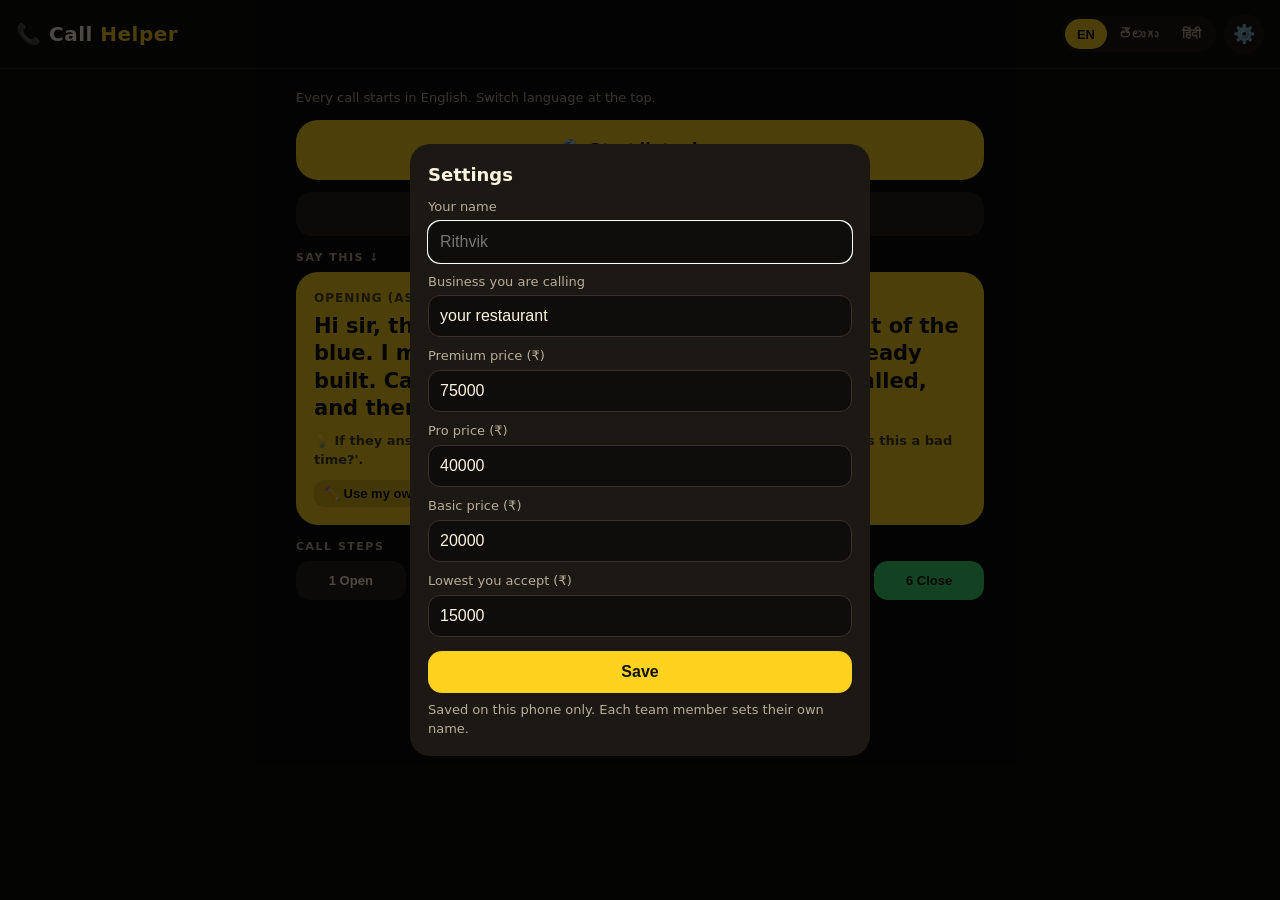
<file: call-helper/index.html>
<!doctype html>
<html lang="en">
<head>
<meta charset="utf-8">
<meta name="viewport" content="width=device-width,initial-scale=1,viewport-fit=cover">
<meta name="robots" content="noindex,nofollow">
<meta name="theme-color" content="#0f0d0b">
<title>Call Helper</title>
<link rel="manifest" href="manifest.webmanifest">
<link rel="icon" href="icon-192.png">
<link rel="apple-touch-icon" href="icon-192.png">
<style>
:root{--bg:#0f0d0b;--card:#1c1814;--ink:#fff4de;--mute:#b9ad98;--y:#ffd21f;--r:#e2231a;--g:#3ddc6f}
*{box-sizing:border-box;margin:0;padding:0;-webkit-tap-highlight-color:transparent}
body{background:var(--bg);color:var(--ink);font:16px/1.45 system-ui,-apple-system,Segoe UI,Roboto,sans-serif;min-height:100vh;padding:env(safe-area-inset-top) 0 env(safe-area-inset-bottom)}
header{display:flex;align-items:center;justify-content:space-between;padding:14px 16px;position:sticky;top:0;background:var(--bg);z-index:5;border-bottom:1px solid #2a241e}
h1{font-size:20px;letter-spacing:.5px}h1 b{color:var(--y)}
.wrap{padding:14px 16px 120px;max-width:720px;margin:0 auto}
.row{display:flex;gap:8px;flex-wrap:wrap;align-items:center}
.seg{display:flex;background:var(--card);border-radius:999px;padding:3px}
.seg button{border:0;background:none;color:var(--mute);font-weight:700;padding:7px 12px;border-radius:999px;font-size:13px}
.seg button.on{background:var(--y);color:#111}
.icon{border:0;background:var(--card);color:var(--ink);border-radius:999px;width:40px;height:40px;font-size:18px}
#mic{width:100%;border:0;border-radius:22px;padding:18px;font-size:20px;font-weight:800;background:var(--y);color:#111;margin:12px 0;display:flex;align-items:center;justify-content:center;gap:10px}
#mic.live{background:var(--r);color:#fff;animation:pulse 1.4s infinite}
@keyframes pulse{0%{box-shadow:0 0 0 0 rgba(226,35,26,.6)}70%{box-shadow:0 0 0 16px rgba(226,35,26,0)}100%{box-shadow:0 0 0 0 rgba(226,35,26,0)}}
.label{font-size:11px;font-weight:800;letter-spacing:1.5px;text-transform:uppercase;color:var(--mute);margin:14px 0 6px}
#heard{background:var(--card);border-radius:16px;padding:12px 14px;min-height:56px;color:var(--mute);font-size:15px}
#heard .fin{color:var(--ink)}
#reply{background:var(--y);color:#111;border-radius:22px;padding:18px;margin-top:6px;transition:transform .2s}
#reply.pop{transform:scale(1.02)}
#reply .tag{font-size:12px;font-weight:800;letter-spacing:1px;text-transform:uppercase;opacity:.7}
#reply .say{font-size:23px;font-weight:800;line-height:1.3;margin-top:6px}
#reply .te{font-size:20px;font-weight:700;line-height:1.35;margin-top:10px;padding-top:10px;border-top:2px dashed rgba(0,0,0,.2)}
#reply .sig{font-size:14px;font-weight:800;margin-top:8px;background:rgba(0,0,0,.12);border-radius:10px;padding:6px 10px;display:inline-block}
#reply .alt{font-size:15px;font-weight:600;margin-top:10px;opacity:.8}
#reply .alt:before{content:"ALTERNATIVE: ";font-weight:900;font-size:11px;letter-spacing:1px}
#own{border:0;background:rgba(0,0,0,.12);border-radius:10px;padding:6px 10px;font-weight:800;font-size:13px;margin-top:10px;color:#111}
#reply .tip{font-size:13px;margin-top:10px;font-weight:600;opacity:.75}
.chips{display:flex;gap:8px;flex-wrap:wrap}
.chip{border:1px solid #3a322a;background:var(--card);color:var(--ink);border-radius:999px;padding:9px 13px;font-size:14px;font-weight:600}
.chip.alt{border-color:var(--y);color:var(--y)}
.steps{display:grid;grid-template-columns:repeat(4,1fr);gap:6px}
.steps button{border:0;border-radius:14px;padding:12px 4px;font-weight:800;font-size:13px;background:#2a241e;color:var(--ink)}
.steps button.close{background:var(--g);color:#06210f}
dialog{border:0;border-radius:20px;background:var(--card);color:var(--ink);padding:18px;width:min(92vw,460px);margin:auto}
dialog::backdrop{background:rgba(0,0,0,.7)}
#endDlg label{display:block;font-size:13px;color:var(--mute);margin-top:12px}
#endDlg input{width:100%;padding:11px;border-radius:12px;border:1px solid #3a322a;background:var(--bg);color:var(--ink);font-size:16px;margin-top:4px}
dialog label{display:block;font-size:13px;color:var(--mute);margin-top:10px}
dialog input{width:100%;padding:11px;border-radius:12px;border:1px solid #3a322a;background:var(--bg);color:var(--ink);font-size:16px;margin-top:4px}
.btn{border:0;border-radius:14px;padding:12px 16px;font-weight:800;background:var(--y);color:#111;margin-top:14px;width:100%;font-size:16px}
.note{font-size:13px;color:var(--mute);margin-top:8px}
.warn{background:#3a1512;color:#ffb4ad;border-radius:14px;padding:10px 12px;font-size:14px;margin-top:10px;display:none}
body.simple .extra{display:none!important}
#more{border:0;background:none;color:var(--mute);font-weight:700;font-size:14px;width:100%;padding:14px;margin-top:10px;text-decoration:underline}
body.simple #reply .say{font-size:21px}body.simple #reply .te{font-size:18px}
.callbar{display:flex;gap:8px;margin-top:10px}
.callbar button{flex:1;border:0;border-radius:16px;padding:13px;font-weight:800;font-size:15px}
#endCall{background:var(--g);color:#06210f;display:none}
#statsBtn{background:#2a241e;color:var(--ink)}
.out{display:grid;grid-template-columns:repeat(3,1fr);gap:8px;margin-top:12px}
.out button{border:0;border-radius:16px;padding:16px 6px;font-weight:800;font-size:15px}
.score{font-size:54px;font-weight:900;color:var(--y);line-height:1}
.tipline{background:var(--bg);border-radius:12px;padding:10px 12px;margin-top:8px;font-size:14px}
.good{border-left:4px solid var(--g)}.bad{border-left:4px solid var(--r)}
.grid2{display:grid;grid-template-columns:1fr 1fr;gap:8px;margin-top:10px}
.stat{background:var(--bg);border-radius:14px;padding:12px}.stat b{display:block;font-size:26px;color:var(--y)}
dialog{max-height:88vh;overflow:auto}
#hist .h{background:var(--card);border-radius:12px;padding:8px 12px;margin-top:6px;font-size:14px;color:var(--mute)}
</style>
</head>
<body class="simple">
<header>
  <h1>📞 Call <b>Helper</b></h1>
  <div class="row">
    <div class="seg" id="lang"><button data-l="en-IN" class="on">EN</button><button data-l="te-IN">తెలుగు</button><button data-l="hi-IN">हिंदी</button></div>
    <button class="icon" id="setBtn" aria-label="Settings">⚙️</button>
  </div>
</header>

<div class="wrap">
  <div class="warn" id="warn"></div>
  <button id="langHint" style="display:none;width:100%;border:0;border-radius:16px;padding:14px;margin-top:10px;font-weight:800;font-size:16px;background:var(--g);color:#06210f"></button>
  <p class="note" style="margin-top:6px">Every call starts in English. Switch language at the top.</p>
  <button id="mic">🎙️ Start listening</button>
  <div class="callbar"><button id="endCall">✅ End call &amp; review</button><button id="statsBtn">📊 My calls</button></div>
  <p class="note extra">Call on <b>speaker</b> on your phone. Open this app on a <b>second phone or laptop</b> next to it. Choose EN or తెలుగు to match what the owner speaks.</p>

  <div class="label extra">They said</div>
  <div id="heard" class="extra">…waiting</div>

  <div class="label">Say this ↓</div>
  <div id="reply">
    <div class="tag" id="rTag">Start of call</div>
    <div class="sig" id="rSig"></div>
    <div class="say" id="rEn"></div>
    <div class="te" id="rTe"></div>
    <div class="alt" id="rAlt"></div>
    <div class="tip" id="rTip"></div>
    <button id="own">✏️ Use my own words</button>
  </div>

  <div class="label extra">Or maybe</div>
  <div class="chips extra" id="alts"></div>

  <div class="label">Call steps</div>
  <div class="steps" style="grid-template-columns:repeat(6,1fr)">
    <button data-i="open">1 Open</button>
    <button data-i="ask">2 Ask</button>
    <button data-i="hook">3 Money</button>
    <button data-i="packages">4 Prices</button>
    <button data-i="meeting">5 Visit</button>
    <button data-i="yes" class="close">6 Close</button>
  </div>

  <div class="label extra">Tap what they said (if the mic missed it)</div>
  <div class="chips extra" id="manual"></div>

  <div class="label extra">This call</div>
  <div id="hist" class="extra"></div>
  <button id="more">Show more ▾</button>
</div>

<dialog id="endDlg">
  <h2 style="font-size:18px">How did the call go?</h2>
  <div class="out">
    <button data-o="deal" style="background:var(--g);color:#06210f">✅ Deal</button>
    <button data-o="callback" style="background:var(--y);color:#111">📅 Callback</button>
    <button data-o="no" style="background:var(--r);color:#fff">❌ No</button>
  </div>
  <label>Note (optional)<input id="endNote" placeholder="e.g. wants to see it in person"></label>
</dialog>
<dialog id="revDlg"><div id="revBody"></div><button class="btn" data-close>Got it</button></dialog>
<dialog id="statsDlg"><div id="statsBody"></div><button class="btn" id="exportBtn" style="background:#2a241e;color:var(--ink)">⬇️ Download calls as text</button><button class="btn" data-close>Close</button></dialog>
<dialog id="settings">
  <h2 style="font-size:18px">Settings</h2>
  <label>Your name<input id="sName" placeholder="Rithvik"></label>
  <label>Business you are calling<input id="sBiz" placeholder="e.g. Moyaaah"></label>
  <label>Premium price (₹)<input id="sP3" inputmode="numeric"></label>
  <label>Pro price (₹)<input id="sP2" inputmode="numeric"></label>
  <label>Basic price (₹)<input id="sP1" inputmode="numeric"></label>
  <label>Lowest you accept (₹)<input id="sMin" inputmode="numeric"></label>
  <button class="btn" id="save">Save</button>
  <p class="note">Saved on this phone only. Each team member sets their own name.</p>
</dialog>

<script>
const $ = (s) => document.querySelector(s);
const DEF = { name: "", biz: "your restaurant", p3: 75000, p2: 40000, p1: 20000, min: 15000 };
let S = DEF;
try { S = { ...DEF, ...JSON.parse(localStorage.getItem("ch-set") || "{}") }; } catch (e) {}
const inr = (n) => "₹" + Number(n).toLocaleString("en-IN");
const fill = (t) => t.replace(/\{name\}/g, S.name || "[your name]").replace(/\{biz\}/g, S.biz).replace(/\{p3\}/g, inr(S.p3)).replace(/\{p2\}/g, inr(S.p2)).replace(/\{p1\}/g, inr(S.p1)).replace(/\{min\}/g, inr(S.min));

/* ---------- replies: English + Telugu (as spoken in Hyderabad) ---------- */
const R = {
  open: { tag: "Opening (ask permission)", en: "Hi sir, this is {name}. I know I'm calling out of the blue. I made a website for {biz}, already built. Can I take 30 seconds to tell you why I called, and then you decide?", te: "Namaskaram sir, nenu {name}. Suddenga call chestunnanu, sorry. {biz} kosam oka website already ready chesanu. Endhuku call chesano 30 seconds lo cheppana? Tarvatha meere decide cheyandi.", tip: "Never ask 'is this a bad time?'. It is the worst opener. Call between 3 and 5 PM." },
  ask: { tag: "Ask questions (let him talk)", en: "Quick question sir: roughly how many orders a day come from Zomato and Swiggy? And do people book tables by phone or on Zomato?", te: "Chinna question sir: roju dadapu entha orders Zomato Swiggy nunchi vastayi? Table booking phone lo na, Zomato lo na?", tip: "Write down his number. Use it in the money step: his orders x ₹110 commission x 30 days." },
  hook: { tag: "Money hook", en: "Sir, Zomato and Swiggy take around 20 to 30 percent on every order. With your own website people order directly on WhatsApp, zero commission. Just 3 orders a day saves you about ten thousand a month.", te: "Sir, Zomato Swiggy prathi order meeda 20-30 percent teeskuntaru. Mee own website tho direct WhatsApp lo order vastundi, commission zero. Roju 3 orders vachina, nelaki dadapu padi velu save avtundi.", tip: "Pause after 'ten thousand a month'. Let it sink in." },
  packages: { tag: "Prices (big first)", en: "We have three options. Premium is {p3} with a full year of updates. Most people take Pro at {p2}. Basic is {p1}. And you can pay in parts.", te: "Moodu options unnayi sir. Premium {p3}, full year updates tho. Ekkuva mandi Pro teeskuntaru, {p2}. Basic {p1}. Installments lo kuda pay cheyochu.", tip: "Always say Premium first. Then stop talking." },
  yes: { tag: "Close the deal", en: "Great sir! Let's lock it now. I'll put it live on your own domain this week. Fifty percent now and the rest on launch day. Shall I send the details on WhatsApp?", te: "Super sir! Ee week lone mee own domain lo live chestanu. Ippudu 50 percent, migathadi launch roju. Details WhatsApp lo pampana?", tip: "Confirm everything in one WhatsApp message after the call." },
  price_high: { tag: "Too expensive", en: "Fair question sir, compared to what? If it's the commission you pay Zomato every month, this pays for itself. And I can do Basic at {p1}, or split Pro into small monthly payments.", te: "Artham ayyindi sir. Commission save ayyedi tho idi mee daggara nunchi kharchu kaadu, adhe recover avtundi. Basic {p1} ki chestanu, leda Pro ni chinna monthly payments lo cheyochu.", tip: "Never drop the price without removing something." },
  lowball: { tag: "Very low offer", en: "Sir, the domain and setup alone cost more than that. My lowest is {min}, and only if you post one Instagram reel tagging me.", te: "Sir, domain inka setup ke anthakante ekkuva avtundi. Na lowest {min}, adi kuda meeru Instagram lo okka reel lo nannu tag chesthe.", tip: "Then stay quiet. Let him answer first." },
  have_apps: { tag: "Already on Zomato / Instagram", en: "That's great sir, keep them. But those are rented. Zomato takes a cut on every order. A website is yours, no cut, and people find you on Google.", te: "Manchidhe sir, avi alage unchandi. Kani avi rent laantivi, Zomato prathi order ki cut teeskuntundi. Website mee sontham, cut ledu, Google lo kuda kanipistaru.", tip: "" },
  think: { tag: "Let me think", en: "Of course sir. I'll send the link now so you can try it. I can hold this price till Sunday, after that it goes back to normal.", te: "Sare sir, thappakunda. Ippude link pampistanu, try cheyandi. Ee price Sunday varaku hold chestanu, tarvatha normal price.", tip: "Ask: 'Shall I call you Saturday at 4?'" },
  not_interested: { tag: "Not interested", en: "Totally fine sir. Can I ask, is that because you get enough orders already, or because a website never worked for you before? Just one look, it's already built for {biz}, it takes two minutes. If you don't like it, I won't disturb you again.", te: "Parledu sir. Okkasari chudandi chalu, {biz} kosam already ready ga undi, rendu nimishalu. Nachakapothe malli disturb cheyanu.", tip: "If he says no twice, thank him and end politely." },
  busy: { tag: "Busy now", en: "Sorry sir, I'll be quick. Can I send the link on WhatsApp and call you back at a better time, maybe 4 PM?", te: "Sorry sir, short ga chepta. WhatsApp lo link pampi, meeku free unnappudu call cheyana? Saayantram 4 ki okay na?", tip: "3 to 5 PM is the best time for restaurants." },
  relative: { tag: "Someone else can make it", en: "Sure sir. But can they make this? Open the link and try the burger builder and the slot machine. This is a custom build, not a template.", te: "Sare sir. Kani idi cheyagalara? Link open chesi burger builder, slot machine try cheyandi. Idi custom ga chesindi, template kaadu.", tip: "Show, don't argue." },
  who: { tag: "Who are you?", en: "Sir, I'm {name}, I build websites for restaurants in Hyderabad. I liked your reels on Instagram, so I made a demo site for {biz} first.", te: "Sir, nenu {name}, Hyderabad lo restaurants ki websites chestanu. Mee Instagram reels nachayi, anduke mundu {biz} kosam demo website chesanu.", tip: "" },
  why_website: { tag: "Why do I need a website?", en: "Three reasons sir: direct orders with no commission, people find you on Google when they search best burger in Banjara Hills, and table bookings come straight to you.", te: "Moodu reasons sir: commission lekunda direct orders, Google lo 'best burger Banjara Hills' ani search chesthe meeru kanipistaru, inka table bookings direct ga meeke vastayi.", tip: "" },
  send_details: { tag: "Send details", en: "Sure sir, sending it on WhatsApp now. One thing so I send the right info: what matters more to you, more direct orders or more table bookings? I'll call you tomorrow at 4 to hear what you think, okay?", te: "Sare sir, ippude WhatsApp lo pampistanu. Correct info pampataniki okka question: meeku ekkuva important edi, direct orders aa leka table bookings aa? Repu 4 ki call chesi mee opinion adugutanu, okay na?", tip: "Send the demo on WhatsApp right after the call." },
  payment: { tag: "Payment / advance", en: "Very simple sir: fifty percent to start, the rest only when it's live on your domain. Or pay in small monthly parts.", te: "Chala simple sir: start cheyadaniki 50 percent, migathadi mee domain lo live ayyaka matrame. Leda chinna monthly installments lo.", tip: "" },
  trust: { tag: "Is this real / trust", en: "Totally fair sir. You've already seen the site, it's live. You pay the rest only after it's live on your own domain. No risk.", te: "Correct ga adigaru sir. Site already live lo chusaru. Mee domain lo live ayyake migathadi pay cheyandi. Risk emi ledu.", tip: "" },
  updates: { tag: "Changes later?", en: "Yes sir, prices and new burgers can be changed anytime. Pro includes three months of updates, Premium a full year.", te: "Avunu sir, prices, kotha burgers eppudaina marchochu. Pro lo moodu nelalu updates, Premium lo full year.", tip: "" },
  how_much: { tag: "Asking price early", en: "It depends on what you need sir. First see the site I made for {biz}. Then I'll give you three options, starting small. Shall I send the link now?", te: "Meeku em kavalo daani meeda depend avtundi sir. Mundu {biz} kosam chesina site chudandi. Tarvatha moodu options chepta, chinna dhaani nunchi. Ippude link pampana?", tip: "Do not say a number before he has seen the site." },
  time: { tag: "How long?", en: "Very fast sir. The site is already built. Your own domain can be live in two to three days.", te: "Chala fast sir. Site already ready. Mee own domain lo rendu moodu rojullo live chestanu.", tip: "" },
};

Object.assign(R, {
  gatekeeper: { tag: "Owner not there (staff answered)",
    en: "No problem at all. Who looks after the website and online orders there? What's his name, and when is the best time to catch him? I'll send the demo I made for {biz} on WhatsApp so he can see it first.",
    te: "Parledu andi. Akkada website, online orders evaru chustaru? Vaari peru enti, eppudu call chesthe dorukutaru? {biz} kosam chesina demo WhatsApp lo pampistanu, mundu chustaru.",
    tip: "Be honest and short. Write down the owner's name and the time. Next call, ask for him by name." },
  have_website: { tag: "We already have a website",
    en: "That's great sir. Quick question: does it take orders on WhatsApp, and does it show up when people search best burger near Banjara Hills? Let me show you the difference in two minutes.",
    te: "Chala manchidi sir. Okka question: adi WhatsApp lo orders teesukuntunda, 'best burger Banjara Hills' ani search chesthe kanipistunda? Rendu nimishallo difference chupistanu.",
    tip: "Don't attack his old site. Ask, then show the demo." },
  bad_experience: { tag: "Tried before, didn't work",
    en: "I'm sorry that happened sir. That's exactly why the site is already built: you see it first. And you pay the rest only after it's live and you're happy. No risk.",
    te: "Ala jarigindante sorry sir. Anduke site mundu ready chesanu, meeru mundu chudandi. Live ayyi meeku nachaka matrame migathadi pay cheyandi. Risk ledu.",
    tip: "Ask what went wrong last time, then promise the opposite." },
  meeting: { tag: "Interested → book a visit",
    en: "Great sir. Does it make sense for me to come and show you on my phone, ten minutes? Tomorrow at 4 PM or Saturday at 11 AM, which is better?",
    te: "Super sir. Naa phone lo chupinchadaniki padi nimishalu vasthanu, okay na? Repu saayantram 4 ki aa, leka Saturday podduna 11 ki aa, edi better?",
    tip: "Give two times, never 'when are you free'. Lock it before you hang up." },
});
Object.assign(R, {
  what_do: { tag: "What exactly do you do?", en: "Simple sir: I build websites for restaurants that bring direct orders on WhatsApp, with no Zomato commission. I already made one for {biz}. Can I show you?", te: "Simple sir: restaurants ki websites chestanu, Zomato commission lekunda WhatsApp lo direct orders vastayi. {biz} kosam already okati chesanu. Chupinchana?" },
  partner: { tag: "Need to ask my partner", en: "Of course sir, it should be both of you. Shall I come show you both together, tomorrow at 4 or Saturday at 11?", te: "Thappakunda sir, iddaru kalisi chudali. Iddariki kalipi chupistanu, repu 4 ki aa Saturday 11 ki aa?" },
  internal: { tag: "We do it ourselves", en: "That's smart sir, keeping control. Quick question: does what you have now take direct WhatsApp orders and show up on Google? If yes, I won't waste your time.", te: "Manchidi sir, control meedagge undali. Okka question: ippudu unnadi WhatsApp lo direct orders teesukuntunda, Google lo kanipistunda? Ayithe mee time waste cheyanu." },
  exit: { tag: "Clear no: exit politely", en: "No problem at all sir, thanks for your time. If you ever want direct orders without commission, just call me. Have a great day.", te: "Parledu sir, mee time ki thanks. Eppudaina commission lekunda direct orders kavali ante call cheyandi. Have a nice day." },
});
const HI_EXTRA = {
  what_do: "Simple sir: restaurants ke liye website banata hoon jisse WhatsApp pe direct order aate hain, Zomato commission ke bina. {biz} ke liye ek bana diya hai. Dikhaun?",
  partner: "Bilkul sir, dono milke dekhiye. Kal 4 baje ya Saturday 11 baje dono ko saath dikha doon?",
  internal: "Smart hai sir, control aapke paas. Ek sawaal: abhi wala WhatsApp pe direct order leta hai aur Google pe dikhta hai? Agar haan, toh aapka time waste nahi karunga.",
  exit: "Koi baat nahi sir, time dene ke liye shukriya. Kabhi bina commission direct orders chahiye ho toh call kariye. Aapka din achha ho.",
};
/* what the prospect really means + a second option (Acknowledge → Reframe → Ask) */
const SIG = {
  price_high: ["🟠 Price worry: he isn't sure it pays back", "Totally fair sir. If it brought just three direct orders a day, would it be worth it?"],
  lowball: ["🟠 Testing you: he wants a win, not ₹5k", "Sir, I can't do that price, but I can make it easy: small monthly payments. Would that help?"],
  have_apps: ["🟡 Comfort with what he has", "Keep Zomato sir. This just adds orders where you keep 100%. How many orders a day do you get there now?"],
  think: ["🟡 Not sure yet: needs proof", "Of course sir. What would you need to see to feel sure?"],
  not_interested: ["🔴 Brush-off: hasn't seen the value", "Fair enough sir. Just curious, is that because orders are already enough?"],
  busy: ["🟡 Bad moment, not a no", "No problem sir. Tomorrow 4 PM or Saturday 11 AM, which is easier?"],
  relative: ["🟡 Wants to save money", "Great sir. Can I just show you what's possible so you can compare? Two minutes."],
  who: ["🟡 Suspicious: wants to know you're real", "Sir, I'm local, from Hyderabad. I liked your Instagram, so I built a demo first. Can I show you?"],
  why_website: ["🟢 Curious: open to hearing more", "Mainly one reason sir: orders without commission. How much do you pay Zomato in a month, roughly?"],
  send_details: ["email", "e-mail", "mail me", "🟡 Soft no or real interest", "Sure sir. So I send the right thing: more orders or more table bookings, which matters more?"],
  payment: ["🟢 Buying signal: thinking about paying", "Very easy sir: half to start, rest after launch. Shall we start this week?"],
  trust: ["🟠 Fear of being cheated", "Fair sir. You pay the rest only after it's live and you're happy. What else would make you comfortable?"],
  updates: ["🟢 Buying signal: imagining using it", "Yes sir, anytime. What would you change first, prices or new burgers?"],
  time: ["🟢 Buying signal: planning ahead", "Two or three days sir. Shall I block this week for you?"],
  how_much: ["🟢 Buying signal: price question", "Sir, first let me show you, then I'll give three options. Tomorrow 4 or Saturday 11?"],
  gatekeeper: ["⚪ Not the decision maker", "Who decides on things like this, and what's the best time to reach them?"],
  have_website: ["🟡 Has an alternative: compare, don't attack", "Nice sir. When was it last updated? Does it take WhatsApp orders?"],
  bad_experience: ["🟠 Burned before: needs no-risk", "Sorry to hear that sir. What went wrong last time?"],
  meeting: ["🟢 Buying signal: interested", "Shall I come tomorrow at 4? Ten minutes only."],
  yes: ["🟢 Ready: close now", "Super sir. Fifty percent now, rest on launch. Shall I send the details on WhatsApp now?"],
  what_do: ["🟢 Curious: give a one-line answer", "In short sir: more orders, zero commission. Can I show you?"],
  partner: ["🟡 Shared decision", "What do you think your partner will ask? Let's answer it together."],
  internal: ["🟡 Already has a way: find the gap", "How do people order directly from you today?"],
  exit: ["🔴 Clear no: respect it", "Thank you sir. Have a great day."],
};
const BUY = ["payment", "updates", "time", "how_much", "meeting", "yes", "why_website", "what_do"];
const HI = {
  gatekeeper: "Koi baat nahi ji. Wahan website aur online orders kaun dekhte hain? Unka naam kya hai, aur kab call karun toh milenge? {biz} ke liye bana demo WhatsApp pe bhej deta hoon, pehle dekh lenge.",
  have_website: "Bahut achha sir. Ek sawaal: kya woh WhatsApp pe order leti hai, aur 'best burger Banjara Hills' search karne pe dikhti hai? Do minute mein farak dikhata hoon.",
  bad_experience: "Sorry sir, aisa hua. Isiliye site pehle se bana di hai, aap pehle dekhiye. Live hone aur pasand aane ke baad hi baaki paisa dijiye. Koi risk nahi.",
  meeting: "Badhiya sir. Das minute ke liye aake apne phone pe dikha doon? Kal shaam 4 baje ya Saturday subah 11 baje, kaunsa theek rahega?",
  open: "Namaste sir, main {name} bol raha hoon. Pata hai achanak call kiya hai. Maine {biz} ke liye ek website already bana di hai. 30 second mein bataun kyun call kiya, phir aap decide kariye?",
  ask: "Ek chhota sa sawaal sir: roz lagbhag kitne orders Zomato aur Swiggy se aate hain? Table booking phone pe hoti hai ya Zomato pe?",
  hook: "Sir, Zomato Swiggy har order pe 20-30 percent lete hain. Apni website se log seedha WhatsApp pe order karenge, commission zero. Roz sirf 3 order bhi aaye toh mahine ke lagbhag das hazaar bachenge.",
  packages: "Teen options hain sir. Premium {p3}, poore saal ke updates ke saath. Zyada log Pro lete hain, {p2}. Basic {p1}. Aur installments mein bhi de sakte hain.",
  yes: "Badhiya sir! Isi hafte aapke apne domain pe live kar dunga. Abhi 50 percent, baaki launch ke din. Details WhatsApp pe bhej doon?",
  price_high: "Sahi sawaal sir, kis ke mukable? Jo commission aap har mahine Zomato ko dete ho, usi se yeh wapas aa jayega. Basic {p1} mein kar dunga, ya Pro ko chhoti monthly kishton mein.",
  lowball: "Sir, domain aur setup hi usse zyada ka padta hai. Mera sabse kam {min} hai, woh bhi agar aap ek Instagram reel mein mujhe tag karein.",
  have_apps: "Bahut achha sir, woh rakhiye. Par woh kiraye jaise hain, Zomato har order pe cut leta hai. Website aapki apni hai, koi cut nahi, aur Google pe bhi dikhenge.",
  think: "Bilkul sir. Abhi link bhejta hoon, try kariye. Yeh price Sunday tak hold karta hoon, uske baad normal price.",
  not_interested: "Koi baat nahi sir. Ek baat poochhun, orders already kaafi aate hain ya pehle website se fayda nahi hua? Bas ek baar dekh lijiye, {biz} ke liye ready hai, do minute lagenge.",
  busy: "Sorry sir, jaldi bolta hoon. WhatsApp pe link bhej ke baad mein call karun? Shaam 4 baje theek rahega?",
  relative: "Zaroor sir. Par kya woh yeh bana sakte hain? Link kholke burger builder aur slot machine try kariye. Yeh custom bana hai, template nahi.",
  who: "Sir, main {name}, Hyderabad mein restaurants ki websites banata hoon. Aapke Instagram reels achhe lage, isliye pehle {biz} ke liye demo bana diya.",
  why_website: "Teen wajah sir: bina commission ke direct orders, Google pe 'best burger Banjara Hills' search karne pe aap dikhenge, aur table booking seedha aapko.",
  send_details: "Haan sir, abhi WhatsApp pe bhejta hoon. Sahi info bhejne ke liye ek sawaal: aapke liye zyada zaroori kya hai, direct orders ya table bookings? Kal 4 baje call karke aapki raay poochhunga, theek hai?",
  payment: "Bahut simple sir: shuru karne ke liye 50 percent, baaki tab jab aapke domain pe live ho jaye. Ya chhoti monthly kishton mein.",
  trust: "Bilkul sahi sawaal sir. Site aapne live dekh li hai. Aapke domain pe live hone ke baad hi baaki paisa dijiye. Koi risk nahi.",
  updates: "Haan sir, price aur naye burger kabhi bhi badal sakte hain. Pro mein teen mahine updates, Premium mein poora saal.",
  time: "Bahut jaldi sir. Site already ready hai. Aapke apne domain pe do teen din mein live.",
  how_much: "Aapko kya chahiye uspe depend karta hai sir. Pehle {biz} ke liye bani site dekhiye. Phir teen options bataunga, chhote se shuru. Abhi link bhejoon?",
};
Object.assign(HI, HI_EXTRA);
for (const k in HI) if (R[k]) R[k].hi = HI[k];
R.ask.tip = "One or two questions only. On cold calls you earn questions; sell the next step. Note his order number for the money step.";
R.hook.tip = "Pause after the saving. Successful cold calls: you talk a little more than him (about 55%).";
R.open.tip = "If they answer in Telugu or Hindi, tap తెలుగు or हिंदी at the top. Never ask 'is this a bad time?'.";

/* words that point to each situation (English, Telugu script, and Telugu typed in English) */
const K = {
  price_high: ["mehenga", "mahanga", "bahut zyada", "महंगा", "ज़्यादा", "ज्यादा", "कम करो", "कम कीजिए", "expensive", "costly", "too much", "high", "budget", "discount", "reduce", "less", "cheap", "ekkuva", "ekuva", "thaggi", "taggi", "ఎక్కువ", "ధర", "రేటు", "తగ్గించ", "తగ్గి", "డిస్కౌంట్", "బడ్జెట్"],
  have_apps: ["pehle se hai", "पहले से", "ज़ोमैटो", "जोमैटो", "स्विगी", "zomato", "swiggy", "instagram", "already on", "facebook", "జొమాటో", "స్విగ్గీ", "ఇన్‌స్టాగ్రామ్", "ఇన్స్టాగ్రామ్", "ఉంది కదా"],
  think: ["soch ke", "sochta", "baad mein", "कल", "सोच", "बाद में", "बताऊंगा", "बताता हूं", "think", "later", "tomorrow", "next week", "consider", "decide", "alochis", "aalochis", "chepta", "ఆలోచి", "తర్వాత", "రేపు", "చెప్తా", "చూద్దాం"],
  not_interested: ["nahi chahiye", "zaroorat nahi", "नहीं चाहिए", "ज़रूरत नहीं", "जरूरत नहीं", "not interested", "no need", "don't need", "dont need", "not required", "no thanks", "vaddu", "avasaram ledu", "వద్దు", "అవసరం లేదు", "ఇంట్రెస్ట్ లేదు"],
  busy: ["don't have time", "dont have time", "no time", "time ledu", "టైం లేదు", "time nahi", "टाइम नहीं", "call me later", "call later", "later call", "abhi nahi", "अभी नहीं", "व्यस्त", "busy", "call later", "meeting", "driving", "not now", "ippudu kaadu", "బిజీ", "ఇప్పుడు కాదు", "తర్వాత కాల్"],
  relative: ["nephew", "son", "friend", "cousin", "brother", "my guy", "someone", "myself", "free website", "తమ్ముడు", "అబ్బాయి", "ఫ్రెండ్", "మా వాడు", "కొడుకు"],
  who: ["kaun", "कौन", "कहां से", "who are you", "who is this", "which company", "how did you get", "number", "evaru", "ఎవరు", "ఏ కంపెనీ", "నంబర్"],
  why_website: ["kyun", "क्यों", "फायदा", "फ़ायदा", "why", "what use", "benefit", "need a website", "why website", "use enti", "enduku", "ఎందుకు", "ఉపయోగం", "లాభం"],
  send_details: ["bhejo", "bhej do", "भेजो", "भेज दो", "भेजिए", "send", "whatsapp", "details", "share", "link", "pampu", "పంపు", "పంపండి", "వాట్సాప్", "డీటెయిల్స్"],
  payment: ["advance", "payment", "pay", "installment", "emi", "upfront", "money first", "పేమెంట్", "అడ్వాన్స్", "డబ్బులు"],
  trust: ["dhokha", "bharosa", "धोखा", "भरोसा", "fake", "scam", "fraud", "trust", "guarantee", "real", "sure", "నమ్మకం", "గ్యారెంటీ", "మోసం"],
  updates: ["change", "update", "edit", "menu", "add burger", "new burger", "new item", "modify", "maintenance", "మార్చ", "అప్డేట్", "మార్పు"],
  gatekeeper: ["not here", "not available", "he is out", "owner is not", "sir is not", "manager", "boss", "i'm staff", "call the owner", "owner ledu", "sir ledu", "bayataki", "బయటకి", "లేరు", "ఓనర్ లేరు", "సార్ లేరు", "sir nahi hai", "malik nahi", "मालिक नहीं", "सर नहीं हैं", "बाहर गए"],
  have_website: ["provider", "agency", "someone does our", "already have someone", "vendor", "have a website", "already have website", "our website", "website undi", "website hai", "వెబ్‌సైట్ ఉంది", "వెబ్సైట్ ఉంది", "वेबसाइट है"],
  bad_experience: ["tried before", "didn't work", "did not work", "waste", "no use", "useless", "cheated", "last time", "mundu chesam", "pehle banaya", "pehle bhi", "ఉపయోగం లేదు", "వేస్ట్", "पहले बनाया", "कोई फायदा नहीं"],
  meeting: ["sounds good", "interesting", "nice", "looks good", "show me", "come and show", "bagundi", "chala bagundi", "accha hai", "achha hai", "dikhao", "బాగుంది", "చూపించండి", "अच्छा है", "दिखाओ", "दिखाइए"],
  what_do: ["what do you do", "what exactly", "what is this about", "what are you selling", "em chestaru", "enti idi", "ఏం చేస్తారు", "kya karte ho", "kya bechte", "क्या करते"],
  partner: ["partner", "my brother", "ask my", "discuss with", "family", "bhagaswamy", "భాగస్వామి", "అన్నయ్య", "partner se", "bhai se", "पार्टनर"],
  internal: ["ourselves", "internally", "in house", "in-house", "our own team", "we do it", "memu chesukuntam", "మేమే", "khud karte", "hum khud", "खुद"],
  how_much: ["kitna", "kitne ka", "कितना", "कितने का", "how much", "what is the price", "what's the price", "your price", "price enti", "charges", "what is the cost", "what's the cost", "cost enta", "entha avutundi", "price enta", "rate enta", "ఎంత", "ఖర్చు ఎంత", "రేటు ఎంత"],
  time: ["kitne din", "कितने दिन", "कब तक", "how long", "how many days", "when", "time", "ready", "enni rojulu", "ఎన్ని రోజులు", "ఎప్పుడు", "టైం"],
  yes: ["theek hai", "chalo", "ठीक है", "चलो", "हाँ करो", "कर दो", "okay", "ok", "deal", "done", "let's do", "lets do", "go ahead", "interested", "fine", "sare", "సరే", "ఓకే", "చేయండి", "చెయ్యండి"],
};
const LABEL = { price_high: "Too expensive", lowball: "Very low offer", have_apps: "Have Zomato/Insta", think: "Let me think", not_interested: "Not interested", busy: "Busy", relative: "Someone else will make", who: "Who are you", why_website: "Why website", send_details: "Send details", payment: "Payment", trust: "Trust", updates: "Changes later", time: "How long", yes: "Yes / OK", how_much: "How much?", gatekeeper: "Owner not there", what_do: "What do you do?", partner: "Ask my partner", internal: "We do it ourselves", have_website: "Have a website", bad_experience: "Tried before", meeting: "Sounds good" };

/* a low number like 5k / 5000 / ఐదు వేలు means a lowball offer */
function lowNumber(t) {
  const m = t.replace(/,/g, "").match(/(\d+(?:\.\d+)?)\s*(k|thousand|వేల|వేలు)?/g) || [];
  for (const s of m) {
    let n = parseFloat(s);
    if (/k|thousand|వేల/.test(s)) n *= 1000;
    if (n >= 1000 && n < S.min) return true;
  }
  return /(ఐదు|పది|five|ten|paanch|panch|das|पांच|पाँच|दस|aidu|padi)\s*(వేల|thousand|k|hazaar|hazar|हज़ार|हजार|velu|vela)/.test(t);
}

function classify(text) {
  const t = text.toLowerCase();
  const scores = [];
  if (lowNumber(t)) scores.push(["lowball", 5]);
  for (const [k, words] of Object.entries(K)) {
    let s = 0;
    for (const w of words) {
      // short English words must match whole words ("ok" should not match "book")
      const hit = /^[a-z' ]{1,5}$/.test(w) ? new RegExp("(^|[^a-z])" + w + "([^a-z]|$)").test(t) : t.includes(w);
      if (hit) s += w.length > 4 ? 2 : 1;
    }
    if (s) scores.push([k, s]);
  }
  scores.sort((a, b) => b[1] - a[1]);
  return scores.map((x) => x[0]);
}

function show(id, from) {
  const r = R[id];
  if (!r) return;
  if (CALL) CALL.ev.push({ t: Date.now() - CALL.start, id, heard: !!from, lang });
  $("#rTag").textContent = r.tag + (from ? " · heard" : "");
  CUR = id;
  const L = lang === "te-IN" ? "te" : lang === "hi-IN" ? "hi" : "en";
  const main = fill(r[L] || r.en);
  const own = OWN[id + "_" + L];
  $("#rEn").textContent = own || main;
  const sg = SIG[id];
  $("#rSig").textContent = sg ? sg[0] : "";
  $("#rSig").style.display = sg ? "inline-block" : "none";
  $("#rAlt").textContent = own ? main : sg ? sg[1] : "";
  $("#rAlt").style.display = (own || sg) ? "block" : "none";
  $("#rTe").textContent = L === "en" ? "" : fill(r.en);
  $("#rTe").style.display = L === "en" ? "none" : "block";
  $("#rTip").textContent = r.tip ? "💡 " + fill(r.tip) : "";
  const el = $("#reply");
  el.classList.add("pop");
  setTimeout(() => el.classList.remove("pop"), 200);
  if (navigator.vibrate) navigator.vibrate(40);
}

function setAlts(list) {
  const box = $("#alts");
  box.innerHTML = "";
  list.slice(0, 3).forEach((id) => {
    const b = document.createElement("button");
    b.className = "chip alt";
    b.textContent = LABEL[id] || R[id].tag;
    b.onclick = () => show(id);
    box.appendChild(b);
  });
}

function addHist(text, id) {
  const h = document.createElement("div");
  h.className = "h";
  h.textContent = "“" + text.slice(0, 90) + "” → " + (id ? (LABEL[id] || R[id].tag) : "no match");
  $("#hist").prepend(h);
}

/* ---------- live listening (free speech recognition built into Chrome) ---------- */
const SR = window.SpeechRecognition || window.webkitSpeechRecognition;
let rec = null, listening = false, lang = "en-IN", wake = null, CUR = "open";

function warn(msg) { const w = $("#warn"); w.textContent = msg; w.style.display = msg ? "block" : "none"; }

function start() {
  if (!SR) return warn("This browser can't listen. Open this link in Google Chrome (Android or laptop). iPhone Safari is not supported yet.");
  rec = new SR();
  rec.lang = lang;
  rec.continuous = true;
  rec.interimResults = true;
  rec.onresult = (e) => {
    let fin = "", interim = "";
    for (let i = e.resultIndex; i < e.results.length; i++) {
      const tx = e.results[i][0].transcript;
      if (e.results[i].isFinal) fin += tx; else interim += tx;
    }
    $("#heard").innerHTML = (fin ? '<span class="fin">' + fin.replace(/</g, "") + "</span> " : "") + interim.replace(/</g, "");
    const now = fin || interim;
    if (lang === "en-IN") {
      const t = " " + now.toLowerCase() + " ";
      const te = /[\u0C00-\u0C7F]| (ledu|ledhu|cheppandi|chepandi|enti|avunu|kaadu|kavali|undi|emiti|meeru|nenu|sare|andi) /.test(t);
      const hi = /[\u0900-\u097F]| (haan|nahi|nahin|kya|kitna|kitne|bhai|accha|achha|theek|bolo|boliye|hai|chahiye|aap) /.test(t);
      if (te || hi) setHint(te ? "te-IN" : "hi-IN");
    }
    const hits = classify(now);
    if (hits.length) {
      let top = hits[0];
      if (fin && CALL) { CALL.seen = CALL.seen || {}; CALL.seen[top] = (CALL.seen[top] || 0) + 1;
        if (top === "not_interested" && CALL.seen[top] >= 2) top = "exit"; }
      if (top !== CUR) show(top, true);
      setAlts(hits.slice(1));
    }
    if (fin) { addHist(fin, hits[0]); if (CALL) CALL.lines.push({ t: Date.now() - CALL.start, text: fin.slice(0, 200).trim() }); }
  };
  rec.onerror = (e) => {
    if (e.error === "not-allowed") { warn("Microphone blocked. Allow the mic for this site in Chrome settings."); stop(); }
    else if (e.error === "network") warn("Needs internet to listen.");
  };
  rec.onend = () => { if (listening) try { rec.start(); } catch (e) {} };
  try { rec.start(); } catch (e) {}
  listening = true;
  warn("");
  $("#mic").classList.add("live");
  $("#mic").textContent = "⏹️ Listening… tap to stop";
  if ("wakeLock" in navigator) navigator.wakeLock.request("screen").then((w) => (wake = w)).catch(() => {});
}
function setHint(code) {
  const h = $("#langHint");
  h.dataset.l = code;
  h.textContent = code === "te-IN" ? "🗣️ Speaking Telugu? Tap to switch to తెలుగు" : "🗣️ Speaking Hindi? Tap to switch to हिंदी";
  h.style.display = "block";
}
function setLang(code) {
  lang = code;
  document.querySelectorAll("#lang button").forEach((x) => x.classList.toggle("on", x.dataset.l === code));
  $("#langHint").style.display = "none";
  if (listening) { stop(); start(); }
  show(CUR);
}
function stop() {
  listening = false;
  if (rec) try { rec.stop(); } catch (e) {}
  $("#mic").classList.remove("live");
  $("#mic").textContent = "🎙️ Start listening";
  if (wake) { wake.release(); wake = null; }
}
$("#mic").onclick = () => { if (!listening) beginCall(); listening ? stop() : start(); };
document.querySelectorAll("[data-close]").forEach((b) => (b.onclick = () => b.closest("dialog").close()));

let OWN = {};
try { OWN = JSON.parse(localStorage.getItem("ch-own") || "{}"); } catch (e) {}
$("#own").onclick = () => {
  const L = lang === "te-IN" ? "te" : lang === "hi-IN" ? "hi" : "en";
  const key = CUR + "_" + L;
  const t = prompt("Type how YOU would say it (leave empty to go back to the app's line):", OWN[key] || "");
  if (t === null) return;
  if (t.trim()) OWN[key] = t.trim(); else delete OWN[key];
  try { localStorage.setItem("ch-own", JSON.stringify(OWN)); } catch (e) {}
  show(CUR);
};

/* ================= call memory, review and learning ================= */
let CALL = null;
const loadCalls = () => { try { return JSON.parse(localStorage.getItem("ch-calls") || "[]"); } catch (e) { return []; } };
const saveCalls = (c) => { try { localStorage.setItem("ch-calls", JSON.stringify(c.slice(-300))); } catch (e) {} };
const esc = (t) => String(t).replace(/[<>&]/g, "");
function beginCall() {
  if (CALL) return;
  if (lang !== "en-IN") setLang("en-IN");
  CALL = { start: Date.now(), ev: [], lines: [], lang: "en-IN" };
  $("#endCall").style.display = "block";
  $("#hist").innerHTML = "";
}
const OBJ = ["gatekeeper", "have_website", "bad_experience", "price_high", "lowball", "have_apps", "think", "not_interested", "busy", "relative", "who", "why_website", "how_much", "trust", "payment", "send_details", "updates", "time"];

// score a call against what research says works
function review(c, past) {
  const ids = c.ev.map((e) => e.id);
  const first = (id) => ids.indexOf(id);
  const objs = [...new Set(c.ev.filter((e) => OBJ.includes(e.id)).map((e) => e.id))];
  const good = [], bad = [];
  let score = 40;
  if (ids[0] === "open") { score += 10; good.push("You opened with the permission opener."); }
  else bad.push("Start with step 1 (Open): name, reason, ask for 30 seconds. Saying your reason doubles success.");
  if (first("ask") >= 0) { score += 12; good.push("You asked a question first. That earns you the right to pitch."); }
  else bad.push("You skipped step 2 (Ask). Ask how many orders come from Zomato/Swiggy, then use his number.");
  if (first("ask") >= 0 && first("hook") > first("ask")) { score += 8; good.push("You asked before pitching the money."); }
  if (first("packages") >= 0 && (first("hook") < 0 || first("packages") < first("hook"))) {
    score -= 10; bad.push("You gave prices before showing the money he saves. Do step 3 (Money) before step 4 (Prices).");
  } else if (first("packages") >= 0) score += 5;
  if (objs.length) {
    score += Math.min(10, objs.length * 3);
    good.push("You handled " + objs.length + " objection" + (objs.length > 1 ? "s" : "") + ": " + objs.map((o) => LABEL[o]).join(", ") + ".");
  }
  const mins = c.dur / 60000;
  if (c.outcome === "deal") { score += 25; good.push("Deal closed! Send the WhatsApp confirmation (what, price, dates) today."); }
  else if (c.outcome === "callback") { score += 12; bad.push("Callback: save the exact day and time in your phone now, and send the demo link on WhatsApp."); }
  else {
    if (mins < 1) bad.push("Call ended in under a minute. Keep the opener shorter and ask permission early.");
    if (objs.includes("not_interested")) bad.push("For 'not interested', ask why (enough orders? bad experience?) before giving up. After two noes, end politely.");
    if (objs.includes("price_high") || objs.includes("lowball")) bad.push("Lost on price. Do the money maths with HIS order numbers before any price, and offer pay-in-parts.");
    if (!ids.includes("yes")) bad.push("You never asked for the deal. Use step 5 (Close) even if unsure.");
  }
  // research: successful cold calls run ~6 min vs ~3 min; talking under 25s halves your chances
  if (mins >= 4) { score += 6; good.push("Good call length (" + mins.toFixed(1) + " min). Successful cold calls run about 6 minutes."); }
  else if (c.outcome !== "deal" && mins >= 1 && mins < 2.5) bad.push("Short call (" + mins.toFixed(1) + " min). Calls that book a visit run about twice as long: keep it going with one good question.");
  if (c.outcome === "callback" && !ids.includes("meeting") && !ids.includes("yes")) bad.push("No fixed time. Before hanging up, offer two exact times (tomorrow 4 PM or Saturday 11 AM).");
  if (ids.includes("meeting")) { score += 6; good.push("You asked for a visit with exact times. That's how top callers close."); }
  if (objs.includes("gatekeeper")) good.push("Staff answered. Did you get the owner's name and best time? Call back and ask for him by name.");
  const steps = ["open", "ask", "hook", "packages", "yes"].filter((x) => ids.includes(x)).length;
  if (steps >= 4) good.push("You followed the steps. Top performers win by doing the same process every call.");
  if (c.lines.length === 0) bad.push("The mic heard nothing. Put the call on speaker and keep the helper phone close.");
  score = Math.max(0, Math.min(100, Math.round(score)));
  const prev = past.slice(-5).map((p) => p.score);
  const avg = prev.length ? Math.round(prev.reduce((a, b) => a + b, 0) / prev.length) : null;
  return { score, good, bad, objs, avg };
}

function endCall(outcome) {
  if (!CALL) return;
  stop();
  CALL.dur = Date.now() - CALL.start;
  CALL.outcome = outcome;
  CALL.note = $("#endNote").value.trim();
  CALL.biz = S.biz;
  const past = loadCalls();
  const r = review(CALL, past);
  CALL.score = r.score;
  CALL.objs = r.objs;
  past.push(CALL);
  saveCalls(past);
  CALL = null;
  $("#endCall").style.display = "none";
  $("#endNote").value = "";
  $("#endDlg").close();
  const vs = r.avg === null ? "First call saved. Keep going!"
    : r.score > r.avg ? "⬆️ Better than your last calls (avg " + r.avg + ")"
    : r.score < r.avg ? "⬇️ Below your last calls (avg " + r.avg + ")" : "Same as your average (" + r.avg + ")";
  $("#revBody").innerHTML =
    '<p class="label" style="margin-top:0">Call review</p><div class="score">' + r.score + '<span style="font-size:20px">/100</span></div>' +
    '<p style="margin-top:6px;font-weight:700">' + vs + "</p>" +
    r.good.map((g) => '<div class="tipline good">✅ ' + esc(g) + "</div>").join("") +
    r.bad.map((b) => '<div class="tipline bad">👉 ' + esc(b) + "</div>").join("");
  $("#revDlg").showModal();
}
$("#endCall").onclick = () => $("#endDlg").showModal();
document.querySelectorAll("#endDlg .out button").forEach((b) => (b.onclick = () => endCall(b.dataset.o)));

// learning across every call saved on this phone
function stats() {
  const c = loadCalls();
  if (!c.length) return '<h2 style="font-size:18px">My calls</h2><p class="note">No calls yet. Tap Start listening on your next call, then End call &amp; review.</p>';
  const n = c.length, deals = c.filter((x) => x.outcome === "deal").length, cbs = c.filter((x) => x.outcome === "callback").length;
  const sc = c.map((x) => x.score || 0), last5 = sc.slice(-5), prev5 = sc.slice(-10, -5);
  const av = (a) => (a.length ? Math.round(a.reduce((p, q) => p + q, 0) / a.length) : 0);
  const trend = prev5.length ? (av(last5) > av(prev5) ? "⬆️ improving" : av(last5) < av(prev5) ? "⬇️ dropping" : "➡️ steady") : "trend shows after 10 calls";
  const per = {};
  c.forEach((x) => (x.objs || []).forEach((o) => { per[o] = per[o] || { n: 0, win: 0 }; per[o].n++; if (x.outcome !== "no") per[o].win++; }));
  const rows = Object.entries(per).sort((a, b) => b[1].n - a[1].n).slice(0, 6)
    .map(([o, v]) => '<div class="tipline ' + (v.win / v.n >= 0.5 ? "good" : "bad") + '">' + LABEL[o] + ": heard " + v.n + "×, kept alive " + Math.round((v.win / v.n) * 100) + "%</div>").join("");
  const worst = Object.entries(per).filter(([, v]) => v.n >= 2).sort((a, b) => a[1].win / a[1].n - b[1].win / b[1].n)[0];
  const focus = worst ? '<div class="tipline bad">🎯 Practise most: <b>' + LABEL[worst[0]] + "</b>. You lose the most calls there.</div>" : "";
  const icon = { deal: "✅", callback: "📅", no: "❌" };
  const list = c.slice(-8).reverse().map((x) => '<div class="tipline">' + new Date(x.start).toLocaleDateString() + " · " + esc(x.biz || "") + " · " + (icon[x.outcome] || "") + " · score " + x.score +
    (x.note ? '<br><span style="color:var(--mute)">' + esc(x.note) + "</span>" : "") + "</div>").join("");
  return '<h2 style="font-size:18px">My calls</h2><div class="grid2"><div class="stat"><b>' + n + '</b>calls</div><div class="stat"><b>' + deals + '</b>deals</div><div class="stat"><b>' + cbs +
    '</b>callbacks</div><div class="stat"><b>' + Math.round(((deals + cbs) / n) * 100) + "%</b>kept alive</div></div>" +
    '<p style="margin-top:12px;font-weight:700">Average score ' + av(sc) + " · " + trend + "</p>" + focus +
    (rows ? '<p class="label">Objections</p>' + rows : "") + '<p class="label">Recent calls</p>' + list;
}
$("#statsBtn").onclick = () => { $("#statsBody").innerHTML = stats(); $("#statsDlg").showModal(); };
function callAsText(c, i) {
  const res = { deal: "Deal", callback: "Callback", no: "No" }[c.outcome] || "-";
  const when = new Date(c.start).toLocaleString("en-IN", { dateStyle: "medium", timeStyle: "short" });
  const head = "CALL " + i + "  |  " + (c.biz || "") + "  |  " + when + "  |  Result: " + res + "  |  Score: " + (c.score ?? "-") + "/100";
  const rows = [];
  (c.lines || []).forEach((l, k) => rows.push(typeof l === "string" ? { t: k * 1000, who: "Owner", text: l } : { t: l.t, who: "Owner", text: l.text }));
  (c.ev || []).forEach((e) => {
    const r = R[e.id];
    if (!r) return;
    const L = e.lang === "te-IN" ? "te" : e.lang === "hi-IN" ? "hi" : "en";
    rows.push({ t: e.t + 1, who: "Caller", text: fill(r[L] || r.en) });
  });
  rows.sort((a, b) => a.t - b.t);
  const out = [];
  rows.forEach((r) => { const last = out[out.length - 1]; if (!(last && last.who === r.who && last.text === r.text)) out.push(r); });
  const talk = out.map((r) => (r.who === "Caller" ? "Caller: " : "Owner:  ") + r.text).join("\n");
  return head + "\n" + "-".repeat(60) + "\n" + (talk || "(nothing recorded)") + (c.note ? "\n\nNote: " + c.note : "") + "\n";
}
$("#exportBtn").onclick = () => {
  const calls = loadCalls();
  const text = "Calls by " + (S.name || "me") + "\n" + "Owner = what the mic heard. Caller = the reply the app suggested.\n\n" +
    (calls.length ? calls.map((c, i) => callAsText(c, i + 1)).join("\n\n") : "No calls yet.");
  const blob = new Blob([text], { type: "text/plain;charset=utf-8" });
  const a = document.createElement("a");
  a.href = URL.createObjectURL(blob);
  a.download = "calls-" + (S.name || "me").replace(/\W+/g, "_") + ".txt";
  a.click();
};


document.querySelectorAll("#lang button").forEach((b) => (b.onclick = () => setLang(b.dataset.l)));
$("#langHint").onclick = () => setLang($("#langHint").dataset.l);

document.querySelectorAll(".steps button").forEach((b) => (b.onclick = () => show(b.dataset.i)));
const man = $("#manual");
Object.keys(LABEL).filter((k) => k !== "yes").forEach((id) => {
  const b = document.createElement("button");
  b.className = "chip";
  b.textContent = LABEL[id];
  b.onclick = () => show(id);
  man.appendChild(b);
});

/* ---------- settings ---------- */
const F = { name: "#sName", biz: "#sBiz", p3: "#sP3", p2: "#sP2", p1: "#sP1", min: "#sMin" };
$("#setBtn").onclick = () => { for (const k in F) $(F[k]).value = S[k]; $("#settings").showModal(); };
$("#save").onclick = () => {
  for (const k in F) S[k] = /^p|min/.test(k) ? Number($(F[k]).value) || DEF[k] : $(F[k]).value.trim() || DEF[k];
  try { localStorage.setItem("ch-set", JSON.stringify(S)); } catch (e) {}
  $("#settings").close();
  show("open");
};

/* simple mode: only mic, reply and steps (remembered per phone) */
function setSimple(on) {
  document.body.classList.toggle("simple", on);
  $("#more").textContent = on ? "Show more ▾" : "Show less ▴";
  try { localStorage.setItem("ch-simple", on ? "1" : "0"); } catch (e) {}
}
let simple = true;
try { simple = localStorage.getItem("ch-simple") !== "0"; } catch (e) {}
setSimple(simple);
$("#more").onclick = () => setSimple(!document.body.classList.contains("simple"));

show("open");
if (!S.name) setTimeout(() => $("#setBtn").click(), 400);
if ("serviceWorker" in navigator) navigator.serviceWorker.register("sw.js").catch(() => {});
</script>
</body>
</html>
</file>
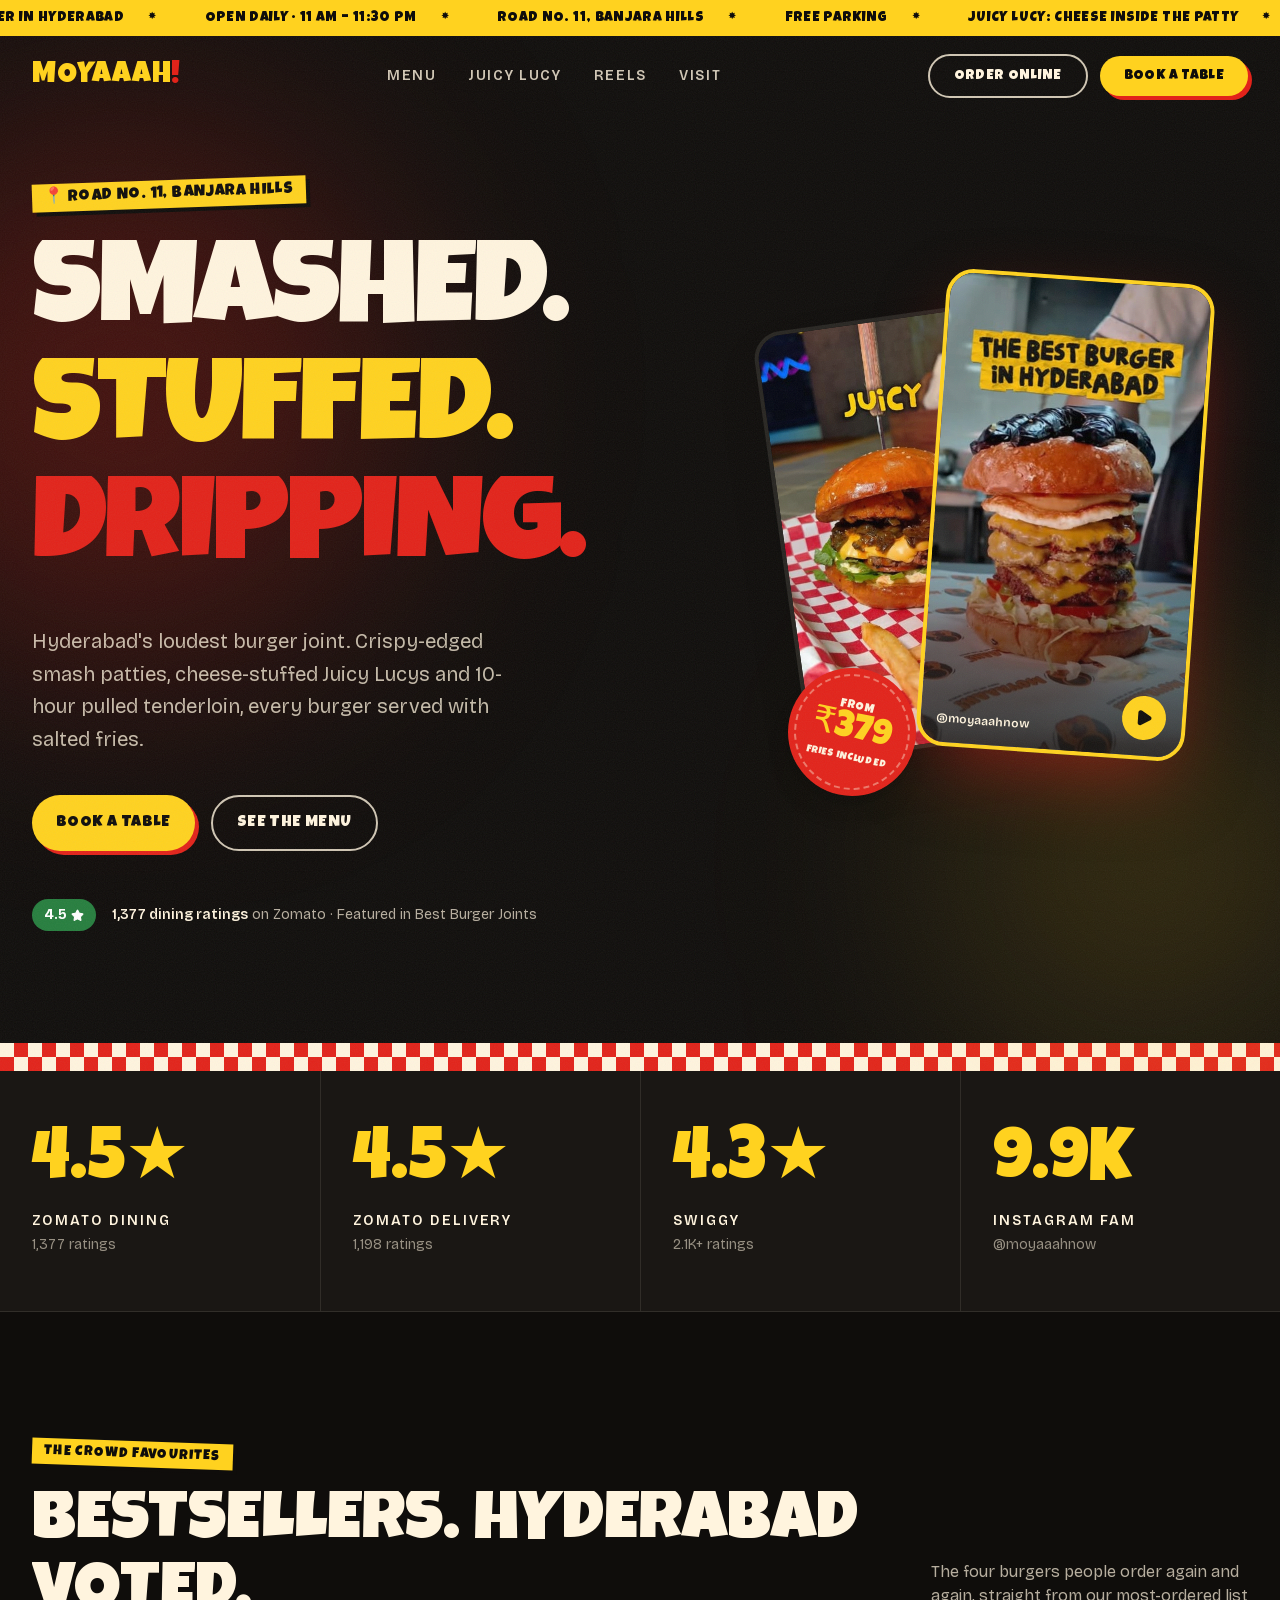
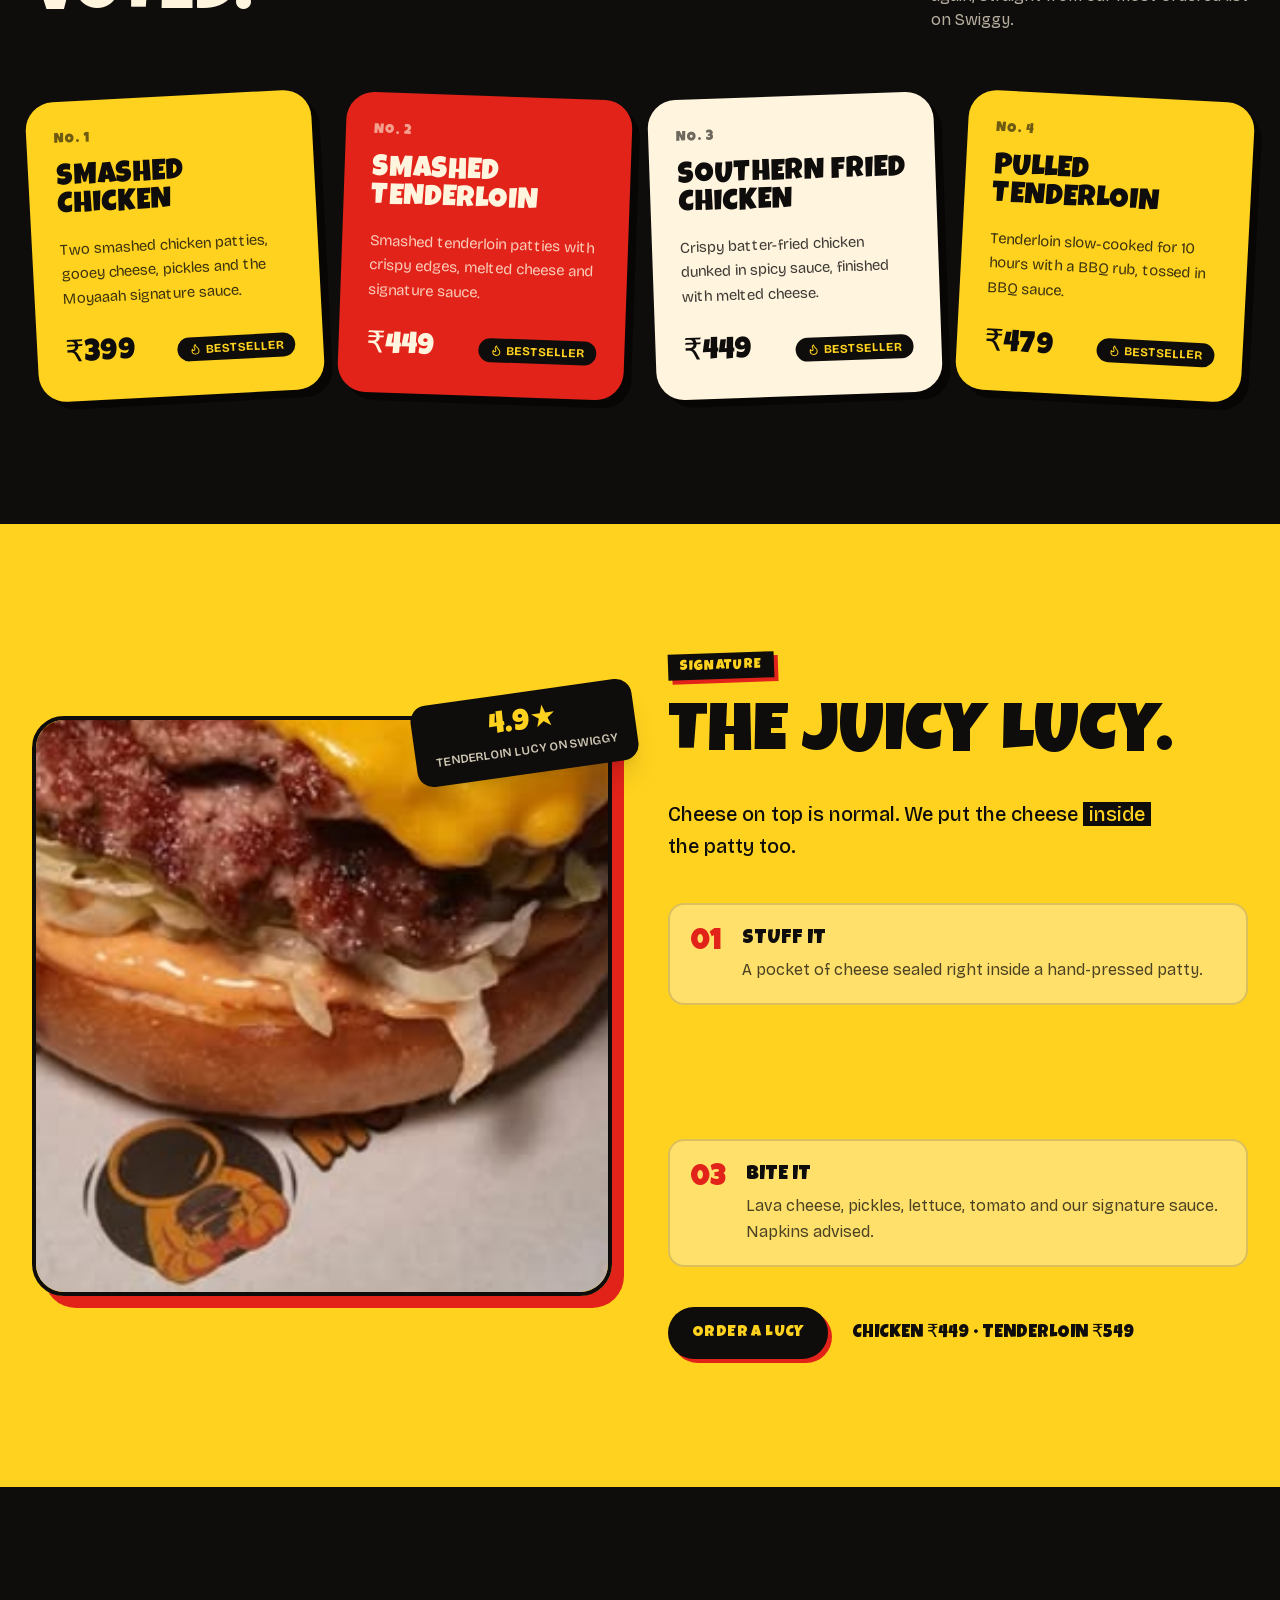
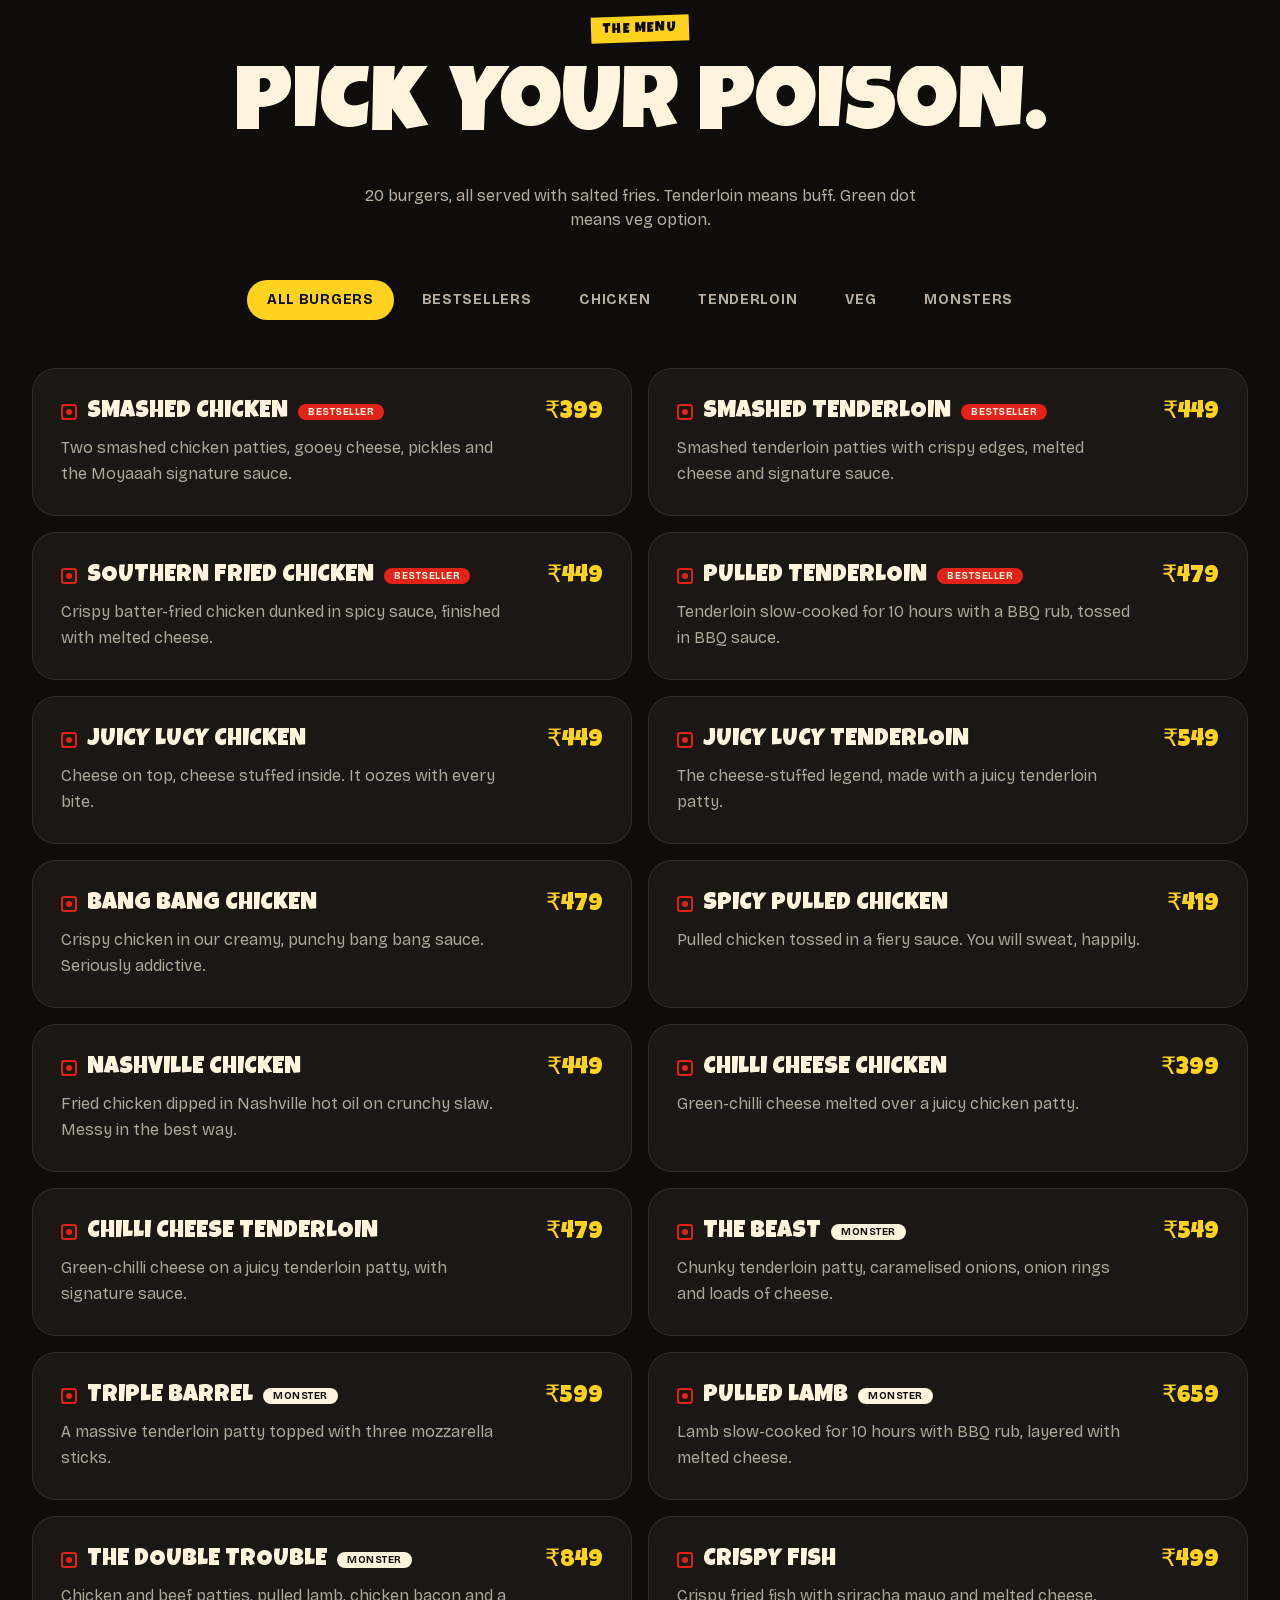
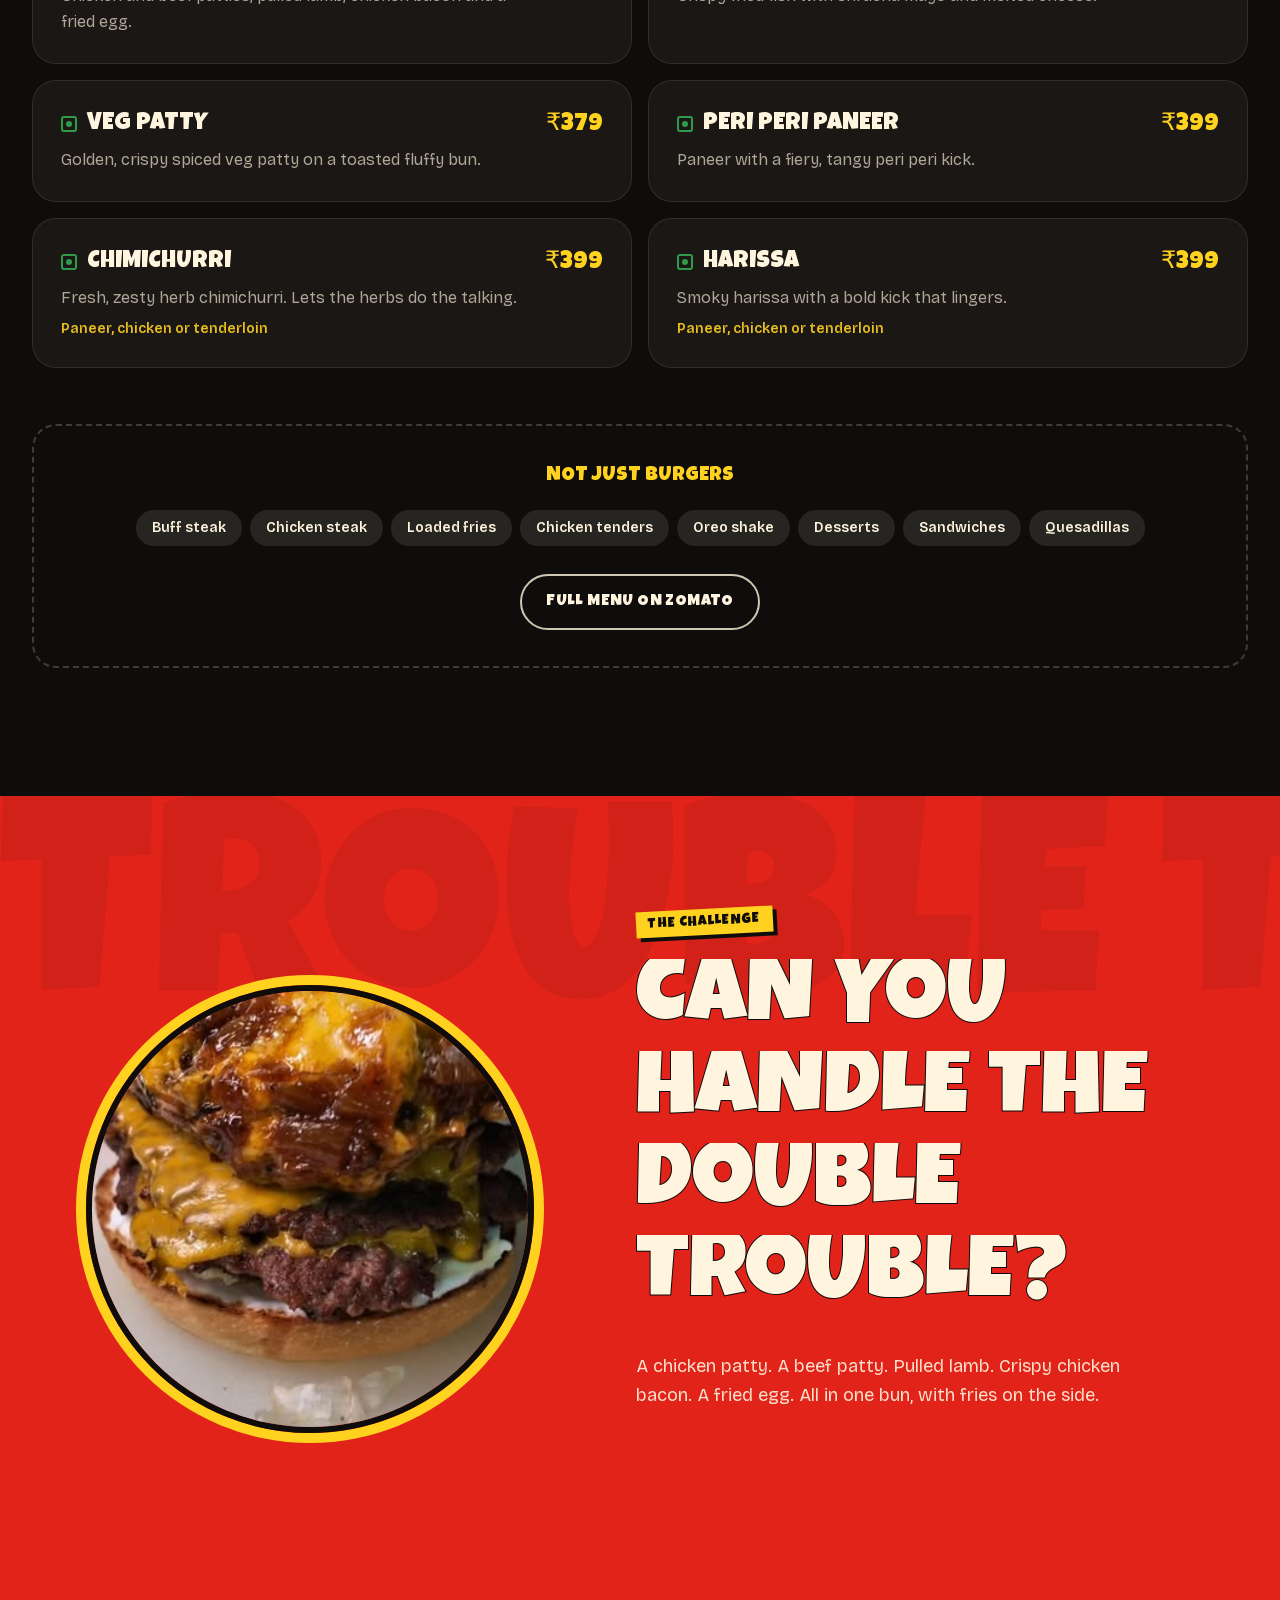
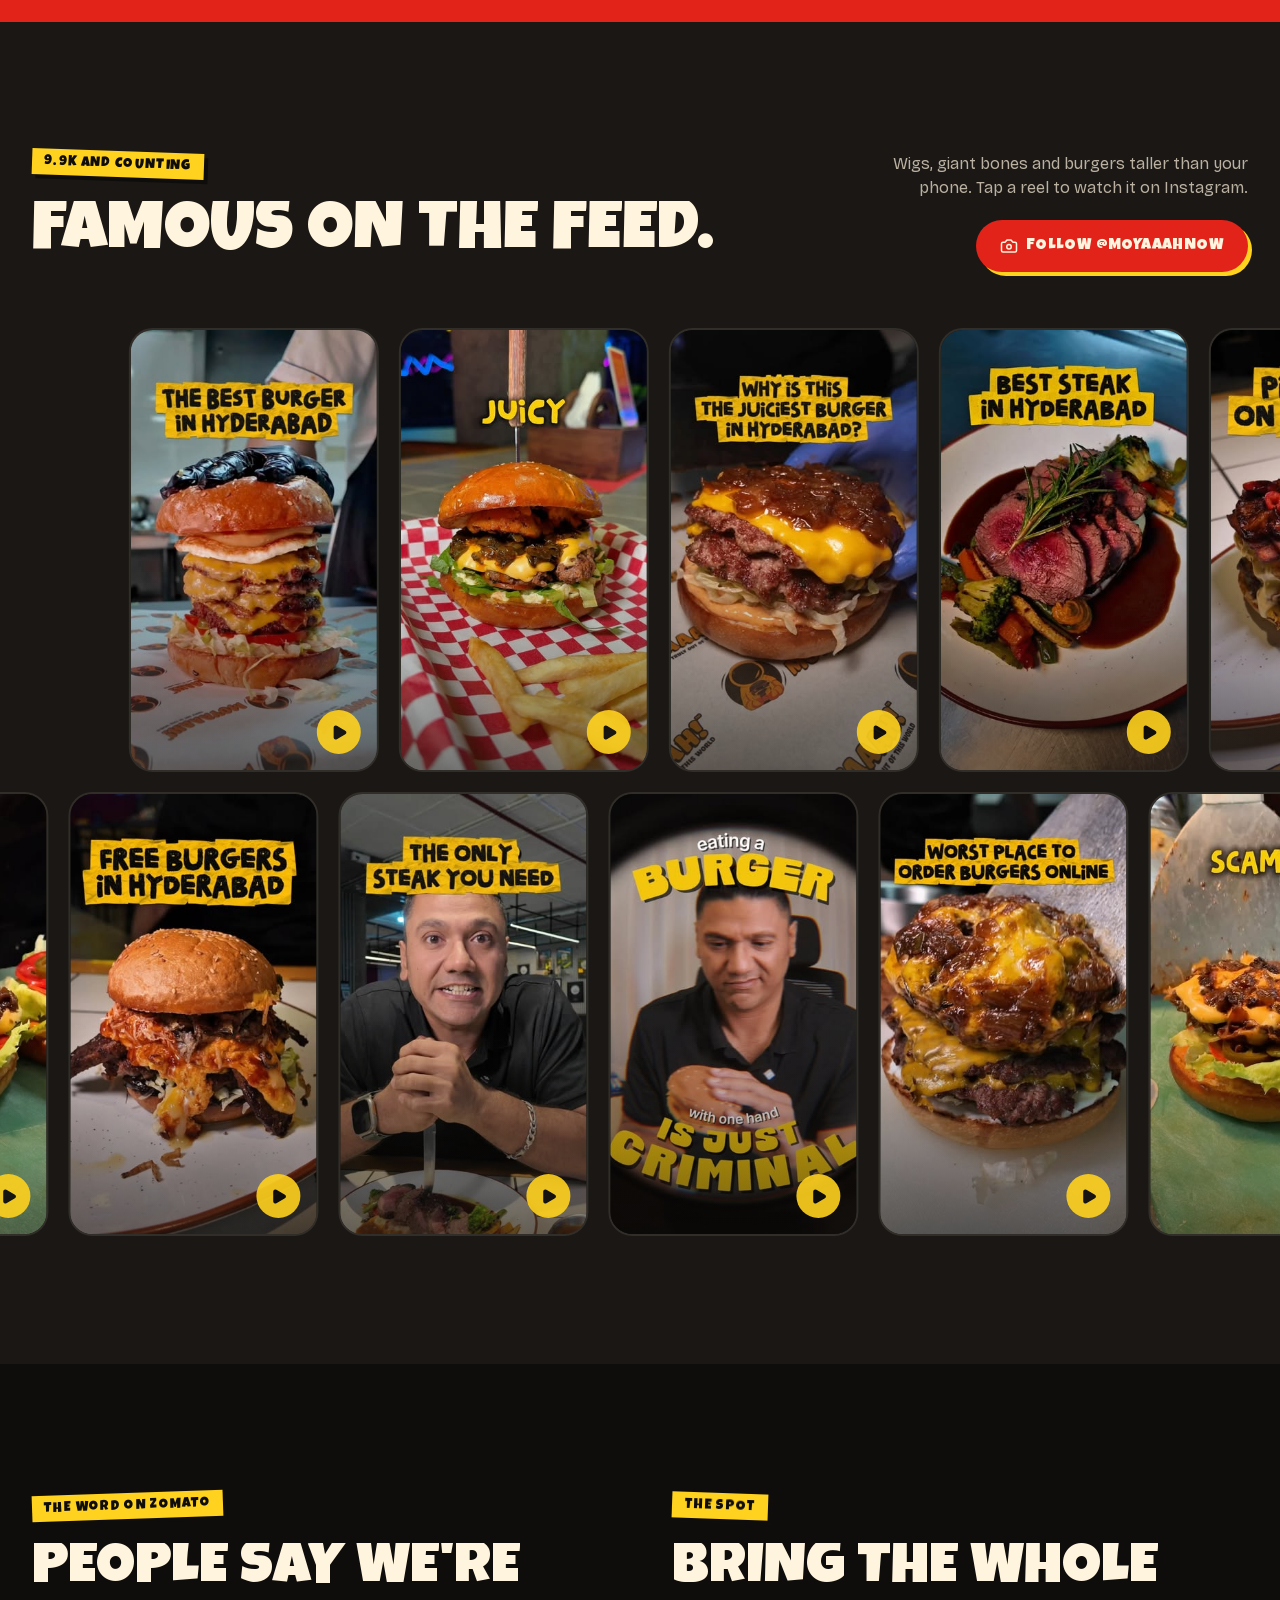
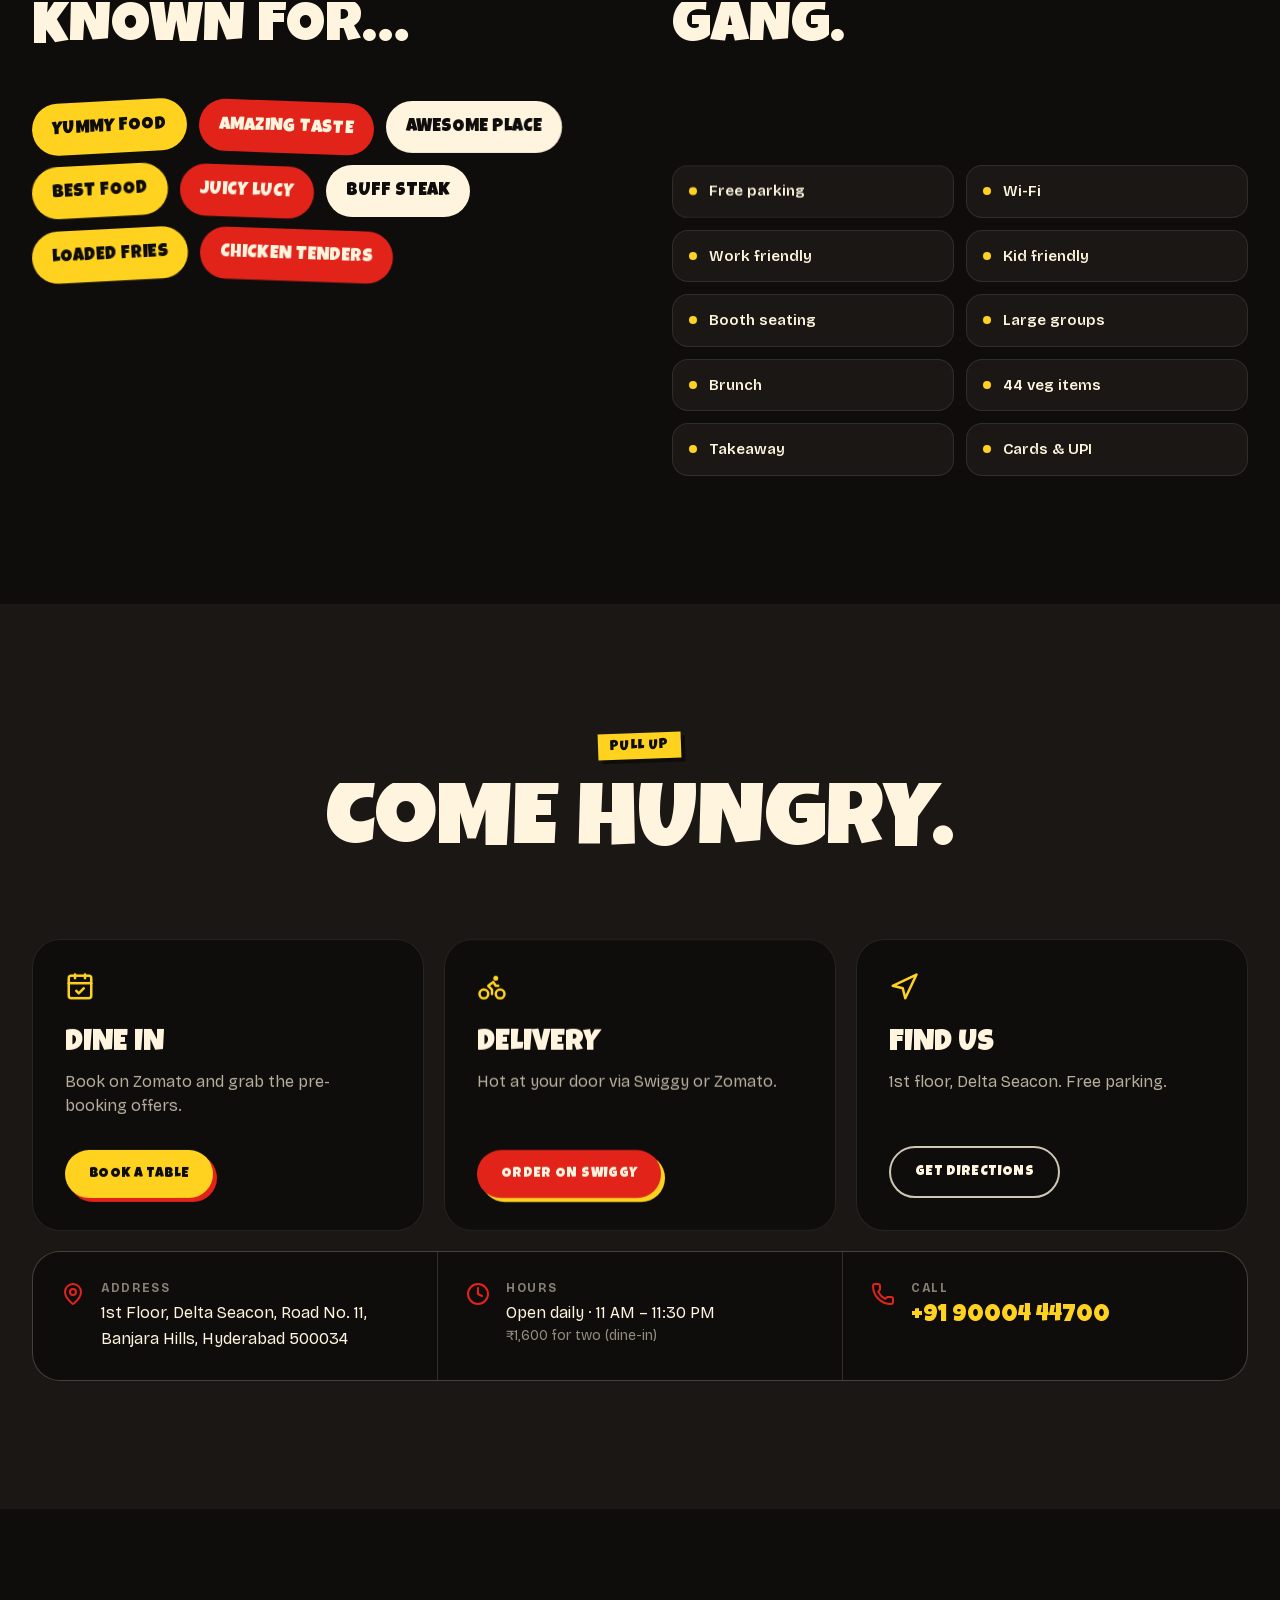
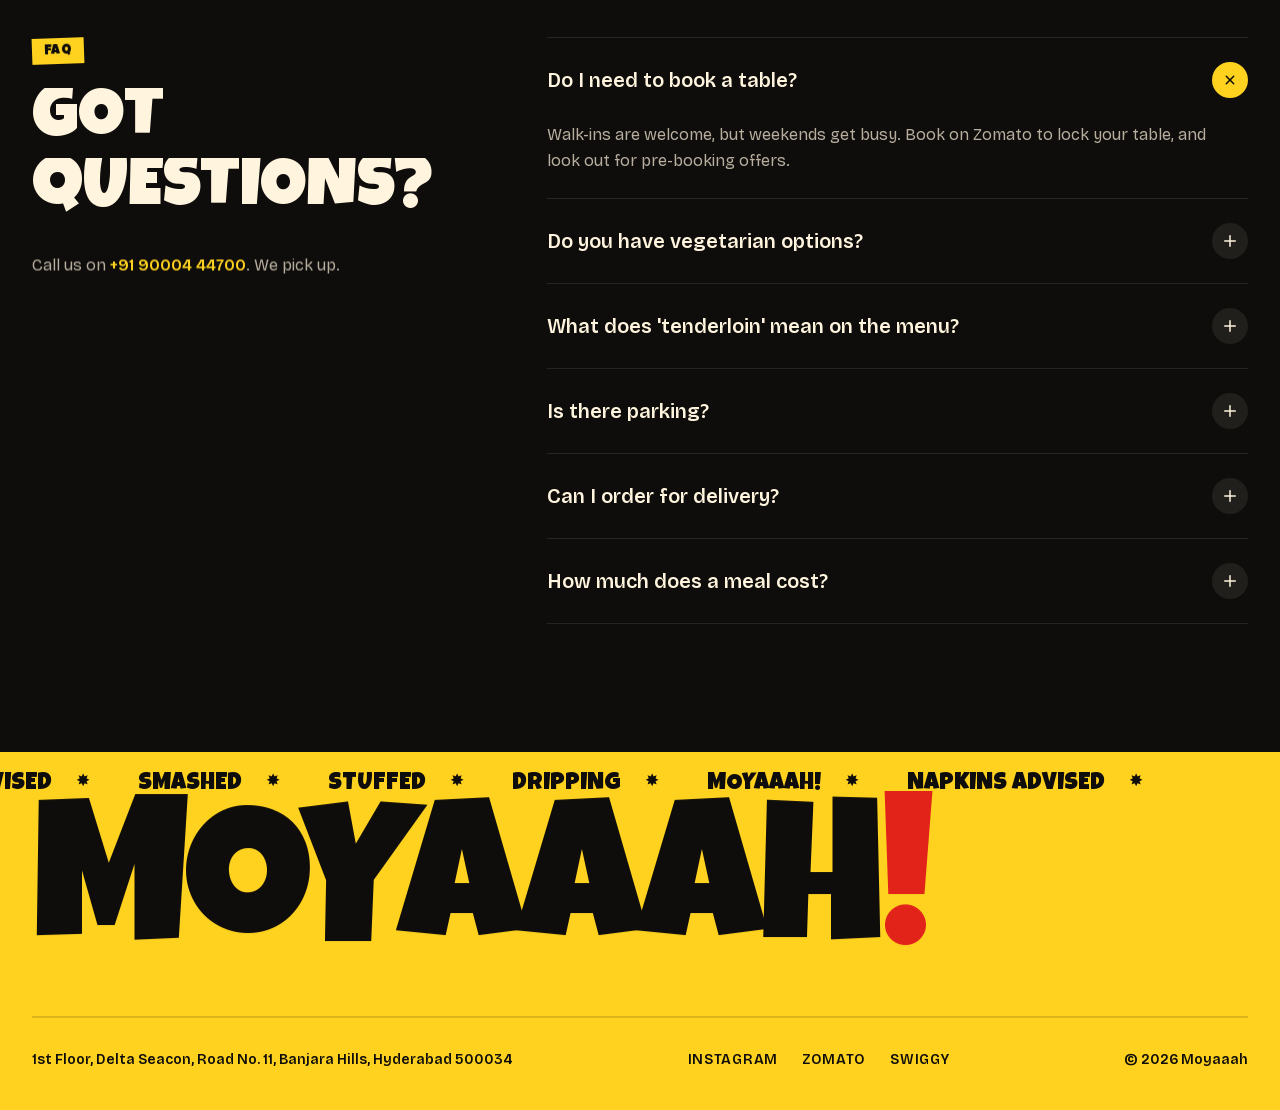
<file: moyaaah-demo/index.html>
<!doctype html><html lang="en"><head><meta charset="utf-8"><meta name="robots" content="noindex,nofollow"><meta http-equiv="refresh" content="0;url=./moyaaah/"><title>MOYAAAH!</title><script>location.replace("./moyaaah/")</script></head><body style="background:#0f0d0b"></body></html>
</file>
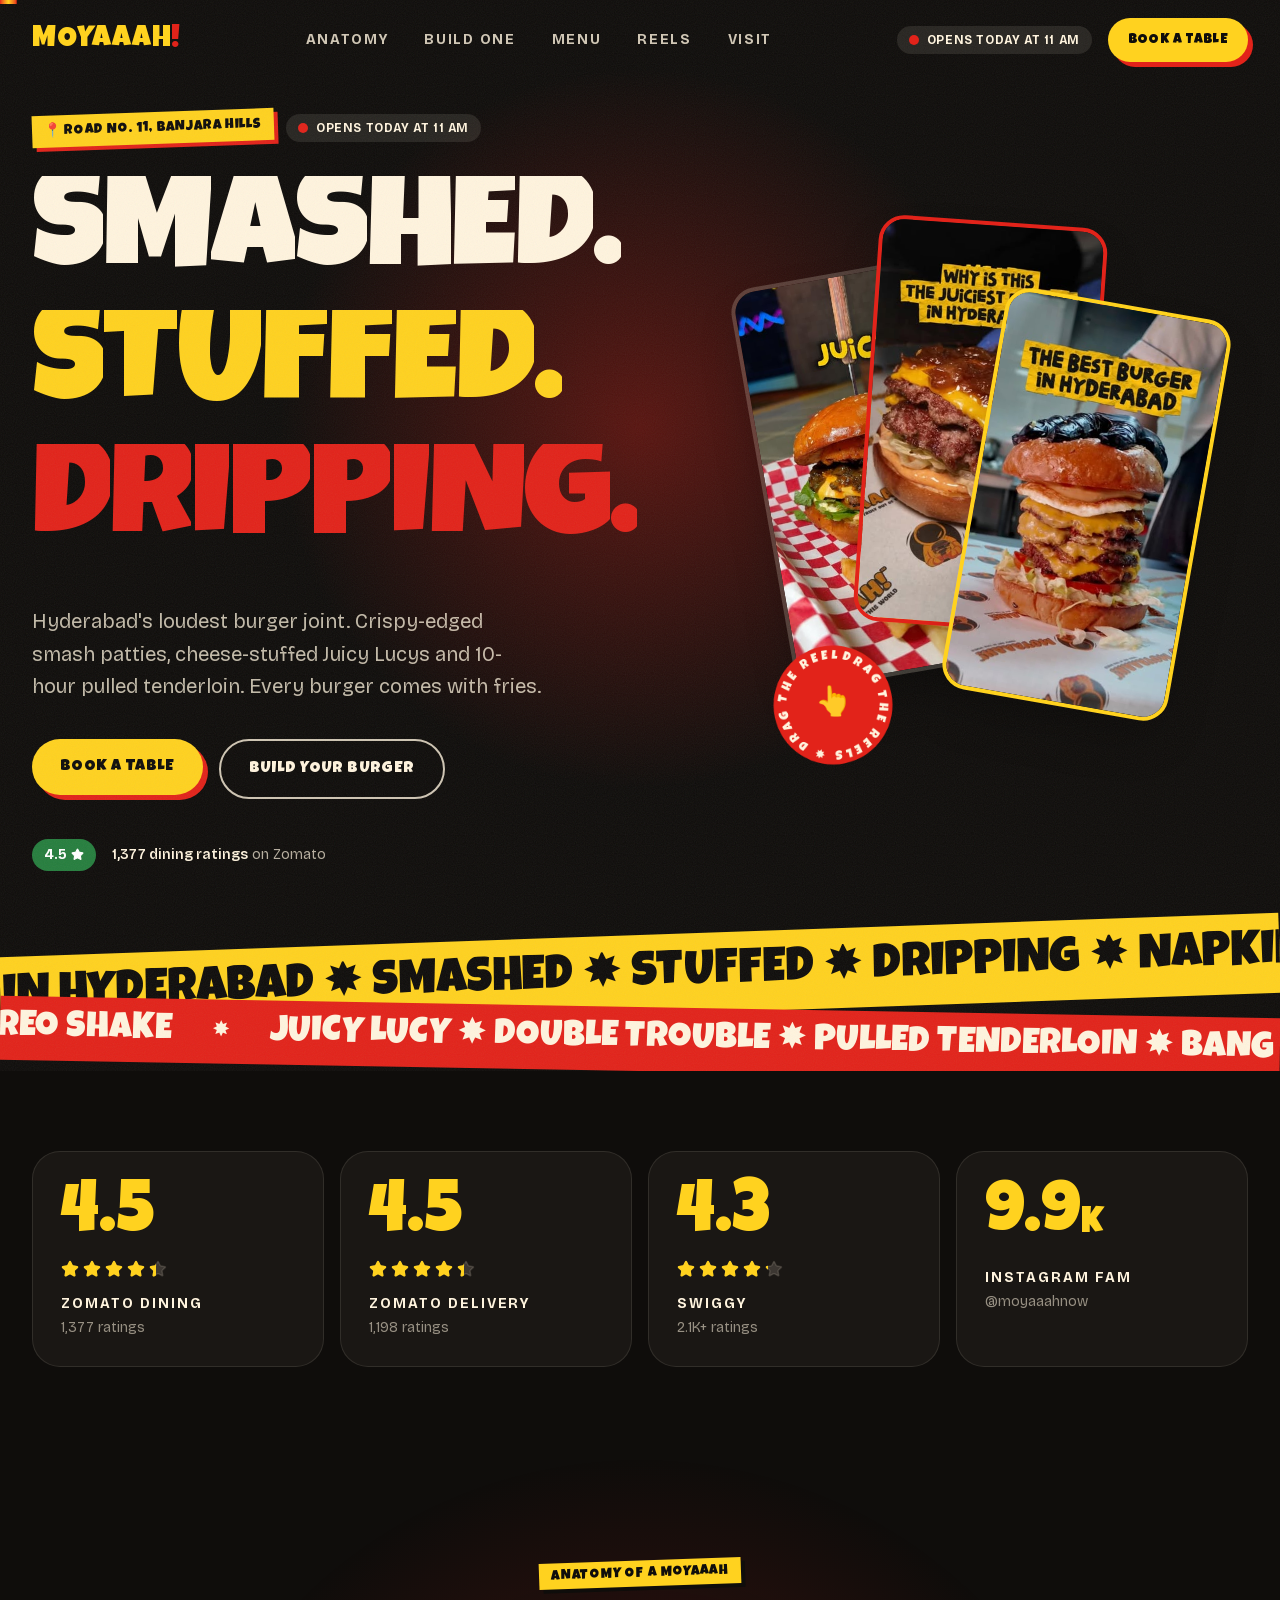
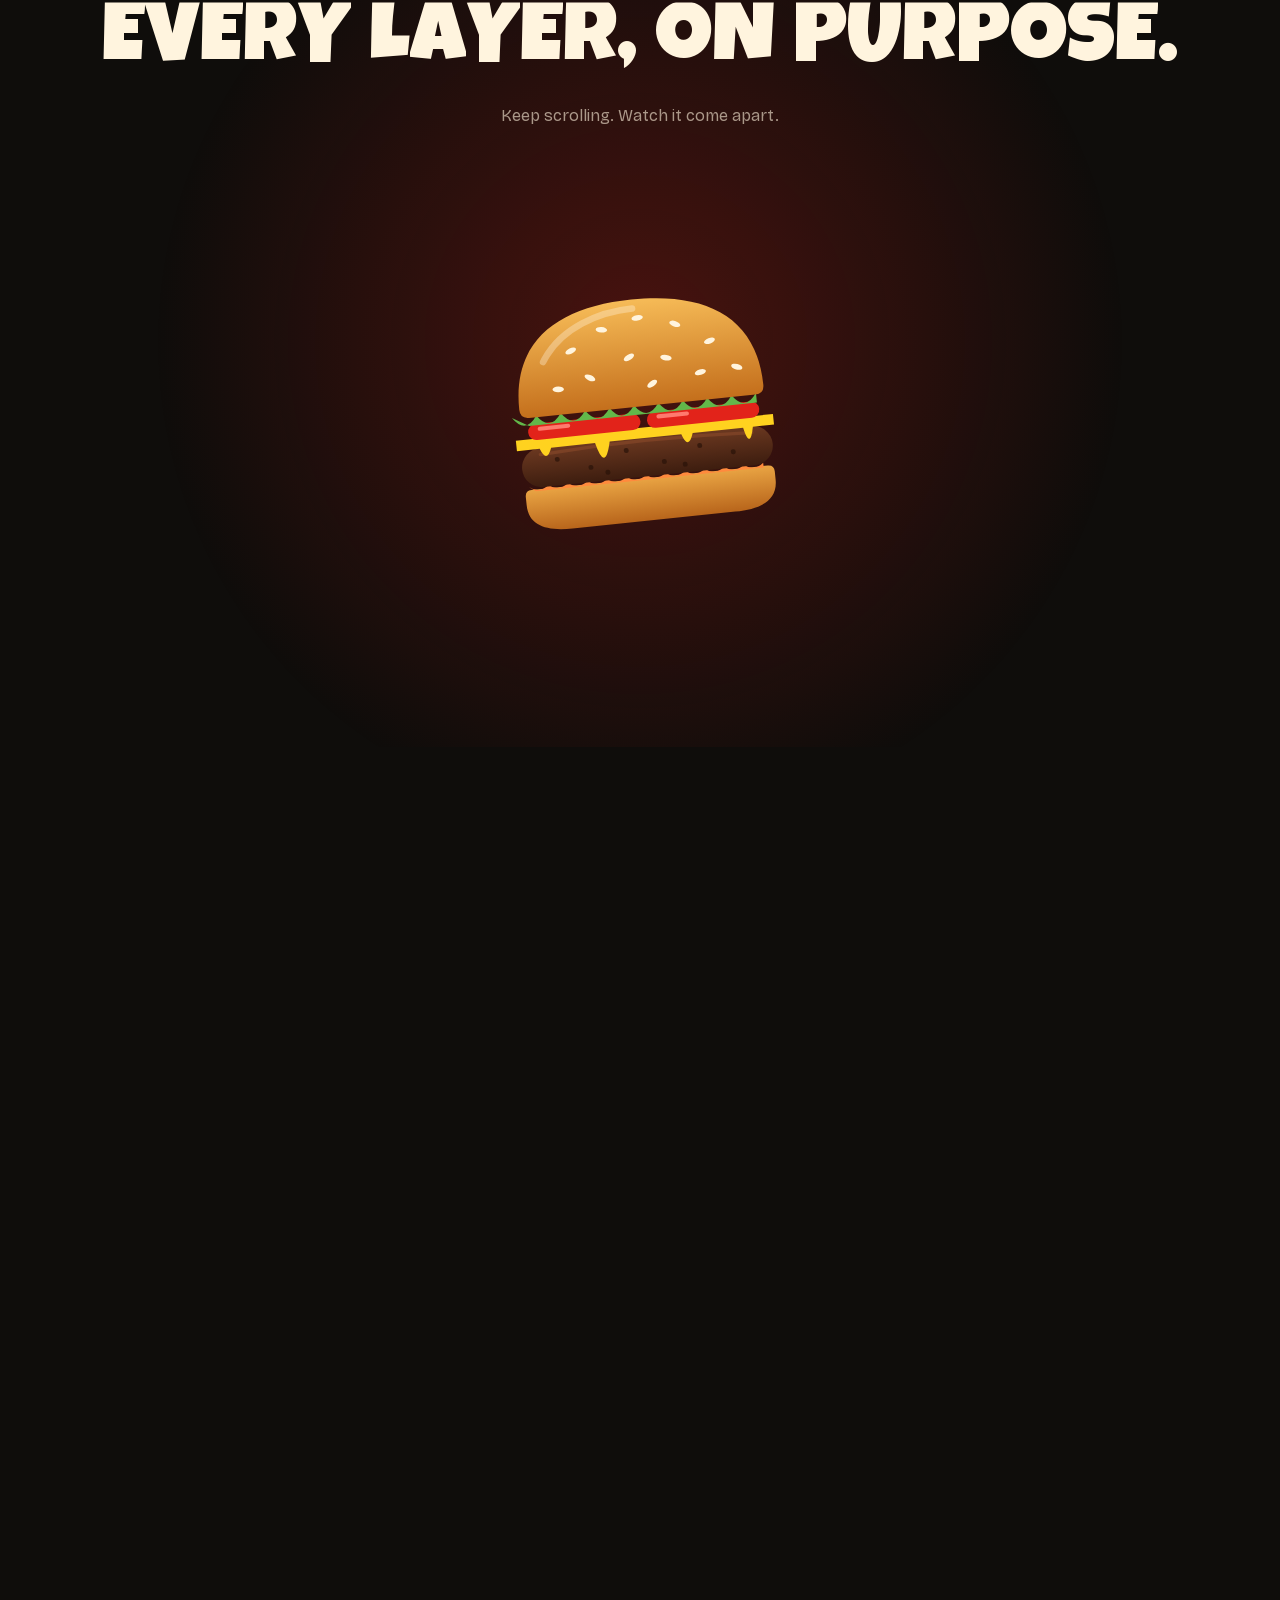
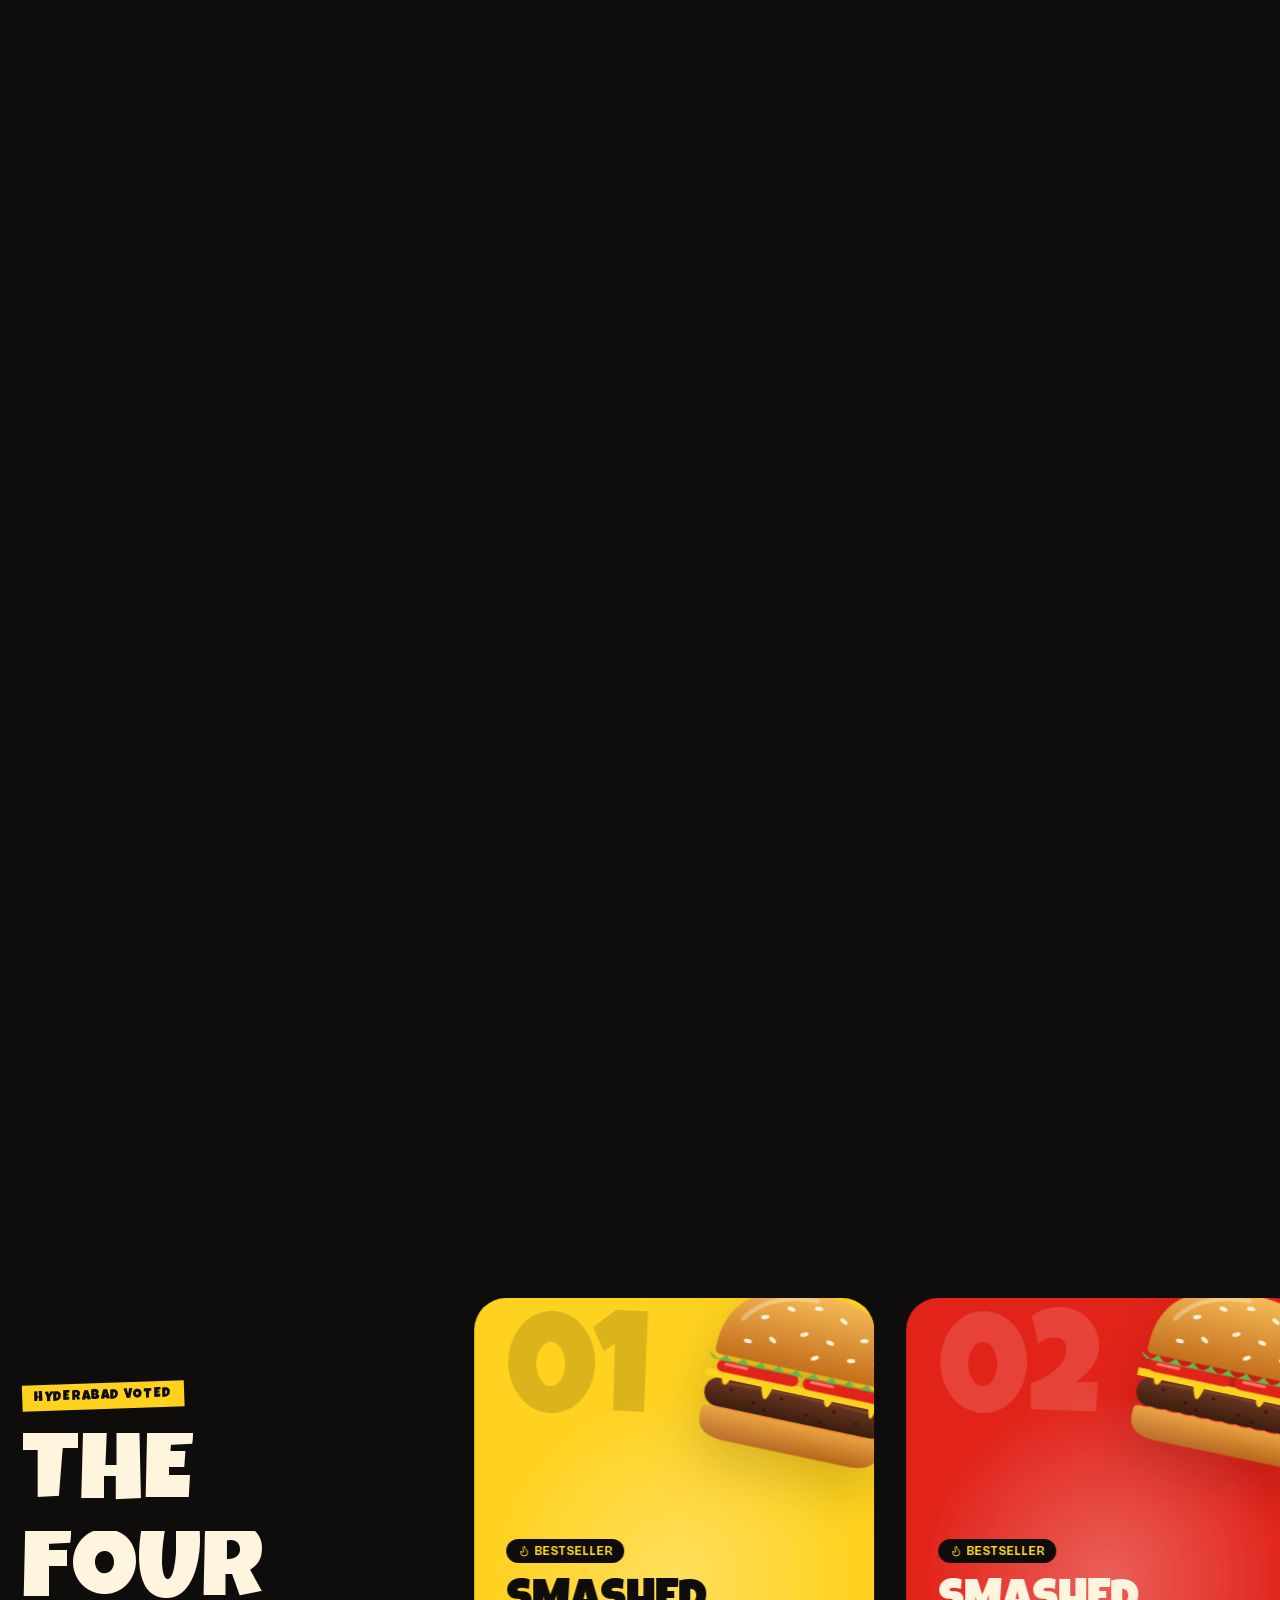
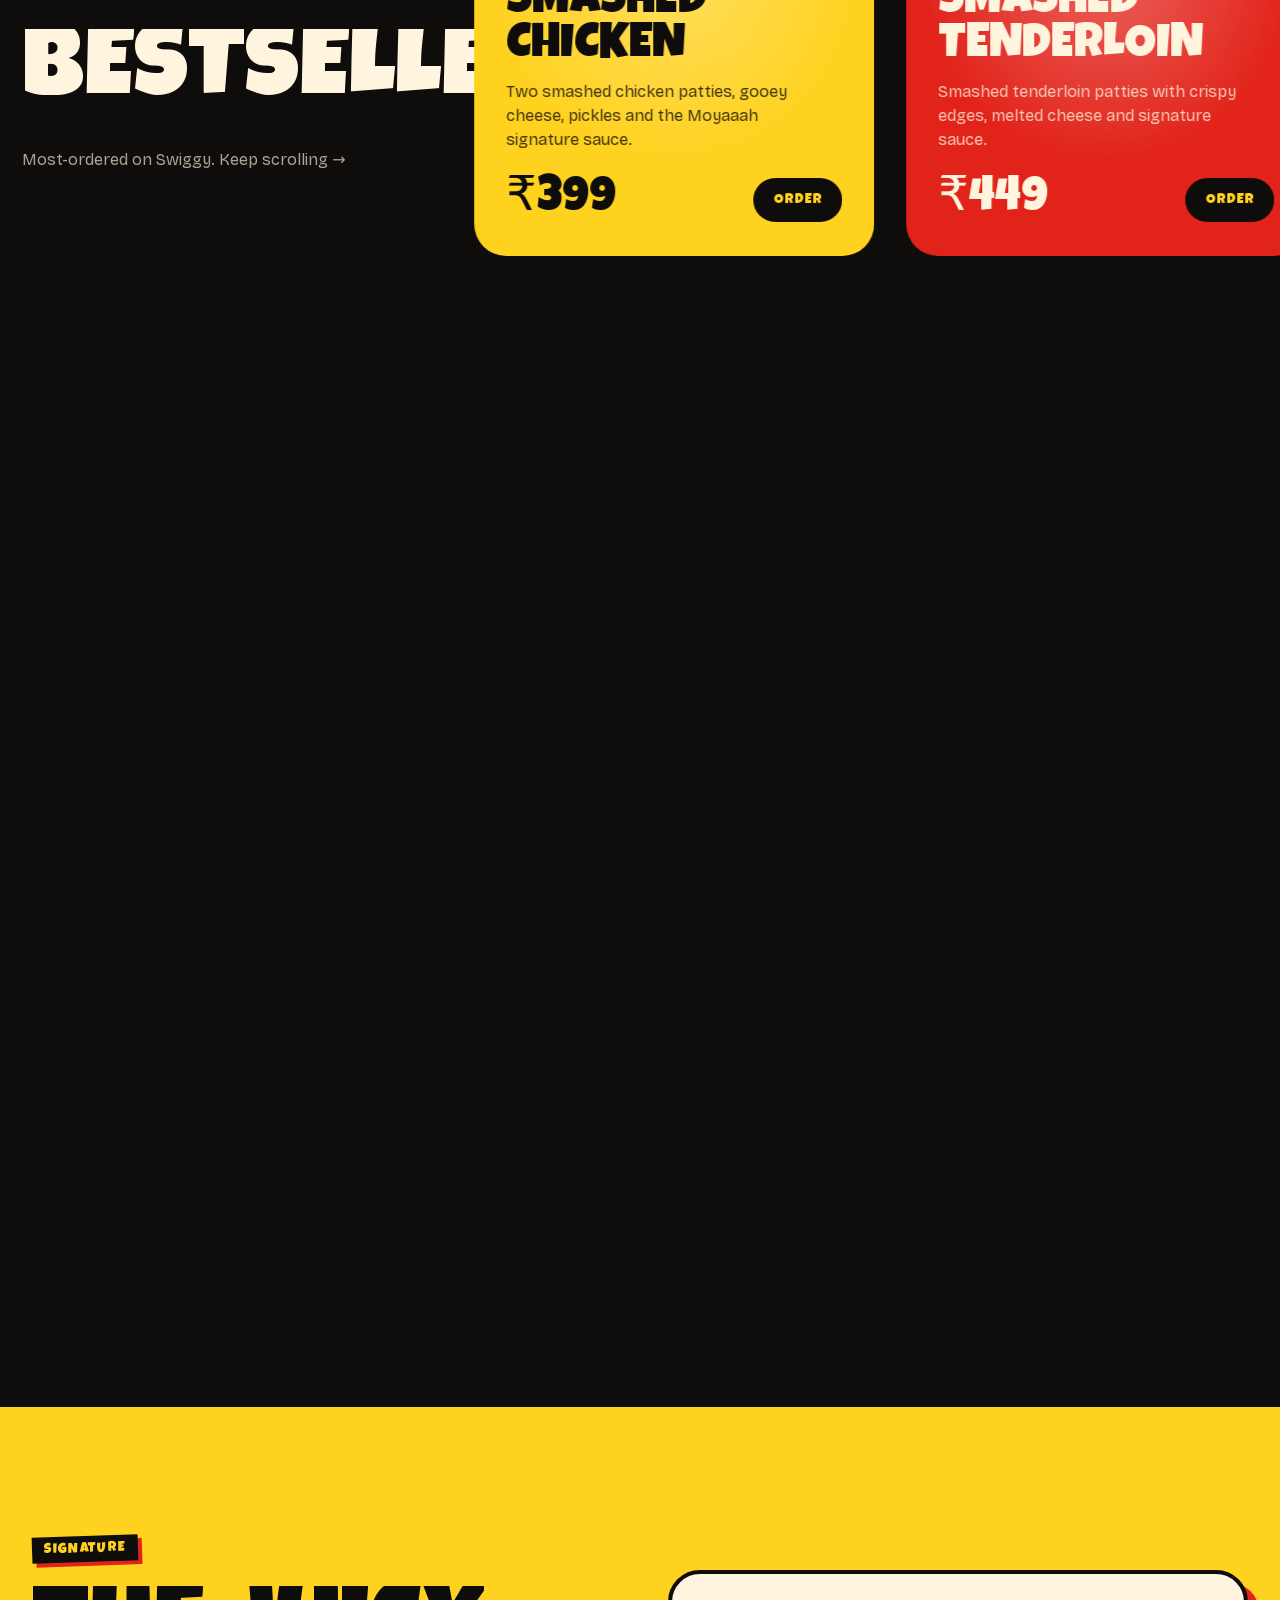
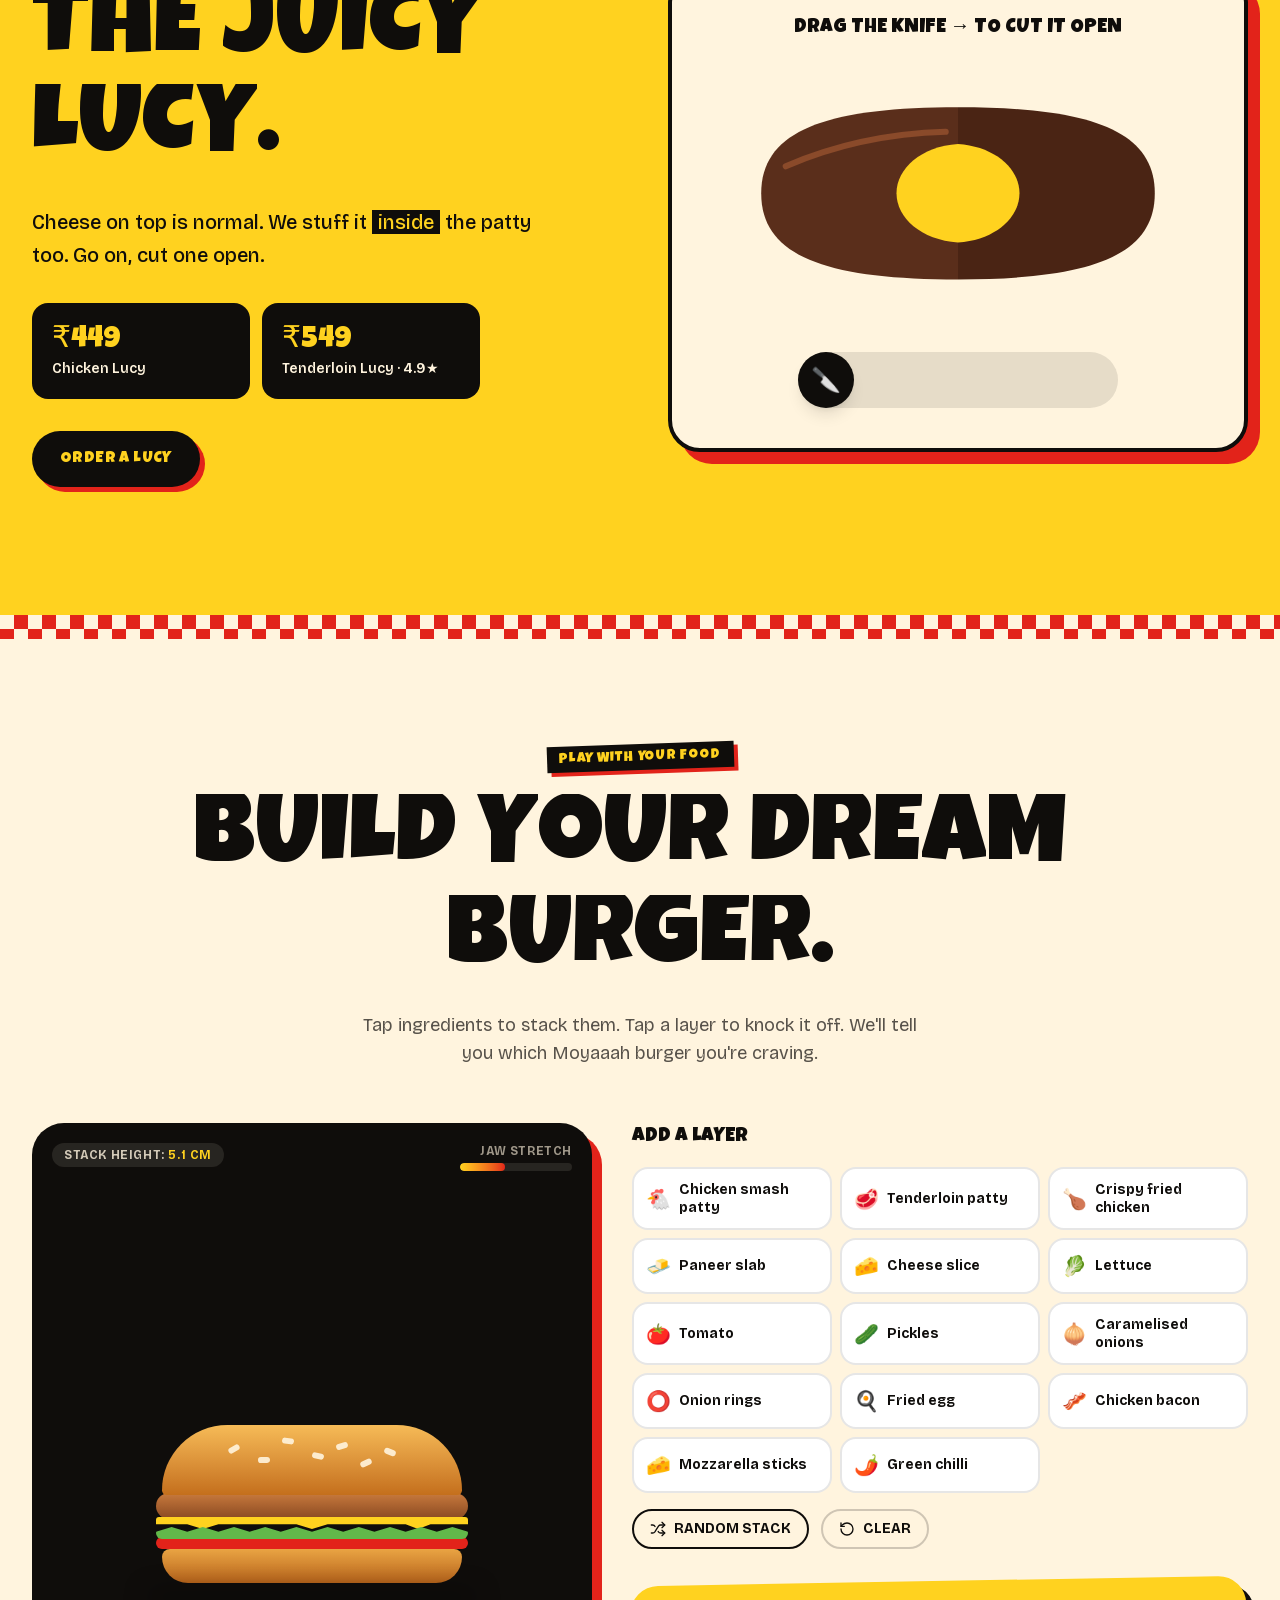
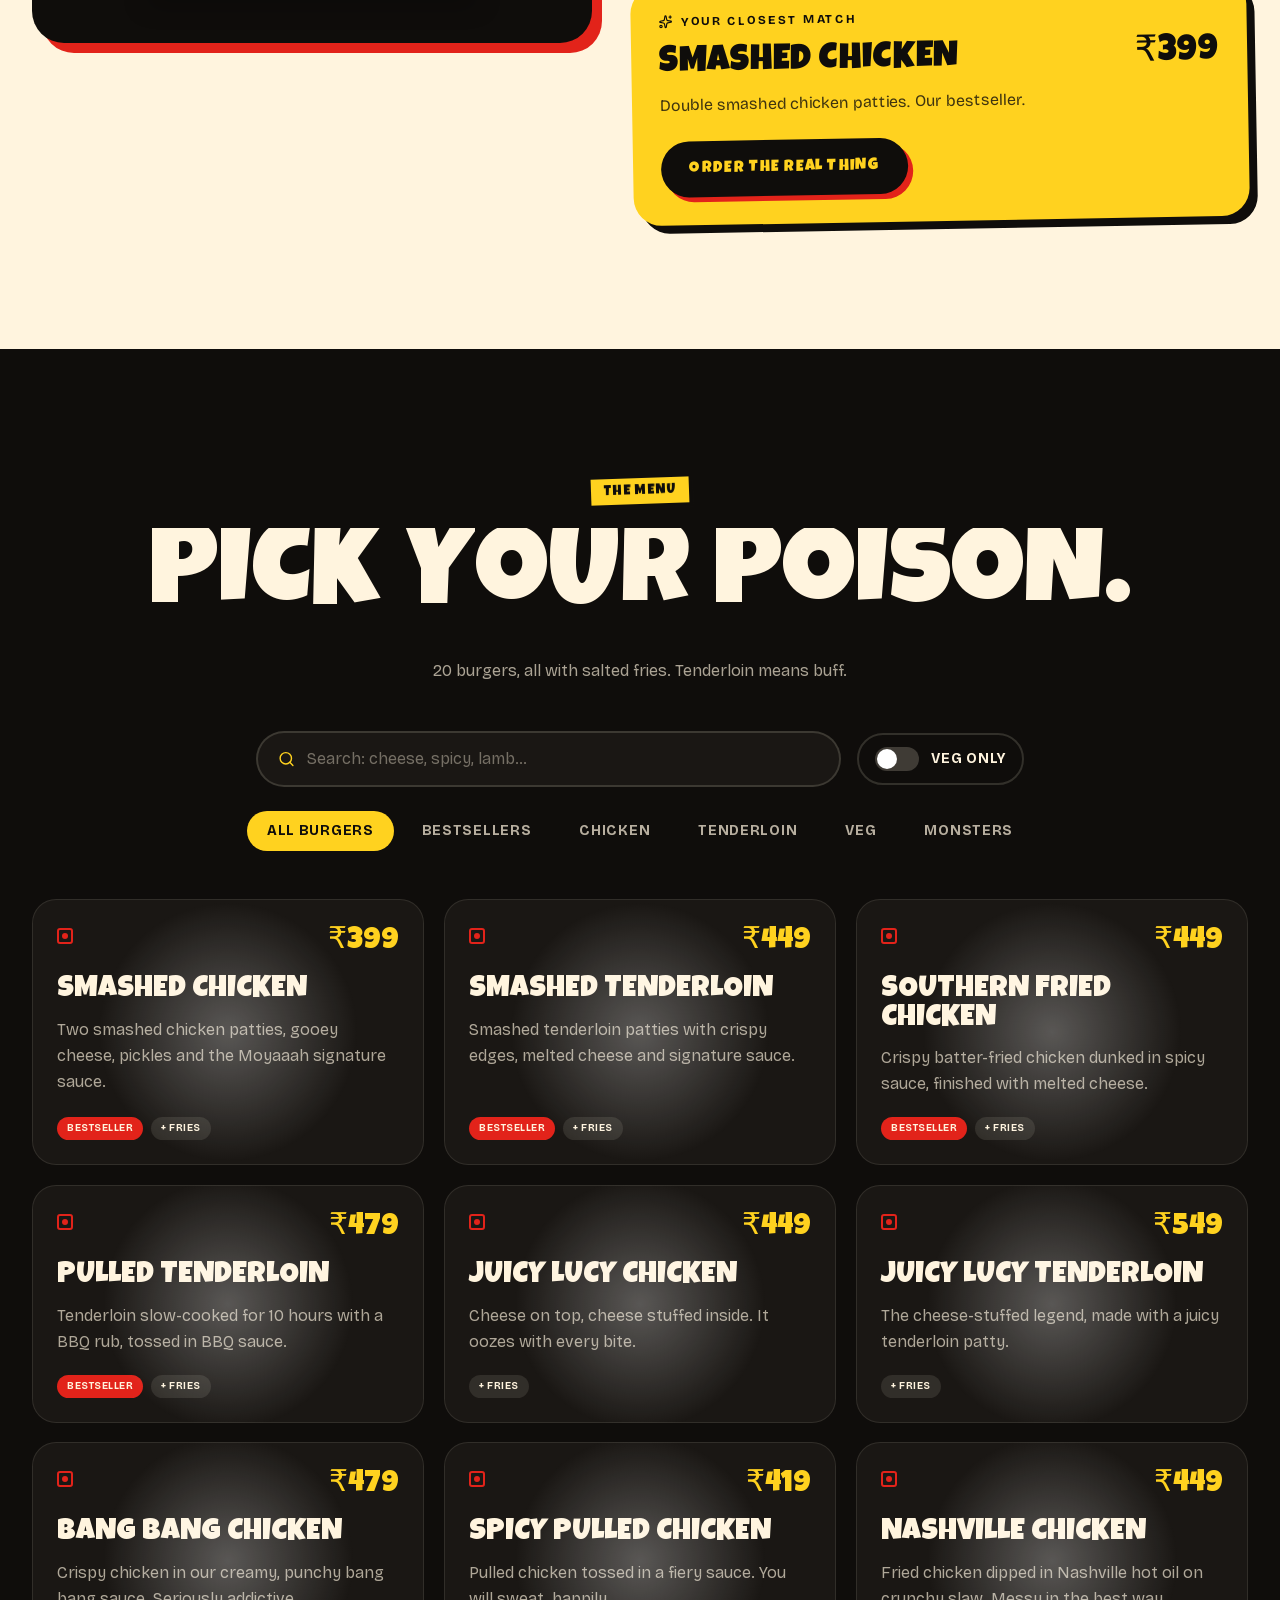
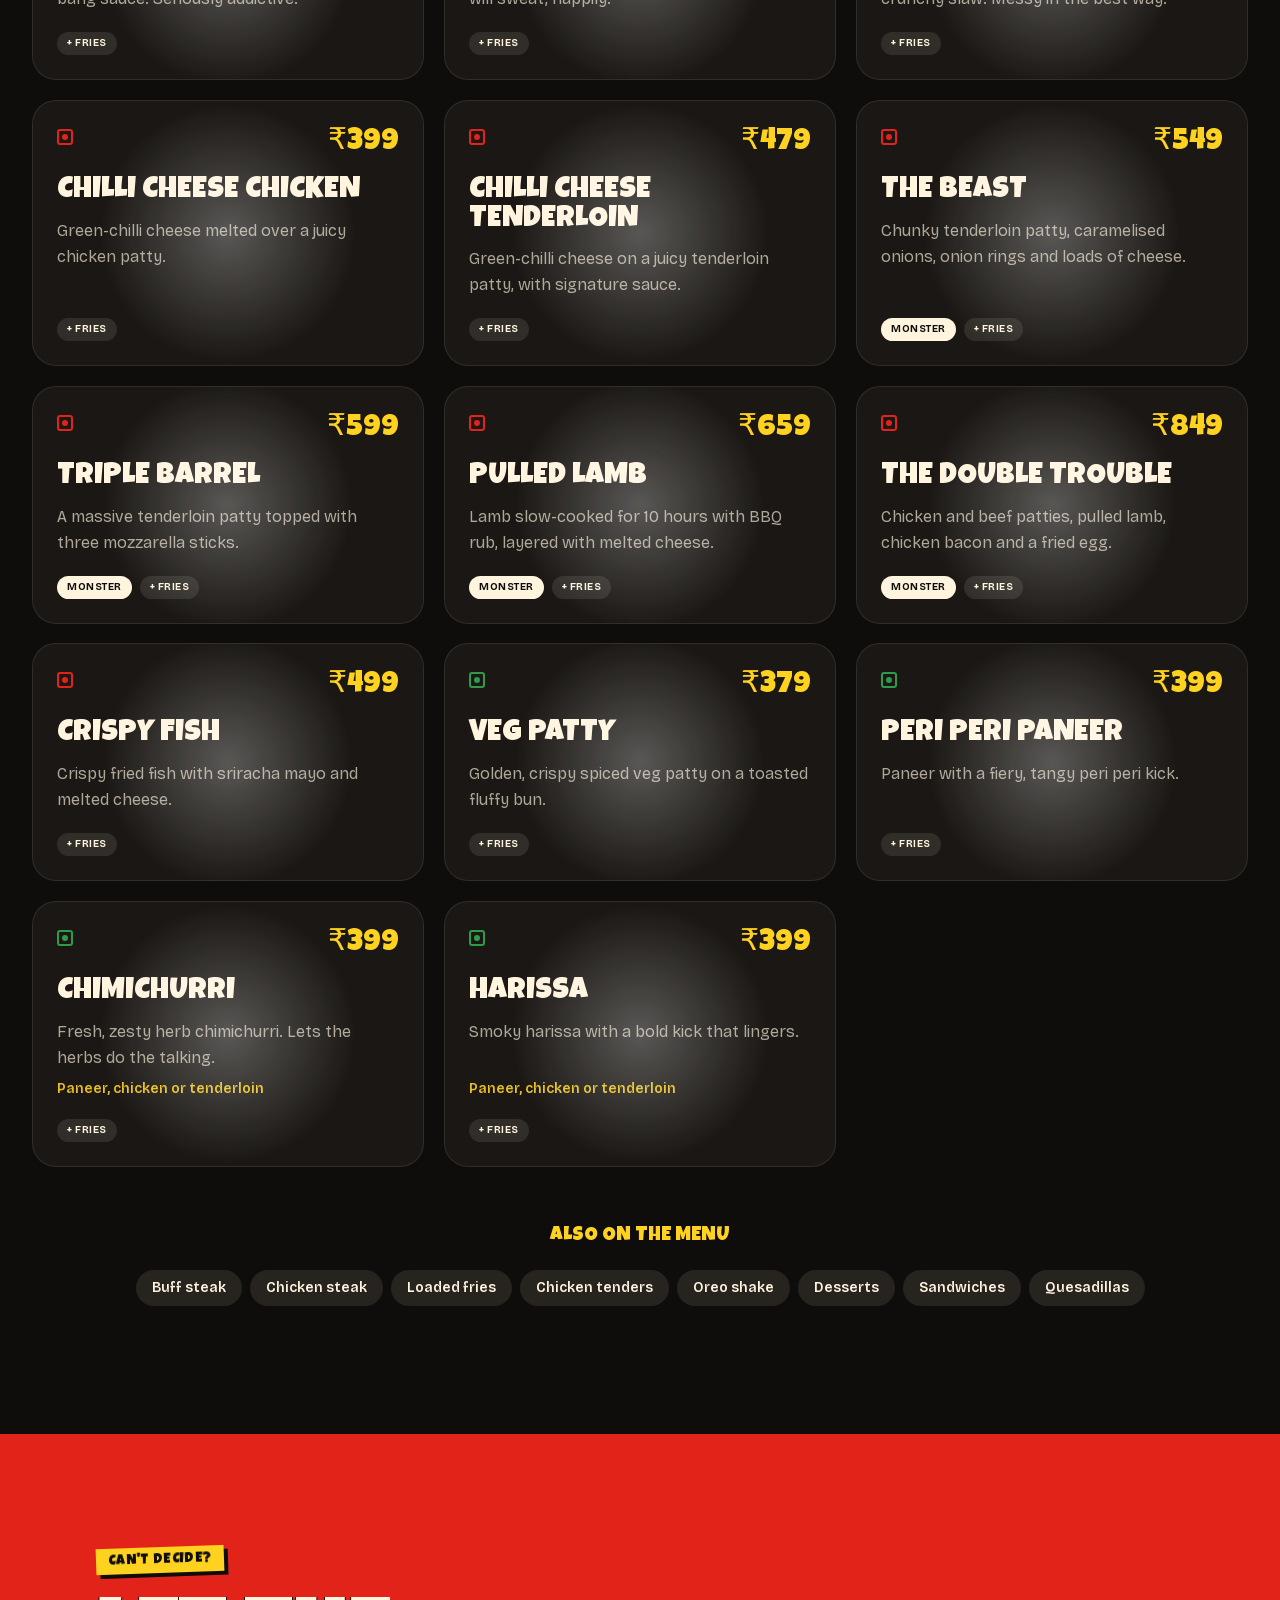
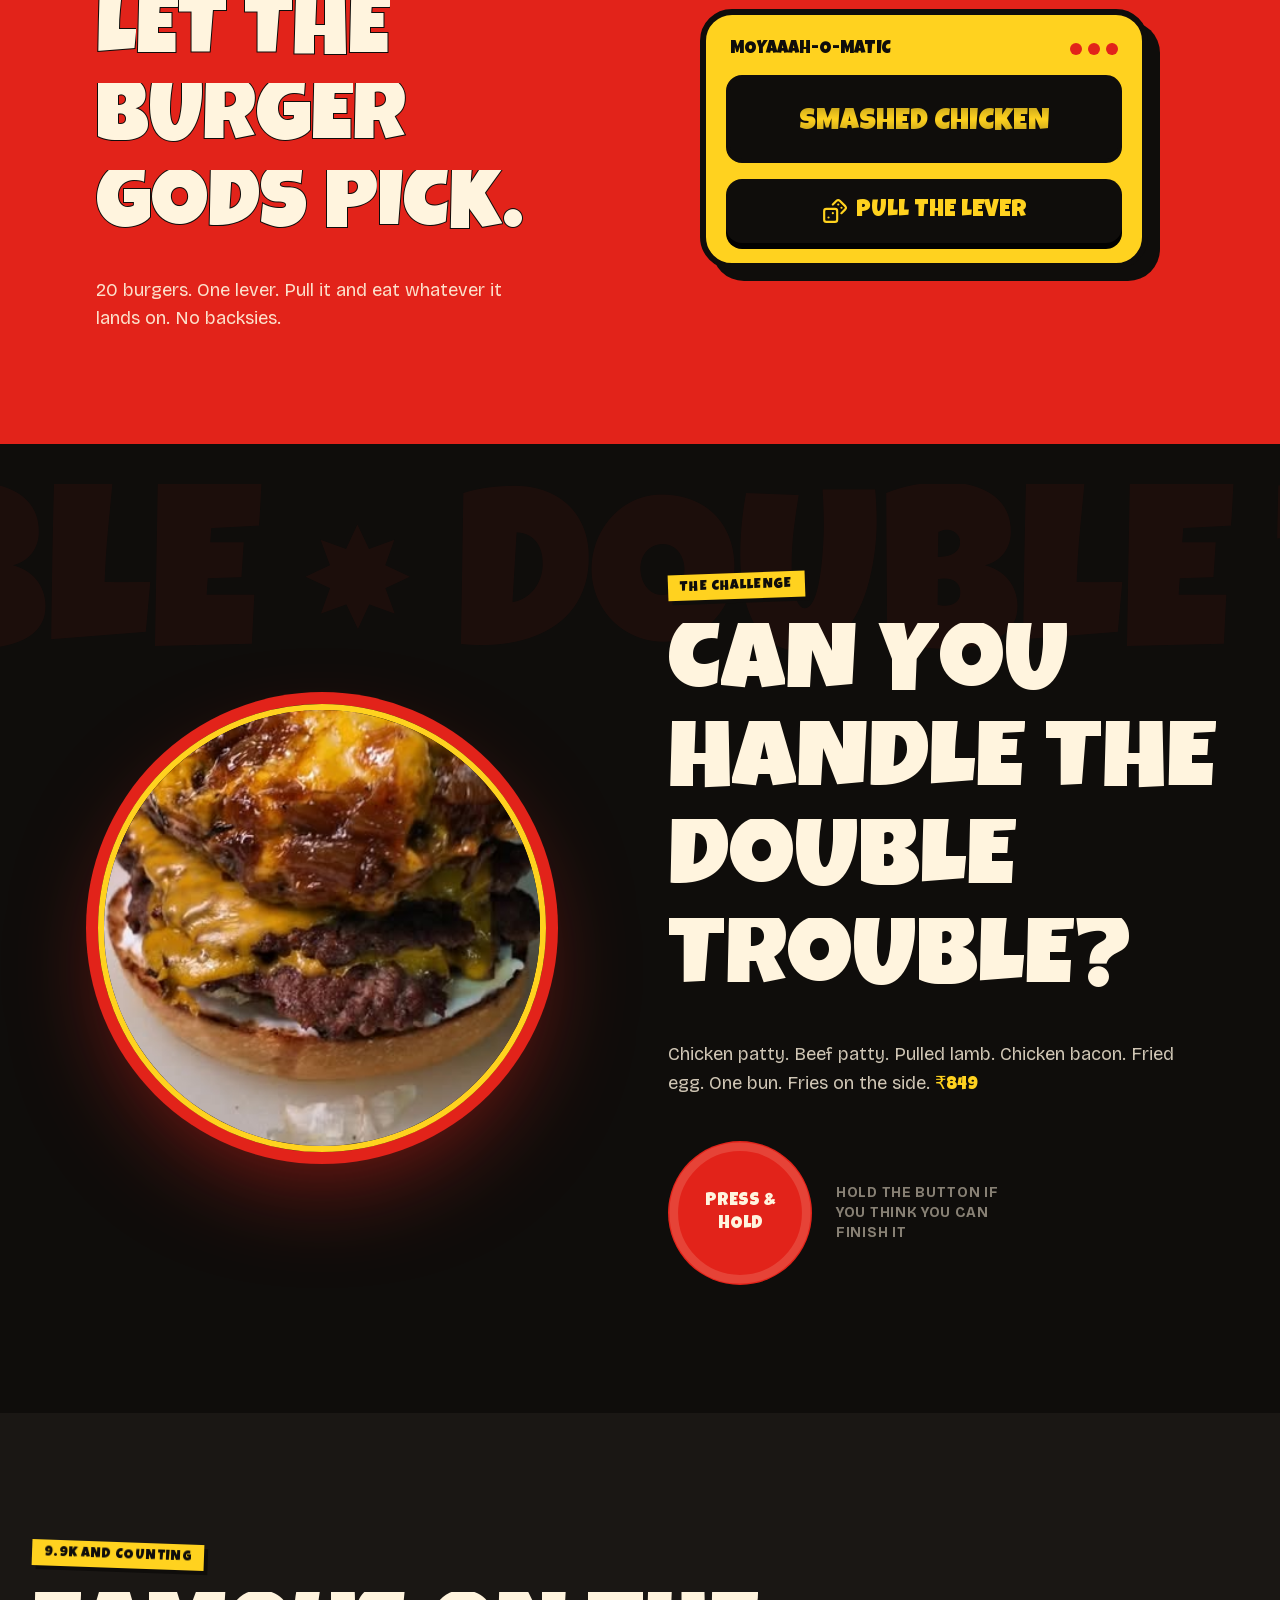
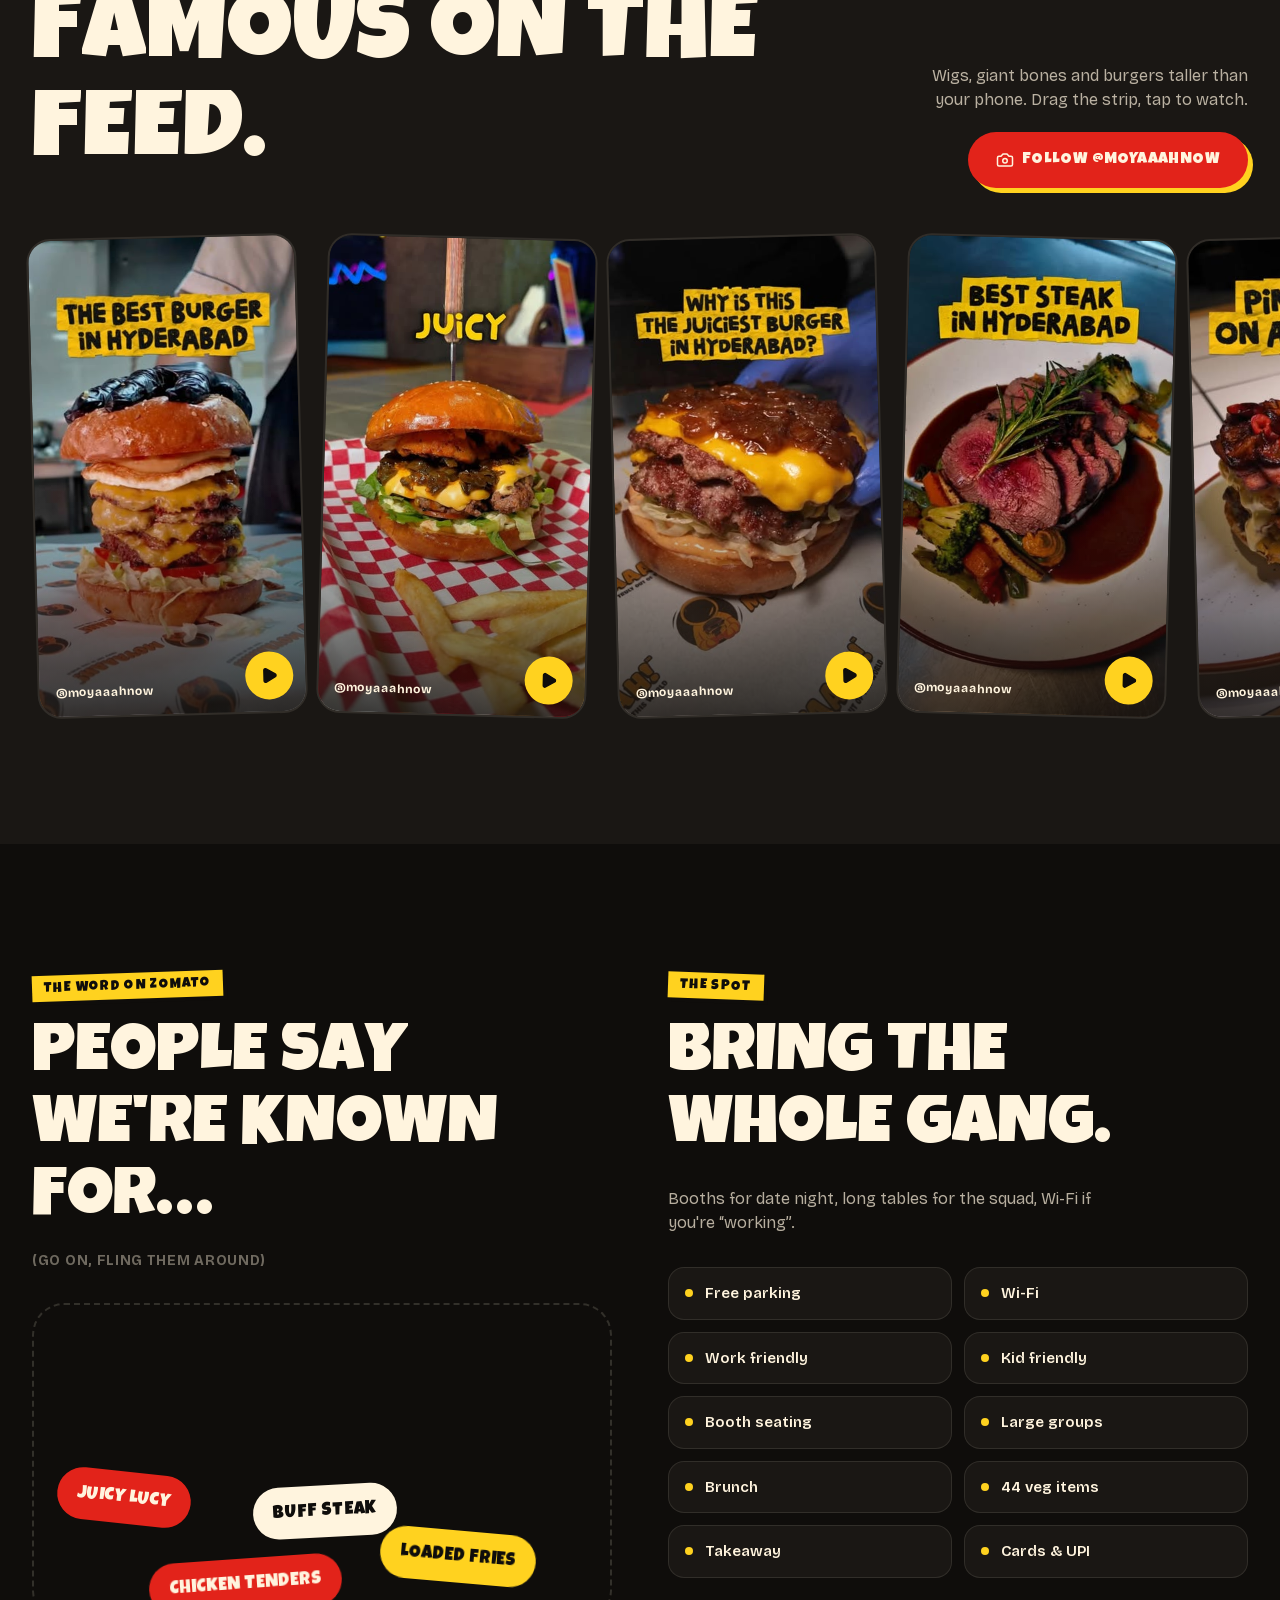
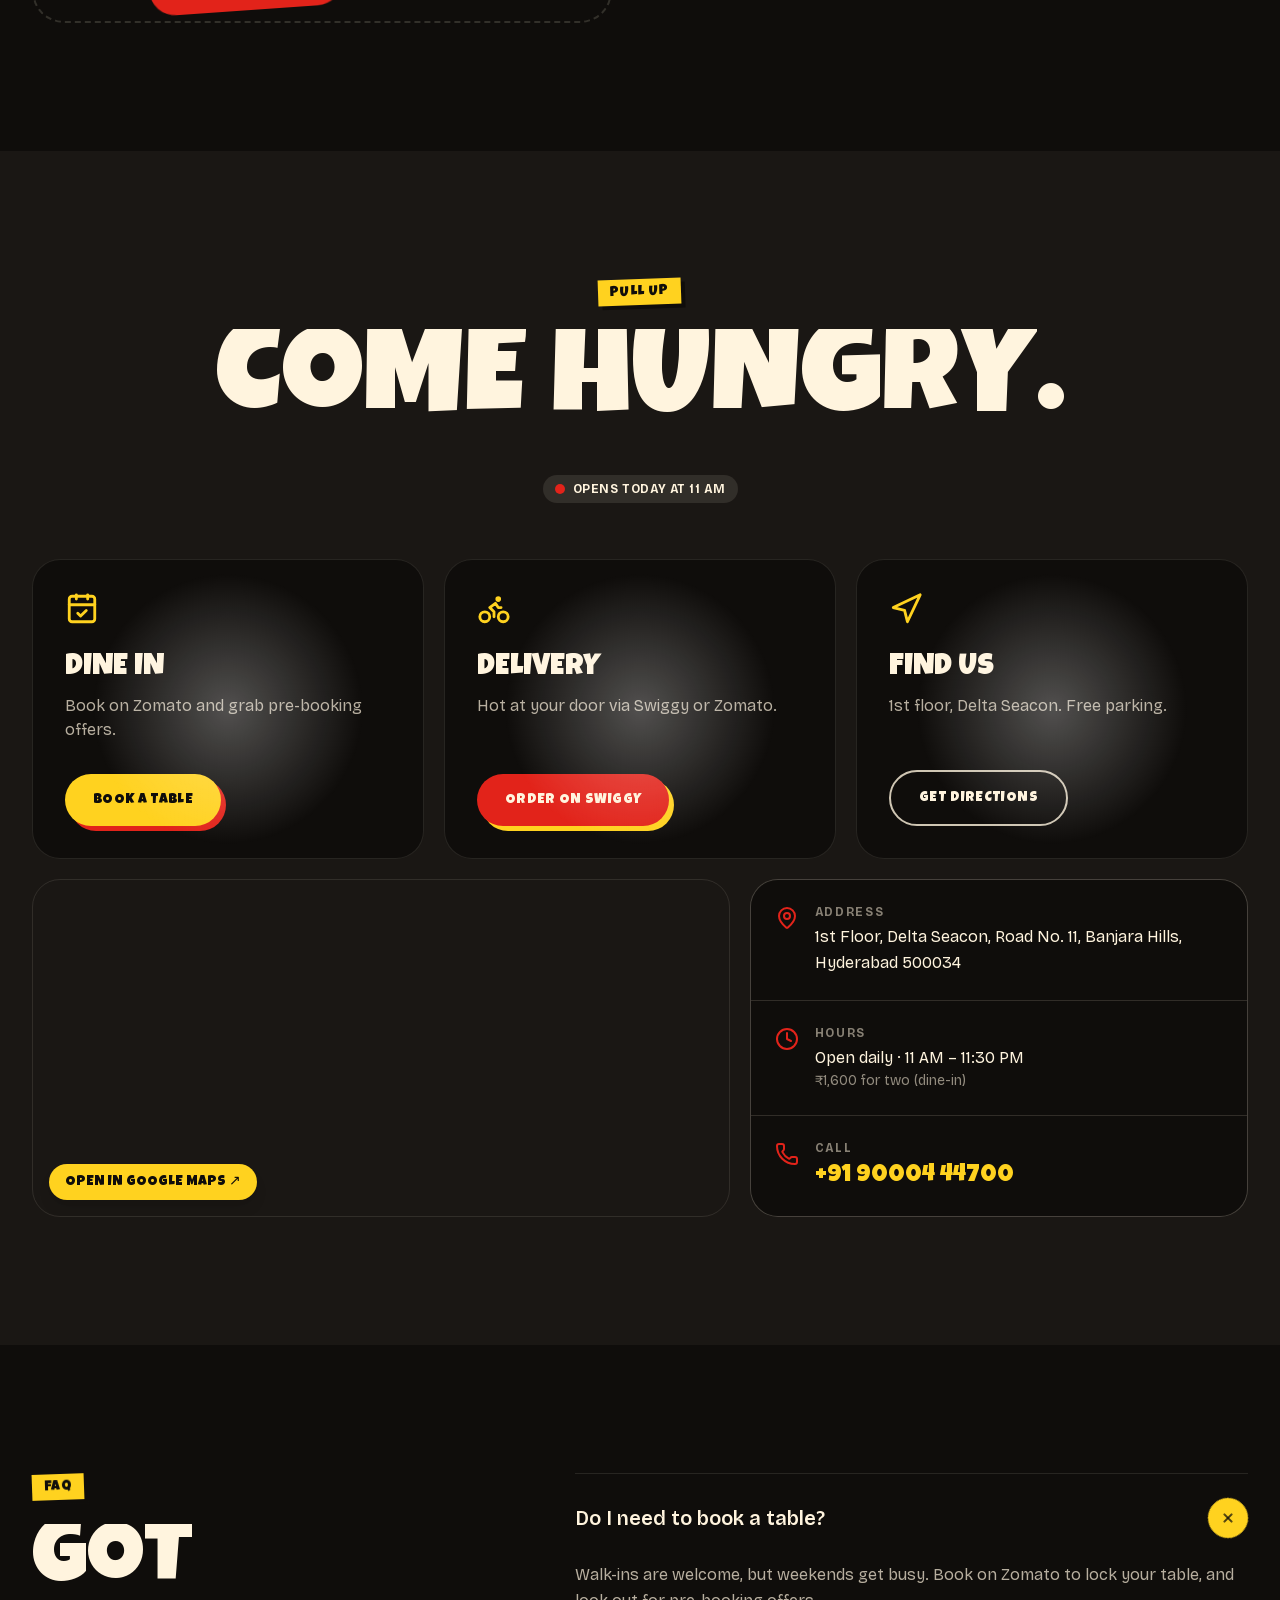
<file: moyaaah-demo/moyaaah-v2/index.html>
<!DOCTYPE html><!--K_Qxw_bNzNQ0oS3dV6rWV--><html lang="en" class="__variable_51bfd1 __variable_3adc61"><head><meta charSet="utf-8"/><meta name="viewport" content="width=device-width, initial-scale=1"/><link rel="preload" as="image" href="/moyaaah-demo/moyaaah/reel2.jpg"/><link rel="preload" as="image" href="/moyaaah-demo/moyaaah/reel8.jpg"/><link rel="preload" as="image" href="/moyaaah-demo/moyaaah/reel11.jpg"/><link rel="stylesheet" href="/moyaaah-demo/_next/static/css/ad77409f809b67af.css" data-precedence="next"/><link rel="stylesheet" href="/moyaaah-demo/_next/static/css/3f479af248febb31.css" data-precedence="next"/><link rel="preload" as="script" fetchPriority="low" href="/moyaaah-demo/_next/static/chunks/webpack-40f939f40c872d4b.js"/><script src="/moyaaah-demo/_next/static/chunks/4bd1b696-c023c6e3521b1417.js" async=""></script><script src="/moyaaah-demo/_next/static/chunks/255-f5502051d4655a14.js" async=""></script><script src="/moyaaah-demo/_next/static/chunks/main-app-36f23af1c5b3a210.js" async=""></script><script src="/moyaaah-demo/_next/static/chunks/864-6d713422948b2f99.js" async=""></script><script src="/moyaaah-demo/_next/static/chunks/944-434a4a2c9f212ad9.js" async=""></script><script src="/moyaaah-demo/_next/static/chunks/160-327e1954a4927fe7.js" async=""></script><script src="/moyaaah-demo/_next/static/chunks/app/moyaaah-v2/page-504f148cede25378.js" async=""></script><meta name="theme-color" content="#0f0d0b"/><title>MOYAAAH! | Best Burgers in Banjara Hills, Hyderabad</title><meta name="description" content="Smashed burgers, cheese-stuffed Juicy Lucys and steaks on Road No. 11, Banjara Hills. Build your burger, spin the slot machine, then book a table or order on Swiggy."/><meta name="robots" content="noindex, nofollow"/><meta property="og:title" content="MOYAAAH! | Best Burgers in Hyderabad"/><meta property="og:description" content="Smashed, stuffed and dripping. Road No. 11, Banjara Hills."/><meta property="og:image" content="http://localhost:3000/moyaaah/reel2.jpg"/><meta property="og:type" content="website"/><meta name="twitter:card" content="summary_large_image"/><meta name="twitter:title" content="MOYAAAH! | Best Burgers in Hyderabad"/><meta name="twitter:description" content="Smashed, stuffed and dripping. Road No. 11, Banjara Hills."/><meta name="twitter:image" content="http://localhost:3000/moyaaah/reel2.jpg"/><link rel="icon" href="/moyaaah-demo/favicon.ico" type="image/x-icon" sizes="16x16"/><script src="/moyaaah-demo/_next/static/chunks/polyfills-42372ed130431b0a.js" noModule=""></script></head><body><div hidden=""><!--$--><!--/$--></div><div class="moy-root __variable_cb1364 __variable_5f463f bg-char font-grotesk text-bun"><script type="application/ld+json">{"@context":"https://schema.org","@type":"Restaurant","name":"Moyaaah!","servesCuisine":["Burgers","American","Cafe"],"priceRange":"₹₹","telephone":"+919000444700","address":{"@type":"PostalAddress","streetAddress":"1st Floor, Delta Seacon, Road No. 11, Banjara Hills","addressLocality":"Hyderabad","postalCode":"500034","addressCountry":"IN"},"openingHours":"Mo-Su 11:00-23:30","aggregateRating":{"@type":"AggregateRating","ratingValue":"4.5","reviewCount":"1377"},"sameAs":["https://www.instagram.com/moyaaahnow/","https://www.zomato.com/hyderabad/moyaaah-banjara-hills","https://www.swiggy.com/city/hyderabad/moyaaah-delta-seacon-banjara-hills-rest738589"],"acceptsReservations":true}</script><div aria-hidden="true" class="fixed inset-x-0 top-0 z-[90] h-1 origin-left bg-gradient-to-r from-ketchup via-mustard to-ketchup" style="transform:scaleX(0)"></div><header class="fixed inset-x-0 top-0 z-50 transition-colors duration-300 "><nav class="mx-auto flex h-16 max-w-7xl items-center justify-between px-5 md:h-20 md:px-8"><button type="button" data-cursor="Tap me" class="font-loud text-2xl tracking-wide text-mustard md:text-3xl" aria-label="Moyaaah logo (tap for a surprise)" tabindex="0">MOYAAAH<span class="text-ketchup">!</span></button><div class="hidden items-center gap-1 xl:flex"><a href="#anatomy" class="group relative overflow-hidden whitespace-nowrap rounded-full px-4 py-2 text-sm font-bold uppercase tracking-[0.12em] text-bun/80 hover:text-char"><span class="absolute inset-0 translate-y-full rounded-full bg-mustard transition-transform duration-300 group-hover:translate-y-0"></span><span class="relative">Anatomy</span></a><a href="#builder" class="group relative overflow-hidden whitespace-nowrap rounded-full px-4 py-2 text-sm font-bold uppercase tracking-[0.12em] text-bun/80 hover:text-char"><span class="absolute inset-0 translate-y-full rounded-full bg-mustard transition-transform duration-300 group-hover:translate-y-0"></span><span class="relative">Build one</span></a><a href="#menu" class="group relative overflow-hidden whitespace-nowrap rounded-full px-4 py-2 text-sm font-bold uppercase tracking-[0.12em] text-bun/80 hover:text-char"><span class="absolute inset-0 translate-y-full rounded-full bg-mustard transition-transform duration-300 group-hover:translate-y-0"></span><span class="relative">Menu</span></a><a href="#reels" class="group relative overflow-hidden whitespace-nowrap rounded-full px-4 py-2 text-sm font-bold uppercase tracking-[0.12em] text-bun/80 hover:text-char"><span class="absolute inset-0 translate-y-full rounded-full bg-mustard transition-transform duration-300 group-hover:translate-y-0"></span><span class="relative">Reels</span></a><a href="#visit" class="group relative overflow-hidden whitespace-nowrap rounded-full px-4 py-2 text-sm font-bold uppercase tracking-[0.12em] text-bun/80 hover:text-char"><span class="absolute inset-0 translate-y-full rounded-full bg-mustard transition-transform duration-300 group-hover:translate-y-0"></span><span class="relative">Visit</span></a></div><div class="hidden items-center gap-4 xl:flex"><div class="inline-block " style="transform:none"><a href="https://www.zomato.com/hyderabad/moyaaah-banjara-hills/book" data-cursor="Book" target="_blank" rel="noopener noreferrer" class="group relative inline-flex whitespace-nowrap items-center justify-center gap-2 overflow-hidden rounded-full px-7 py-4 font-loud text-base uppercase tracking-wide transition-colors focus-visible:outline-2 focus-visible:outline-offset-4 focus-visible:outline-mustard bg-mustard text-char shadow-[5px_5px_0_var(--color-ketchup)] !px-5 !py-3 !text-sm" tabindex="0"><span class="relative z-10 flex items-center gap-2 transition-transform duration-300 group-hover:-translate-y-[130%]">Book a table</span><span aria-hidden="true" class="absolute inset-0 z-10 flex translate-y-[130%] items-center justify-center gap-2 transition-transform duration-300 group-hover:translate-y-0">Book a table</span></a></div></div><button class="relative z-10 rounded-full bg-mustard p-2.5 text-char xl:hidden" aria-label="Open menu" aria-expanded="false"><span class="block" style="opacity:1;transform:none"><svg xmlns="http://www.w3.org/2000/svg" width="20" height="20" viewBox="0 0 24 24" fill="none" stroke="currentColor" stroke-width="2" stroke-linecap="round" stroke-linejoin="round" class="lucide lucide-menu" aria-hidden="true"><path d="M4 5h16"></path><path d="M4 12h16"></path><path d="M4 19h16"></path></svg></span></button></nav></header><main><section id="top" class="grain relative min-h-[100svh] overflow-hidden pt-24 md:pt-28"><div aria-hidden="true" class="pointer-events-none absolute inset-0" style="background:radial-gradient(600px circle at 50% 40%, rgba(226,35,26,0.35), transparent 60%)"></div><div class="relative mx-auto grid max-w-7xl items-center gap-10 px-5 md:px-8 lg:grid-cols-[1.2fr_1fr]"><div style="opacity:1;transform:none"><div class="flex flex-wrap items-center gap-3" style="opacity:0;transform:translateY(10px)"><span class="inline-block -rotate-2 bg-mustard px-3 py-1.5 font-loud text-sm uppercase text-char shadow-[4px_4px_0_var(--color-ketchup)]">📍 <!-- -->Road No. 11, Banjara Hills</span></div><h1 class="mt-8 font-loud text-[clamp(3.6rem,11vw,9rem)] uppercase leading-[0.85] tracking-tight"><span class="block opacity-0">Smashed. Stuffed. Dripping.</span></h1><p class="mt-7 max-w-lg text-lg leading-relaxed text-bun/75 md:text-xl" style="opacity:0;transform:translateY(20px)">Hyderabad&#x27;s loudest burger joint. Crispy-edged smash patties, cheese-stuffed Juicy Lucys and 10-hour pulled tenderloin. Every burger comes with fries.</p><div class="mt-9 flex flex-wrap gap-4" style="opacity:0;transform:translateY(20px)"><div class="inline-block " style="transform:none"><a href="https://www.zomato.com/hyderabad/moyaaah-banjara-hills/book" data-cursor="Book" target="_blank" rel="noopener noreferrer" class="group relative inline-flex whitespace-nowrap items-center justify-center gap-2 overflow-hidden rounded-full px-7 py-4 font-loud text-base uppercase tracking-wide transition-colors focus-visible:outline-2 focus-visible:outline-offset-4 focus-visible:outline-mustard bg-mustard text-char shadow-[5px_5px_0_var(--color-ketchup)] " tabindex="0"><span class="relative z-10 flex items-center gap-2 transition-transform duration-300 group-hover:-translate-y-[130%]">Book a table</span><span aria-hidden="true" class="absolute inset-0 z-10 flex translate-y-[130%] items-center justify-center gap-2 transition-transform duration-300 group-hover:translate-y-0">Book a table</span></a></div><div class="inline-block " style="transform:none"><a href="#builder" data-cursor="Play" class="group relative inline-flex whitespace-nowrap items-center justify-center gap-2 overflow-hidden rounded-full px-7 py-4 font-loud text-base uppercase tracking-wide transition-colors focus-visible:outline-2 focus-visible:outline-offset-4 focus-visible:outline-mustard border-2 border-bun/80 text-bun hover:bg-bun hover:text-char " tabindex="0"><span class="relative z-10 flex items-center gap-2 transition-transform duration-300 group-hover:-translate-y-[130%]">Build your burger</span><span aria-hidden="true" class="absolute inset-0 z-10 flex translate-y-[130%] items-center justify-center gap-2 transition-transform duration-300 group-hover:translate-y-0">Build your burger</span></a></div></div><div class="mt-10 flex items-center gap-4" style="opacity:0"><div class="flex items-center gap-1 rounded-full bg-[#267e3e] px-3 py-1.5 text-sm font-bold text-white">4.5 <svg xmlns="http://www.w3.org/2000/svg" width="13" height="13" viewBox="0 0 24 24" fill="currentColor" stroke="currentColor" stroke-width="2" stroke-linecap="round" stroke-linejoin="round" class="lucide lucide-star" aria-hidden="true"><path d="M11.525 2.295a.53.53 0 0 1 .95 0l2.31 4.679a2.123 2.123 0 0 0 1.595 1.16l5.166.756a.53.53 0 0 1 .294.904l-3.736 3.638a2.123 2.123 0 0 0-.611 1.878l.882 5.14a.53.53 0 0 1-.771.56l-4.618-2.428a2.122 2.122 0 0 0-1.973 0L6.396 21.01a.53.53 0 0 1-.77-.56l.881-5.139a2.122 2.122 0 0 0-.611-1.879L2.16 9.795a.53.53 0 0 1 .294-.906l5.165-.755a2.122 2.122 0 0 0 1.597-1.16z"></path></svg></div><p class="text-sm text-bun/70"><span class="font-semibold text-bun">1,377 dining ratings</span> on Zomato</p></div></div><div class="relative mx-auto h-[460px] w-full max-w-[440px] sm:h-[540px]"><div data-cursor="Drag" class="absolute aspect-[9/16] cursor-grab touch-none overflow-hidden rounded-[1.6rem] border-4 shadow-2xl left-0 top-12 w-[52%] border-bun/20" draggable="false" style="z-index:1;opacity:0;transform:translateY(120px) rotate(-20deg);-webkit-touch-callout:none;-webkit-user-select:none;user-select:none;touch-action:none"><img alt="Juicy cheeseburger on checkered paper" draggable="false" decoding="async" data-nimg="fill" class="pointer-events-none select-none object-cover" style="position:absolute;height:100%;width:100%;left:0;top:0;right:0;bottom:0;color:transparent" src="/moyaaah-demo/moyaaah/reel2.jpg"/></div><div data-cursor="Drag" class="absolute aspect-[9/16] cursor-grab touch-none overflow-hidden rounded-[1.6rem] border-4 shadow-2xl left-[24%] top-0 w-[52%] border-ketchup" draggable="false" style="z-index:2;opacity:0;transform:translateY(120px) rotate(8deg);-webkit-touch-callout:none;-webkit-user-select:none;user-select:none;touch-action:none"><img alt="Why is this the juiciest burger in Hyderabad" draggable="false" decoding="async" data-nimg="fill" class="pointer-events-none select-none object-cover" style="position:absolute;height:100%;width:100%;left:0;top:0;right:0;bottom:0;color:transparent" src="/moyaaah-demo/moyaaah/reel8.jpg"/></div><div data-cursor="Drag" class="absolute aspect-[9/16] cursor-grab touch-none overflow-hidden rounded-[1.6rem] border-4 shadow-2xl right-0 top-20 w-[52%] border-mustard" draggable="false" style="z-index:3;opacity:0;transform:translateY(120px) rotate(20deg);-webkit-touch-callout:none;-webkit-user-select:none;user-select:none;touch-action:none"><img alt="Towering stacked burger" draggable="false" decoding="async" data-nimg="fill" class="pointer-events-none select-none object-cover" style="position:absolute;height:100%;width:100%;left:0;top:0;right:0;bottom:0;color:transparent" src="/moyaaah-demo/moyaaah/reel11.jpg"/></div><div class="pointer-events-none absolute -bottom-2 left-2 z-[999] flex h-32 w-32 items-center justify-center" style="transform:scale(0)"><svg viewBox="0 0 100 100" class="absolute inset-0"><defs><path id="circ" d="M50,50 m-38,0 a38,38 0 1,1 76,0 a38,38 0 1,1 -76,0"></path></defs><circle cx="50" cy="50" r="49" fill="#e2231a"></circle><text style="font-family:var(--font-luckiest);font-size:10.5px;letter-spacing:2px" fill="#fff4de"><textPath href="#circ">DRAG THE REELS ✸ DRAG THE REELS ✸ </textPath></text></svg><span class="relative font-loud text-3xl leading-none text-mustard">👆</span></div></div></div><div class="relative mt-16 -rotate-2 bg-mustard py-4 font-loud text-3xl uppercase text-char md:text-5xl"><div class="flex overflow-hidden whitespace-nowrap " aria-label="Best burger in Hyderabad ✸ Smashed ✸ Stuffed ✸ Dripping ✸ Napkins advised"><div aria-hidden="true" class="flex gap-10" style="transform:translateX(-25%)"><span class="flex items-center gap-10">Best burger in Hyderabad ✸ Smashed ✸ Stuffed ✸ Dripping ✸ Napkins advised<span class="text-[0.6em]">✸</span></span><span class="flex items-center gap-10">Best burger in Hyderabad ✸ Smashed ✸ Stuffed ✸ Dripping ✸ Napkins advised<span class="text-[0.6em]">✸</span></span><span class="flex items-center gap-10">Best burger in Hyderabad ✸ Smashed ✸ Stuffed ✸ Dripping ✸ Napkins advised<span class="text-[0.6em]">✸</span></span><span class="flex items-center gap-10">Best burger in Hyderabad ✸ Smashed ✸ Stuffed ✸ Dripping ✸ Napkins advised<span class="text-[0.6em]">✸</span></span></div></div></div><div class="relative -mt-2 rotate-1 bg-ketchup py-3 font-loud text-2xl uppercase text-bun md:text-4xl"><div class="flex overflow-hidden whitespace-nowrap " aria-label="Juicy Lucy ✸ Double Trouble ✸ Pulled Tenderloin ✸ Bang Bang Chicken ✸ Oreo Shake"><div aria-hidden="true" class="flex gap-10" style="transform:translateX(-25%)"><span class="flex items-center gap-10">Juicy Lucy ✸ Double Trouble ✸ Pulled Tenderloin ✸ Bang Bang Chicken ✸ Oreo Shake<span class="text-[0.6em]">✸</span></span><span class="flex items-center gap-10">Juicy Lucy ✸ Double Trouble ✸ Pulled Tenderloin ✸ Bang Bang Chicken ✸ Oreo Shake<span class="text-[0.6em]">✸</span></span><span class="flex items-center gap-10">Juicy Lucy ✸ Double Trouble ✸ Pulled Tenderloin ✸ Bang Bang Chicken ✸ Oreo Shake<span class="text-[0.6em]">✸</span></span><span class="flex items-center gap-10">Juicy Lucy ✸ Double Trouble ✸ Pulled Tenderloin ✸ Bang Bang Chicken ✸ Oreo Shake<span class="text-[0.6em]">✸</span></span></div></div></div></section><section class="mx-auto max-w-7xl px-5 py-20 md:px-8"><div class="grid grid-cols-2 gap-4 lg:grid-cols-4"><div class="rounded-[1.75rem] border border-bun/10 bg-char-2 p-7" style="opacity:0;transform:translateY(40px)"><p class="font-loud text-6xl text-mustard md:text-7xl">0.0<span class="text-4xl"></span></p><div class="relative mt-2 flex w-max gap-1"><svg xmlns="http://www.w3.org/2000/svg" width="18" height="18" viewBox="0 0 24 24" fill="currentColor" stroke="currentColor" stroke-width="2" stroke-linecap="round" stroke-linejoin="round" class="lucide lucide-star text-bun/15" aria-hidden="true"><path d="M11.525 2.295a.53.53 0 0 1 .95 0l2.31 4.679a2.123 2.123 0 0 0 1.595 1.16l5.166.756a.53.53 0 0 1 .294.904l-3.736 3.638a2.123 2.123 0 0 0-.611 1.878l.882 5.14a.53.53 0 0 1-.771.56l-4.618-2.428a2.122 2.122 0 0 0-1.973 0L6.396 21.01a.53.53 0 0 1-.77-.56l.881-5.139a2.122 2.122 0 0 0-.611-1.879L2.16 9.795a.53.53 0 0 1 .294-.906l5.165-.755a2.122 2.122 0 0 0 1.597-1.16z"></path></svg><svg xmlns="http://www.w3.org/2000/svg" width="18" height="18" viewBox="0 0 24 24" fill="currentColor" stroke="currentColor" stroke-width="2" stroke-linecap="round" stroke-linejoin="round" class="lucide lucide-star text-bun/15" aria-hidden="true"><path d="M11.525 2.295a.53.53 0 0 1 .95 0l2.31 4.679a2.123 2.123 0 0 0 1.595 1.16l5.166.756a.53.53 0 0 1 .294.904l-3.736 3.638a2.123 2.123 0 0 0-.611 1.878l.882 5.14a.53.53 0 0 1-.771.56l-4.618-2.428a2.122 2.122 0 0 0-1.973 0L6.396 21.01a.53.53 0 0 1-.77-.56l.881-5.139a2.122 2.122 0 0 0-.611-1.879L2.16 9.795a.53.53 0 0 1 .294-.906l5.165-.755a2.122 2.122 0 0 0 1.597-1.16z"></path></svg><svg xmlns="http://www.w3.org/2000/svg" width="18" height="18" viewBox="0 0 24 24" fill="currentColor" stroke="currentColor" stroke-width="2" stroke-linecap="round" stroke-linejoin="round" class="lucide lucide-star text-bun/15" aria-hidden="true"><path d="M11.525 2.295a.53.53 0 0 1 .95 0l2.31 4.679a2.123 2.123 0 0 0 1.595 1.16l5.166.756a.53.53 0 0 1 .294.904l-3.736 3.638a2.123 2.123 0 0 0-.611 1.878l.882 5.14a.53.53 0 0 1-.771.56l-4.618-2.428a2.122 2.122 0 0 0-1.973 0L6.396 21.01a.53.53 0 0 1-.77-.56l.881-5.139a2.122 2.122 0 0 0-.611-1.879L2.16 9.795a.53.53 0 0 1 .294-.906l5.165-.755a2.122 2.122 0 0 0 1.597-1.16z"></path></svg><svg xmlns="http://www.w3.org/2000/svg" width="18" height="18" viewBox="0 0 24 24" fill="currentColor" stroke="currentColor" stroke-width="2" stroke-linecap="round" stroke-linejoin="round" class="lucide lucide-star text-bun/15" aria-hidden="true"><path d="M11.525 2.295a.53.53 0 0 1 .95 0l2.31 4.679a2.123 2.123 0 0 0 1.595 1.16l5.166.756a.53.53 0 0 1 .294.904l-3.736 3.638a2.123 2.123 0 0 0-.611 1.878l.882 5.14a.53.53 0 0 1-.771.56l-4.618-2.428a2.122 2.122 0 0 0-1.973 0L6.396 21.01a.53.53 0 0 1-.77-.56l.881-5.139a2.122 2.122 0 0 0-.611-1.879L2.16 9.795a.53.53 0 0 1 .294-.906l5.165-.755a2.122 2.122 0 0 0 1.597-1.16z"></path></svg><svg xmlns="http://www.w3.org/2000/svg" width="18" height="18" viewBox="0 0 24 24" fill="currentColor" stroke="currentColor" stroke-width="2" stroke-linecap="round" stroke-linejoin="round" class="lucide lucide-star text-bun/15" aria-hidden="true"><path d="M11.525 2.295a.53.53 0 0 1 .95 0l2.31 4.679a2.123 2.123 0 0 0 1.595 1.16l5.166.756a.53.53 0 0 1 .294.904l-3.736 3.638a2.123 2.123 0 0 0-.611 1.878l.882 5.14a.53.53 0 0 1-.771.56l-4.618-2.428a2.122 2.122 0 0 0-1.973 0L6.396 21.01a.53.53 0 0 1-.77-.56l.881-5.139a2.122 2.122 0 0 0-.611-1.879L2.16 9.795a.53.53 0 0 1 .294-.906l5.165-.755a2.122 2.122 0 0 0 1.597-1.16z"></path></svg><div class="absolute inset-0 flex gap-1 overflow-hidden text-mustard" style="width:0%"><svg xmlns="http://www.w3.org/2000/svg" width="18" height="18" viewBox="0 0 24 24" fill="currentColor" stroke="currentColor" stroke-width="2" stroke-linecap="round" stroke-linejoin="round" class="lucide lucide-star shrink-0" aria-hidden="true"><path d="M11.525 2.295a.53.53 0 0 1 .95 0l2.31 4.679a2.123 2.123 0 0 0 1.595 1.16l5.166.756a.53.53 0 0 1 .294.904l-3.736 3.638a2.123 2.123 0 0 0-.611 1.878l.882 5.14a.53.53 0 0 1-.771.56l-4.618-2.428a2.122 2.122 0 0 0-1.973 0L6.396 21.01a.53.53 0 0 1-.77-.56l.881-5.139a2.122 2.122 0 0 0-.611-1.879L2.16 9.795a.53.53 0 0 1 .294-.906l5.165-.755a2.122 2.122 0 0 0 1.597-1.16z"></path></svg><svg xmlns="http://www.w3.org/2000/svg" width="18" height="18" viewBox="0 0 24 24" fill="currentColor" stroke="currentColor" stroke-width="2" stroke-linecap="round" stroke-linejoin="round" class="lucide lucide-star shrink-0" aria-hidden="true"><path d="M11.525 2.295a.53.53 0 0 1 .95 0l2.31 4.679a2.123 2.123 0 0 0 1.595 1.16l5.166.756a.53.53 0 0 1 .294.904l-3.736 3.638a2.123 2.123 0 0 0-.611 1.878l.882 5.14a.53.53 0 0 1-.771.56l-4.618-2.428a2.122 2.122 0 0 0-1.973 0L6.396 21.01a.53.53 0 0 1-.77-.56l.881-5.139a2.122 2.122 0 0 0-.611-1.879L2.16 9.795a.53.53 0 0 1 .294-.906l5.165-.755a2.122 2.122 0 0 0 1.597-1.16z"></path></svg><svg xmlns="http://www.w3.org/2000/svg" width="18" height="18" viewBox="0 0 24 24" fill="currentColor" stroke="currentColor" stroke-width="2" stroke-linecap="round" stroke-linejoin="round" class="lucide lucide-star shrink-0" aria-hidden="true"><path d="M11.525 2.295a.53.53 0 0 1 .95 0l2.31 4.679a2.123 2.123 0 0 0 1.595 1.16l5.166.756a.53.53 0 0 1 .294.904l-3.736 3.638a2.123 2.123 0 0 0-.611 1.878l.882 5.14a.53.53 0 0 1-.771.56l-4.618-2.428a2.122 2.122 0 0 0-1.973 0L6.396 21.01a.53.53 0 0 1-.77-.56l.881-5.139a2.122 2.122 0 0 0-.611-1.879L2.16 9.795a.53.53 0 0 1 .294-.906l5.165-.755a2.122 2.122 0 0 0 1.597-1.16z"></path></svg><svg xmlns="http://www.w3.org/2000/svg" width="18" height="18" viewBox="0 0 24 24" fill="currentColor" stroke="currentColor" stroke-width="2" stroke-linecap="round" stroke-linejoin="round" class="lucide lucide-star shrink-0" aria-hidden="true"><path d="M11.525 2.295a.53.53 0 0 1 .95 0l2.31 4.679a2.123 2.123 0 0 0 1.595 1.16l5.166.756a.53.53 0 0 1 .294.904l-3.736 3.638a2.123 2.123 0 0 0-.611 1.878l.882 5.14a.53.53 0 0 1-.771.56l-4.618-2.428a2.122 2.122 0 0 0-1.973 0L6.396 21.01a.53.53 0 0 1-.77-.56l.881-5.139a2.122 2.122 0 0 0-.611-1.879L2.16 9.795a.53.53 0 0 1 .294-.906l5.165-.755a2.122 2.122 0 0 0 1.597-1.16z"></path></svg><svg xmlns="http://www.w3.org/2000/svg" width="18" height="18" viewBox="0 0 24 24" fill="currentColor" stroke="currentColor" stroke-width="2" stroke-linecap="round" stroke-linejoin="round" class="lucide lucide-star shrink-0" aria-hidden="true"><path d="M11.525 2.295a.53.53 0 0 1 .95 0l2.31 4.679a2.123 2.123 0 0 0 1.595 1.16l5.166.756a.53.53 0 0 1 .294.904l-3.736 3.638a2.123 2.123 0 0 0-.611 1.878l.882 5.14a.53.53 0 0 1-.771.56l-4.618-2.428a2.122 2.122 0 0 0-1.973 0L6.396 21.01a.53.53 0 0 1-.77-.56l.881-5.139a2.122 2.122 0 0 0-.611-1.879L2.16 9.795a.53.53 0 0 1 .294-.906l5.165-.755a2.122 2.122 0 0 0 1.597-1.16z"></path></svg></div></div><p class="mt-4 text-sm font-bold uppercase tracking-[0.14em]">Zomato dining</p><p class="mt-1 text-sm text-bun/55">1,377 ratings</p></div><div class="rounded-[1.75rem] border border-bun/10 bg-char-2 p-7" style="opacity:0;transform:translateY(40px)"><p class="font-loud text-6xl text-mustard md:text-7xl">0.0<span class="text-4xl"></span></p><div class="relative mt-2 flex w-max gap-1"><svg xmlns="http://www.w3.org/2000/svg" width="18" height="18" viewBox="0 0 24 24" fill="currentColor" stroke="currentColor" stroke-width="2" stroke-linecap="round" stroke-linejoin="round" class="lucide lucide-star text-bun/15" aria-hidden="true"><path d="M11.525 2.295a.53.53 0 0 1 .95 0l2.31 4.679a2.123 2.123 0 0 0 1.595 1.16l5.166.756a.53.53 0 0 1 .294.904l-3.736 3.638a2.123 2.123 0 0 0-.611 1.878l.882 5.14a.53.53 0 0 1-.771.56l-4.618-2.428a2.122 2.122 0 0 0-1.973 0L6.396 21.01a.53.53 0 0 1-.77-.56l.881-5.139a2.122 2.122 0 0 0-.611-1.879L2.16 9.795a.53.53 0 0 1 .294-.906l5.165-.755a2.122 2.122 0 0 0 1.597-1.16z"></path></svg><svg xmlns="http://www.w3.org/2000/svg" width="18" height="18" viewBox="0 0 24 24" fill="currentColor" stroke="currentColor" stroke-width="2" stroke-linecap="round" stroke-linejoin="round" class="lucide lucide-star text-bun/15" aria-hidden="true"><path d="M11.525 2.295a.53.53 0 0 1 .95 0l2.31 4.679a2.123 2.123 0 0 0 1.595 1.16l5.166.756a.53.53 0 0 1 .294.904l-3.736 3.638a2.123 2.123 0 0 0-.611 1.878l.882 5.14a.53.53 0 0 1-.771.56l-4.618-2.428a2.122 2.122 0 0 0-1.973 0L6.396 21.01a.53.53 0 0 1-.77-.56l.881-5.139a2.122 2.122 0 0 0-.611-1.879L2.16 9.795a.53.53 0 0 1 .294-.906l5.165-.755a2.122 2.122 0 0 0 1.597-1.16z"></path></svg><svg xmlns="http://www.w3.org/2000/svg" width="18" height="18" viewBox="0 0 24 24" fill="currentColor" stroke="currentColor" stroke-width="2" stroke-linecap="round" stroke-linejoin="round" class="lucide lucide-star text-bun/15" aria-hidden="true"><path d="M11.525 2.295a.53.53 0 0 1 .95 0l2.31 4.679a2.123 2.123 0 0 0 1.595 1.16l5.166.756a.53.53 0 0 1 .294.904l-3.736 3.638a2.123 2.123 0 0 0-.611 1.878l.882 5.14a.53.53 0 0 1-.771.56l-4.618-2.428a2.122 2.122 0 0 0-1.973 0L6.396 21.01a.53.53 0 0 1-.77-.56l.881-5.139a2.122 2.122 0 0 0-.611-1.879L2.16 9.795a.53.53 0 0 1 .294-.906l5.165-.755a2.122 2.122 0 0 0 1.597-1.16z"></path></svg><svg xmlns="http://www.w3.org/2000/svg" width="18" height="18" viewBox="0 0 24 24" fill="currentColor" stroke="currentColor" stroke-width="2" stroke-linecap="round" stroke-linejoin="round" class="lucide lucide-star text-bun/15" aria-hidden="true"><path d="M11.525 2.295a.53.53 0 0 1 .95 0l2.31 4.679a2.123 2.123 0 0 0 1.595 1.16l5.166.756a.53.53 0 0 1 .294.904l-3.736 3.638a2.123 2.123 0 0 0-.611 1.878l.882 5.14a.53.53 0 0 1-.771.56l-4.618-2.428a2.122 2.122 0 0 0-1.973 0L6.396 21.01a.53.53 0 0 1-.77-.56l.881-5.139a2.122 2.122 0 0 0-.611-1.879L2.16 9.795a.53.53 0 0 1 .294-.906l5.165-.755a2.122 2.122 0 0 0 1.597-1.16z"></path></svg><svg xmlns="http://www.w3.org/2000/svg" width="18" height="18" viewBox="0 0 24 24" fill="currentColor" stroke="currentColor" stroke-width="2" stroke-linecap="round" stroke-linejoin="round" class="lucide lucide-star text-bun/15" aria-hidden="true"><path d="M11.525 2.295a.53.53 0 0 1 .95 0l2.31 4.679a2.123 2.123 0 0 0 1.595 1.16l5.166.756a.53.53 0 0 1 .294.904l-3.736 3.638a2.123 2.123 0 0 0-.611 1.878l.882 5.14a.53.53 0 0 1-.771.56l-4.618-2.428a2.122 2.122 0 0 0-1.973 0L6.396 21.01a.53.53 0 0 1-.77-.56l.881-5.139a2.122 2.122 0 0 0-.611-1.879L2.16 9.795a.53.53 0 0 1 .294-.906l5.165-.755a2.122 2.122 0 0 0 1.597-1.16z"></path></svg><div class="absolute inset-0 flex gap-1 overflow-hidden text-mustard" style="width:0%"><svg xmlns="http://www.w3.org/2000/svg" width="18" height="18" viewBox="0 0 24 24" fill="currentColor" stroke="currentColor" stroke-width="2" stroke-linecap="round" stroke-linejoin="round" class="lucide lucide-star shrink-0" aria-hidden="true"><path d="M11.525 2.295a.53.53 0 0 1 .95 0l2.31 4.679a2.123 2.123 0 0 0 1.595 1.16l5.166.756a.53.53 0 0 1 .294.904l-3.736 3.638a2.123 2.123 0 0 0-.611 1.878l.882 5.14a.53.53 0 0 1-.771.56l-4.618-2.428a2.122 2.122 0 0 0-1.973 0L6.396 21.01a.53.53 0 0 1-.77-.56l.881-5.139a2.122 2.122 0 0 0-.611-1.879L2.16 9.795a.53.53 0 0 1 .294-.906l5.165-.755a2.122 2.122 0 0 0 1.597-1.16z"></path></svg><svg xmlns="http://www.w3.org/2000/svg" width="18" height="18" viewBox="0 0 24 24" fill="currentColor" stroke="currentColor" stroke-width="2" stroke-linecap="round" stroke-linejoin="round" class="lucide lucide-star shrink-0" aria-hidden="true"><path d="M11.525 2.295a.53.53 0 0 1 .95 0l2.31 4.679a2.123 2.123 0 0 0 1.595 1.16l5.166.756a.53.53 0 0 1 .294.904l-3.736 3.638a2.123 2.123 0 0 0-.611 1.878l.882 5.14a.53.53 0 0 1-.771.56l-4.618-2.428a2.122 2.122 0 0 0-1.973 0L6.396 21.01a.53.53 0 0 1-.77-.56l.881-5.139a2.122 2.122 0 0 0-.611-1.879L2.16 9.795a.53.53 0 0 1 .294-.906l5.165-.755a2.122 2.122 0 0 0 1.597-1.16z"></path></svg><svg xmlns="http://www.w3.org/2000/svg" width="18" height="18" viewBox="0 0 24 24" fill="currentColor" stroke="currentColor" stroke-width="2" stroke-linecap="round" stroke-linejoin="round" class="lucide lucide-star shrink-0" aria-hidden="true"><path d="M11.525 2.295a.53.53 0 0 1 .95 0l2.31 4.679a2.123 2.123 0 0 0 1.595 1.16l5.166.756a.53.53 0 0 1 .294.904l-3.736 3.638a2.123 2.123 0 0 0-.611 1.878l.882 5.14a.53.53 0 0 1-.771.56l-4.618-2.428a2.122 2.122 0 0 0-1.973 0L6.396 21.01a.53.53 0 0 1-.77-.56l.881-5.139a2.122 2.122 0 0 0-.611-1.879L2.16 9.795a.53.53 0 0 1 .294-.906l5.165-.755a2.122 2.122 0 0 0 1.597-1.16z"></path></svg><svg xmlns="http://www.w3.org/2000/svg" width="18" height="18" viewBox="0 0 24 24" fill="currentColor" stroke="currentColor" stroke-width="2" stroke-linecap="round" stroke-linejoin="round" class="lucide lucide-star shrink-0" aria-hidden="true"><path d="M11.525 2.295a.53.53 0 0 1 .95 0l2.31 4.679a2.123 2.123 0 0 0 1.595 1.16l5.166.756a.53.53 0 0 1 .294.904l-3.736 3.638a2.123 2.123 0 0 0-.611 1.878l.882 5.14a.53.53 0 0 1-.771.56l-4.618-2.428a2.122 2.122 0 0 0-1.973 0L6.396 21.01a.53.53 0 0 1-.77-.56l.881-5.139a2.122 2.122 0 0 0-.611-1.879L2.16 9.795a.53.53 0 0 1 .294-.906l5.165-.755a2.122 2.122 0 0 0 1.597-1.16z"></path></svg><svg xmlns="http://www.w3.org/2000/svg" width="18" height="18" viewBox="0 0 24 24" fill="currentColor" stroke="currentColor" stroke-width="2" stroke-linecap="round" stroke-linejoin="round" class="lucide lucide-star shrink-0" aria-hidden="true"><path d="M11.525 2.295a.53.53 0 0 1 .95 0l2.31 4.679a2.123 2.123 0 0 0 1.595 1.16l5.166.756a.53.53 0 0 1 .294.904l-3.736 3.638a2.123 2.123 0 0 0-.611 1.878l.882 5.14a.53.53 0 0 1-.771.56l-4.618-2.428a2.122 2.122 0 0 0-1.973 0L6.396 21.01a.53.53 0 0 1-.77-.56l.881-5.139a2.122 2.122 0 0 0-.611-1.879L2.16 9.795a.53.53 0 0 1 .294-.906l5.165-.755a2.122 2.122 0 0 0 1.597-1.16z"></path></svg></div></div><p class="mt-4 text-sm font-bold uppercase tracking-[0.14em]">Zomato delivery</p><p class="mt-1 text-sm text-bun/55">1,198 ratings</p></div><div class="rounded-[1.75rem] border border-bun/10 bg-char-2 p-7" style="opacity:0;transform:translateY(40px)"><p class="font-loud text-6xl text-mustard md:text-7xl">0.0<span class="text-4xl"></span></p><div class="relative mt-2 flex w-max gap-1"><svg xmlns="http://www.w3.org/2000/svg" width="18" height="18" viewBox="0 0 24 24" fill="currentColor" stroke="currentColor" stroke-width="2" stroke-linecap="round" stroke-linejoin="round" class="lucide lucide-star text-bun/15" aria-hidden="true"><path d="M11.525 2.295a.53.53 0 0 1 .95 0l2.31 4.679a2.123 2.123 0 0 0 1.595 1.16l5.166.756a.53.53 0 0 1 .294.904l-3.736 3.638a2.123 2.123 0 0 0-.611 1.878l.882 5.14a.53.53 0 0 1-.771.56l-4.618-2.428a2.122 2.122 0 0 0-1.973 0L6.396 21.01a.53.53 0 0 1-.77-.56l.881-5.139a2.122 2.122 0 0 0-.611-1.879L2.16 9.795a.53.53 0 0 1 .294-.906l5.165-.755a2.122 2.122 0 0 0 1.597-1.16z"></path></svg><svg xmlns="http://www.w3.org/2000/svg" width="18" height="18" viewBox="0 0 24 24" fill="currentColor" stroke="currentColor" stroke-width="2" stroke-linecap="round" stroke-linejoin="round" class="lucide lucide-star text-bun/15" aria-hidden="true"><path d="M11.525 2.295a.53.53 0 0 1 .95 0l2.31 4.679a2.123 2.123 0 0 0 1.595 1.16l5.166.756a.53.53 0 0 1 .294.904l-3.736 3.638a2.123 2.123 0 0 0-.611 1.878l.882 5.14a.53.53 0 0 1-.771.56l-4.618-2.428a2.122 2.122 0 0 0-1.973 0L6.396 21.01a.53.53 0 0 1-.77-.56l.881-5.139a2.122 2.122 0 0 0-.611-1.879L2.16 9.795a.53.53 0 0 1 .294-.906l5.165-.755a2.122 2.122 0 0 0 1.597-1.16z"></path></svg><svg xmlns="http://www.w3.org/2000/svg" width="18" height="18" viewBox="0 0 24 24" fill="currentColor" stroke="currentColor" stroke-width="2" stroke-linecap="round" stroke-linejoin="round" class="lucide lucide-star text-bun/15" aria-hidden="true"><path d="M11.525 2.295a.53.53 0 0 1 .95 0l2.31 4.679a2.123 2.123 0 0 0 1.595 1.16l5.166.756a.53.53 0 0 1 .294.904l-3.736 3.638a2.123 2.123 0 0 0-.611 1.878l.882 5.14a.53.53 0 0 1-.771.56l-4.618-2.428a2.122 2.122 0 0 0-1.973 0L6.396 21.01a.53.53 0 0 1-.77-.56l.881-5.139a2.122 2.122 0 0 0-.611-1.879L2.16 9.795a.53.53 0 0 1 .294-.906l5.165-.755a2.122 2.122 0 0 0 1.597-1.16z"></path></svg><svg xmlns="http://www.w3.org/2000/svg" width="18" height="18" viewBox="0 0 24 24" fill="currentColor" stroke="currentColor" stroke-width="2" stroke-linecap="round" stroke-linejoin="round" class="lucide lucide-star text-bun/15" aria-hidden="true"><path d="M11.525 2.295a.53.53 0 0 1 .95 0l2.31 4.679a2.123 2.123 0 0 0 1.595 1.16l5.166.756a.53.53 0 0 1 .294.904l-3.736 3.638a2.123 2.123 0 0 0-.611 1.878l.882 5.14a.53.53 0 0 1-.771.56l-4.618-2.428a2.122 2.122 0 0 0-1.973 0L6.396 21.01a.53.53 0 0 1-.77-.56l.881-5.139a2.122 2.122 0 0 0-.611-1.879L2.16 9.795a.53.53 0 0 1 .294-.906l5.165-.755a2.122 2.122 0 0 0 1.597-1.16z"></path></svg><svg xmlns="http://www.w3.org/2000/svg" width="18" height="18" viewBox="0 0 24 24" fill="currentColor" stroke="currentColor" stroke-width="2" stroke-linecap="round" stroke-linejoin="round" class="lucide lucide-star text-bun/15" aria-hidden="true"><path d="M11.525 2.295a.53.53 0 0 1 .95 0l2.31 4.679a2.123 2.123 0 0 0 1.595 1.16l5.166.756a.53.53 0 0 1 .294.904l-3.736 3.638a2.123 2.123 0 0 0-.611 1.878l.882 5.14a.53.53 0 0 1-.771.56l-4.618-2.428a2.122 2.122 0 0 0-1.973 0L6.396 21.01a.53.53 0 0 1-.77-.56l.881-5.139a2.122 2.122 0 0 0-.611-1.879L2.16 9.795a.53.53 0 0 1 .294-.906l5.165-.755a2.122 2.122 0 0 0 1.597-1.16z"></path></svg><div class="absolute inset-0 flex gap-1 overflow-hidden text-mustard" style="width:0%"><svg xmlns="http://www.w3.org/2000/svg" width="18" height="18" viewBox="0 0 24 24" fill="currentColor" stroke="currentColor" stroke-width="2" stroke-linecap="round" stroke-linejoin="round" class="lucide lucide-star shrink-0" aria-hidden="true"><path d="M11.525 2.295a.53.53 0 0 1 .95 0l2.31 4.679a2.123 2.123 0 0 0 1.595 1.16l5.166.756a.53.53 0 0 1 .294.904l-3.736 3.638a2.123 2.123 0 0 0-.611 1.878l.882 5.14a.53.53 0 0 1-.771.56l-4.618-2.428a2.122 2.122 0 0 0-1.973 0L6.396 21.01a.53.53 0 0 1-.77-.56l.881-5.139a2.122 2.122 0 0 0-.611-1.879L2.16 9.795a.53.53 0 0 1 .294-.906l5.165-.755a2.122 2.122 0 0 0 1.597-1.16z"></path></svg><svg xmlns="http://www.w3.org/2000/svg" width="18" height="18" viewBox="0 0 24 24" fill="currentColor" stroke="currentColor" stroke-width="2" stroke-linecap="round" stroke-linejoin="round" class="lucide lucide-star shrink-0" aria-hidden="true"><path d="M11.525 2.295a.53.53 0 0 1 .95 0l2.31 4.679a2.123 2.123 0 0 0 1.595 1.16l5.166.756a.53.53 0 0 1 .294.904l-3.736 3.638a2.123 2.123 0 0 0-.611 1.878l.882 5.14a.53.53 0 0 1-.771.56l-4.618-2.428a2.122 2.122 0 0 0-1.973 0L6.396 21.01a.53.53 0 0 1-.77-.56l.881-5.139a2.122 2.122 0 0 0-.611-1.879L2.16 9.795a.53.53 0 0 1 .294-.906l5.165-.755a2.122 2.122 0 0 0 1.597-1.16z"></path></svg><svg xmlns="http://www.w3.org/2000/svg" width="18" height="18" viewBox="0 0 24 24" fill="currentColor" stroke="currentColor" stroke-width="2" stroke-linecap="round" stroke-linejoin="round" class="lucide lucide-star shrink-0" aria-hidden="true"><path d="M11.525 2.295a.53.53 0 0 1 .95 0l2.31 4.679a2.123 2.123 0 0 0 1.595 1.16l5.166.756a.53.53 0 0 1 .294.904l-3.736 3.638a2.123 2.123 0 0 0-.611 1.878l.882 5.14a.53.53 0 0 1-.771.56l-4.618-2.428a2.122 2.122 0 0 0-1.973 0L6.396 21.01a.53.53 0 0 1-.77-.56l.881-5.139a2.122 2.122 0 0 0-.611-1.879L2.16 9.795a.53.53 0 0 1 .294-.906l5.165-.755a2.122 2.122 0 0 0 1.597-1.16z"></path></svg><svg xmlns="http://www.w3.org/2000/svg" width="18" height="18" viewBox="0 0 24 24" fill="currentColor" stroke="currentColor" stroke-width="2" stroke-linecap="round" stroke-linejoin="round" class="lucide lucide-star shrink-0" aria-hidden="true"><path d="M11.525 2.295a.53.53 0 0 1 .95 0l2.31 4.679a2.123 2.123 0 0 0 1.595 1.16l5.166.756a.53.53 0 0 1 .294.904l-3.736 3.638a2.123 2.123 0 0 0-.611 1.878l.882 5.14a.53.53 0 0 1-.771.56l-4.618-2.428a2.122 2.122 0 0 0-1.973 0L6.396 21.01a.53.53 0 0 1-.77-.56l.881-5.139a2.122 2.122 0 0 0-.611-1.879L2.16 9.795a.53.53 0 0 1 .294-.906l5.165-.755a2.122 2.122 0 0 0 1.597-1.16z"></path></svg><svg xmlns="http://www.w3.org/2000/svg" width="18" height="18" viewBox="0 0 24 24" fill="currentColor" stroke="currentColor" stroke-width="2" stroke-linecap="round" stroke-linejoin="round" class="lucide lucide-star shrink-0" aria-hidden="true"><path d="M11.525 2.295a.53.53 0 0 1 .95 0l2.31 4.679a2.123 2.123 0 0 0 1.595 1.16l5.166.756a.53.53 0 0 1 .294.904l-3.736 3.638a2.123 2.123 0 0 0-.611 1.878l.882 5.14a.53.53 0 0 1-.771.56l-4.618-2.428a2.122 2.122 0 0 0-1.973 0L6.396 21.01a.53.53 0 0 1-.77-.56l.881-5.139a2.122 2.122 0 0 0-.611-1.879L2.16 9.795a.53.53 0 0 1 .294-.906l5.165-.755a2.122 2.122 0 0 0 1.597-1.16z"></path></svg></div></div><p class="mt-4 text-sm font-bold uppercase tracking-[0.14em]">Swiggy</p><p class="mt-1 text-sm text-bun/55">2.1K+ ratings</p></div><div class="rounded-[1.75rem] border border-bun/10 bg-char-2 p-7" style="opacity:0;transform:translateY(40px)"><p class="font-loud text-6xl text-mustard md:text-7xl">0.0<span class="text-4xl">K</span></p><p class="mt-4 text-sm font-bold uppercase tracking-[0.14em]">Instagram fam</p><p class="mt-1 text-sm text-bun/55">@moyaaahnow</p></div></div></section><div id="anatomy"><section class="relative h-[320vh] bg-char" aria-label="What goes into a Moyaaah burger"><div class="sticky top-0 flex h-screen flex-col items-center justify-center overflow-hidden px-4"><div class="pointer-events-none absolute inset-0 bg-[radial-gradient(circle_at_50%_55%,rgba(226,35,26,0.28),transparent_60%)]"></div><div class="relative z-10 mb-2 text-center" style="transform:translateY(40px)"><span class="inline-block px-3 py-1.5 font-loud text-sm uppercase leading-none tracking-wide bg-mustard text-char shadow-[4px_4px_0_var(--color-char)] " style="transform:scale(0) rotate(-17deg)">Anatomy of a Moyaaah</span><h2 class="mt-4 font-loud text-[clamp(2.4rem,7vw,6rem)] uppercase leading-[0.9]"><span class="" aria-label="Every layer, on purpose."><span aria-hidden="true" class="inline-block whitespace-nowrap"><span class="inline-block overflow-hidden pb-[0.1em] align-bottom"><span class="inline-block" style="transform:translateY(115%) rotate(12deg)">E</span></span><span class="inline-block overflow-hidden pb-[0.1em] align-bottom"><span class="inline-block" style="transform:translateY(115%) rotate(12deg)">v</span></span><span class="inline-block overflow-hidden pb-[0.1em] align-bottom"><span class="inline-block" style="transform:translateY(115%) rotate(12deg)">e</span></span><span class="inline-block overflow-hidden pb-[0.1em] align-bottom"><span class="inline-block" style="transform:translateY(115%) rotate(12deg)">r</span></span><span class="inline-block overflow-hidden pb-[0.1em] align-bottom"><span class="inline-block" style="transform:translateY(115%) rotate(12deg)">y</span></span><span class="inline-block"> </span></span><span aria-hidden="true" class="inline-block whitespace-nowrap"><span class="inline-block overflow-hidden pb-[0.1em] align-bottom"><span class="inline-block" style="transform:translateY(115%) rotate(12deg)">l</span></span><span class="inline-block overflow-hidden pb-[0.1em] align-bottom"><span class="inline-block" style="transform:translateY(115%) rotate(12deg)">a</span></span><span class="inline-block overflow-hidden pb-[0.1em] align-bottom"><span class="inline-block" style="transform:translateY(115%) rotate(12deg)">y</span></span><span class="inline-block overflow-hidden pb-[0.1em] align-bottom"><span class="inline-block" style="transform:translateY(115%) rotate(12deg)">e</span></span><span class="inline-block overflow-hidden pb-[0.1em] align-bottom"><span class="inline-block" style="transform:translateY(115%) rotate(12deg)">r</span></span><span class="inline-block overflow-hidden pb-[0.1em] align-bottom"><span class="inline-block" style="transform:translateY(115%) rotate(12deg)">,</span></span><span class="inline-block"> </span></span><span aria-hidden="true" class="inline-block whitespace-nowrap"><span class="inline-block overflow-hidden pb-[0.1em] align-bottom"><span class="inline-block" style="transform:translateY(115%) rotate(12deg)">o</span></span><span class="inline-block overflow-hidden pb-[0.1em] align-bottom"><span class="inline-block" style="transform:translateY(115%) rotate(12deg)">n</span></span><span class="inline-block"> </span></span><span aria-hidden="true" class="inline-block whitespace-nowrap"><span class="inline-block overflow-hidden pb-[0.1em] align-bottom"><span class="inline-block" style="transform:translateY(115%) rotate(12deg)">p</span></span><span class="inline-block overflow-hidden pb-[0.1em] align-bottom"><span class="inline-block" style="transform:translateY(115%) rotate(12deg)">u</span></span><span class="inline-block overflow-hidden pb-[0.1em] align-bottom"><span class="inline-block" style="transform:translateY(115%) rotate(12deg)">r</span></span><span class="inline-block overflow-hidden pb-[0.1em] align-bottom"><span class="inline-block" style="transform:translateY(115%) rotate(12deg)">p</span></span><span class="inline-block overflow-hidden pb-[0.1em] align-bottom"><span class="inline-block" style="transform:translateY(115%) rotate(12deg)">o</span></span><span class="inline-block overflow-hidden pb-[0.1em] align-bottom"><span class="inline-block" style="transform:translateY(115%) rotate(12deg)">s</span></span><span class="inline-block overflow-hidden pb-[0.1em] align-bottom"><span class="inline-block" style="transform:translateY(115%) rotate(12deg)">e</span></span><span class="inline-block overflow-hidden pb-[0.1em] align-bottom"><span class="inline-block" style="transform:translateY(115%) rotate(12deg)">.</span></span></span></span></h2><p class="mx-auto mt-3 max-w-md text-sm text-bun/60 md:text-base">Keep scrolling. Watch it come apart.</p></div><svg viewBox="-260 -110 920 600" class="relative z-10 max-h-[64vh] w-full max-w-[900px] overflow-visible" role="img" aria-label="Burger layers: brioche bun, lettuce, tomato, cheese, smashed patty, signature sauce, bottom bun" style="transform:scale(0.85) rotate(-6deg)"><defs><linearGradient id="bun" x1="0" y1="0" x2="0" y2="1"><stop offset="0" stop-color="#f6bb57"></stop><stop offset="1" stop-color="#c46f1c"></stop></linearGradient><linearGradient id="bunb" x1="0" y1="0" x2="0" y2="1"><stop offset="0" stop-color="#e9a443"></stop><stop offset="1" stop-color="#b8651b"></stop></linearGradient><linearGradient id="patty" x1="0" y1="0" x2="0" y2="1"><stop offset="0" stop-color="#6b3820"></stop><stop offset="1" stop-color="#3d1d0f"></stop></linearGradient></defs><g style="transform:none;transform-origin:50% 50%;transform-box:fill-box"><path d="M55 304 L345 304 Q353 304 353 312 L353 322 C353 348 331 356 300 356 L100 356 C69 356 47 348 47 322 L47 312 Q47 304 55 304 Z" fill="url(#bunb)"></path><g style="opacity:0"><line x1="360" y1="330" x2="420" y2="330" stroke="#ffd21f" stroke-width="2" stroke-dasharray="4 4"></line><circle cx="360" cy="330" r="4" fill="#ffd21f"></circle><text x="428" y="336" text-anchor="start" fill="#fff4de" style="font-family:var(--font-luckiest);font-size:24px;letter-spacing:0.5px">SOFT BOTTOM BUN</text></g></g><g style="transform:none;transform-origin:50% 50%;transform-box:fill-box"><path d="M52 300 q12 10 24 0 q12 10 24 0 q12 10 24 0 q12 10 24 0 q12 10 24 0 q12 10 24 0 q12 10 24 0 q12 10 24 0 q12 10 24 0 q12 10 24 0 q12 10 24 0 q12 10 24 0 L340 306 L60 306 Z" fill="#ff8a3d"></path><g style="opacity:0"><line x1="40" y1="303" x2="-20" y2="303" stroke="#ffd21f" stroke-width="2" stroke-dasharray="4 4"></line><circle cx="40" cy="303" r="4" fill="#ffd21f"></circle><text x="-28" y="309" text-anchor="end" fill="#fff4de" style="font-family:var(--font-luckiest);font-size:24px;letter-spacing:0.5px">SIGNATURE SAUCE</text></g></g><g style="transform:none;transform-origin:50% 50%;transform-box:fill-box"><g><rect x="46" y="254" width="308" height="48" rx="24" fill="url(#patty)"></rect><circle cx="90" cy="270" r="3" fill="#2a1209" opacity=".7"></circle><circle cx="130" cy="284" r="3" fill="#2a1209" opacity=".7"></circle><circle cx="175" cy="268" r="3" fill="#2a1209" opacity=".7"></circle><circle cx="220" cy="286" r="3" fill="#2a1209" opacity=".7"></circle><circle cx="265" cy="271" r="3" fill="#2a1209" opacity=".7"></circle><circle cx="305" cy="283" r="3" fill="#2a1209" opacity=".7"></circle><circle cx="150" cy="292" r="3" fill="#2a1209" opacity=".7"></circle><circle cx="245" cy="292" r="3" fill="#2a1209" opacity=".7"></circle><path d="M70 262 Q200 254 330 262" stroke="#8a4a2a" stroke-width="4" fill="none" stroke-linecap="round" opacity=".6"></path></g><g style="opacity:0"><line x1="360" y1="278" x2="420" y2="278" stroke="#ffd21f" stroke-width="2" stroke-dasharray="4 4"></line><circle cx="360" cy="278" r="4" fill="#ffd21f"></circle><text x="428" y="284" text-anchor="start" fill="#fff4de" style="font-family:var(--font-luckiest);font-size:24px;letter-spacing:0.5px">SMASHED PATTY</text></g></g><g style="transform:none;transform-origin:50% 50%;transform-box:fill-box"><path d="M42 242 L358 242 L358 255 L332 255 Q326 284 320 255 L258 255 Q251 276 244 255 L156 255 Q147 293 138 255 L84 255 Q77 274 70 255 L42 255 Z" fill="#ffd21f"></path><g style="opacity:0"><line x1="40" y1="250" x2="-20" y2="250" stroke="#ffd21f" stroke-width="2" stroke-dasharray="4 4"></line><circle cx="40" cy="250" r="4" fill="#ffd21f"></circle><text x="-28" y="256" text-anchor="end" fill="#fff4de" style="font-family:var(--font-luckiest);font-size:24px;letter-spacing:0.5px">MELTED CHEESE</text></g></g><g style="transform:none;transform-origin:50% 50%;transform-box:fill-box"><g><rect x="58" y="224" width="138" height="20" rx="10" fill="#e2231a"></rect><rect x="204" y="224" width="138" height="20" rx="10" fill="#e2231a"></rect><rect x="70" y="228" width="40" height="5" rx="2.5" fill="#ff7a6e"></rect><rect x="216" y="228" width="40" height="5" rx="2.5" fill="#ff7a6e"></rect></g><g style="opacity:0"><line x1="360" y1="234" x2="420" y2="234" stroke="#ffd21f" stroke-width="2" stroke-dasharray="4 4"></line><circle cx="360" cy="234" r="4" fill="#ffd21f"></circle><text x="428" y="240" text-anchor="start" fill="#fff4de" style="font-family:var(--font-luckiest);font-size:24px;letter-spacing:0.5px">FRESH TOMATO</text></g></g><g style="transform:none;transform-origin:50% 50%;transform-box:fill-box"><path d="M40 214 q15 22 30 0 q15 22 30 0 q15 22 30 0 q15 22 30 0 q15 22 30 0 q15 22 30 0 q15 22 30 0 q15 22 30 0 q15 22 30 0 q15 22 30 0 L340 226 L60 226 Z" fill="#62b84a"></path><g style="opacity:0"><line x1="40" y1="220" x2="-20" y2="220" stroke="#ffd21f" stroke-width="2" stroke-dasharray="4 4"></line><circle cx="40" cy="220" r="4" fill="#ffd21f"></circle><text x="-28" y="226" text-anchor="end" fill="#fff4de" style="font-family:var(--font-luckiest);font-size:24px;letter-spacing:0.5px">CRISP LETTUCE</text></g></g><g style="transform:none;transform-origin:50% 50%;transform-box:fill-box"><g><path d="M50 205 C50 120 110 85 200 85 C290 85 350 120 350 205 Q350 216 339 216 L61 216 Q50 216 50 205 Z" fill="url(#bun)"></path><path d="M85 150 C110 110 160 96 200 96" stroke="#fff4de" stroke-opacity=".35" stroke-width="8" stroke-linecap="round" fill="none"></path><ellipse cx="120" cy="140" rx="7" ry="3.4" fill="#fff4de" transform="rotate(-20 120 140)"></ellipse><ellipse cx="160" cy="118" rx="7" ry="3.4" fill="#fff4de" transform="rotate(10 160 118)"></ellipse><ellipse cx="205" cy="108" rx="7" ry="3.4" fill="#fff4de" transform="rotate(-5 205 108)"></ellipse><ellipse cx="250" cy="120" rx="7" ry="3.4" fill="#fff4de" transform="rotate(25 250 120)"></ellipse><ellipse cx="290" cy="145" rx="7" ry="3.4" fill="#fff4de" transform="rotate(-15 290 145)"></ellipse><ellipse cx="140" cy="175" rx="7" ry="3.4" fill="#fff4de" transform="rotate(30 140 175)"></ellipse><ellipse cx="190" cy="155" rx="7" ry="3.4" fill="#fff4de" transform="rotate(-25 190 155)"></ellipse><ellipse cx="235" cy="160" rx="7" ry="3.4" fill="#fff4de" transform="rotate(15 235 160)"></ellipse><ellipse cx="275" cy="182" rx="7" ry="3.4" fill="#fff4de" transform="rotate(-10 275 182)"></ellipse><ellipse cx="100" cy="185" rx="7" ry="3.4" fill="#fff4de" transform="rotate(5 100 185)"></ellipse><ellipse cx="320" cy="180" rx="7" ry="3.4" fill="#fff4de" transform="rotate(20 320 180)"></ellipse><ellipse cx="215" cy="190" rx="7" ry="3.4" fill="#fff4de" transform="rotate(-30 215 190)"></ellipse></g><g style="opacity:0"><line x1="360" y1="150" x2="420" y2="150" stroke="#ffd21f" stroke-width="2" stroke-dasharray="4 4"></line><circle cx="360" cy="150" r="4" fill="#ffd21f"></circle><text x="428" y="156" text-anchor="start" fill="#fff4de" style="font-family:var(--font-luckiest);font-size:24px;letter-spacing:0.5px">BRIOCHE BUN</text></g></g></svg></div></section></div><section class="relative bg-char" style="height:calc(100vh + 0px)"><div class="sticky top-0 flex h-screen flex-col justify-center overflow-hidden"><div class="flex w-max items-center gap-6 pl-5 pr-10 md:gap-8 md:pl-8" style="transform:none"><div class="w-[78vw] shrink-0 sm:w-[420px]"><span class="inline-block px-3 py-1.5 font-loud text-sm uppercase leading-none tracking-wide bg-mustard text-char shadow-[4px_4px_0_var(--color-char)] " style="transform:scale(0) rotate(-17deg)">Hyderabad voted</span><h2 class="mt-6 font-loud text-[clamp(3rem,8vw,6.5rem)] uppercase leading-[0.86]"><span class="" aria-label="The four bestsellers."><span aria-hidden="true" class="inline-block whitespace-nowrap"><span class="inline-block overflow-hidden pb-[0.1em] align-bottom"><span class="inline-block" style="transform:translateY(115%) rotate(12deg)">T</span></span><span class="inline-block overflow-hidden pb-[0.1em] align-bottom"><span class="inline-block" style="transform:translateY(115%) rotate(12deg)">h</span></span><span class="inline-block overflow-hidden pb-[0.1em] align-bottom"><span class="inline-block" style="transform:translateY(115%) rotate(12deg)">e</span></span><span class="inline-block"> </span></span><span aria-hidden="true" class="inline-block whitespace-nowrap"><span class="inline-block overflow-hidden pb-[0.1em] align-bottom"><span class="inline-block" style="transform:translateY(115%) rotate(12deg)">f</span></span><span class="inline-block overflow-hidden pb-[0.1em] align-bottom"><span class="inline-block" style="transform:translateY(115%) rotate(12deg)">o</span></span><span class="inline-block overflow-hidden pb-[0.1em] align-bottom"><span class="inline-block" style="transform:translateY(115%) rotate(12deg)">u</span></span><span class="inline-block overflow-hidden pb-[0.1em] align-bottom"><span class="inline-block" style="transform:translateY(115%) rotate(12deg)">r</span></span><span class="inline-block"> </span></span><span aria-hidden="true" class="inline-block whitespace-nowrap"><span class="inline-block overflow-hidden pb-[0.1em] align-bottom"><span class="inline-block" style="transform:translateY(115%) rotate(12deg)">b</span></span><span class="inline-block overflow-hidden pb-[0.1em] align-bottom"><span class="inline-block" style="transform:translateY(115%) rotate(12deg)">e</span></span><span class="inline-block overflow-hidden pb-[0.1em] align-bottom"><span class="inline-block" style="transform:translateY(115%) rotate(12deg)">s</span></span><span class="inline-block overflow-hidden pb-[0.1em] align-bottom"><span class="inline-block" style="transform:translateY(115%) rotate(12deg)">t</span></span><span class="inline-block overflow-hidden pb-[0.1em] align-bottom"><span class="inline-block" style="transform:translateY(115%) rotate(12deg)">s</span></span><span class="inline-block overflow-hidden pb-[0.1em] align-bottom"><span class="inline-block" style="transform:translateY(115%) rotate(12deg)">e</span></span><span class="inline-block overflow-hidden pb-[0.1em] align-bottom"><span class="inline-block" style="transform:translateY(115%) rotate(12deg)">l</span></span><span class="inline-block overflow-hidden pb-[0.1em] align-bottom"><span class="inline-block" style="transform:translateY(115%) rotate(12deg)">l</span></span><span class="inline-block overflow-hidden pb-[0.1em] align-bottom"><span class="inline-block" style="transform:translateY(115%) rotate(12deg)">e</span></span><span class="inline-block overflow-hidden pb-[0.1em] align-bottom"><span class="inline-block" style="transform:translateY(115%) rotate(12deg)">r</span></span><span class="inline-block overflow-hidden pb-[0.1em] align-bottom"><span class="inline-block" style="transform:translateY(115%) rotate(12deg)">s</span></span><span class="inline-block overflow-hidden pb-[0.1em] align-bottom"><span class="inline-block" style="transform:translateY(115%) rotate(12deg)">.</span></span></span></span></h2><p class="mt-5 max-w-sm text-bun/65">Most-ordered on Swiggy. Keep scrolling →</p></div><div class="relative [transform-style:preserve-3d] shrink-0 rounded-[2rem]"><article class="relative flex h-[62vh] max-h-[560px] min-h-[420px] w-[84vw] flex-col overflow-hidden rounded-[2rem] p-6 sm:w-[400px] sm:p-8 bg-mustard text-char"><span class="font-loud text-[9rem] leading-[0.75] opacity-15">0<!-- -->1</span><svg viewBox="40 80 320 280" class="absolute -right-6 -top-2 w-40 rotate-12 drop-shadow-2xl md:w-48" aria-hidden="true"><defs><linearGradient id="bun" x1="0" y1="0" x2="0" y2="1"><stop offset="0" stop-color="#f6bb57"></stop><stop offset="1" stop-color="#c46f1c"></stop></linearGradient><linearGradient id="bunb" x1="0" y1="0" x2="0" y2="1"><stop offset="0" stop-color="#e9a443"></stop><stop offset="1" stop-color="#b8651b"></stop></linearGradient><linearGradient id="patty" x1="0" y1="0" x2="0" y2="1"><stop offset="0" stop-color="#6b3820"></stop><stop offset="1" stop-color="#3d1d0f"></stop></linearGradient></defs><path d="M55 304 L345 304 Q353 304 353 312 L353 322 C353 348 331 356 300 356 L100 356 C69 356 47 348 47 322 L47 312 Q47 304 55 304 Z" fill="url(#bunb)"></path><path d="M52 300 q12 10 24 0 q12 10 24 0 q12 10 24 0 q12 10 24 0 q12 10 24 0 q12 10 24 0 q12 10 24 0 q12 10 24 0 q12 10 24 0 q12 10 24 0 q12 10 24 0 q12 10 24 0 L340 306 L60 306 Z" fill="#ff8a3d"></path><g><rect x="46" y="254" width="308" height="48" rx="24" fill="url(#patty)"></rect><circle cx="90" cy="270" r="3" fill="#2a1209" opacity=".7"></circle><circle cx="130" cy="284" r="3" fill="#2a1209" opacity=".7"></circle><circle cx="175" cy="268" r="3" fill="#2a1209" opacity=".7"></circle><circle cx="220" cy="286" r="3" fill="#2a1209" opacity=".7"></circle><circle cx="265" cy="271" r="3" fill="#2a1209" opacity=".7"></circle><circle cx="305" cy="283" r="3" fill="#2a1209" opacity=".7"></circle><circle cx="150" cy="292" r="3" fill="#2a1209" opacity=".7"></circle><circle cx="245" cy="292" r="3" fill="#2a1209" opacity=".7"></circle><path d="M70 262 Q200 254 330 262" stroke="#8a4a2a" stroke-width="4" fill="none" stroke-linecap="round" opacity=".6"></path></g><path d="M42 242 L358 242 L358 255 L332 255 Q326 284 320 255 L258 255 Q251 276 244 255 L156 255 Q147 293 138 255 L84 255 Q77 274 70 255 L42 255 Z" fill="#ffd21f"></path><g><rect x="58" y="224" width="138" height="20" rx="10" fill="#e2231a"></rect><rect x="204" y="224" width="138" height="20" rx="10" fill="#e2231a"></rect><rect x="70" y="228" width="40" height="5" rx="2.5" fill="#ff7a6e"></rect><rect x="216" y="228" width="40" height="5" rx="2.5" fill="#ff7a6e"></rect></g><path d="M40 214 q15 22 30 0 q15 22 30 0 q15 22 30 0 q15 22 30 0 q15 22 30 0 q15 22 30 0 q15 22 30 0 q15 22 30 0 q15 22 30 0 q15 22 30 0 L340 226 L60 226 Z" fill="#62b84a"></path><g><path d="M50 205 C50 120 110 85 200 85 C290 85 350 120 350 205 Q350 216 339 216 L61 216 Q50 216 50 205 Z" fill="url(#bun)"></path><path d="M85 150 C110 110 160 96 200 96" stroke="#fff4de" stroke-opacity=".35" stroke-width="8" stroke-linecap="round" fill="none"></path><ellipse cx="120" cy="140" rx="7" ry="3.4" fill="#fff4de" transform="rotate(-20 120 140)"></ellipse><ellipse cx="160" cy="118" rx="7" ry="3.4" fill="#fff4de" transform="rotate(10 160 118)"></ellipse><ellipse cx="205" cy="108" rx="7" ry="3.4" fill="#fff4de" transform="rotate(-5 205 108)"></ellipse><ellipse cx="250" cy="120" rx="7" ry="3.4" fill="#fff4de" transform="rotate(25 250 120)"></ellipse><ellipse cx="290" cy="145" rx="7" ry="3.4" fill="#fff4de" transform="rotate(-15 290 145)"></ellipse><ellipse cx="140" cy="175" rx="7" ry="3.4" fill="#fff4de" transform="rotate(30 140 175)"></ellipse><ellipse cx="190" cy="155" rx="7" ry="3.4" fill="#fff4de" transform="rotate(-25 190 155)"></ellipse><ellipse cx="235" cy="160" rx="7" ry="3.4" fill="#fff4de" transform="rotate(15 235 160)"></ellipse><ellipse cx="275" cy="182" rx="7" ry="3.4" fill="#fff4de" transform="rotate(-10 275 182)"></ellipse><ellipse cx="100" cy="185" rx="7" ry="3.4" fill="#fff4de" transform="rotate(5 100 185)"></ellipse><ellipse cx="320" cy="180" rx="7" ry="3.4" fill="#fff4de" transform="rotate(20 320 180)"></ellipse><ellipse cx="215" cy="190" rx="7" ry="3.4" fill="#fff4de" transform="rotate(-30 215 190)"></ellipse></g></svg><div class="relative z-10 mt-auto"><span class="inline-flex items-center gap-1 rounded-full bg-char px-3 py-1 text-xs font-bold uppercase text-mustard"><svg xmlns="http://www.w3.org/2000/svg" width="12" height="12" viewBox="0 0 24 24" fill="none" stroke="currentColor" stroke-width="2" stroke-linecap="round" stroke-linejoin="round" class="lucide lucide-flame" aria-hidden="true"><path d="M12 3q1 4 4 6.5t3 5.5a1 1 0 0 1-14 0 5 5 0 0 1 1-3 1 1 0 0 0 5 0c0-2-1.5-3-1.5-5q0-2 2.5-4"></path></svg> Bestseller</span><h3 class="mt-4 font-loud text-[clamp(1.7rem,8vw,3rem)] uppercase leading-[0.92]">Smashed Chicken</h3><p class="mt-3 max-w-xs opacity-80">Two smashed chicken patties, gooey cheese, pickles and the Moyaaah signature sauce.</p><div class="mt-6 flex items-center justify-between"><span class="font-loud text-4xl sm:text-5xl">₹<!-- -->399</span><a href="https://www.swiggy.com/city/hyderabad/moyaaah-delta-seacon-banjara-hills-rest738589" target="_blank" rel="noopener noreferrer" data-cursor="Order" class="rounded-full bg-char px-5 py-3 font-loud text-sm uppercase text-mustard transition-transform hover:scale-105">Order</a></div></div></article></div><div class="relative [transform-style:preserve-3d] shrink-0 rounded-[2rem]"><article class="relative flex h-[62vh] max-h-[560px] min-h-[420px] w-[84vw] flex-col overflow-hidden rounded-[2rem] p-6 sm:w-[400px] sm:p-8 bg-ketchup text-bun"><span class="font-loud text-[9rem] leading-[0.75] opacity-15">0<!-- -->2</span><svg viewBox="40 80 320 280" class="absolute -right-6 -top-2 w-40 rotate-12 drop-shadow-2xl md:w-48" aria-hidden="true"><defs><linearGradient id="bun" x1="0" y1="0" x2="0" y2="1"><stop offset="0" stop-color="#f6bb57"></stop><stop offset="1" stop-color="#c46f1c"></stop></linearGradient><linearGradient id="bunb" x1="0" y1="0" x2="0" y2="1"><stop offset="0" stop-color="#e9a443"></stop><stop offset="1" stop-color="#b8651b"></stop></linearGradient><linearGradient id="patty" x1="0" y1="0" x2="0" y2="1"><stop offset="0" stop-color="#6b3820"></stop><stop offset="1" stop-color="#3d1d0f"></stop></linearGradient></defs><path d="M55 304 L345 304 Q353 304 353 312 L353 322 C353 348 331 356 300 356 L100 356 C69 356 47 348 47 322 L47 312 Q47 304 55 304 Z" fill="url(#bunb)"></path><path d="M52 300 q12 10 24 0 q12 10 24 0 q12 10 24 0 q12 10 24 0 q12 10 24 0 q12 10 24 0 q12 10 24 0 q12 10 24 0 q12 10 24 0 q12 10 24 0 q12 10 24 0 q12 10 24 0 L340 306 L60 306 Z" fill="#ff8a3d"></path><g><rect x="46" y="254" width="308" height="48" rx="24" fill="url(#patty)"></rect><circle cx="90" cy="270" r="3" fill="#2a1209" opacity=".7"></circle><circle cx="130" cy="284" r="3" fill="#2a1209" opacity=".7"></circle><circle cx="175" cy="268" r="3" fill="#2a1209" opacity=".7"></circle><circle cx="220" cy="286" r="3" fill="#2a1209" opacity=".7"></circle><circle cx="265" cy="271" r="3" fill="#2a1209" opacity=".7"></circle><circle cx="305" cy="283" r="3" fill="#2a1209" opacity=".7"></circle><circle cx="150" cy="292" r="3" fill="#2a1209" opacity=".7"></circle><circle cx="245" cy="292" r="3" fill="#2a1209" opacity=".7"></circle><path d="M70 262 Q200 254 330 262" stroke="#8a4a2a" stroke-width="4" fill="none" stroke-linecap="round" opacity=".6"></path></g><path d="M42 242 L358 242 L358 255 L332 255 Q326 284 320 255 L258 255 Q251 276 244 255 L156 255 Q147 293 138 255 L84 255 Q77 274 70 255 L42 255 Z" fill="#ffd21f"></path><g><rect x="58" y="224" width="138" height="20" rx="10" fill="#e2231a"></rect><rect x="204" y="224" width="138" height="20" rx="10" fill="#e2231a"></rect><rect x="70" y="228" width="40" height="5" rx="2.5" fill="#ff7a6e"></rect><rect x="216" y="228" width="40" height="5" rx="2.5" fill="#ff7a6e"></rect></g><path d="M40 214 q15 22 30 0 q15 22 30 0 q15 22 30 0 q15 22 30 0 q15 22 30 0 q15 22 30 0 q15 22 30 0 q15 22 30 0 q15 22 30 0 q15 22 30 0 L340 226 L60 226 Z" fill="#62b84a"></path><g><path d="M50 205 C50 120 110 85 200 85 C290 85 350 120 350 205 Q350 216 339 216 L61 216 Q50 216 50 205 Z" fill="url(#bun)"></path><path d="M85 150 C110 110 160 96 200 96" stroke="#fff4de" stroke-opacity=".35" stroke-width="8" stroke-linecap="round" fill="none"></path><ellipse cx="120" cy="140" rx="7" ry="3.4" fill="#fff4de" transform="rotate(-20 120 140)"></ellipse><ellipse cx="160" cy="118" rx="7" ry="3.4" fill="#fff4de" transform="rotate(10 160 118)"></ellipse><ellipse cx="205" cy="108" rx="7" ry="3.4" fill="#fff4de" transform="rotate(-5 205 108)"></ellipse><ellipse cx="250" cy="120" rx="7" ry="3.4" fill="#fff4de" transform="rotate(25 250 120)"></ellipse><ellipse cx="290" cy="145" rx="7" ry="3.4" fill="#fff4de" transform="rotate(-15 290 145)"></ellipse><ellipse cx="140" cy="175" rx="7" ry="3.4" fill="#fff4de" transform="rotate(30 140 175)"></ellipse><ellipse cx="190" cy="155" rx="7" ry="3.4" fill="#fff4de" transform="rotate(-25 190 155)"></ellipse><ellipse cx="235" cy="160" rx="7" ry="3.4" fill="#fff4de" transform="rotate(15 235 160)"></ellipse><ellipse cx="275" cy="182" rx="7" ry="3.4" fill="#fff4de" transform="rotate(-10 275 182)"></ellipse><ellipse cx="100" cy="185" rx="7" ry="3.4" fill="#fff4de" transform="rotate(5 100 185)"></ellipse><ellipse cx="320" cy="180" rx="7" ry="3.4" fill="#fff4de" transform="rotate(20 320 180)"></ellipse><ellipse cx="215" cy="190" rx="7" ry="3.4" fill="#fff4de" transform="rotate(-30 215 190)"></ellipse></g></svg><div class="relative z-10 mt-auto"><span class="inline-flex items-center gap-1 rounded-full bg-char px-3 py-1 text-xs font-bold uppercase text-mustard"><svg xmlns="http://www.w3.org/2000/svg" width="12" height="12" viewBox="0 0 24 24" fill="none" stroke="currentColor" stroke-width="2" stroke-linecap="round" stroke-linejoin="round" class="lucide lucide-flame" aria-hidden="true"><path d="M12 3q1 4 4 6.5t3 5.5a1 1 0 0 1-14 0 5 5 0 0 1 1-3 1 1 0 0 0 5 0c0-2-1.5-3-1.5-5q0-2 2.5-4"></path></svg> Bestseller</span><h3 class="mt-4 font-loud text-[clamp(1.7rem,8vw,3rem)] uppercase leading-[0.92]">Smashed Tenderloin</h3><p class="mt-3 max-w-xs opacity-80">Smashed tenderloin patties with crispy edges, melted cheese and signature sauce.</p><div class="mt-6 flex items-center justify-between"><span class="font-loud text-4xl sm:text-5xl">₹<!-- -->449</span><a href="https://www.swiggy.com/city/hyderabad/moyaaah-delta-seacon-banjara-hills-rest738589" target="_blank" rel="noopener noreferrer" data-cursor="Order" class="rounded-full bg-char px-5 py-3 font-loud text-sm uppercase text-mustard transition-transform hover:scale-105">Order</a></div></div></article></div><div class="relative [transform-style:preserve-3d] shrink-0 rounded-[2rem]"><article class="relative flex h-[62vh] max-h-[560px] min-h-[420px] w-[84vw] flex-col overflow-hidden rounded-[2rem] p-6 sm:w-[400px] sm:p-8 bg-bun text-char"><span class="font-loud text-[9rem] leading-[0.75] opacity-15">0<!-- -->3</span><svg viewBox="40 80 320 280" class="absolute -right-6 -top-2 w-40 rotate-12 drop-shadow-2xl md:w-48" aria-hidden="true"><defs><linearGradient id="bun" x1="0" y1="0" x2="0" y2="1"><stop offset="0" stop-color="#f6bb57"></stop><stop offset="1" stop-color="#c46f1c"></stop></linearGradient><linearGradient id="bunb" x1="0" y1="0" x2="0" y2="1"><stop offset="0" stop-color="#e9a443"></stop><stop offset="1" stop-color="#b8651b"></stop></linearGradient><linearGradient id="patty" x1="0" y1="0" x2="0" y2="1"><stop offset="0" stop-color="#6b3820"></stop><stop offset="1" stop-color="#3d1d0f"></stop></linearGradient></defs><path d="M55 304 L345 304 Q353 304 353 312 L353 322 C353 348 331 356 300 356 L100 356 C69 356 47 348 47 322 L47 312 Q47 304 55 304 Z" fill="url(#bunb)"></path><path d="M52 300 q12 10 24 0 q12 10 24 0 q12 10 24 0 q12 10 24 0 q12 10 24 0 q12 10 24 0 q12 10 24 0 q12 10 24 0 q12 10 24 0 q12 10 24 0 q12 10 24 0 q12 10 24 0 L340 306 L60 306 Z" fill="#ff8a3d"></path><g><rect x="46" y="254" width="308" height="48" rx="24" fill="url(#patty)"></rect><circle cx="90" cy="270" r="3" fill="#2a1209" opacity=".7"></circle><circle cx="130" cy="284" r="3" fill="#2a1209" opacity=".7"></circle><circle cx="175" cy="268" r="3" fill="#2a1209" opacity=".7"></circle><circle cx="220" cy="286" r="3" fill="#2a1209" opacity=".7"></circle><circle cx="265" cy="271" r="3" fill="#2a1209" opacity=".7"></circle><circle cx="305" cy="283" r="3" fill="#2a1209" opacity=".7"></circle><circle cx="150" cy="292" r="3" fill="#2a1209" opacity=".7"></circle><circle cx="245" cy="292" r="3" fill="#2a1209" opacity=".7"></circle><path d="M70 262 Q200 254 330 262" stroke="#8a4a2a" stroke-width="4" fill="none" stroke-linecap="round" opacity=".6"></path></g><path d="M42 242 L358 242 L358 255 L332 255 Q326 284 320 255 L258 255 Q251 276 244 255 L156 255 Q147 293 138 255 L84 255 Q77 274 70 255 L42 255 Z" fill="#ffd21f"></path><g><rect x="58" y="224" width="138" height="20" rx="10" fill="#e2231a"></rect><rect x="204" y="224" width="138" height="20" rx="10" fill="#e2231a"></rect><rect x="70" y="228" width="40" height="5" rx="2.5" fill="#ff7a6e"></rect><rect x="216" y="228" width="40" height="5" rx="2.5" fill="#ff7a6e"></rect></g><path d="M40 214 q15 22 30 0 q15 22 30 0 q15 22 30 0 q15 22 30 0 q15 22 30 0 q15 22 30 0 q15 22 30 0 q15 22 30 0 q15 22 30 0 q15 22 30 0 L340 226 L60 226 Z" fill="#62b84a"></path><g><path d="M50 205 C50 120 110 85 200 85 C290 85 350 120 350 205 Q350 216 339 216 L61 216 Q50 216 50 205 Z" fill="url(#bun)"></path><path d="M85 150 C110 110 160 96 200 96" stroke="#fff4de" stroke-opacity=".35" stroke-width="8" stroke-linecap="round" fill="none"></path><ellipse cx="120" cy="140" rx="7" ry="3.4" fill="#fff4de" transform="rotate(-20 120 140)"></ellipse><ellipse cx="160" cy="118" rx="7" ry="3.4" fill="#fff4de" transform="rotate(10 160 118)"></ellipse><ellipse cx="205" cy="108" rx="7" ry="3.4" fill="#fff4de" transform="rotate(-5 205 108)"></ellipse><ellipse cx="250" cy="120" rx="7" ry="3.4" fill="#fff4de" transform="rotate(25 250 120)"></ellipse><ellipse cx="290" cy="145" rx="7" ry="3.4" fill="#fff4de" transform="rotate(-15 290 145)"></ellipse><ellipse cx="140" cy="175" rx="7" ry="3.4" fill="#fff4de" transform="rotate(30 140 175)"></ellipse><ellipse cx="190" cy="155" rx="7" ry="3.4" fill="#fff4de" transform="rotate(-25 190 155)"></ellipse><ellipse cx="235" cy="160" rx="7" ry="3.4" fill="#fff4de" transform="rotate(15 235 160)"></ellipse><ellipse cx="275" cy="182" rx="7" ry="3.4" fill="#fff4de" transform="rotate(-10 275 182)"></ellipse><ellipse cx="100" cy="185" rx="7" ry="3.4" fill="#fff4de" transform="rotate(5 100 185)"></ellipse><ellipse cx="320" cy="180" rx="7" ry="3.4" fill="#fff4de" transform="rotate(20 320 180)"></ellipse><ellipse cx="215" cy="190" rx="7" ry="3.4" fill="#fff4de" transform="rotate(-30 215 190)"></ellipse></g></svg><div class="relative z-10 mt-auto"><span class="inline-flex items-center gap-1 rounded-full bg-char px-3 py-1 text-xs font-bold uppercase text-mustard"><svg xmlns="http://www.w3.org/2000/svg" width="12" height="12" viewBox="0 0 24 24" fill="none" stroke="currentColor" stroke-width="2" stroke-linecap="round" stroke-linejoin="round" class="lucide lucide-flame" aria-hidden="true"><path d="M12 3q1 4 4 6.5t3 5.5a1 1 0 0 1-14 0 5 5 0 0 1 1-3 1 1 0 0 0 5 0c0-2-1.5-3-1.5-5q0-2 2.5-4"></path></svg> Bestseller</span><h3 class="mt-4 font-loud text-[clamp(1.7rem,8vw,3rem)] uppercase leading-[0.92]">Southern Fried Chicken</h3><p class="mt-3 max-w-xs opacity-80">Crispy batter-fried chicken dunked in spicy sauce, finished with melted cheese.</p><div class="mt-6 flex items-center justify-between"><span class="font-loud text-4xl sm:text-5xl">₹<!-- -->449</span><a href="https://www.swiggy.com/city/hyderabad/moyaaah-delta-seacon-banjara-hills-rest738589" target="_blank" rel="noopener noreferrer" data-cursor="Order" class="rounded-full bg-char px-5 py-3 font-loud text-sm uppercase text-mustard transition-transform hover:scale-105">Order</a></div></div></article></div><div class="relative [transform-style:preserve-3d] shrink-0 rounded-[2rem]"><article class="relative flex h-[62vh] max-h-[560px] min-h-[420px] w-[84vw] flex-col overflow-hidden rounded-[2rem] p-6 sm:w-[400px] sm:p-8 bg-[#2b2520] text-bun"><span class="font-loud text-[9rem] leading-[0.75] opacity-15">0<!-- -->4</span><svg viewBox="40 80 320 280" class="absolute -right-6 -top-2 w-40 rotate-12 drop-shadow-2xl md:w-48" aria-hidden="true"><defs><linearGradient id="bun" x1="0" y1="0" x2="0" y2="1"><stop offset="0" stop-color="#f6bb57"></stop><stop offset="1" stop-color="#c46f1c"></stop></linearGradient><linearGradient id="bunb" x1="0" y1="0" x2="0" y2="1"><stop offset="0" stop-color="#e9a443"></stop><stop offset="1" stop-color="#b8651b"></stop></linearGradient><linearGradient id="patty" x1="0" y1="0" x2="0" y2="1"><stop offset="0" stop-color="#6b3820"></stop><stop offset="1" stop-color="#3d1d0f"></stop></linearGradient></defs><path d="M55 304 L345 304 Q353 304 353 312 L353 322 C353 348 331 356 300 356 L100 356 C69 356 47 348 47 322 L47 312 Q47 304 55 304 Z" fill="url(#bunb)"></path><path d="M52 300 q12 10 24 0 q12 10 24 0 q12 10 24 0 q12 10 24 0 q12 10 24 0 q12 10 24 0 q12 10 24 0 q12 10 24 0 q12 10 24 0 q12 10 24 0 q12 10 24 0 q12 10 24 0 L340 306 L60 306 Z" fill="#ff8a3d"></path><g><rect x="46" y="254" width="308" height="48" rx="24" fill="url(#patty)"></rect><circle cx="90" cy="270" r="3" fill="#2a1209" opacity=".7"></circle><circle cx="130" cy="284" r="3" fill="#2a1209" opacity=".7"></circle><circle cx="175" cy="268" r="3" fill="#2a1209" opacity=".7"></circle><circle cx="220" cy="286" r="3" fill="#2a1209" opacity=".7"></circle><circle cx="265" cy="271" r="3" fill="#2a1209" opacity=".7"></circle><circle cx="305" cy="283" r="3" fill="#2a1209" opacity=".7"></circle><circle cx="150" cy="292" r="3" fill="#2a1209" opacity=".7"></circle><circle cx="245" cy="292" r="3" fill="#2a1209" opacity=".7"></circle><path d="M70 262 Q200 254 330 262" stroke="#8a4a2a" stroke-width="4" fill="none" stroke-linecap="round" opacity=".6"></path></g><path d="M42 242 L358 242 L358 255 L332 255 Q326 284 320 255 L258 255 Q251 276 244 255 L156 255 Q147 293 138 255 L84 255 Q77 274 70 255 L42 255 Z" fill="#ffd21f"></path><g><rect x="58" y="224" width="138" height="20" rx="10" fill="#e2231a"></rect><rect x="204" y="224" width="138" height="20" rx="10" fill="#e2231a"></rect><rect x="70" y="228" width="40" height="5" rx="2.5" fill="#ff7a6e"></rect><rect x="216" y="228" width="40" height="5" rx="2.5" fill="#ff7a6e"></rect></g><path d="M40 214 q15 22 30 0 q15 22 30 0 q15 22 30 0 q15 22 30 0 q15 22 30 0 q15 22 30 0 q15 22 30 0 q15 22 30 0 q15 22 30 0 q15 22 30 0 L340 226 L60 226 Z" fill="#62b84a"></path><g><path d="M50 205 C50 120 110 85 200 85 C290 85 350 120 350 205 Q350 216 339 216 L61 216 Q50 216 50 205 Z" fill="url(#bun)"></path><path d="M85 150 C110 110 160 96 200 96" stroke="#fff4de" stroke-opacity=".35" stroke-width="8" stroke-linecap="round" fill="none"></path><ellipse cx="120" cy="140" rx="7" ry="3.4" fill="#fff4de" transform="rotate(-20 120 140)"></ellipse><ellipse cx="160" cy="118" rx="7" ry="3.4" fill="#fff4de" transform="rotate(10 160 118)"></ellipse><ellipse cx="205" cy="108" rx="7" ry="3.4" fill="#fff4de" transform="rotate(-5 205 108)"></ellipse><ellipse cx="250" cy="120" rx="7" ry="3.4" fill="#fff4de" transform="rotate(25 250 120)"></ellipse><ellipse cx="290" cy="145" rx="7" ry="3.4" fill="#fff4de" transform="rotate(-15 290 145)"></ellipse><ellipse cx="140" cy="175" rx="7" ry="3.4" fill="#fff4de" transform="rotate(30 140 175)"></ellipse><ellipse cx="190" cy="155" rx="7" ry="3.4" fill="#fff4de" transform="rotate(-25 190 155)"></ellipse><ellipse cx="235" cy="160" rx="7" ry="3.4" fill="#fff4de" transform="rotate(15 235 160)"></ellipse><ellipse cx="275" cy="182" rx="7" ry="3.4" fill="#fff4de" transform="rotate(-10 275 182)"></ellipse><ellipse cx="100" cy="185" rx="7" ry="3.4" fill="#fff4de" transform="rotate(5 100 185)"></ellipse><ellipse cx="320" cy="180" rx="7" ry="3.4" fill="#fff4de" transform="rotate(20 320 180)"></ellipse><ellipse cx="215" cy="190" rx="7" ry="3.4" fill="#fff4de" transform="rotate(-30 215 190)"></ellipse></g></svg><div class="relative z-10 mt-auto"><span class="inline-flex items-center gap-1 rounded-full bg-char px-3 py-1 text-xs font-bold uppercase text-mustard"><svg xmlns="http://www.w3.org/2000/svg" width="12" height="12" viewBox="0 0 24 24" fill="none" stroke="currentColor" stroke-width="2" stroke-linecap="round" stroke-linejoin="round" class="lucide lucide-flame" aria-hidden="true"><path d="M12 3q1 4 4 6.5t3 5.5a1 1 0 0 1-14 0 5 5 0 0 1 1-3 1 1 0 0 0 5 0c0-2-1.5-3-1.5-5q0-2 2.5-4"></path></svg> Bestseller</span><h3 class="mt-4 font-loud text-[clamp(1.7rem,8vw,3rem)] uppercase leading-[0.92]">Pulled Tenderloin</h3><p class="mt-3 max-w-xs opacity-80">Tenderloin slow-cooked for 10 hours with a BBQ rub, tossed in BBQ sauce.</p><div class="mt-6 flex items-center justify-between"><span class="font-loud text-4xl sm:text-5xl">₹<!-- -->479</span><a href="https://www.swiggy.com/city/hyderabad/moyaaah-delta-seacon-banjara-hills-rest738589" target="_blank" rel="noopener noreferrer" data-cursor="Order" class="rounded-full bg-char px-5 py-3 font-loud text-sm uppercase text-mustard transition-transform hover:scale-105">Order</a></div></div></article></div></div></div></section><section id="juicy-lucy" class="relative overflow-hidden bg-mustard py-24 text-char md:py-32"><div class="mx-auto grid max-w-7xl items-center gap-14 px-5 md:px-8 lg:grid-cols-2"><div><span class="inline-block px-3 py-1.5 font-loud text-sm uppercase leading-none tracking-wide bg-char text-mustard shadow-[4px_4px_0_var(--color-ketchup)] " style="transform:scale(0) rotate(-17deg)">Signature</span><h2 class="mt-6 font-loud text-[clamp(3rem,8vw,6.5rem)] uppercase leading-[0.86]"><span class="" aria-label="The Juicy Lucy."><span aria-hidden="true" class="inline-block whitespace-nowrap"><span class="inline-block overflow-hidden pb-[0.1em] align-bottom"><span class="inline-block" style="transform:translateY(115%) rotate(12deg)">T</span></span><span class="inline-block overflow-hidden pb-[0.1em] align-bottom"><span class="inline-block" style="transform:translateY(115%) rotate(12deg)">h</span></span><span class="inline-block overflow-hidden pb-[0.1em] align-bottom"><span class="inline-block" style="transform:translateY(115%) rotate(12deg)">e</span></span><span class="inline-block"> </span></span><span aria-hidden="true" class="inline-block whitespace-nowrap"><span class="inline-block overflow-hidden pb-[0.1em] align-bottom"><span class="inline-block" style="transform:translateY(115%) rotate(12deg)">J</span></span><span class="inline-block overflow-hidden pb-[0.1em] align-bottom"><span class="inline-block" style="transform:translateY(115%) rotate(12deg)">u</span></span><span class="inline-block overflow-hidden pb-[0.1em] align-bottom"><span class="inline-block" style="transform:translateY(115%) rotate(12deg)">i</span></span><span class="inline-block overflow-hidden pb-[0.1em] align-bottom"><span class="inline-block" style="transform:translateY(115%) rotate(12deg)">c</span></span><span class="inline-block overflow-hidden pb-[0.1em] align-bottom"><span class="inline-block" style="transform:translateY(115%) rotate(12deg)">y</span></span><span class="inline-block"> </span></span><span aria-hidden="true" class="inline-block whitespace-nowrap"><span class="inline-block overflow-hidden pb-[0.1em] align-bottom"><span class="inline-block" style="transform:translateY(115%) rotate(12deg)">L</span></span><span class="inline-block overflow-hidden pb-[0.1em] align-bottom"><span class="inline-block" style="transform:translateY(115%) rotate(12deg)">u</span></span><span class="inline-block overflow-hidden pb-[0.1em] align-bottom"><span class="inline-block" style="transform:translateY(115%) rotate(12deg)">c</span></span><span class="inline-block overflow-hidden pb-[0.1em] align-bottom"><span class="inline-block" style="transform:translateY(115%) rotate(12deg)">y</span></span><span class="inline-block overflow-hidden pb-[0.1em] align-bottom"><span class="inline-block" style="transform:translateY(115%) rotate(12deg)">.</span></span></span></span></h2><div class="" style="opacity:0;transform:translateY(30px)"><p class="mt-6 max-w-lg text-xl font-medium leading-relaxed">Cheese on top is normal. We stuff it <span class="bg-char px-1.5 text-mustard">inside</span> the patty too. Go on, cut one open.</p></div><div class="mt-8 grid max-w-md grid-cols-2 gap-3" style="opacity:0;transform:translateY(30px)"><div class="rounded-2xl bg-char p-5 text-bun"><p class="font-loud text-3xl text-mustard">₹449</p><p class="text-sm font-semibold">Chicken Lucy</p></div><div class="rounded-2xl bg-char p-5 text-bun"><p class="font-loud text-3xl text-mustard">₹549</p><p class="text-sm font-semibold">Tenderloin Lucy · 4.9★</p></div></div><div class="mt-8" style="opacity:0;transform:translateY(30px)"><div class="inline-block " style="transform:none"><a href="https://www.swiggy.com/city/hyderabad/moyaaah-delta-seacon-banjara-hills-rest738589" data-cursor="Order" target="_blank" rel="noopener noreferrer" class="group relative inline-flex whitespace-nowrap items-center justify-center gap-2 overflow-hidden rounded-full px-7 py-4 font-loud text-base uppercase tracking-wide transition-colors focus-visible:outline-2 focus-visible:outline-offset-4 focus-visible:outline-mustard bg-char text-mustard shadow-[5px_5px_0_var(--color-ketchup)] " tabindex="0"><span class="relative z-10 flex items-center gap-2 transition-transform duration-300 group-hover:-translate-y-[130%]">Order a Lucy</span><span aria-hidden="true" class="absolute inset-0 z-10 flex translate-y-[130%] items-center justify-center gap-2 transition-transform duration-300 group-hover:translate-y-0">Order a Lucy</span></a></div></div></div><div class="relative rounded-[2rem] border-4 border-char bg-bun p-6 shadow-[12px_12px_0_var(--color-ketchup)] md:p-10"><p class="text-center font-loud text-xl uppercase">Drag the knife → to cut it open</p><svg viewBox="0 0 400 220" class="mt-4 w-full overflow-visible" aria-hidden="true"><g style="transform:scaleX(0);transform-origin:200px 110px 0;transform-box:fill-box"><ellipse cx="200" cy="110" rx="70" ry="34" fill="#ffd21f"></ellipse></g><rect x="150" y="118" width="16" rx="8" fill="#ffd21f" height="0px"></rect><rect x="185" y="118" width="16" rx="8" fill="#ffd21f" height="0px"></rect><rect x="220" y="118" width="16" rx="8" fill="#ffd21f" height="0px"></rect><rect x="250" y="118" width="16" rx="8" fill="#ffd21f" height="0px"></rect><g style="transform:none;transform-origin:50% 50%;transform-box:fill-box"><path d="M40 110 C40 60 90 40 200 40 L200 180 C90 180 40 160 40 110 Z" fill="#5a2e1b"></path><path d="M200 70 C170 72 150 90 150 110 C150 130 170 148 200 150 Z" fill="#ffd21f"></path><path d="M60 88 Q120 62 190 60" stroke="#8a4a2a" stroke-width="5" fill="none" stroke-linecap="round"></path></g><g style="transform:none;transform-origin:50% 50%;transform-box:fill-box"><path d="M360 110 C360 60 310 40 200 40 L200 180 C310 180 360 160 360 110 Z" fill="#4a2414"></path><path d="M200 70 C230 72 250 90 250 110 C250 130 230 148 200 150 Z" fill="#ffd21f"></path></g></svg><div class="relative mx-auto mt-6 h-14 w-full max-w-[320px] rounded-full bg-char/10"><div class="absolute inset-y-0 left-0 rounded-full bg-mustard" style="width:0%"></div><button type="button" data-cursor="Drag" aria-label="Cut the Juicy Lucy open" class="absolute left-0 top-0 flex h-14 w-14 cursor-grab touch-none items-center justify-center rounded-full bg-char text-2xl shadow-lg active:cursor-grabbing" draggable="false" tabindex="0" style="transform:none;-webkit-touch-callout:none;-webkit-user-select:none;user-select:none;touch-action:pan-y">🔪</button></div></div></div></section><section id="builder" class="relative overflow-hidden bg-bun py-24 text-char md:py-32"><div class="checker absolute inset-x-0 top-0 h-6"></div><div class="mx-auto max-w-7xl px-5 md:px-8"><div class="text-center"><span class="inline-block px-3 py-1.5 font-loud text-sm uppercase leading-none tracking-wide bg-char text-mustard shadow-[4px_4px_0_var(--color-ketchup)] " style="transform:scale(0) rotate(-17deg)">Play with your food</span><h2 class="mt-6 font-loud text-[clamp(2.8rem,8vw,6.5rem)] uppercase leading-[0.88]"><span class="" aria-label="Build your dream burger."><span aria-hidden="true" class="inline-block whitespace-nowrap"><span class="inline-block overflow-hidden pb-[0.1em] align-bottom"><span class="inline-block" style="transform:translateY(115%) rotate(12deg)">B</span></span><span class="inline-block overflow-hidden pb-[0.1em] align-bottom"><span class="inline-block" style="transform:translateY(115%) rotate(12deg)">u</span></span><span class="inline-block overflow-hidden pb-[0.1em] align-bottom"><span class="inline-block" style="transform:translateY(115%) rotate(12deg)">i</span></span><span class="inline-block overflow-hidden pb-[0.1em] align-bottom"><span class="inline-block" style="transform:translateY(115%) rotate(12deg)">l</span></span><span class="inline-block overflow-hidden pb-[0.1em] align-bottom"><span class="inline-block" style="transform:translateY(115%) rotate(12deg)">d</span></span><span class="inline-block"> </span></span><span aria-hidden="true" class="inline-block whitespace-nowrap"><span class="inline-block overflow-hidden pb-[0.1em] align-bottom"><span class="inline-block" style="transform:translateY(115%) rotate(12deg)">y</span></span><span class="inline-block overflow-hidden pb-[0.1em] align-bottom"><span class="inline-block" style="transform:translateY(115%) rotate(12deg)">o</span></span><span class="inline-block overflow-hidden pb-[0.1em] align-bottom"><span class="inline-block" style="transform:translateY(115%) rotate(12deg)">u</span></span><span class="inline-block overflow-hidden pb-[0.1em] align-bottom"><span class="inline-block" style="transform:translateY(115%) rotate(12deg)">r</span></span><span class="inline-block"> </span></span><span aria-hidden="true" class="inline-block whitespace-nowrap"><span class="inline-block overflow-hidden pb-[0.1em] align-bottom"><span class="inline-block" style="transform:translateY(115%) rotate(12deg)">d</span></span><span class="inline-block overflow-hidden pb-[0.1em] align-bottom"><span class="inline-block" style="transform:translateY(115%) rotate(12deg)">r</span></span><span class="inline-block overflow-hidden pb-[0.1em] align-bottom"><span class="inline-block" style="transform:translateY(115%) rotate(12deg)">e</span></span><span class="inline-block overflow-hidden pb-[0.1em] align-bottom"><span class="inline-block" style="transform:translateY(115%) rotate(12deg)">a</span></span><span class="inline-block overflow-hidden pb-[0.1em] align-bottom"><span class="inline-block" style="transform:translateY(115%) rotate(12deg)">m</span></span><span class="inline-block"> </span></span><span aria-hidden="true" class="inline-block whitespace-nowrap"><span class="inline-block overflow-hidden pb-[0.1em] align-bottom"><span class="inline-block" style="transform:translateY(115%) rotate(12deg)">b</span></span><span class="inline-block overflow-hidden pb-[0.1em] align-bottom"><span class="inline-block" style="transform:translateY(115%) rotate(12deg)">u</span></span><span class="inline-block overflow-hidden pb-[0.1em] align-bottom"><span class="inline-block" style="transform:translateY(115%) rotate(12deg)">r</span></span><span class="inline-block overflow-hidden pb-[0.1em] align-bottom"><span class="inline-block" style="transform:translateY(115%) rotate(12deg)">g</span></span><span class="inline-block overflow-hidden pb-[0.1em] align-bottom"><span class="inline-block" style="transform:translateY(115%) rotate(12deg)">e</span></span><span class="inline-block overflow-hidden pb-[0.1em] align-bottom"><span class="inline-block" style="transform:translateY(115%) rotate(12deg)">r</span></span><span class="inline-block overflow-hidden pb-[0.1em] align-bottom"><span class="inline-block" style="transform:translateY(115%) rotate(12deg)">.</span></span></span></span></h2><div class="" style="opacity:0;transform:translateY(30px)"><p class="mx-auto mt-4 max-w-xl text-lg text-char/70">Tap ingredients to stack them. Tap a layer to knock it off. We&#x27;ll tell you which Moyaaah burger you&#x27;re craving.</p></div></div><div class="mt-14 grid items-start gap-10 lg:grid-cols-[1fr_1.1fr]"><div class="relative flex min-h-[400px] flex-col sm:min-h-[520px] items-center justify-end rounded-[2rem] bg-char p-6 pb-10 shadow-[10px_10px_0_var(--color-ketchup)]"><div class="absolute left-5 top-5 rounded-full bg-bun/10 px-3 py-1 text-xs font-bold uppercase tracking-wider text-bun/80">Stack height: <span class="text-mustard">5.1<!-- --> cm</span></div><div class="absolute right-5 top-5 text-right text-xs font-bold uppercase tracking-wider text-bun/60">Jaw stretch<div class="mt-1 h-2 w-28 overflow-hidden rounded-full bg-bun/10"><div class="h-full rounded-full bg-gradient-to-r from-mustard to-ketchup"></div></div></div><div class="flex w-full max-w-[300px] flex-col items-center"><div class="relative h-[70px] w-full rounded-t-[140px] rounded-b-[10px] bg-gradient-to-b from-[#f6bb57] to-[#c46f1c]"><span class="absolute h-1.5 w-3 rounded-full bg-bun/90" style="left:22%;top:30%;rotate:-30deg"></span><span class="absolute h-1.5 w-3 rounded-full bg-bun/90" style="left:40%;top:18%;rotate:7deg"></span><span class="absolute h-1.5 w-3 rounded-full bg-bun/90" style="left:58%;top:26%;rotate:-16deg"></span><span class="absolute h-1.5 w-3 rounded-full bg-bun/90" style="left:74%;top:34%;rotate:21deg"></span><span class="absolute h-1.5 w-3 rounded-full bg-bun/90" style="left:32%;top:46%;rotate:-2deg"></span><span class="absolute h-1.5 w-3 rounded-full bg-bun/90" style="left:66%;top:50%;rotate:-25deg"></span><span class="absolute h-1.5 w-3 rounded-full bg-bun/90" style="left:50%;top:40%;rotate:12deg"></span></div><button type="button" aria-label="Remove Chicken smash patty" data-cursor="Knock off" class="block w-[104%] bg-gradient-to-b from-[#c97a3d] to-[#8a4a22] rounded-[14px]" style="height:26px;margin-top:-2px;opacity:1;transform:none"></button><button type="button" aria-label="Remove Cheese slice" data-cursor="Knock off" class="block w-[104%] bg-mustard rounded-[3px] [clip-path:polygon(0_0,100%_0,100%_60%,88%_60%,84%_100%,80%_60%,55%_60%,50%_100%,45%_60%,20%_60%,15%_100%,10%_60%,0_60%)]" style="height:12px;margin-top:-2px;opacity:1;transform:none"></button><button type="button" aria-label="Remove Lettuce" data-cursor="Knock off" class="block w-[104%] bg-[#62b84a] rounded-full [clip-path:polygon(0_40%,5%_0,10%_40%,15%_0,20%_40%,25%_0,30%_40%,35%_0,40%_40%,45%_0,50%_40%,55%_0,60%_40%,65%_0,70%_40%,75%_0,80%_40%,85%_0,90%_40%,95%_0,100%_40%,100%_100%,0_100%)]" style="height:12px;margin-top:-2px;opacity:1;transform:none"></button><button type="button" aria-label="Remove Tomato" data-cursor="Knock off" class="block w-[104%] bg-ketchup rounded-full" style="height:12px;margin-top:-2px;opacity:1;transform:none"></button><div class="h-[34px] w-full rounded-b-[26px] rounded-t-[8px] bg-gradient-to-b from-[#e9a443] to-[#b8651b]"></div><div class="mt-2 h-3 w-[110%] rounded-full bg-black/40 blur-md"></div></div></div><div><p class="font-loud text-xl uppercase">Add a layer </p><div class="mt-4 grid grid-cols-3 gap-2"><button type="button" class="flex flex-col items-center gap-1 rounded-2xl border-2 border-char/10 bg-white px-2 py-2.5 text-center text-[11px] font-bold leading-tight transition-colors hover:border-char disabled:opacity-40 sm:flex-row sm:gap-2 sm:px-3 sm:py-3 sm:text-left sm:text-sm" tabindex="0"><span class="text-xl">🐔</span>Chicken smash patty</button><button type="button" class="flex flex-col items-center gap-1 rounded-2xl border-2 border-char/10 bg-white px-2 py-2.5 text-center text-[11px] font-bold leading-tight transition-colors hover:border-char disabled:opacity-40 sm:flex-row sm:gap-2 sm:px-3 sm:py-3 sm:text-left sm:text-sm" tabindex="0"><span class="text-xl">🥩</span>Tenderloin patty</button><button type="button" class="flex flex-col items-center gap-1 rounded-2xl border-2 border-char/10 bg-white px-2 py-2.5 text-center text-[11px] font-bold leading-tight transition-colors hover:border-char disabled:opacity-40 sm:flex-row sm:gap-2 sm:px-3 sm:py-3 sm:text-left sm:text-sm" tabindex="0"><span class="text-xl">🍗</span>Crispy fried chicken</button><button type="button" class="flex flex-col items-center gap-1 rounded-2xl border-2 border-char/10 bg-white px-2 py-2.5 text-center text-[11px] font-bold leading-tight transition-colors hover:border-char disabled:opacity-40 sm:flex-row sm:gap-2 sm:px-3 sm:py-3 sm:text-left sm:text-sm" tabindex="0"><span class="text-xl">🧈</span>Paneer slab</button><button type="button" class="flex flex-col items-center gap-1 rounded-2xl border-2 border-char/10 bg-white px-2 py-2.5 text-center text-[11px] font-bold leading-tight transition-colors hover:border-char disabled:opacity-40 sm:flex-row sm:gap-2 sm:px-3 sm:py-3 sm:text-left sm:text-sm" tabindex="0"><span class="text-xl">🧀</span>Cheese slice</button><button type="button" class="flex flex-col items-center gap-1 rounded-2xl border-2 border-char/10 bg-white px-2 py-2.5 text-center text-[11px] font-bold leading-tight transition-colors hover:border-char disabled:opacity-40 sm:flex-row sm:gap-2 sm:px-3 sm:py-3 sm:text-left sm:text-sm" tabindex="0"><span class="text-xl">🥬</span>Lettuce</button><button type="button" class="flex flex-col items-center gap-1 rounded-2xl border-2 border-char/10 bg-white px-2 py-2.5 text-center text-[11px] font-bold leading-tight transition-colors hover:border-char disabled:opacity-40 sm:flex-row sm:gap-2 sm:px-3 sm:py-3 sm:text-left sm:text-sm" tabindex="0"><span class="text-xl">🍅</span>Tomato</button><button type="button" class="flex flex-col items-center gap-1 rounded-2xl border-2 border-char/10 bg-white px-2 py-2.5 text-center text-[11px] font-bold leading-tight transition-colors hover:border-char disabled:opacity-40 sm:flex-row sm:gap-2 sm:px-3 sm:py-3 sm:text-left sm:text-sm" tabindex="0"><span class="text-xl">🥒</span>Pickles</button><button type="button" class="flex flex-col items-center gap-1 rounded-2xl border-2 border-char/10 bg-white px-2 py-2.5 text-center text-[11px] font-bold leading-tight transition-colors hover:border-char disabled:opacity-40 sm:flex-row sm:gap-2 sm:px-3 sm:py-3 sm:text-left sm:text-sm" tabindex="0"><span class="text-xl">🧅</span>Caramelised onions</button><button type="button" class="flex flex-col items-center gap-1 rounded-2xl border-2 border-char/10 bg-white px-2 py-2.5 text-center text-[11px] font-bold leading-tight transition-colors hover:border-char disabled:opacity-40 sm:flex-row sm:gap-2 sm:px-3 sm:py-3 sm:text-left sm:text-sm" tabindex="0"><span class="text-xl">⭕</span>Onion rings</button><button type="button" class="flex flex-col items-center gap-1 rounded-2xl border-2 border-char/10 bg-white px-2 py-2.5 text-center text-[11px] font-bold leading-tight transition-colors hover:border-char disabled:opacity-40 sm:flex-row sm:gap-2 sm:px-3 sm:py-3 sm:text-left sm:text-sm" tabindex="0"><span class="text-xl">🍳</span>Fried egg</button><button type="button" class="flex flex-col items-center gap-1 rounded-2xl border-2 border-char/10 bg-white px-2 py-2.5 text-center text-[11px] font-bold leading-tight transition-colors hover:border-char disabled:opacity-40 sm:flex-row sm:gap-2 sm:px-3 sm:py-3 sm:text-left sm:text-sm" tabindex="0"><span class="text-xl">🥓</span>Chicken bacon</button><button type="button" class="flex flex-col items-center gap-1 rounded-2xl border-2 border-char/10 bg-white px-2 py-2.5 text-center text-[11px] font-bold leading-tight transition-colors hover:border-char disabled:opacity-40 sm:flex-row sm:gap-2 sm:px-3 sm:py-3 sm:text-left sm:text-sm" tabindex="0"><span class="text-xl">🧀</span>Mozzarella sticks</button><button type="button" class="flex flex-col items-center gap-1 rounded-2xl border-2 border-char/10 bg-white px-2 py-2.5 text-center text-[11px] font-bold leading-tight transition-colors hover:border-char disabled:opacity-40 sm:flex-row sm:gap-2 sm:px-3 sm:py-3 sm:text-left sm:text-sm" tabindex="0"><span class="text-xl">🌶️</span>Green chilli</button></div><div class="mt-4 flex flex-wrap gap-3"><button type="button" class="inline-flex items-center gap-2 rounded-full border-2 border-char px-4 py-2 text-sm font-bold uppercase hover:bg-char hover:text-mustard"><svg xmlns="http://www.w3.org/2000/svg" width="16" height="16" viewBox="0 0 24 24" fill="none" stroke="currentColor" stroke-width="2" stroke-linecap="round" stroke-linejoin="round" class="lucide lucide-shuffle" aria-hidden="true"><path d="m18 14 4 4-4 4"></path><path d="m18 2 4 4-4 4"></path><path d="M2 18h1.973a4 4 0 0 0 3.3-1.7l5.454-8.6a4 4 0 0 1 3.3-1.7H22"></path><path d="M2 6h1.972a4 4 0 0 1 3.6 2.2"></path><path d="M22 18h-6.041a4 4 0 0 1-3.3-1.8l-.359-.45"></path></svg> Random stack</button><button type="button" class="inline-flex items-center gap-2 rounded-full border-2 border-char/20 px-4 py-2 text-sm font-bold uppercase hover:border-char"><svg xmlns="http://www.w3.org/2000/svg" width="16" height="16" viewBox="0 0 24 24" fill="none" stroke="currentColor" stroke-width="2" stroke-linecap="round" stroke-linejoin="round" class="lucide lucide-rotate-ccw" aria-hidden="true"><path d="M3 12a9 9 0 1 0 9-9 9.75 9.75 0 0 0-6.74 2.74L3 8"></path><path d="M3 3v5h5"></path></svg> Clear</button></div><div class="mt-8 rounded-[1.75rem] bg-mustard p-7 shadow-[8px_8px_0_var(--color-char)]" style="opacity:0;transform:translateY(20px) scale(0.95) rotate(-2deg)"><p class="flex items-center gap-2 text-xs font-bold uppercase tracking-[0.16em]"><svg xmlns="http://www.w3.org/2000/svg" width="14" height="14" viewBox="0 0 24 24" fill="none" stroke="currentColor" stroke-width="2" stroke-linecap="round" stroke-linejoin="round" class="lucide lucide-sparkles lucide-stars" aria-hidden="true"><path d="M11.017 2.814a1 1 0 0 1 1.966 0l1.051 5.558a2 2 0 0 0 1.594 1.594l5.558 1.051a1 1 0 0 1 0 1.966l-5.558 1.051a2 2 0 0 0-1.594 1.594l-1.051 5.558a1 1 0 0 1-1.966 0l-1.051-5.558a2 2 0 0 0-1.594-1.594l-5.558-1.051a1 1 0 0 1 0-1.966l5.558-1.051a2 2 0 0 0 1.594-1.594z"></path><path d="M20 2v4"></path><path d="M22 4h-4"></path><circle cx="4" cy="20" r="2"></circle></svg> Your closest match</p><div class="mt-3 flex items-end justify-between gap-4"><h3 class="font-loud text-4xl uppercase leading-none">Smashed Chicken</h3><p class="font-loud text-4xl">₹<!-- -->399</p></div><p class="mt-3 text-char/80">Double smashed chicken patties. Our bestseller.</p><div class="mt-6"><div class="inline-block " style="transform:none"><a href="https://www.swiggy.com/city/hyderabad/moyaaah-delta-seacon-banjara-hills-rest738589" data-cursor="Order" target="_blank" rel="noopener noreferrer" class="group relative inline-flex whitespace-nowrap items-center justify-center gap-2 overflow-hidden rounded-full px-7 py-4 font-loud text-base uppercase tracking-wide transition-colors focus-visible:outline-2 focus-visible:outline-offset-4 focus-visible:outline-mustard bg-char text-mustard shadow-[5px_5px_0_var(--color-ketchup)] " tabindex="0"><span class="relative z-10 flex items-center gap-2 transition-transform duration-300 group-hover:-translate-y-[130%]">Order the real thing</span><span aria-hidden="true" class="absolute inset-0 z-10 flex translate-y-[130%] items-center justify-center gap-2 transition-transform duration-300 group-hover:translate-y-0">Order the real thing</span></a></div></div></div></div></div></div></section><section id="menu" class="relative py-24 md:py-32"><div class="mx-auto max-w-7xl px-5 md:px-8"><div class="text-center"><span class="inline-block px-3 py-1.5 font-loud text-sm uppercase leading-none tracking-wide bg-mustard text-char shadow-[4px_4px_0_var(--color-char)] " style="transform:scale(0) rotate(-17deg)">The menu</span><h2 class="mt-6 font-loud text-[clamp(3rem,9vw,7.5rem)] uppercase leading-[0.86]"><span class="" aria-label="Pick your poison."><span aria-hidden="true" class="inline-block whitespace-nowrap"><span class="inline-block overflow-hidden pb-[0.1em] align-bottom"><span class="inline-block" style="transform:translateY(115%) rotate(12deg)">P</span></span><span class="inline-block overflow-hidden pb-[0.1em] align-bottom"><span class="inline-block" style="transform:translateY(115%) rotate(12deg)">i</span></span><span class="inline-block overflow-hidden pb-[0.1em] align-bottom"><span class="inline-block" style="transform:translateY(115%) rotate(12deg)">c</span></span><span class="inline-block overflow-hidden pb-[0.1em] align-bottom"><span class="inline-block" style="transform:translateY(115%) rotate(12deg)">k</span></span><span class="inline-block"> </span></span><span aria-hidden="true" class="inline-block whitespace-nowrap"><span class="inline-block overflow-hidden pb-[0.1em] align-bottom"><span class="inline-block" style="transform:translateY(115%) rotate(12deg)">y</span></span><span class="inline-block overflow-hidden pb-[0.1em] align-bottom"><span class="inline-block" style="transform:translateY(115%) rotate(12deg)">o</span></span><span class="inline-block overflow-hidden pb-[0.1em] align-bottom"><span class="inline-block" style="transform:translateY(115%) rotate(12deg)">u</span></span><span class="inline-block overflow-hidden pb-[0.1em] align-bottom"><span class="inline-block" style="transform:translateY(115%) rotate(12deg)">r</span></span><span class="inline-block"> </span></span><span aria-hidden="true" class="inline-block whitespace-nowrap"><span class="inline-block overflow-hidden pb-[0.1em] align-bottom"><span class="inline-block" style="transform:translateY(115%) rotate(12deg)">p</span></span><span class="inline-block overflow-hidden pb-[0.1em] align-bottom"><span class="inline-block" style="transform:translateY(115%) rotate(12deg)">o</span></span><span class="inline-block overflow-hidden pb-[0.1em] align-bottom"><span class="inline-block" style="transform:translateY(115%) rotate(12deg)">i</span></span><span class="inline-block overflow-hidden pb-[0.1em] align-bottom"><span class="inline-block" style="transform:translateY(115%) rotate(12deg)">s</span></span><span class="inline-block overflow-hidden pb-[0.1em] align-bottom"><span class="inline-block" style="transform:translateY(115%) rotate(12deg)">o</span></span><span class="inline-block overflow-hidden pb-[0.1em] align-bottom"><span class="inline-block" style="transform:translateY(115%) rotate(12deg)">n</span></span><span class="inline-block overflow-hidden pb-[0.1em] align-bottom"><span class="inline-block" style="transform:translateY(115%) rotate(12deg)">.</span></span></span></span></h2><div class="" style="opacity:0;transform:translateY(30px)"><p class="mx-auto mt-5 max-w-xl text-bun/65">20 burgers, all with salted fries. Tenderloin means buff.</p></div></div><div class="mx-auto mt-12 flex max-w-3xl flex-col gap-4 sm:flex-row sm:items-center" style="opacity:0;transform:translateY(30px)"><label class="flex flex-1 items-center gap-3 rounded-full border-2 border-bun/15 bg-char-2 px-5 py-3.5 focus-within:border-mustard"><svg xmlns="http://www.w3.org/2000/svg" width="18" height="18" viewBox="0 0 24 24" fill="none" stroke="currentColor" stroke-width="2" stroke-linecap="round" stroke-linejoin="round" class="lucide lucide-search text-mustard" aria-hidden="true"><path d="m21 21-4.34-4.34"></path><circle cx="11" cy="11" r="8"></circle></svg><input placeholder="Search: cheese, spicy, lamb…" class="w-full bg-transparent text-base outline-none placeholder:text-bun/40" aria-label="Search the menu" value=""/></label><button type="button" role="switch" aria-checked="false" class="flex items-center gap-3 self-center rounded-full border-2 border-bun/15 px-4 py-3 text-sm font-bold uppercase tracking-wider"><span class="relative h-6 w-11 rounded-full transition-colors bg-bun/20"><span class="absolute top-0.5 h-5 w-5 rounded-full bg-white" style="left:2px"></span></span>Veg only</button></div><div class="mt-6 flex flex-wrap justify-center gap-2" role="tablist" aria-label="Filter burgers"><button role="tab" aria-selected="true" class="relative rounded-full px-5 py-2.5 text-sm font-bold uppercase tracking-wider transition-colors text-char"><span class="absolute inset-0 rounded-full bg-mustard"></span><span class="relative">All burgers</span></button><button role="tab" aria-selected="false" class="relative rounded-full px-5 py-2.5 text-sm font-bold uppercase tracking-wider transition-colors text-bun/70 hover:text-bun"><span class="relative">Bestsellers</span></button><button role="tab" aria-selected="false" class="relative rounded-full px-5 py-2.5 text-sm font-bold uppercase tracking-wider transition-colors text-bun/70 hover:text-bun"><span class="relative">Chicken</span></button><button role="tab" aria-selected="false" class="relative rounded-full px-5 py-2.5 text-sm font-bold uppercase tracking-wider transition-colors text-bun/70 hover:text-bun"><span class="relative">Tenderloin</span></button><button role="tab" aria-selected="false" class="relative rounded-full px-5 py-2.5 text-sm font-bold uppercase tracking-wider transition-colors text-bun/70 hover:text-bun"><span class="relative">Veg</span></button><button role="tab" aria-selected="false" class="relative rounded-full px-5 py-2.5 text-sm font-bold uppercase tracking-wider transition-colors text-bun/70 hover:text-bun"><span class="relative">Monsters</span></button></div><div class="mt-12 grid gap-5 sm:grid-cols-2 lg:grid-cols-3"><div style="opacity:0;transform:scale(0.85) rotate(-3deg)"><div class="relative [transform-style:preserve-3d] h-full rounded-3xl"><article class="group flex h-full flex-col rounded-3xl border border-bun/10 bg-char-2 p-6 transition-colors hover:border-mustard/70"><div class="flex items-start justify-between gap-3"><span class="mt-1 inline-flex h-4 w-4 shrink-0 items-center justify-center rounded-[3px] border-2 border-ketchup" aria-label="Non-veg"><span class="h-1.5 w-1.5 rounded-full bg-ketchup"></span></span><span class="font-loud text-3xl text-mustard transition-transform duration-300 group-hover:-rotate-6 group-hover:scale-110">₹<!-- -->399</span></div><h3 class="mt-4 font-loud text-3xl uppercase leading-[0.95]">Smashed Chicken</h3><p class="mt-3 flex-1 leading-relaxed text-bun/65">Two smashed chicken patties, gooey cheese, pickles and the Moyaaah signature sauce.</p><div class="mt-5 flex flex-wrap gap-2"><span class="rounded-full bg-ketchup px-2.5 py-1 text-[10px] font-bold tracking-wider">BESTSELLER</span><span class="rounded-full bg-bun/10 px-2.5 py-1 text-[10px] font-bold tracking-wider">+ FRIES</span></div></article></div></div><div style="opacity:0;transform:scale(0.85) rotate(-3deg)"><div class="relative [transform-style:preserve-3d] h-full rounded-3xl"><article class="group flex h-full flex-col rounded-3xl border border-bun/10 bg-char-2 p-6 transition-colors hover:border-mustard/70"><div class="flex items-start justify-between gap-3"><span class="mt-1 inline-flex h-4 w-4 shrink-0 items-center justify-center rounded-[3px] border-2 border-ketchup" aria-label="Non-veg"><span class="h-1.5 w-1.5 rounded-full bg-ketchup"></span></span><span class="font-loud text-3xl text-mustard transition-transform duration-300 group-hover:-rotate-6 group-hover:scale-110">₹<!-- -->449</span></div><h3 class="mt-4 font-loud text-3xl uppercase leading-[0.95]">Smashed Tenderloin</h3><p class="mt-3 flex-1 leading-relaxed text-bun/65">Smashed tenderloin patties with crispy edges, melted cheese and signature sauce.</p><div class="mt-5 flex flex-wrap gap-2"><span class="rounded-full bg-ketchup px-2.5 py-1 text-[10px] font-bold tracking-wider">BESTSELLER</span><span class="rounded-full bg-bun/10 px-2.5 py-1 text-[10px] font-bold tracking-wider">+ FRIES</span></div></article></div></div><div style="opacity:0;transform:scale(0.85) rotate(-3deg)"><div class="relative [transform-style:preserve-3d] h-full rounded-3xl"><article class="group flex h-full flex-col rounded-3xl border border-bun/10 bg-char-2 p-6 transition-colors hover:border-mustard/70"><div class="flex items-start justify-between gap-3"><span class="mt-1 inline-flex h-4 w-4 shrink-0 items-center justify-center rounded-[3px] border-2 border-ketchup" aria-label="Non-veg"><span class="h-1.5 w-1.5 rounded-full bg-ketchup"></span></span><span class="font-loud text-3xl text-mustard transition-transform duration-300 group-hover:-rotate-6 group-hover:scale-110">₹<!-- -->449</span></div><h3 class="mt-4 font-loud text-3xl uppercase leading-[0.95]">Southern Fried Chicken</h3><p class="mt-3 flex-1 leading-relaxed text-bun/65">Crispy batter-fried chicken dunked in spicy sauce, finished with melted cheese.</p><div class="mt-5 flex flex-wrap gap-2"><span class="rounded-full bg-ketchup px-2.5 py-1 text-[10px] font-bold tracking-wider">BESTSELLER</span><span class="rounded-full bg-bun/10 px-2.5 py-1 text-[10px] font-bold tracking-wider">+ FRIES</span></div></article></div></div><div style="opacity:0;transform:scale(0.85) rotate(-3deg)"><div class="relative [transform-style:preserve-3d] h-full rounded-3xl"><article class="group flex h-full flex-col rounded-3xl border border-bun/10 bg-char-2 p-6 transition-colors hover:border-mustard/70"><div class="flex items-start justify-between gap-3"><span class="mt-1 inline-flex h-4 w-4 shrink-0 items-center justify-center rounded-[3px] border-2 border-ketchup" aria-label="Non-veg"><span class="h-1.5 w-1.5 rounded-full bg-ketchup"></span></span><span class="font-loud text-3xl text-mustard transition-transform duration-300 group-hover:-rotate-6 group-hover:scale-110">₹<!-- -->479</span></div><h3 class="mt-4 font-loud text-3xl uppercase leading-[0.95]">Pulled Tenderloin</h3><p class="mt-3 flex-1 leading-relaxed text-bun/65">Tenderloin slow-cooked for 10 hours with a BBQ rub, tossed in BBQ sauce.</p><div class="mt-5 flex flex-wrap gap-2"><span class="rounded-full bg-ketchup px-2.5 py-1 text-[10px] font-bold tracking-wider">BESTSELLER</span><span class="rounded-full bg-bun/10 px-2.5 py-1 text-[10px] font-bold tracking-wider">+ FRIES</span></div></article></div></div><div style="opacity:0;transform:scale(0.85) rotate(-3deg)"><div class="relative [transform-style:preserve-3d] h-full rounded-3xl"><article class="group flex h-full flex-col rounded-3xl border border-bun/10 bg-char-2 p-6 transition-colors hover:border-mustard/70"><div class="flex items-start justify-between gap-3"><span class="mt-1 inline-flex h-4 w-4 shrink-0 items-center justify-center rounded-[3px] border-2 border-ketchup" aria-label="Non-veg"><span class="h-1.5 w-1.5 rounded-full bg-ketchup"></span></span><span class="font-loud text-3xl text-mustard transition-transform duration-300 group-hover:-rotate-6 group-hover:scale-110">₹<!-- -->449</span></div><h3 class="mt-4 font-loud text-3xl uppercase leading-[0.95]">Juicy Lucy Chicken</h3><p class="mt-3 flex-1 leading-relaxed text-bun/65">Cheese on top, cheese stuffed inside. It oozes with every bite.</p><div class="mt-5 flex flex-wrap gap-2"><span class="rounded-full bg-bun/10 px-2.5 py-1 text-[10px] font-bold tracking-wider">+ FRIES</span></div></article></div></div><div style="opacity:0;transform:scale(0.85) rotate(-3deg)"><div class="relative [transform-style:preserve-3d] h-full rounded-3xl"><article class="group flex h-full flex-col rounded-3xl border border-bun/10 bg-char-2 p-6 transition-colors hover:border-mustard/70"><div class="flex items-start justify-between gap-3"><span class="mt-1 inline-flex h-4 w-4 shrink-0 items-center justify-center rounded-[3px] border-2 border-ketchup" aria-label="Non-veg"><span class="h-1.5 w-1.5 rounded-full bg-ketchup"></span></span><span class="font-loud text-3xl text-mustard transition-transform duration-300 group-hover:-rotate-6 group-hover:scale-110">₹<!-- -->549</span></div><h3 class="mt-4 font-loud text-3xl uppercase leading-[0.95]">Juicy Lucy Tenderloin</h3><p class="mt-3 flex-1 leading-relaxed text-bun/65">The cheese-stuffed legend, made with a juicy tenderloin patty.</p><div class="mt-5 flex flex-wrap gap-2"><span class="rounded-full bg-bun/10 px-2.5 py-1 text-[10px] font-bold tracking-wider">+ FRIES</span></div></article></div></div><div style="opacity:0;transform:scale(0.85) rotate(-3deg)"><div class="relative [transform-style:preserve-3d] h-full rounded-3xl"><article class="group flex h-full flex-col rounded-3xl border border-bun/10 bg-char-2 p-6 transition-colors hover:border-mustard/70"><div class="flex items-start justify-between gap-3"><span class="mt-1 inline-flex h-4 w-4 shrink-0 items-center justify-center rounded-[3px] border-2 border-ketchup" aria-label="Non-veg"><span class="h-1.5 w-1.5 rounded-full bg-ketchup"></span></span><span class="font-loud text-3xl text-mustard transition-transform duration-300 group-hover:-rotate-6 group-hover:scale-110">₹<!-- -->479</span></div><h3 class="mt-4 font-loud text-3xl uppercase leading-[0.95]">Bang Bang Chicken</h3><p class="mt-3 flex-1 leading-relaxed text-bun/65">Crispy chicken in our creamy, punchy bang bang sauce. Seriously addictive.</p><div class="mt-5 flex flex-wrap gap-2"><span class="rounded-full bg-bun/10 px-2.5 py-1 text-[10px] font-bold tracking-wider">+ FRIES</span></div></article></div></div><div style="opacity:0;transform:scale(0.85) rotate(-3deg)"><div class="relative [transform-style:preserve-3d] h-full rounded-3xl"><article class="group flex h-full flex-col rounded-3xl border border-bun/10 bg-char-2 p-6 transition-colors hover:border-mustard/70"><div class="flex items-start justify-between gap-3"><span class="mt-1 inline-flex h-4 w-4 shrink-0 items-center justify-center rounded-[3px] border-2 border-ketchup" aria-label="Non-veg"><span class="h-1.5 w-1.5 rounded-full bg-ketchup"></span></span><span class="font-loud text-3xl text-mustard transition-transform duration-300 group-hover:-rotate-6 group-hover:scale-110">₹<!-- -->419</span></div><h3 class="mt-4 font-loud text-3xl uppercase leading-[0.95]">Spicy Pulled Chicken</h3><p class="mt-3 flex-1 leading-relaxed text-bun/65">Pulled chicken tossed in a fiery sauce. You will sweat, happily.</p><div class="mt-5 flex flex-wrap gap-2"><span class="rounded-full bg-bun/10 px-2.5 py-1 text-[10px] font-bold tracking-wider">+ FRIES</span></div></article></div></div><div style="opacity:0;transform:scale(0.85) rotate(-3deg)"><div class="relative [transform-style:preserve-3d] h-full rounded-3xl"><article class="group flex h-full flex-col rounded-3xl border border-bun/10 bg-char-2 p-6 transition-colors hover:border-mustard/70"><div class="flex items-start justify-between gap-3"><span class="mt-1 inline-flex h-4 w-4 shrink-0 items-center justify-center rounded-[3px] border-2 border-ketchup" aria-label="Non-veg"><span class="h-1.5 w-1.5 rounded-full bg-ketchup"></span></span><span class="font-loud text-3xl text-mustard transition-transform duration-300 group-hover:-rotate-6 group-hover:scale-110">₹<!-- -->449</span></div><h3 class="mt-4 font-loud text-3xl uppercase leading-[0.95]">Nashville Chicken</h3><p class="mt-3 flex-1 leading-relaxed text-bun/65">Fried chicken dipped in Nashville hot oil on crunchy slaw. Messy in the best way.</p><div class="mt-5 flex flex-wrap gap-2"><span class="rounded-full bg-bun/10 px-2.5 py-1 text-[10px] font-bold tracking-wider">+ FRIES</span></div></article></div></div><div style="opacity:0;transform:scale(0.85) rotate(-3deg)"><div class="relative [transform-style:preserve-3d] h-full rounded-3xl"><article class="group flex h-full flex-col rounded-3xl border border-bun/10 bg-char-2 p-6 transition-colors hover:border-mustard/70"><div class="flex items-start justify-between gap-3"><span class="mt-1 inline-flex h-4 w-4 shrink-0 items-center justify-center rounded-[3px] border-2 border-ketchup" aria-label="Non-veg"><span class="h-1.5 w-1.5 rounded-full bg-ketchup"></span></span><span class="font-loud text-3xl text-mustard transition-transform duration-300 group-hover:-rotate-6 group-hover:scale-110">₹<!-- -->399</span></div><h3 class="mt-4 font-loud text-3xl uppercase leading-[0.95]">Chilli Cheese Chicken</h3><p class="mt-3 flex-1 leading-relaxed text-bun/65">Green-chilli cheese melted over a juicy chicken patty.</p><div class="mt-5 flex flex-wrap gap-2"><span class="rounded-full bg-bun/10 px-2.5 py-1 text-[10px] font-bold tracking-wider">+ FRIES</span></div></article></div></div><div style="opacity:0;transform:scale(0.85) rotate(-3deg)"><div class="relative [transform-style:preserve-3d] h-full rounded-3xl"><article class="group flex h-full flex-col rounded-3xl border border-bun/10 bg-char-2 p-6 transition-colors hover:border-mustard/70"><div class="flex items-start justify-between gap-3"><span class="mt-1 inline-flex h-4 w-4 shrink-0 items-center justify-center rounded-[3px] border-2 border-ketchup" aria-label="Non-veg"><span class="h-1.5 w-1.5 rounded-full bg-ketchup"></span></span><span class="font-loud text-3xl text-mustard transition-transform duration-300 group-hover:-rotate-6 group-hover:scale-110">₹<!-- -->479</span></div><h3 class="mt-4 font-loud text-3xl uppercase leading-[0.95]">Chilli Cheese Tenderloin</h3><p class="mt-3 flex-1 leading-relaxed text-bun/65">Green-chilli cheese on a juicy tenderloin patty, with signature sauce.</p><div class="mt-5 flex flex-wrap gap-2"><span class="rounded-full bg-bun/10 px-2.5 py-1 text-[10px] font-bold tracking-wider">+ FRIES</span></div></article></div></div><div style="opacity:0;transform:scale(0.85) rotate(-3deg)"><div class="relative [transform-style:preserve-3d] h-full rounded-3xl"><article class="group flex h-full flex-col rounded-3xl border border-bun/10 bg-char-2 p-6 transition-colors hover:border-mustard/70"><div class="flex items-start justify-between gap-3"><span class="mt-1 inline-flex h-4 w-4 shrink-0 items-center justify-center rounded-[3px] border-2 border-ketchup" aria-label="Non-veg"><span class="h-1.5 w-1.5 rounded-full bg-ketchup"></span></span><span class="font-loud text-3xl text-mustard transition-transform duration-300 group-hover:-rotate-6 group-hover:scale-110">₹<!-- -->549</span></div><h3 class="mt-4 font-loud text-3xl uppercase leading-[0.95]">The Beast</h3><p class="mt-3 flex-1 leading-relaxed text-bun/65">Chunky tenderloin patty, caramelised onions, onion rings and loads of cheese.</p><div class="mt-5 flex flex-wrap gap-2"><span class="rounded-full bg-bun px-2.5 py-1 text-[10px] font-bold tracking-wider text-char">MONSTER</span><span class="rounded-full bg-bun/10 px-2.5 py-1 text-[10px] font-bold tracking-wider">+ FRIES</span></div></article></div></div><div style="opacity:0;transform:scale(0.85) rotate(-3deg)"><div class="relative [transform-style:preserve-3d] h-full rounded-3xl"><article class="group flex h-full flex-col rounded-3xl border border-bun/10 bg-char-2 p-6 transition-colors hover:border-mustard/70"><div class="flex items-start justify-between gap-3"><span class="mt-1 inline-flex h-4 w-4 shrink-0 items-center justify-center rounded-[3px] border-2 border-ketchup" aria-label="Non-veg"><span class="h-1.5 w-1.5 rounded-full bg-ketchup"></span></span><span class="font-loud text-3xl text-mustard transition-transform duration-300 group-hover:-rotate-6 group-hover:scale-110">₹<!-- -->599</span></div><h3 class="mt-4 font-loud text-3xl uppercase leading-[0.95]">Triple Barrel</h3><p class="mt-3 flex-1 leading-relaxed text-bun/65">A massive tenderloin patty topped with three mozzarella sticks.</p><div class="mt-5 flex flex-wrap gap-2"><span class="rounded-full bg-bun px-2.5 py-1 text-[10px] font-bold tracking-wider text-char">MONSTER</span><span class="rounded-full bg-bun/10 px-2.5 py-1 text-[10px] font-bold tracking-wider">+ FRIES</span></div></article></div></div><div style="opacity:0;transform:scale(0.85) rotate(-3deg)"><div class="relative [transform-style:preserve-3d] h-full rounded-3xl"><article class="group flex h-full flex-col rounded-3xl border border-bun/10 bg-char-2 p-6 transition-colors hover:border-mustard/70"><div class="flex items-start justify-between gap-3"><span class="mt-1 inline-flex h-4 w-4 shrink-0 items-center justify-center rounded-[3px] border-2 border-ketchup" aria-label="Non-veg"><span class="h-1.5 w-1.5 rounded-full bg-ketchup"></span></span><span class="font-loud text-3xl text-mustard transition-transform duration-300 group-hover:-rotate-6 group-hover:scale-110">₹<!-- -->659</span></div><h3 class="mt-4 font-loud text-3xl uppercase leading-[0.95]">Pulled Lamb</h3><p class="mt-3 flex-1 leading-relaxed text-bun/65">Lamb slow-cooked for 10 hours with BBQ rub, layered with melted cheese.</p><div class="mt-5 flex flex-wrap gap-2"><span class="rounded-full bg-bun px-2.5 py-1 text-[10px] font-bold tracking-wider text-char">MONSTER</span><span class="rounded-full bg-bun/10 px-2.5 py-1 text-[10px] font-bold tracking-wider">+ FRIES</span></div></article></div></div><div style="opacity:0;transform:scale(0.85) rotate(-3deg)"><div class="relative [transform-style:preserve-3d] h-full rounded-3xl"><article class="group flex h-full flex-col rounded-3xl border border-bun/10 bg-char-2 p-6 transition-colors hover:border-mustard/70"><div class="flex items-start justify-between gap-3"><span class="mt-1 inline-flex h-4 w-4 shrink-0 items-center justify-center rounded-[3px] border-2 border-ketchup" aria-label="Non-veg"><span class="h-1.5 w-1.5 rounded-full bg-ketchup"></span></span><span class="font-loud text-3xl text-mustard transition-transform duration-300 group-hover:-rotate-6 group-hover:scale-110">₹<!-- -->849</span></div><h3 class="mt-4 font-loud text-3xl uppercase leading-[0.95]">The Double Trouble</h3><p class="mt-3 flex-1 leading-relaxed text-bun/65">Chicken and beef patties, pulled lamb, chicken bacon and a fried egg.</p><div class="mt-5 flex flex-wrap gap-2"><span class="rounded-full bg-bun px-2.5 py-1 text-[10px] font-bold tracking-wider text-char">MONSTER</span><span class="rounded-full bg-bun/10 px-2.5 py-1 text-[10px] font-bold tracking-wider">+ FRIES</span></div></article></div></div><div style="opacity:0;transform:scale(0.85) rotate(-3deg)"><div class="relative [transform-style:preserve-3d] h-full rounded-3xl"><article class="group flex h-full flex-col rounded-3xl border border-bun/10 bg-char-2 p-6 transition-colors hover:border-mustard/70"><div class="flex items-start justify-between gap-3"><span class="mt-1 inline-flex h-4 w-4 shrink-0 items-center justify-center rounded-[3px] border-2 border-ketchup" aria-label="Non-veg"><span class="h-1.5 w-1.5 rounded-full bg-ketchup"></span></span><span class="font-loud text-3xl text-mustard transition-transform duration-300 group-hover:-rotate-6 group-hover:scale-110">₹<!-- -->499</span></div><h3 class="mt-4 font-loud text-3xl uppercase leading-[0.95]">Crispy Fish</h3><p class="mt-3 flex-1 leading-relaxed text-bun/65">Crispy fried fish with sriracha mayo and melted cheese.</p><div class="mt-5 flex flex-wrap gap-2"><span class="rounded-full bg-bun/10 px-2.5 py-1 text-[10px] font-bold tracking-wider">+ FRIES</span></div></article></div></div><div style="opacity:0;transform:scale(0.85) rotate(-3deg)"><div class="relative [transform-style:preserve-3d] h-full rounded-3xl"><article class="group flex h-full flex-col rounded-3xl border border-bun/10 bg-char-2 p-6 transition-colors hover:border-mustard/70"><div class="flex items-start justify-between gap-3"><span class="mt-1 inline-flex h-4 w-4 shrink-0 items-center justify-center rounded-[3px] border-2 border-[#2e9b4a]" aria-label="Veg option"><span class="h-1.5 w-1.5 rounded-full bg-[#2e9b4a]"></span></span><span class="font-loud text-3xl text-mustard transition-transform duration-300 group-hover:-rotate-6 group-hover:scale-110">₹<!-- -->379</span></div><h3 class="mt-4 font-loud text-3xl uppercase leading-[0.95]">Veg Patty</h3><p class="mt-3 flex-1 leading-relaxed text-bun/65">Golden, crispy spiced veg patty on a toasted fluffy bun.</p><div class="mt-5 flex flex-wrap gap-2"><span class="rounded-full bg-bun/10 px-2.5 py-1 text-[10px] font-bold tracking-wider">+ FRIES</span></div></article></div></div><div style="opacity:0;transform:scale(0.85) rotate(-3deg)"><div class="relative [transform-style:preserve-3d] h-full rounded-3xl"><article class="group flex h-full flex-col rounded-3xl border border-bun/10 bg-char-2 p-6 transition-colors hover:border-mustard/70"><div class="flex items-start justify-between gap-3"><span class="mt-1 inline-flex h-4 w-4 shrink-0 items-center justify-center rounded-[3px] border-2 border-[#2e9b4a]" aria-label="Veg option"><span class="h-1.5 w-1.5 rounded-full bg-[#2e9b4a]"></span></span><span class="font-loud text-3xl text-mustard transition-transform duration-300 group-hover:-rotate-6 group-hover:scale-110">₹<!-- -->399</span></div><h3 class="mt-4 font-loud text-3xl uppercase leading-[0.95]">Peri Peri Paneer</h3><p class="mt-3 flex-1 leading-relaxed text-bun/65">Paneer with a fiery, tangy peri peri kick.</p><div class="mt-5 flex flex-wrap gap-2"><span class="rounded-full bg-bun/10 px-2.5 py-1 text-[10px] font-bold tracking-wider">+ FRIES</span></div></article></div></div><div style="opacity:0;transform:scale(0.85) rotate(-3deg)"><div class="relative [transform-style:preserve-3d] h-full rounded-3xl"><article class="group flex h-full flex-col rounded-3xl border border-bun/10 bg-char-2 p-6 transition-colors hover:border-mustard/70"><div class="flex items-start justify-between gap-3"><span class="mt-1 inline-flex h-4 w-4 shrink-0 items-center justify-center rounded-[3px] border-2 border-[#2e9b4a]" aria-label="Veg option"><span class="h-1.5 w-1.5 rounded-full bg-[#2e9b4a]"></span></span><span class="font-loud text-3xl text-mustard transition-transform duration-300 group-hover:-rotate-6 group-hover:scale-110">₹<!-- -->399</span></div><h3 class="mt-4 font-loud text-3xl uppercase leading-[0.95]">Chimichurri</h3><p class="mt-3 flex-1 leading-relaxed text-bun/65">Fresh, zesty herb chimichurri. Lets the herbs do the talking.</p><p class="mt-2 text-sm font-semibold text-mustard/90">Paneer, chicken or tenderloin</p><div class="mt-5 flex flex-wrap gap-2"><span class="rounded-full bg-bun/10 px-2.5 py-1 text-[10px] font-bold tracking-wider">+ FRIES</span></div></article></div></div><div style="opacity:0;transform:scale(0.85) rotate(-3deg)"><div class="relative [transform-style:preserve-3d] h-full rounded-3xl"><article class="group flex h-full flex-col rounded-3xl border border-bun/10 bg-char-2 p-6 transition-colors hover:border-mustard/70"><div class="flex items-start justify-between gap-3"><span class="mt-1 inline-flex h-4 w-4 shrink-0 items-center justify-center rounded-[3px] border-2 border-[#2e9b4a]" aria-label="Veg option"><span class="h-1.5 w-1.5 rounded-full bg-[#2e9b4a]"></span></span><span class="font-loud text-3xl text-mustard transition-transform duration-300 group-hover:-rotate-6 group-hover:scale-110">₹<!-- -->399</span></div><h3 class="mt-4 font-loud text-3xl uppercase leading-[0.95]">Harissa</h3><p class="mt-3 flex-1 leading-relaxed text-bun/65">Smoky harissa with a bold kick that lingers.</p><p class="mt-2 text-sm font-semibold text-mustard/90">Paneer, chicken or tenderloin</p><div class="mt-5 flex flex-wrap gap-2"><span class="rounded-full bg-bun/10 px-2.5 py-1 text-[10px] font-bold tracking-wider">+ FRIES</span></div></article></div></div></div><div class="mt-14 text-center" style="opacity:0;transform:translateY(30px)"><p class="font-loud text-xl uppercase text-mustard">Also on the menu</p><div class="mt-5 flex flex-wrap justify-center gap-2"><span class="rounded-full bg-bun/10 px-4 py-2 text-sm font-semibold">Buff steak</span><span class="rounded-full bg-bun/10 px-4 py-2 text-sm font-semibold">Chicken steak</span><span class="rounded-full bg-bun/10 px-4 py-2 text-sm font-semibold">Loaded fries</span><span class="rounded-full bg-bun/10 px-4 py-2 text-sm font-semibold">Chicken tenders</span><span class="rounded-full bg-bun/10 px-4 py-2 text-sm font-semibold">Oreo shake</span><span class="rounded-full bg-bun/10 px-4 py-2 text-sm font-semibold">Desserts</span><span class="rounded-full bg-bun/10 px-4 py-2 text-sm font-semibold">Sandwiches</span><span class="rounded-full bg-bun/10 px-4 py-2 text-sm font-semibold">Quesadillas</span></div></div></div></section><section class="relative overflow-hidden bg-ketchup py-24 md:py-28"><div class="mx-auto grid max-w-6xl items-center gap-12 px-5 md:px-8 lg:grid-cols-2"><div class="text-bun"><span class="inline-block px-3 py-1.5 font-loud text-sm uppercase leading-none tracking-wide bg-mustard text-char shadow-[4px_4px_0_var(--color-char)] " style="transform:scale(0) rotate(-17deg)">Can&#x27;t decide?</span><h2 class="mt-6 font-loud text-[clamp(2.8rem,7vw,5.5rem)] uppercase leading-[0.88] text-stroke"><span class="" aria-label="Let the burger gods pick."><span aria-hidden="true" class="inline-block whitespace-nowrap"><span class="inline-block overflow-hidden pb-[0.1em] align-bottom"><span class="inline-block" style="transform:translateY(115%) rotate(12deg)">L</span></span><span class="inline-block overflow-hidden pb-[0.1em] align-bottom"><span class="inline-block" style="transform:translateY(115%) rotate(12deg)">e</span></span><span class="inline-block overflow-hidden pb-[0.1em] align-bottom"><span class="inline-block" style="transform:translateY(115%) rotate(12deg)">t</span></span><span class="inline-block"> </span></span><span aria-hidden="true" class="inline-block whitespace-nowrap"><span class="inline-block overflow-hidden pb-[0.1em] align-bottom"><span class="inline-block" style="transform:translateY(115%) rotate(12deg)">t</span></span><span class="inline-block overflow-hidden pb-[0.1em] align-bottom"><span class="inline-block" style="transform:translateY(115%) rotate(12deg)">h</span></span><span class="inline-block overflow-hidden pb-[0.1em] align-bottom"><span class="inline-block" style="transform:translateY(115%) rotate(12deg)">e</span></span><span class="inline-block"> </span></span><span aria-hidden="true" class="inline-block whitespace-nowrap"><span class="inline-block overflow-hidden pb-[0.1em] align-bottom"><span class="inline-block" style="transform:translateY(115%) rotate(12deg)">b</span></span><span class="inline-block overflow-hidden pb-[0.1em] align-bottom"><span class="inline-block" style="transform:translateY(115%) rotate(12deg)">u</span></span><span class="inline-block overflow-hidden pb-[0.1em] align-bottom"><span class="inline-block" style="transform:translateY(115%) rotate(12deg)">r</span></span><span class="inline-block overflow-hidden pb-[0.1em] align-bottom"><span class="inline-block" style="transform:translateY(115%) rotate(12deg)">g</span></span><span class="inline-block overflow-hidden pb-[0.1em] align-bottom"><span class="inline-block" style="transform:translateY(115%) rotate(12deg)">e</span></span><span class="inline-block overflow-hidden pb-[0.1em] align-bottom"><span class="inline-block" style="transform:translateY(115%) rotate(12deg)">r</span></span><span class="inline-block"> </span></span><span aria-hidden="true" class="inline-block whitespace-nowrap"><span class="inline-block overflow-hidden pb-[0.1em] align-bottom"><span class="inline-block" style="transform:translateY(115%) rotate(12deg)">g</span></span><span class="inline-block overflow-hidden pb-[0.1em] align-bottom"><span class="inline-block" style="transform:translateY(115%) rotate(12deg)">o</span></span><span class="inline-block overflow-hidden pb-[0.1em] align-bottom"><span class="inline-block" style="transform:translateY(115%) rotate(12deg)">d</span></span><span class="inline-block overflow-hidden pb-[0.1em] align-bottom"><span class="inline-block" style="transform:translateY(115%) rotate(12deg)">s</span></span><span class="inline-block"> </span></span><span aria-hidden="true" class="inline-block whitespace-nowrap"><span class="inline-block overflow-hidden pb-[0.1em] align-bottom"><span class="inline-block" style="transform:translateY(115%) rotate(12deg)">p</span></span><span class="inline-block overflow-hidden pb-[0.1em] align-bottom"><span class="inline-block" style="transform:translateY(115%) rotate(12deg)">i</span></span><span class="inline-block overflow-hidden pb-[0.1em] align-bottom"><span class="inline-block" style="transform:translateY(115%) rotate(12deg)">c</span></span><span class="inline-block overflow-hidden pb-[0.1em] align-bottom"><span class="inline-block" style="transform:translateY(115%) rotate(12deg)">k</span></span><span class="inline-block overflow-hidden pb-[0.1em] align-bottom"><span class="inline-block" style="transform:translateY(115%) rotate(12deg)">.</span></span></span></span></h2><div class="" style="opacity:0;transform:translateY(30px)"><p class="mt-5 max-w-md text-lg text-bun/90">20 burgers. One lever. Pull it and eat whatever it lands on. No backsies.</p></div></div><div class="mx-auto w-full max-w-md"><div class="rounded-[2rem] border-[6px] border-char bg-mustard p-5 shadow-[12px_12px_0_var(--color-char)]"><div class="flex items-center justify-between px-1 pb-3 font-loud text-lg uppercase text-char"><span>Moyaaah-o-matic</span><span class="flex gap-1.5"><span class="h-3 w-3 rounded-full bg-ketchup"></span><span class="h-3 w-3 rounded-full bg-ketchup"></span><span class="h-3 w-3 rounded-full bg-ketchup"></span></span></div><div class="relative overflow-hidden rounded-2xl border-4 border-char bg-char" style="height:88px"><div class="" style="transform:none"><div class="flex items-center justify-center px-3 text-center font-loud text-2xl uppercase leading-none text-mustard sm:text-3xl" style="height:88px">Smashed Chicken</div><div class="flex items-center justify-center px-3 text-center font-loud text-2xl uppercase leading-none text-mustard sm:text-3xl" style="height:88px">Smashed Tenderloin</div><div class="flex items-center justify-center px-3 text-center font-loud text-2xl uppercase leading-none text-mustard sm:text-3xl" style="height:88px">Southern Fried Chicken</div><div class="flex items-center justify-center px-3 text-center font-loud text-2xl uppercase leading-none text-mustard sm:text-3xl" style="height:88px">Pulled Tenderloin</div><div class="flex items-center justify-center px-3 text-center font-loud text-2xl uppercase leading-none text-mustard sm:text-3xl" style="height:88px">Juicy Lucy Chicken</div><div class="flex items-center justify-center px-3 text-center font-loud text-2xl uppercase leading-none text-mustard sm:text-3xl" style="height:88px">Juicy Lucy Tenderloin</div><div class="flex items-center justify-center px-3 text-center font-loud text-2xl uppercase leading-none text-mustard sm:text-3xl" style="height:88px">Bang Bang Chicken</div><div class="flex items-center justify-center px-3 text-center font-loud text-2xl uppercase leading-none text-mustard sm:text-3xl" style="height:88px">Spicy Pulled Chicken</div><div class="flex items-center justify-center px-3 text-center font-loud text-2xl uppercase leading-none text-mustard sm:text-3xl" style="height:88px">Nashville Chicken</div><div class="flex items-center justify-center px-3 text-center font-loud text-2xl uppercase leading-none text-mustard sm:text-3xl" style="height:88px">Chilli Cheese Chicken</div><div class="flex items-center justify-center px-3 text-center font-loud text-2xl uppercase leading-none text-mustard sm:text-3xl" style="height:88px">Chilli Cheese Tenderloin</div><div class="flex items-center justify-center px-3 text-center font-loud text-2xl uppercase leading-none text-mustard sm:text-3xl" style="height:88px">The Beast</div><div class="flex items-center justify-center px-3 text-center font-loud text-2xl uppercase leading-none text-mustard sm:text-3xl" style="height:88px">Triple Barrel</div><div class="flex items-center justify-center px-3 text-center font-loud text-2xl uppercase leading-none text-mustard sm:text-3xl" style="height:88px">Pulled Lamb</div><div class="flex items-center justify-center px-3 text-center font-loud text-2xl uppercase leading-none text-mustard sm:text-3xl" style="height:88px">The Double Trouble</div><div class="flex items-center justify-center px-3 text-center font-loud text-2xl uppercase leading-none text-mustard sm:text-3xl" style="height:88px">Crispy Fish</div><div class="flex items-center justify-center px-3 text-center font-loud text-2xl uppercase leading-none text-mustard sm:text-3xl" style="height:88px">Veg Patty</div><div class="flex items-center justify-center px-3 text-center font-loud text-2xl uppercase leading-none text-mustard sm:text-3xl" style="height:88px">Peri Peri Paneer</div><div class="flex items-center justify-center px-3 text-center font-loud text-2xl uppercase leading-none text-mustard sm:text-3xl" style="height:88px">Chimichurri</div><div class="flex items-center justify-center px-3 text-center font-loud text-2xl uppercase leading-none text-mustard sm:text-3xl" style="height:88px">Harissa</div><div class="flex items-center justify-center px-3 text-center font-loud text-2xl uppercase leading-none text-mustard sm:text-3xl" style="height:88px">Smashed Chicken</div><div class="flex items-center justify-center px-3 text-center font-loud text-2xl uppercase leading-none text-mustard sm:text-3xl" style="height:88px">Smashed Tenderloin</div><div class="flex items-center justify-center px-3 text-center font-loud text-2xl uppercase leading-none text-mustard sm:text-3xl" style="height:88px">Southern Fried Chicken</div><div class="flex items-center justify-center px-3 text-center font-loud text-2xl uppercase leading-none text-mustard sm:text-3xl" style="height:88px">Pulled Tenderloin</div><div class="flex items-center justify-center px-3 text-center font-loud text-2xl uppercase leading-none text-mustard sm:text-3xl" style="height:88px">Juicy Lucy Chicken</div><div class="flex items-center justify-center px-3 text-center font-loud text-2xl uppercase leading-none text-mustard sm:text-3xl" style="height:88px">Juicy Lucy Tenderloin</div><div class="flex items-center justify-center px-3 text-center font-loud text-2xl uppercase leading-none text-mustard sm:text-3xl" style="height:88px">Bang Bang Chicken</div><div class="flex items-center justify-center px-3 text-center font-loud text-2xl uppercase leading-none text-mustard sm:text-3xl" style="height:88px">Spicy Pulled Chicken</div><div class="flex items-center justify-center px-3 text-center font-loud text-2xl uppercase leading-none text-mustard sm:text-3xl" style="height:88px">Nashville Chicken</div><div class="flex items-center justify-center px-3 text-center font-loud text-2xl uppercase leading-none text-mustard sm:text-3xl" style="height:88px">Chilli Cheese Chicken</div><div class="flex items-center justify-center px-3 text-center font-loud text-2xl uppercase leading-none text-mustard sm:text-3xl" style="height:88px">Chilli Cheese Tenderloin</div><div class="flex items-center justify-center px-3 text-center font-loud text-2xl uppercase leading-none text-mustard sm:text-3xl" style="height:88px">The Beast</div><div class="flex items-center justify-center px-3 text-center font-loud text-2xl uppercase leading-none text-mustard sm:text-3xl" style="height:88px">Triple Barrel</div><div class="flex items-center justify-center px-3 text-center font-loud text-2xl uppercase leading-none text-mustard sm:text-3xl" style="height:88px">Pulled Lamb</div><div class="flex items-center justify-center px-3 text-center font-loud text-2xl uppercase leading-none text-mustard sm:text-3xl" style="height:88px">The Double Trouble</div><div class="flex items-center justify-center px-3 text-center font-loud text-2xl uppercase leading-none text-mustard sm:text-3xl" style="height:88px">Crispy Fish</div><div class="flex items-center justify-center px-3 text-center font-loud text-2xl uppercase leading-none text-mustard sm:text-3xl" style="height:88px">Veg Patty</div><div class="flex items-center justify-center px-3 text-center font-loud text-2xl uppercase leading-none text-mustard sm:text-3xl" style="height:88px">Peri Peri Paneer</div><div class="flex items-center justify-center px-3 text-center font-loud text-2xl uppercase leading-none text-mustard sm:text-3xl" style="height:88px">Chimichurri</div><div class="flex items-center justify-center px-3 text-center font-loud text-2xl uppercase leading-none text-mustard sm:text-3xl" style="height:88px">Harissa</div><div class="flex items-center justify-center px-3 text-center font-loud text-2xl uppercase leading-none text-mustard sm:text-3xl" style="height:88px">Smashed Chicken</div><div class="flex items-center justify-center px-3 text-center font-loud text-2xl uppercase leading-none text-mustard sm:text-3xl" style="height:88px">Smashed Tenderloin</div><div class="flex items-center justify-center px-3 text-center font-loud text-2xl uppercase leading-none text-mustard sm:text-3xl" style="height:88px">Southern Fried Chicken</div><div class="flex items-center justify-center px-3 text-center font-loud text-2xl uppercase leading-none text-mustard sm:text-3xl" style="height:88px">Pulled Tenderloin</div><div class="flex items-center justify-center px-3 text-center font-loud text-2xl uppercase leading-none text-mustard sm:text-3xl" style="height:88px">Juicy Lucy Chicken</div><div class="flex items-center justify-center px-3 text-center font-loud text-2xl uppercase leading-none text-mustard sm:text-3xl" style="height:88px">Juicy Lucy Tenderloin</div><div class="flex items-center justify-center px-3 text-center font-loud text-2xl uppercase leading-none text-mustard sm:text-3xl" style="height:88px">Bang Bang Chicken</div><div class="flex items-center justify-center px-3 text-center font-loud text-2xl uppercase leading-none text-mustard sm:text-3xl" style="height:88px">Spicy Pulled Chicken</div><div class="flex items-center justify-center px-3 text-center font-loud text-2xl uppercase leading-none text-mustard sm:text-3xl" style="height:88px">Nashville Chicken</div><div class="flex items-center justify-center px-3 text-center font-loud text-2xl uppercase leading-none text-mustard sm:text-3xl" style="height:88px">Chilli Cheese Chicken</div><div class="flex items-center justify-center px-3 text-center font-loud text-2xl uppercase leading-none text-mustard sm:text-3xl" style="height:88px">Chilli Cheese Tenderloin</div><div class="flex items-center justify-center px-3 text-center font-loud text-2xl uppercase leading-none text-mustard sm:text-3xl" style="height:88px">The Beast</div><div class="flex items-center justify-center px-3 text-center font-loud text-2xl uppercase leading-none text-mustard sm:text-3xl" style="height:88px">Triple Barrel</div><div class="flex items-center justify-center px-3 text-center font-loud text-2xl uppercase leading-none text-mustard sm:text-3xl" style="height:88px">Pulled Lamb</div><div class="flex items-center justify-center px-3 text-center font-loud text-2xl uppercase leading-none text-mustard sm:text-3xl" style="height:88px">The Double Trouble</div><div class="flex items-center justify-center px-3 text-center font-loud text-2xl uppercase leading-none text-mustard sm:text-3xl" style="height:88px">Crispy Fish</div><div class="flex items-center justify-center px-3 text-center font-loud text-2xl uppercase leading-none text-mustard sm:text-3xl" style="height:88px">Veg Patty</div><div class="flex items-center justify-center px-3 text-center font-loud text-2xl uppercase leading-none text-mustard sm:text-3xl" style="height:88px">Peri Peri Paneer</div><div class="flex items-center justify-center px-3 text-center font-loud text-2xl uppercase leading-none text-mustard sm:text-3xl" style="height:88px">Chimichurri</div><div class="flex items-center justify-center px-3 text-center font-loud text-2xl uppercase leading-none text-mustard sm:text-3xl" style="height:88px">Harissa</div><div class="flex items-center justify-center px-3 text-center font-loud text-2xl uppercase leading-none text-mustard sm:text-3xl" style="height:88px">Smashed Chicken</div><div class="flex items-center justify-center px-3 text-center font-loud text-2xl uppercase leading-none text-mustard sm:text-3xl" style="height:88px">Smashed Tenderloin</div><div class="flex items-center justify-center px-3 text-center font-loud text-2xl uppercase leading-none text-mustard sm:text-3xl" style="height:88px">Southern Fried Chicken</div><div class="flex items-center justify-center px-3 text-center font-loud text-2xl uppercase leading-none text-mustard sm:text-3xl" style="height:88px">Pulled Tenderloin</div><div class="flex items-center justify-center px-3 text-center font-loud text-2xl uppercase leading-none text-mustard sm:text-3xl" style="height:88px">Juicy Lucy Chicken</div><div class="flex items-center justify-center px-3 text-center font-loud text-2xl uppercase leading-none text-mustard sm:text-3xl" style="height:88px">Juicy Lucy Tenderloin</div><div class="flex items-center justify-center px-3 text-center font-loud text-2xl uppercase leading-none text-mustard sm:text-3xl" style="height:88px">Bang Bang Chicken</div><div class="flex items-center justify-center px-3 text-center font-loud text-2xl uppercase leading-none text-mustard sm:text-3xl" style="height:88px">Spicy Pulled Chicken</div><div class="flex items-center justify-center px-3 text-center font-loud text-2xl uppercase leading-none text-mustard sm:text-3xl" style="height:88px">Nashville Chicken</div><div class="flex items-center justify-center px-3 text-center font-loud text-2xl uppercase leading-none text-mustard sm:text-3xl" style="height:88px">Chilli Cheese Chicken</div><div class="flex items-center justify-center px-3 text-center font-loud text-2xl uppercase leading-none text-mustard sm:text-3xl" style="height:88px">Chilli Cheese Tenderloin</div><div class="flex items-center justify-center px-3 text-center font-loud text-2xl uppercase leading-none text-mustard sm:text-3xl" style="height:88px">The Beast</div><div class="flex items-center justify-center px-3 text-center font-loud text-2xl uppercase leading-none text-mustard sm:text-3xl" style="height:88px">Triple Barrel</div><div class="flex items-center justify-center px-3 text-center font-loud text-2xl uppercase leading-none text-mustard sm:text-3xl" style="height:88px">Pulled Lamb</div><div class="flex items-center justify-center px-3 text-center font-loud text-2xl uppercase leading-none text-mustard sm:text-3xl" style="height:88px">The Double Trouble</div><div class="flex items-center justify-center px-3 text-center font-loud text-2xl uppercase leading-none text-mustard sm:text-3xl" style="height:88px">Crispy Fish</div><div class="flex items-center justify-center px-3 text-center font-loud text-2xl uppercase leading-none text-mustard sm:text-3xl" style="height:88px">Veg Patty</div><div class="flex items-center justify-center px-3 text-center font-loud text-2xl uppercase leading-none text-mustard sm:text-3xl" style="height:88px">Peri Peri Paneer</div><div class="flex items-center justify-center px-3 text-center font-loud text-2xl uppercase leading-none text-mustard sm:text-3xl" style="height:88px">Chimichurri</div><div class="flex items-center justify-center px-3 text-center font-loud text-2xl uppercase leading-none text-mustard sm:text-3xl" style="height:88px">Harissa</div><div class="flex items-center justify-center px-3 text-center font-loud text-2xl uppercase leading-none text-mustard sm:text-3xl" style="height:88px">Smashed Chicken</div><div class="flex items-center justify-center px-3 text-center font-loud text-2xl uppercase leading-none text-mustard sm:text-3xl" style="height:88px">Smashed Tenderloin</div><div class="flex items-center justify-center px-3 text-center font-loud text-2xl uppercase leading-none text-mustard sm:text-3xl" style="height:88px">Southern Fried Chicken</div><div class="flex items-center justify-center px-3 text-center font-loud text-2xl uppercase leading-none text-mustard sm:text-3xl" style="height:88px">Pulled Tenderloin</div><div class="flex items-center justify-center px-3 text-center font-loud text-2xl uppercase leading-none text-mustard sm:text-3xl" style="height:88px">Juicy Lucy Chicken</div><div class="flex items-center justify-center px-3 text-center font-loud text-2xl uppercase leading-none text-mustard sm:text-3xl" style="height:88px">Juicy Lucy Tenderloin</div><div class="flex items-center justify-center px-3 text-center font-loud text-2xl uppercase leading-none text-mustard sm:text-3xl" style="height:88px">Bang Bang Chicken</div><div class="flex items-center justify-center px-3 text-center font-loud text-2xl uppercase leading-none text-mustard sm:text-3xl" style="height:88px">Spicy Pulled Chicken</div><div class="flex items-center justify-center px-3 text-center font-loud text-2xl uppercase leading-none text-mustard sm:text-3xl" style="height:88px">Nashville Chicken</div><div class="flex items-center justify-center px-3 text-center font-loud text-2xl uppercase leading-none text-mustard sm:text-3xl" style="height:88px">Chilli Cheese Chicken</div><div class="flex items-center justify-center px-3 text-center font-loud text-2xl uppercase leading-none text-mustard sm:text-3xl" style="height:88px">Chilli Cheese Tenderloin</div><div class="flex items-center justify-center px-3 text-center font-loud text-2xl uppercase leading-none text-mustard sm:text-3xl" style="height:88px">The Beast</div><div class="flex items-center justify-center px-3 text-center font-loud text-2xl uppercase leading-none text-mustard sm:text-3xl" style="height:88px">Triple Barrel</div><div class="flex items-center justify-center px-3 text-center font-loud text-2xl uppercase leading-none text-mustard sm:text-3xl" style="height:88px">Pulled Lamb</div><div class="flex items-center justify-center px-3 text-center font-loud text-2xl uppercase leading-none text-mustard sm:text-3xl" style="height:88px">The Double Trouble</div><div class="flex items-center justify-center px-3 text-center font-loud text-2xl uppercase leading-none text-mustard sm:text-3xl" style="height:88px">Crispy Fish</div><div class="flex items-center justify-center px-3 text-center font-loud text-2xl uppercase leading-none text-mustard sm:text-3xl" style="height:88px">Veg Patty</div><div class="flex items-center justify-center px-3 text-center font-loud text-2xl uppercase leading-none text-mustard sm:text-3xl" style="height:88px">Peri Peri Paneer</div><div class="flex items-center justify-center px-3 text-center font-loud text-2xl uppercase leading-none text-mustard sm:text-3xl" style="height:88px">Chimichurri</div><div class="flex items-center justify-center px-3 text-center font-loud text-2xl uppercase leading-none text-mustard sm:text-3xl" style="height:88px">Harissa</div><div class="flex items-center justify-center px-3 text-center font-loud text-2xl uppercase leading-none text-mustard sm:text-3xl" style="height:88px">Smashed Chicken</div><div class="flex items-center justify-center px-3 text-center font-loud text-2xl uppercase leading-none text-mustard sm:text-3xl" style="height:88px">Smashed Tenderloin</div><div class="flex items-center justify-center px-3 text-center font-loud text-2xl uppercase leading-none text-mustard sm:text-3xl" style="height:88px">Southern Fried Chicken</div><div class="flex items-center justify-center px-3 text-center font-loud text-2xl uppercase leading-none text-mustard sm:text-3xl" style="height:88px">Pulled Tenderloin</div><div class="flex items-center justify-center px-3 text-center font-loud text-2xl uppercase leading-none text-mustard sm:text-3xl" style="height:88px">Juicy Lucy Chicken</div><div class="flex items-center justify-center px-3 text-center font-loud text-2xl uppercase leading-none text-mustard sm:text-3xl" style="height:88px">Juicy Lucy Tenderloin</div><div class="flex items-center justify-center px-3 text-center font-loud text-2xl uppercase leading-none text-mustard sm:text-3xl" style="height:88px">Bang Bang Chicken</div><div class="flex items-center justify-center px-3 text-center font-loud text-2xl uppercase leading-none text-mustard sm:text-3xl" style="height:88px">Spicy Pulled Chicken</div><div class="flex items-center justify-center px-3 text-center font-loud text-2xl uppercase leading-none text-mustard sm:text-3xl" style="height:88px">Nashville Chicken</div><div class="flex items-center justify-center px-3 text-center font-loud text-2xl uppercase leading-none text-mustard sm:text-3xl" style="height:88px">Chilli Cheese Chicken</div><div class="flex items-center justify-center px-3 text-center font-loud text-2xl uppercase leading-none text-mustard sm:text-3xl" style="height:88px">Chilli Cheese Tenderloin</div><div class="flex items-center justify-center px-3 text-center font-loud text-2xl uppercase leading-none text-mustard sm:text-3xl" style="height:88px">The Beast</div><div class="flex items-center justify-center px-3 text-center font-loud text-2xl uppercase leading-none text-mustard sm:text-3xl" style="height:88px">Triple Barrel</div><div class="flex items-center justify-center px-3 text-center font-loud text-2xl uppercase leading-none text-mustard sm:text-3xl" style="height:88px">Pulled Lamb</div><div class="flex items-center justify-center px-3 text-center font-loud text-2xl uppercase leading-none text-mustard sm:text-3xl" style="height:88px">The Double Trouble</div><div class="flex items-center justify-center px-3 text-center font-loud text-2xl uppercase leading-none text-mustard sm:text-3xl" style="height:88px">Crispy Fish</div><div class="flex items-center justify-center px-3 text-center font-loud text-2xl uppercase leading-none text-mustard sm:text-3xl" style="height:88px">Veg Patty</div><div class="flex items-center justify-center px-3 text-center font-loud text-2xl uppercase leading-none text-mustard sm:text-3xl" style="height:88px">Peri Peri Paneer</div><div class="flex items-center justify-center px-3 text-center font-loud text-2xl uppercase leading-none text-mustard sm:text-3xl" style="height:88px">Chimichurri</div><div class="flex items-center justify-center px-3 text-center font-loud text-2xl uppercase leading-none text-mustard sm:text-3xl" style="height:88px">Harissa</div><div class="flex items-center justify-center px-3 text-center font-loud text-2xl uppercase leading-none text-mustard sm:text-3xl" style="height:88px">Smashed Chicken</div><div class="flex items-center justify-center px-3 text-center font-loud text-2xl uppercase leading-none text-mustard sm:text-3xl" style="height:88px">Smashed Tenderloin</div><div class="flex items-center justify-center px-3 text-center font-loud text-2xl uppercase leading-none text-mustard sm:text-3xl" style="height:88px">Southern Fried Chicken</div><div class="flex items-center justify-center px-3 text-center font-loud text-2xl uppercase leading-none text-mustard sm:text-3xl" style="height:88px">Pulled Tenderloin</div><div class="flex items-center justify-center px-3 text-center font-loud text-2xl uppercase leading-none text-mustard sm:text-3xl" style="height:88px">Juicy Lucy Chicken</div><div class="flex items-center justify-center px-3 text-center font-loud text-2xl uppercase leading-none text-mustard sm:text-3xl" style="height:88px">Juicy Lucy Tenderloin</div><div class="flex items-center justify-center px-3 text-center font-loud text-2xl uppercase leading-none text-mustard sm:text-3xl" style="height:88px">Bang Bang Chicken</div><div class="flex items-center justify-center px-3 text-center font-loud text-2xl uppercase leading-none text-mustard sm:text-3xl" style="height:88px">Spicy Pulled Chicken</div><div class="flex items-center justify-center px-3 text-center font-loud text-2xl uppercase leading-none text-mustard sm:text-3xl" style="height:88px">Nashville Chicken</div><div class="flex items-center justify-center px-3 text-center font-loud text-2xl uppercase leading-none text-mustard sm:text-3xl" style="height:88px">Chilli Cheese Chicken</div><div class="flex items-center justify-center px-3 text-center font-loud text-2xl uppercase leading-none text-mustard sm:text-3xl" style="height:88px">Chilli Cheese Tenderloin</div><div class="flex items-center justify-center px-3 text-center font-loud text-2xl uppercase leading-none text-mustard sm:text-3xl" style="height:88px">The Beast</div><div class="flex items-center justify-center px-3 text-center font-loud text-2xl uppercase leading-none text-mustard sm:text-3xl" style="height:88px">Triple Barrel</div><div class="flex items-center justify-center px-3 text-center font-loud text-2xl uppercase leading-none text-mustard sm:text-3xl" style="height:88px">Pulled Lamb</div><div class="flex items-center justify-center px-3 text-center font-loud text-2xl uppercase leading-none text-mustard sm:text-3xl" style="height:88px">The Double Trouble</div><div class="flex items-center justify-center px-3 text-center font-loud text-2xl uppercase leading-none text-mustard sm:text-3xl" style="height:88px">Crispy Fish</div><div class="flex items-center justify-center px-3 text-center font-loud text-2xl uppercase leading-none text-mustard sm:text-3xl" style="height:88px">Veg Patty</div><div class="flex items-center justify-center px-3 text-center font-loud text-2xl uppercase leading-none text-mustard sm:text-3xl" style="height:88px">Peri Peri Paneer</div><div class="flex items-center justify-center px-3 text-center font-loud text-2xl uppercase leading-none text-mustard sm:text-3xl" style="height:88px">Chimichurri</div><div class="flex items-center justify-center px-3 text-center font-loud text-2xl uppercase leading-none text-mustard sm:text-3xl" style="height:88px">Harissa</div><div class="flex items-center justify-center px-3 text-center font-loud text-2xl uppercase leading-none text-mustard sm:text-3xl" style="height:88px">Smashed Chicken</div><div class="flex items-center justify-center px-3 text-center font-loud text-2xl uppercase leading-none text-mustard sm:text-3xl" style="height:88px">Smashed Tenderloin</div><div class="flex items-center justify-center px-3 text-center font-loud text-2xl uppercase leading-none text-mustard sm:text-3xl" style="height:88px">Southern Fried Chicken</div><div class="flex items-center justify-center px-3 text-center font-loud text-2xl uppercase leading-none text-mustard sm:text-3xl" style="height:88px">Pulled Tenderloin</div><div class="flex items-center justify-center px-3 text-center font-loud text-2xl uppercase leading-none text-mustard sm:text-3xl" style="height:88px">Juicy Lucy Chicken</div><div class="flex items-center justify-center px-3 text-center font-loud text-2xl uppercase leading-none text-mustard sm:text-3xl" style="height:88px">Juicy Lucy Tenderloin</div><div class="flex items-center justify-center px-3 text-center font-loud text-2xl uppercase leading-none text-mustard sm:text-3xl" style="height:88px">Bang Bang Chicken</div><div class="flex items-center justify-center px-3 text-center font-loud text-2xl uppercase leading-none text-mustard sm:text-3xl" style="height:88px">Spicy Pulled Chicken</div><div class="flex items-center justify-center px-3 text-center font-loud text-2xl uppercase leading-none text-mustard sm:text-3xl" style="height:88px">Nashville Chicken</div><div class="flex items-center justify-center px-3 text-center font-loud text-2xl uppercase leading-none text-mustard sm:text-3xl" style="height:88px">Chilli Cheese Chicken</div><div class="flex items-center justify-center px-3 text-center font-loud text-2xl uppercase leading-none text-mustard sm:text-3xl" style="height:88px">Chilli Cheese Tenderloin</div><div class="flex items-center justify-center px-3 text-center font-loud text-2xl uppercase leading-none text-mustard sm:text-3xl" style="height:88px">The Beast</div><div class="flex items-center justify-center px-3 text-center font-loud text-2xl uppercase leading-none text-mustard sm:text-3xl" style="height:88px">Triple Barrel</div><div class="flex items-center justify-center px-3 text-center font-loud text-2xl uppercase leading-none text-mustard sm:text-3xl" style="height:88px">Pulled Lamb</div><div class="flex items-center justify-center px-3 text-center font-loud text-2xl uppercase leading-none text-mustard sm:text-3xl" style="height:88px">The Double Trouble</div><div class="flex items-center justify-center px-3 text-center font-loud text-2xl uppercase leading-none text-mustard sm:text-3xl" style="height:88px">Crispy Fish</div><div class="flex items-center justify-center px-3 text-center font-loud text-2xl uppercase leading-none text-mustard sm:text-3xl" style="height:88px">Veg Patty</div><div class="flex items-center justify-center px-3 text-center font-loud text-2xl uppercase leading-none text-mustard sm:text-3xl" style="height:88px">Peri Peri Paneer</div><div class="flex items-center justify-center px-3 text-center font-loud text-2xl uppercase leading-none text-mustard sm:text-3xl" style="height:88px">Chimichurri</div><div class="flex items-center justify-center px-3 text-center font-loud text-2xl uppercase leading-none text-mustard sm:text-3xl" style="height:88px">Harissa</div><div class="flex items-center justify-center px-3 text-center font-loud text-2xl uppercase leading-none text-mustard sm:text-3xl" style="height:88px">Smashed Chicken</div><div class="flex items-center justify-center px-3 text-center font-loud text-2xl uppercase leading-none text-mustard sm:text-3xl" style="height:88px">Smashed Tenderloin</div><div class="flex items-center justify-center px-3 text-center font-loud text-2xl uppercase leading-none text-mustard sm:text-3xl" style="height:88px">Southern Fried Chicken</div><div class="flex items-center justify-center px-3 text-center font-loud text-2xl uppercase leading-none text-mustard sm:text-3xl" style="height:88px">Pulled Tenderloin</div><div class="flex items-center justify-center px-3 text-center font-loud text-2xl uppercase leading-none text-mustard sm:text-3xl" style="height:88px">Juicy Lucy Chicken</div><div class="flex items-center justify-center px-3 text-center font-loud text-2xl uppercase leading-none text-mustard sm:text-3xl" style="height:88px">Juicy Lucy Tenderloin</div><div class="flex items-center justify-center px-3 text-center font-loud text-2xl uppercase leading-none text-mustard sm:text-3xl" style="height:88px">Bang Bang Chicken</div><div class="flex items-center justify-center px-3 text-center font-loud text-2xl uppercase leading-none text-mustard sm:text-3xl" style="height:88px">Spicy Pulled Chicken</div><div class="flex items-center justify-center px-3 text-center font-loud text-2xl uppercase leading-none text-mustard sm:text-3xl" style="height:88px">Nashville Chicken</div><div class="flex items-center justify-center px-3 text-center font-loud text-2xl uppercase leading-none text-mustard sm:text-3xl" style="height:88px">Chilli Cheese Chicken</div><div class="flex items-center justify-center px-3 text-center font-loud text-2xl uppercase leading-none text-mustard sm:text-3xl" style="height:88px">Chilli Cheese Tenderloin</div><div class="flex items-center justify-center px-3 text-center font-loud text-2xl uppercase leading-none text-mustard sm:text-3xl" style="height:88px">The Beast</div><div class="flex items-center justify-center px-3 text-center font-loud text-2xl uppercase leading-none text-mustard sm:text-3xl" style="height:88px">Triple Barrel</div><div class="flex items-center justify-center px-3 text-center font-loud text-2xl uppercase leading-none text-mustard sm:text-3xl" style="height:88px">Pulled Lamb</div><div class="flex items-center justify-center px-3 text-center font-loud text-2xl uppercase leading-none text-mustard sm:text-3xl" style="height:88px">The Double Trouble</div><div class="flex items-center justify-center px-3 text-center font-loud text-2xl uppercase leading-none text-mustard sm:text-3xl" style="height:88px">Crispy Fish</div><div class="flex items-center justify-center px-3 text-center font-loud text-2xl uppercase leading-none text-mustard sm:text-3xl" style="height:88px">Veg Patty</div><div class="flex items-center justify-center px-3 text-center font-loud text-2xl uppercase leading-none text-mustard sm:text-3xl" style="height:88px">Peri Peri Paneer</div><div class="flex items-center justify-center px-3 text-center font-loud text-2xl uppercase leading-none text-mustard sm:text-3xl" style="height:88px">Chimichurri</div><div class="flex items-center justify-center px-3 text-center font-loud text-2xl uppercase leading-none text-mustard sm:text-3xl" style="height:88px">Harissa</div></div><div class="pointer-events-none absolute inset-0 bg-gradient-to-b from-char via-transparent to-char opacity-70"></div></div><button type="button" data-cursor="Spin!" class="mt-4 flex w-full items-center justify-center gap-2 rounded-2xl bg-char py-4 font-loud text-2xl uppercase text-mustard shadow-[0_6px_0_#000] disabled:opacity-70" tabindex="0"><span><svg xmlns="http://www.w3.org/2000/svg" width="26" height="26" viewBox="0 0 24 24" fill="none" stroke="currentColor" stroke-width="2" stroke-linecap="round" stroke-linejoin="round" class="lucide lucide-dices" aria-hidden="true"><rect width="12" height="12" x="2" y="10" rx="2" ry="2"></rect><path d="m17.92 14 3.5-3.5a2.24 2.24 0 0 0 0-3l-5-4.92a2.24 2.24 0 0 0-3 0L10 6"></path><path d="M6 18h.01"></path><path d="M10 14h.01"></path><path d="M15 6h.01"></path><path d="M18 9h.01"></path></svg></span>Pull the lever</button></div></div></div></section><section class="relative overflow-hidden bg-char py-24 md:py-32"><div class="absolute inset-0 opacity-[0.06]" aria-hidden="true"><div class="mt-10 font-loud text-[18vw] uppercase leading-none text-ketchup"><div class="flex overflow-hidden whitespace-nowrap " aria-label="Double trouble"><div aria-hidden="true" class="flex gap-10" style="transform:translateX(-25%)"><span class="flex items-center gap-10">Double trouble<span class="text-[0.6em]">✸</span></span><span class="flex items-center gap-10">Double trouble<span class="text-[0.6em]">✸</span></span><span class="flex items-center gap-10">Double trouble<span class="text-[0.6em]">✸</span></span><span class="flex items-center gap-10">Double trouble<span class="text-[0.6em]">✸</span></span></div></div></div></div><div class="relative mx-auto grid max-w-7xl items-center gap-14 px-5 md:px-8 lg:grid-cols-2"><div class="" style="opacity:0;transform:translateY(30px)"><div class="relative mx-auto aspect-square max-w-md overflow-hidden rounded-full border-[6px] border-mustard shadow-[0_0_0_12px_var(--color-ketchup),0_40px_100px_-20px_rgba(226,35,26,0.6)]" style="transform:none"><img alt="Huge double-patty burger dripping with cheese" loading="lazy" decoding="async" data-nimg="fill" class="object-cover object-[50%_75%]" style="position:absolute;height:100%;width:100%;left:0;top:0;right:0;bottom:0;color:transparent" src="/moyaaah-demo/moyaaah/reel5.jpg"/></div></div><div><span class="inline-block px-3 py-1.5 font-loud text-sm uppercase leading-none tracking-wide bg-mustard text-char shadow-[4px_4px_0_var(--color-char)] " style="transform:scale(0) rotate(-17deg)">The challenge</span><h2 class="mt-6 font-loud text-[clamp(3rem,8vw,6.5rem)] uppercase leading-[0.86]"><span class="" aria-label="Can you handle the Double Trouble?"><span aria-hidden="true" class="inline-block whitespace-nowrap"><span class="inline-block overflow-hidden pb-[0.1em] align-bottom"><span class="inline-block" style="transform:translateY(115%) rotate(12deg)">C</span></span><span class="inline-block overflow-hidden pb-[0.1em] align-bottom"><span class="inline-block" style="transform:translateY(115%) rotate(12deg)">a</span></span><span class="inline-block overflow-hidden pb-[0.1em] align-bottom"><span class="inline-block" style="transform:translateY(115%) rotate(12deg)">n</span></span><span class="inline-block"> </span></span><span aria-hidden="true" class="inline-block whitespace-nowrap"><span class="inline-block overflow-hidden pb-[0.1em] align-bottom"><span class="inline-block" style="transform:translateY(115%) rotate(12deg)">y</span></span><span class="inline-block overflow-hidden pb-[0.1em] align-bottom"><span class="inline-block" style="transform:translateY(115%) rotate(12deg)">o</span></span><span class="inline-block overflow-hidden pb-[0.1em] align-bottom"><span class="inline-block" style="transform:translateY(115%) rotate(12deg)">u</span></span><span class="inline-block"> </span></span><span aria-hidden="true" class="inline-block whitespace-nowrap"><span class="inline-block overflow-hidden pb-[0.1em] align-bottom"><span class="inline-block" style="transform:translateY(115%) rotate(12deg)">h</span></span><span class="inline-block overflow-hidden pb-[0.1em] align-bottom"><span class="inline-block" style="transform:translateY(115%) rotate(12deg)">a</span></span><span class="inline-block overflow-hidden pb-[0.1em] align-bottom"><span class="inline-block" style="transform:translateY(115%) rotate(12deg)">n</span></span><span class="inline-block overflow-hidden pb-[0.1em] align-bottom"><span class="inline-block" style="transform:translateY(115%) rotate(12deg)">d</span></span><span class="inline-block overflow-hidden pb-[0.1em] align-bottom"><span class="inline-block" style="transform:translateY(115%) rotate(12deg)">l</span></span><span class="inline-block overflow-hidden pb-[0.1em] align-bottom"><span class="inline-block" style="transform:translateY(115%) rotate(12deg)">e</span></span><span class="inline-block"> </span></span><span aria-hidden="true" class="inline-block whitespace-nowrap"><span class="inline-block overflow-hidden pb-[0.1em] align-bottom"><span class="inline-block" style="transform:translateY(115%) rotate(12deg)">t</span></span><span class="inline-block overflow-hidden pb-[0.1em] align-bottom"><span class="inline-block" style="transform:translateY(115%) rotate(12deg)">h</span></span><span class="inline-block overflow-hidden pb-[0.1em] align-bottom"><span class="inline-block" style="transform:translateY(115%) rotate(12deg)">e</span></span><span class="inline-block"> </span></span><span aria-hidden="true" class="inline-block whitespace-nowrap"><span class="inline-block overflow-hidden pb-[0.1em] align-bottom"><span class="inline-block" style="transform:translateY(115%) rotate(12deg)">D</span></span><span class="inline-block overflow-hidden pb-[0.1em] align-bottom"><span class="inline-block" style="transform:translateY(115%) rotate(12deg)">o</span></span><span class="inline-block overflow-hidden pb-[0.1em] align-bottom"><span class="inline-block" style="transform:translateY(115%) rotate(12deg)">u</span></span><span class="inline-block overflow-hidden pb-[0.1em] align-bottom"><span class="inline-block" style="transform:translateY(115%) rotate(12deg)">b</span></span><span class="inline-block overflow-hidden pb-[0.1em] align-bottom"><span class="inline-block" style="transform:translateY(115%) rotate(12deg)">l</span></span><span class="inline-block overflow-hidden pb-[0.1em] align-bottom"><span class="inline-block" style="transform:translateY(115%) rotate(12deg)">e</span></span><span class="inline-block"> </span></span><span aria-hidden="true" class="inline-block whitespace-nowrap"><span class="inline-block overflow-hidden pb-[0.1em] align-bottom"><span class="inline-block" style="transform:translateY(115%) rotate(12deg)">T</span></span><span class="inline-block overflow-hidden pb-[0.1em] align-bottom"><span class="inline-block" style="transform:translateY(115%) rotate(12deg)">r</span></span><span class="inline-block overflow-hidden pb-[0.1em] align-bottom"><span class="inline-block" style="transform:translateY(115%) rotate(12deg)">o</span></span><span class="inline-block overflow-hidden pb-[0.1em] align-bottom"><span class="inline-block" style="transform:translateY(115%) rotate(12deg)">u</span></span><span class="inline-block overflow-hidden pb-[0.1em] align-bottom"><span class="inline-block" style="transform:translateY(115%) rotate(12deg)">b</span></span><span class="inline-block overflow-hidden pb-[0.1em] align-bottom"><span class="inline-block" style="transform:translateY(115%) rotate(12deg)">l</span></span><span class="inline-block overflow-hidden pb-[0.1em] align-bottom"><span class="inline-block" style="transform:translateY(115%) rotate(12deg)">e</span></span><span class="inline-block overflow-hidden pb-[0.1em] align-bottom"><span class="inline-block" style="transform:translateY(115%) rotate(12deg)">?</span></span></span></span></h2><div class="" style="opacity:0;transform:translateY(30px)"><p class="mt-6 max-w-lg text-lg leading-relaxed text-bun/80">Chicken patty. Beef patty. Pulled lamb. Chicken bacon. Fried egg. One bun. Fries on the side. <span class="font-loud text-mustard">₹849</span></p></div><div class="mt-10 flex flex-wrap items-center gap-6"><button type="button" data-cursor="Hold" class="relative flex h-36 w-36 select-none items-center justify-center rounded-full bg-ketchup text-center font-loud text-lg uppercase leading-tight text-bun touch-none" aria-label="Press and hold to accept the Double Trouble challenge" tabindex="0"><svg viewBox="0 0 100 100" class="absolute inset-0 -rotate-90"><circle cx="50" cy="50" r="46" fill="none" stroke="rgba(255,244,222,0.15)" stroke-width="6"></circle><circle cx="50" cy="50" r="46" fill="none" stroke="#ffd21f" stroke-width="6" stroke-linecap="round" stroke-dasharray="289" stroke-dashoffset="289"></circle></svg><span class="relative px-4">Press &amp; hold</span></button><p class="max-w-[12rem] text-sm font-bold uppercase tracking-wider text-bun/50">Hold the button if you think you can finish it</p></div></div></div></section><section id="reels" class="overflow-hidden bg-char-2 py-24 md:py-32"><div class="mx-auto mb-12 flex max-w-7xl flex-col justify-between gap-6 px-5 md:flex-row md:items-end md:px-8"><div><span class="inline-block px-3 py-1.5 font-loud text-sm uppercase leading-none tracking-wide bg-mustard text-char shadow-[4px_4px_0_var(--color-char)] " style="transform:scale(0) rotate(-13deg)">9.9K and counting</span><h2 class="mt-6 font-loud text-[clamp(3rem,8vw,6.5rem)] uppercase leading-[0.86]"><span class="" aria-label="Famous on the feed."><span aria-hidden="true" class="inline-block whitespace-nowrap"><span class="inline-block overflow-hidden pb-[0.1em] align-bottom"><span class="inline-block" style="transform:translateY(115%) rotate(12deg)">F</span></span><span class="inline-block overflow-hidden pb-[0.1em] align-bottom"><span class="inline-block" style="transform:translateY(115%) rotate(12deg)">a</span></span><span class="inline-block overflow-hidden pb-[0.1em] align-bottom"><span class="inline-block" style="transform:translateY(115%) rotate(12deg)">m</span></span><span class="inline-block overflow-hidden pb-[0.1em] align-bottom"><span class="inline-block" style="transform:translateY(115%) rotate(12deg)">o</span></span><span class="inline-block overflow-hidden pb-[0.1em] align-bottom"><span class="inline-block" style="transform:translateY(115%) rotate(12deg)">u</span></span><span class="inline-block overflow-hidden pb-[0.1em] align-bottom"><span class="inline-block" style="transform:translateY(115%) rotate(12deg)">s</span></span><span class="inline-block"> </span></span><span aria-hidden="true" class="inline-block whitespace-nowrap"><span class="inline-block overflow-hidden pb-[0.1em] align-bottom"><span class="inline-block" style="transform:translateY(115%) rotate(12deg)">o</span></span><span class="inline-block overflow-hidden pb-[0.1em] align-bottom"><span class="inline-block" style="transform:translateY(115%) rotate(12deg)">n</span></span><span class="inline-block"> </span></span><span aria-hidden="true" class="inline-block whitespace-nowrap"><span class="inline-block overflow-hidden pb-[0.1em] align-bottom"><span class="inline-block" style="transform:translateY(115%) rotate(12deg)">t</span></span><span class="inline-block overflow-hidden pb-[0.1em] align-bottom"><span class="inline-block" style="transform:translateY(115%) rotate(12deg)">h</span></span><span class="inline-block overflow-hidden pb-[0.1em] align-bottom"><span class="inline-block" style="transform:translateY(115%) rotate(12deg)">e</span></span><span class="inline-block"> </span></span><span aria-hidden="true" class="inline-block whitespace-nowrap"><span class="inline-block overflow-hidden pb-[0.1em] align-bottom"><span class="inline-block" style="transform:translateY(115%) rotate(12deg)">f</span></span><span class="inline-block overflow-hidden pb-[0.1em] align-bottom"><span class="inline-block" style="transform:translateY(115%) rotate(12deg)">e</span></span><span class="inline-block overflow-hidden pb-[0.1em] align-bottom"><span class="inline-block" style="transform:translateY(115%) rotate(12deg)">e</span></span><span class="inline-block overflow-hidden pb-[0.1em] align-bottom"><span class="inline-block" style="transform:translateY(115%) rotate(12deg)">d</span></span><span class="inline-block overflow-hidden pb-[0.1em] align-bottom"><span class="inline-block" style="transform:translateY(115%) rotate(12deg)">.</span></span></span></span></h2></div><div class="flex flex-col items-start gap-5 md:items-end" style="opacity:0;transform:translateY(30px)"><p class="max-w-sm text-bun/70 md:text-right">Wigs, giant bones and burgers taller than your phone. Drag the strip, tap to watch.</p><div class="inline-block " style="transform:none"><a href="https://www.instagram.com/moyaaahnow/" data-cursor="Follow" target="_blank" rel="noopener noreferrer" class="group relative inline-flex whitespace-nowrap items-center justify-center gap-2 overflow-hidden rounded-full px-7 py-4 font-loud text-base uppercase tracking-wide transition-colors focus-visible:outline-2 focus-visible:outline-offset-4 focus-visible:outline-mustard bg-ketchup text-bun shadow-[5px_5px_0_var(--color-mustard)] " tabindex="0"><span class="relative z-10 flex items-center gap-2 transition-transform duration-300 group-hover:-translate-y-[130%]"><svg xmlns="http://www.w3.org/2000/svg" width="18" height="18" viewBox="0 0 24 24" fill="none" stroke="currentColor" stroke-width="2" stroke-linecap="round" stroke-linejoin="round" class="lucide lucide-camera" aria-hidden="true"><path d="M13.997 4a2 2 0 0 1 1.76 1.05l.486.9A2 2 0 0 0 18.003 7H20a2 2 0 0 1 2 2v9a2 2 0 0 1-2 2H4a2 2 0 0 1-2-2V9a2 2 0 0 1 2-2h1.997a2 2 0 0 0 1.759-1.048l.489-.904A2 2 0 0 1 10.004 4z"></path><circle cx="12" cy="13" r="3"></circle></svg> Follow @moyaaahnow</span><span aria-hidden="true" class="absolute inset-0 z-10 flex translate-y-[130%] items-center justify-center gap-2 transition-transform duration-300 group-hover:translate-y-0"><svg xmlns="http://www.w3.org/2000/svg" width="18" height="18" viewBox="0 0 24 24" fill="none" stroke="currentColor" stroke-width="2" stroke-linecap="round" stroke-linejoin="round" class="lucide lucide-camera" aria-hidden="true"><path d="M13.997 4a2 2 0 0 1 1.76 1.05l.486.9A2 2 0 0 0 18.003 7H20a2 2 0 0 1 2 2v9a2 2 0 0 1-2 2H4a2 2 0 0 1-2-2V9a2 2 0 0 1 2-2h1.997a2 2 0 0 0 1.759-1.048l.489-.904A2 2 0 0 1 10.004 4z"></path><circle cx="12" cy="13" r="3"></circle></svg> Follow @moyaaahnow</span></a></div></div></div><div class="px-5 md:px-8"><div data-cursor="Drag" class="flex w-max cursor-grab gap-5 active:cursor-grabbing" draggable="false" style="-webkit-touch-callout:none;-webkit-user-select:none;user-select:none;touch-action:pan-y"><a href="https://www.instagram.com/moyaaahnow/reel/DfH-ubbTA0Q/" target="_blank" rel="noopener noreferrer" draggable="false" class="group relative block aspect-[9/16] w-[200px] shrink-0 overflow-hidden rounded-3xl border-2 border-bun/10 sm:w-[240px] md:w-[270px]" style="opacity:0;transform:translateY(60px) rotate(-4deg)"><img alt="Tall stacked burger: the best burger in Hyderabad" draggable="false" loading="lazy" decoding="async" data-nimg="fill" class="pointer-events-none object-cover transition-transform duration-700 group-hover:scale-110" style="position:absolute;height:100%;width:100%;left:0;top:0;right:0;bottom:0;color:transparent" src="/moyaaah-demo/moyaaah/reel11.jpg"/><span class="absolute inset-0 bg-gradient-to-t from-char/80 via-transparent"></span><span class="absolute bottom-4 left-4 text-xs font-bold text-bun">@moyaaahnow</span><span class="absolute bottom-3 right-3 flex h-12 w-12 items-center justify-center rounded-full bg-mustard text-char transition-transform group-hover:scale-125"><svg xmlns="http://www.w3.org/2000/svg" width="18" height="18" viewBox="0 0 24 24" fill="currentColor" stroke="currentColor" stroke-width="2" stroke-linecap="round" stroke-linejoin="round" class="lucide lucide-play" aria-hidden="true"><path d="M5 5a2 2 0 0 1 3.008-1.728l11.997 6.998a2 2 0 0 1 .003 3.458l-12 7A2 2 0 0 1 5 19z"></path></svg></span></a><a href="https://www.instagram.com/moyaaahnow/reel/DOgnP6UEz-R/" target="_blank" rel="noopener noreferrer" draggable="false" class="group relative block aspect-[9/16] w-[200px] shrink-0 overflow-hidden rounded-3xl border-2 border-bun/10 sm:w-[240px] md:w-[270px]" style="opacity:0;transform:translateY(60px) rotate(4deg)"><img alt="Juicy cheeseburger on checkered paper with fries" draggable="false" loading="lazy" decoding="async" data-nimg="fill" class="pointer-events-none object-cover transition-transform duration-700 group-hover:scale-110" style="position:absolute;height:100%;width:100%;left:0;top:0;right:0;bottom:0;color:transparent" src="/moyaaah-demo/moyaaah/reel2.jpg"/><span class="absolute inset-0 bg-gradient-to-t from-char/80 via-transparent"></span><span class="absolute bottom-4 left-4 text-xs font-bold text-bun">@moyaaahnow</span><span class="absolute bottom-3 right-3 flex h-12 w-12 items-center justify-center rounded-full bg-mustard text-char transition-transform group-hover:scale-125"><svg xmlns="http://www.w3.org/2000/svg" width="18" height="18" viewBox="0 0 24 24" fill="currentColor" stroke="currentColor" stroke-width="2" stroke-linecap="round" stroke-linejoin="round" class="lucide lucide-play" aria-hidden="true"><path d="M5 5a2 2 0 0 1 3.008-1.728l11.997 6.998a2 2 0 0 1 .003 3.458l-12 7A2 2 0 0 1 5 19z"></path></svg></span></a><a href="https://www.instagram.com/moyaaahnow/reel/Dfcl6RozjmF/" target="_blank" rel="noopener noreferrer" draggable="false" class="group relative block aspect-[9/16] w-[200px] shrink-0 overflow-hidden rounded-3xl border-2 border-bun/10 sm:w-[240px] md:w-[270px]" style="opacity:0;transform:translateY(60px) rotate(-4deg)"><img alt="Why is this the juiciest burger in Hyderabad?" draggable="false" loading="lazy" decoding="async" data-nimg="fill" class="pointer-events-none object-cover transition-transform duration-700 group-hover:scale-110" style="position:absolute;height:100%;width:100%;left:0;top:0;right:0;bottom:0;color:transparent" src="/moyaaah-demo/moyaaah/reel8.jpg"/><span class="absolute inset-0 bg-gradient-to-t from-char/80 via-transparent"></span><span class="absolute bottom-4 left-4 text-xs font-bold text-bun">@moyaaahnow</span><span class="absolute bottom-3 right-3 flex h-12 w-12 items-center justify-center rounded-full bg-mustard text-char transition-transform group-hover:scale-125"><svg xmlns="http://www.w3.org/2000/svg" width="18" height="18" viewBox="0 0 24 24" fill="currentColor" stroke="currentColor" stroke-width="2" stroke-linecap="round" stroke-linejoin="round" class="lucide lucide-play" aria-hidden="true"><path d="M5 5a2 2 0 0 1 3.008-1.728l11.997 6.998a2 2 0 0 1 .003 3.458l-12 7A2 2 0 0 1 5 19z"></path></svg></span></a><a href="https://www.instagram.com/moyaaahnow/reel/Dbd6hKEzZ2W/" target="_blank" rel="noopener noreferrer" draggable="false" class="group relative block aspect-[9/16] w-[200px] shrink-0 overflow-hidden rounded-3xl border-2 border-bun/10 sm:w-[240px] md:w-[270px]" style="opacity:0;transform:translateY(60px) rotate(4deg)"><img alt="Sliced steak: best steak in Hyderabad" draggable="false" loading="lazy" decoding="async" data-nimg="fill" class="pointer-events-none object-cover transition-transform duration-700 group-hover:scale-110" style="position:absolute;height:100%;width:100%;left:0;top:0;right:0;bottom:0;color:transparent" src="/moyaaah-demo/moyaaah/reel1.jpg"/><span class="absolute inset-0 bg-gradient-to-t from-char/80 via-transparent"></span><span class="absolute bottom-4 left-4 text-xs font-bold text-bun">@moyaaahnow</span><span class="absolute bottom-3 right-3 flex h-12 w-12 items-center justify-center rounded-full bg-mustard text-char transition-transform group-hover:scale-125"><svg xmlns="http://www.w3.org/2000/svg" width="18" height="18" viewBox="0 0 24 24" fill="currentColor" stroke="currentColor" stroke-width="2" stroke-linecap="round" stroke-linejoin="round" class="lucide lucide-play" aria-hidden="true"><path d="M5 5a2 2 0 0 1 3.008-1.728l11.997 6.998a2 2 0 0 1 .003 3.458l-12 7A2 2 0 0 1 5 19z"></path></svg></span></a><a href="https://www.instagram.com/moyaaahnow/reel/DfPt0NnTIQV/" target="_blank" rel="noopener noreferrer" draggable="false" class="group relative block aspect-[9/16] w-[200px] shrink-0 overflow-hidden rounded-3xl border-2 border-bun/10 sm:w-[240px] md:w-[270px]" style="opacity:0;transform:translateY(60px) rotate(-4deg)"><img alt="Pineapple on a burger?" draggable="false" loading="lazy" decoding="async" data-nimg="fill" class="pointer-events-none object-cover transition-transform duration-700 group-hover:scale-110" style="position:absolute;height:100%;width:100%;left:0;top:0;right:0;bottom:0;color:transparent" src="/moyaaah-demo/moyaaah/reel10.jpg"/><span class="absolute inset-0 bg-gradient-to-t from-char/80 via-transparent"></span><span class="absolute bottom-4 left-4 text-xs font-bold text-bun">@moyaaahnow</span><span class="absolute bottom-3 right-3 flex h-12 w-12 items-center justify-center rounded-full bg-mustard text-char transition-transform group-hover:scale-125"><svg xmlns="http://www.w3.org/2000/svg" width="18" height="18" viewBox="0 0 24 24" fill="currentColor" stroke="currentColor" stroke-width="2" stroke-linecap="round" stroke-linejoin="round" class="lucide lucide-play" aria-hidden="true"><path d="M5 5a2 2 0 0 1 3.008-1.728l11.997 6.998a2 2 0 0 1 .003 3.458l-12 7A2 2 0 0 1 5 19z"></path></svg></span></a><a href="https://www.instagram.com/moyaaahnow/reel/DfZxYmdTu6l/" target="_blank" rel="noopener noreferrer" draggable="false" class="group relative block aspect-[9/16] w-[200px] shrink-0 overflow-hidden rounded-3xl border-2 border-bun/10 sm:w-[240px] md:w-[270px]" style="opacity:0;transform:translateY(60px) rotate(4deg)"><img alt="Eating a burger with one hand is just criminal" draggable="false" loading="lazy" decoding="async" data-nimg="fill" class="pointer-events-none object-cover transition-transform duration-700 group-hover:scale-110" style="position:absolute;height:100%;width:100%;left:0;top:0;right:0;bottom:0;color:transparent" src="/moyaaah-demo/moyaaah/reel9.jpg"/><span class="absolute inset-0 bg-gradient-to-t from-char/80 via-transparent"></span><span class="absolute bottom-4 left-4 text-xs font-bold text-bun">@moyaaahnow</span><span class="absolute bottom-3 right-3 flex h-12 w-12 items-center justify-center rounded-full bg-mustard text-char transition-transform group-hover:scale-125"><svg xmlns="http://www.w3.org/2000/svg" width="18" height="18" viewBox="0 0 24 24" fill="currentColor" stroke="currentColor" stroke-width="2" stroke-linecap="round" stroke-linejoin="round" class="lucide lucide-play" aria-hidden="true"><path d="M5 5a2 2 0 0 1 3.008-1.728l11.997 6.998a2 2 0 0 1 .003 3.458l-12 7A2 2 0 0 1 5 19z"></path></svg></span></a><a href="https://www.instagram.com/moyaaahnow/reel/DfzxSjbzWoV/" target="_blank" rel="noopener noreferrer" draggable="false" class="group relative block aspect-[9/16] w-[200px] shrink-0 overflow-hidden rounded-3xl border-2 border-bun/10 sm:w-[240px] md:w-[270px]" style="opacity:0;transform:translateY(60px) rotate(-4deg)"><img alt="Double patty burger dripping with cheese" draggable="false" loading="lazy" decoding="async" data-nimg="fill" class="pointer-events-none object-cover transition-transform duration-700 group-hover:scale-110" style="position:absolute;height:100%;width:100%;left:0;top:0;right:0;bottom:0;color:transparent" src="/moyaaah-demo/moyaaah/reel5.jpg"/><span class="absolute inset-0 bg-gradient-to-t from-char/80 via-transparent"></span><span class="absolute bottom-4 left-4 text-xs font-bold text-bun">@moyaaahnow</span><span class="absolute bottom-3 right-3 flex h-12 w-12 items-center justify-center rounded-full bg-mustard text-char transition-transform group-hover:scale-125"><svg xmlns="http://www.w3.org/2000/svg" width="18" height="18" viewBox="0 0 24 24" fill="currentColor" stroke="currentColor" stroke-width="2" stroke-linecap="round" stroke-linejoin="round" class="lucide lucide-play" aria-hidden="true"><path d="M5 5a2 2 0 0 1 3.008-1.728l11.997 6.998a2 2 0 0 1 .003 3.458l-12 7A2 2 0 0 1 5 19z"></path></svg></span></a><a href="https://www.instagram.com/moyaaahnow/reel/DOlw5aoE1uM/" target="_blank" rel="noopener noreferrer" draggable="false" class="group relative block aspect-[9/16] w-[200px] shrink-0 overflow-hidden rounded-3xl border-2 border-bun/10 sm:w-[240px] md:w-[270px]" style="opacity:0;transform:translateY(60px) rotate(4deg)"><img alt="Cheesy burger with caramelised onions" draggable="false" loading="lazy" decoding="async" data-nimg="fill" class="pointer-events-none object-cover transition-transform duration-700 group-hover:scale-110" style="position:absolute;height:100%;width:100%;left:0;top:0;right:0;bottom:0;color:transparent" src="/moyaaah-demo/moyaaah/reel3.jpg"/><span class="absolute inset-0 bg-gradient-to-t from-char/80 via-transparent"></span><span class="absolute bottom-4 left-4 text-xs font-bold text-bun">@moyaaahnow</span><span class="absolute bottom-3 right-3 flex h-12 w-12 items-center justify-center rounded-full bg-mustard text-char transition-transform group-hover:scale-125"><svg xmlns="http://www.w3.org/2000/svg" width="18" height="18" viewBox="0 0 24 24" fill="currentColor" stroke="currentColor" stroke-width="2" stroke-linecap="round" stroke-linejoin="round" class="lucide lucide-play" aria-hidden="true"><path d="M5 5a2 2 0 0 1 3.008-1.728l11.997 6.998a2 2 0 0 1 .003 3.458l-12 7A2 2 0 0 1 5 19z"></path></svg></span></a><a href="https://www.instagram.com/moyaaahnow/reel/Dfpgv4RzE1a/" target="_blank" rel="noopener noreferrer" draggable="false" class="group relative block aspect-[9/16] w-[200px] shrink-0 overflow-hidden rounded-3xl border-2 border-bun/10 sm:w-[240px] md:w-[270px]" style="opacity:0;transform:translateY(60px) rotate(-4deg)"><img alt="Free burgers in Hyderabad" draggable="false" loading="lazy" decoding="async" data-nimg="fill" class="pointer-events-none object-cover transition-transform duration-700 group-hover:scale-110" style="position:absolute;height:100%;width:100%;left:0;top:0;right:0;bottom:0;color:transparent" src="/moyaaah-demo/moyaaah/reel6.jpg"/><span class="absolute inset-0 bg-gradient-to-t from-char/80 via-transparent"></span><span class="absolute bottom-4 left-4 text-xs font-bold text-bun">@moyaaahnow</span><span class="absolute bottom-3 right-3 flex h-12 w-12 items-center justify-center rounded-full bg-mustard text-char transition-transform group-hover:scale-125"><svg xmlns="http://www.w3.org/2000/svg" width="18" height="18" viewBox="0 0 24 24" fill="currentColor" stroke="currentColor" stroke-width="2" stroke-linecap="round" stroke-linejoin="round" class="lucide lucide-play" aria-hidden="true"><path d="M5 5a2 2 0 0 1 3.008-1.728l11.997 6.998a2 2 0 0 1 .003 3.458l-12 7A2 2 0 0 1 5 19z"></path></svg></span></a><a href="https://www.instagram.com/moyaaahnow/reel/DfkQispTdSQ/" target="_blank" rel="noopener noreferrer" draggable="false" class="group relative block aspect-[9/16] w-[200px] shrink-0 overflow-hidden rounded-3xl border-2 border-bun/10 sm:w-[240px] md:w-[270px]" style="opacity:0;transform:translateY(60px) rotate(4deg)"><img alt="The only steak you need" draggable="false" loading="lazy" decoding="async" data-nimg="fill" class="pointer-events-none object-cover transition-transform duration-700 group-hover:scale-110" style="position:absolute;height:100%;width:100%;left:0;top:0;right:0;bottom:0;color:transparent" src="/moyaaah-demo/moyaaah/reel7.jpg"/><span class="absolute inset-0 bg-gradient-to-t from-char/80 via-transparent"></span><span class="absolute bottom-4 left-4 text-xs font-bold text-bun">@moyaaahnow</span><span class="absolute bottom-3 right-3 flex h-12 w-12 items-center justify-center rounded-full bg-mustard text-char transition-transform group-hover:scale-125"><svg xmlns="http://www.w3.org/2000/svg" width="18" height="18" viewBox="0 0 24 24" fill="currentColor" stroke="currentColor" stroke-width="2" stroke-linecap="round" stroke-linejoin="round" class="lucide lucide-play" aria-hidden="true"><path d="M5 5a2 2 0 0 1 3.008-1.728l11.997 6.998a2 2 0 0 1 .003 3.458l-12 7A2 2 0 0 1 5 19z"></path></svg></span></a></div></div></section><section class="relative py-24 md:py-32"><div class="mx-auto grid max-w-7xl gap-14 px-5 md:px-8 lg:grid-cols-2"><div><span class="inline-block px-3 py-1.5 font-loud text-sm uppercase leading-none tracking-wide bg-mustard text-char shadow-[4px_4px_0_var(--color-char)] " style="transform:scale(0) rotate(-17deg)">The word on Zomato</span><h2 class="mt-6 font-loud text-[clamp(2.6rem,6vw,4.5rem)] uppercase leading-[0.9]"><span class="" aria-label="People say we&#x27;re known for…"><span aria-hidden="true" class="inline-block whitespace-nowrap"><span class="inline-block overflow-hidden pb-[0.1em] align-bottom"><span class="inline-block" style="transform:translateY(115%) rotate(12deg)">P</span></span><span class="inline-block overflow-hidden pb-[0.1em] align-bottom"><span class="inline-block" style="transform:translateY(115%) rotate(12deg)">e</span></span><span class="inline-block overflow-hidden pb-[0.1em] align-bottom"><span class="inline-block" style="transform:translateY(115%) rotate(12deg)">o</span></span><span class="inline-block overflow-hidden pb-[0.1em] align-bottom"><span class="inline-block" style="transform:translateY(115%) rotate(12deg)">p</span></span><span class="inline-block overflow-hidden pb-[0.1em] align-bottom"><span class="inline-block" style="transform:translateY(115%) rotate(12deg)">l</span></span><span class="inline-block overflow-hidden pb-[0.1em] align-bottom"><span class="inline-block" style="transform:translateY(115%) rotate(12deg)">e</span></span><span class="inline-block"> </span></span><span aria-hidden="true" class="inline-block whitespace-nowrap"><span class="inline-block overflow-hidden pb-[0.1em] align-bottom"><span class="inline-block" style="transform:translateY(115%) rotate(12deg)">s</span></span><span class="inline-block overflow-hidden pb-[0.1em] align-bottom"><span class="inline-block" style="transform:translateY(115%) rotate(12deg)">a</span></span><span class="inline-block overflow-hidden pb-[0.1em] align-bottom"><span class="inline-block" style="transform:translateY(115%) rotate(12deg)">y</span></span><span class="inline-block"> </span></span><span aria-hidden="true" class="inline-block whitespace-nowrap"><span class="inline-block overflow-hidden pb-[0.1em] align-bottom"><span class="inline-block" style="transform:translateY(115%) rotate(12deg)">w</span></span><span class="inline-block overflow-hidden pb-[0.1em] align-bottom"><span class="inline-block" style="transform:translateY(115%) rotate(12deg)">e</span></span><span class="inline-block overflow-hidden pb-[0.1em] align-bottom"><span class="inline-block" style="transform:translateY(115%) rotate(12deg)">&#x27;</span></span><span class="inline-block overflow-hidden pb-[0.1em] align-bottom"><span class="inline-block" style="transform:translateY(115%) rotate(12deg)">r</span></span><span class="inline-block overflow-hidden pb-[0.1em] align-bottom"><span class="inline-block" style="transform:translateY(115%) rotate(12deg)">e</span></span><span class="inline-block"> </span></span><span aria-hidden="true" class="inline-block whitespace-nowrap"><span class="inline-block overflow-hidden pb-[0.1em] align-bottom"><span class="inline-block" style="transform:translateY(115%) rotate(12deg)">k</span></span><span class="inline-block overflow-hidden pb-[0.1em] align-bottom"><span class="inline-block" style="transform:translateY(115%) rotate(12deg)">n</span></span><span class="inline-block overflow-hidden pb-[0.1em] align-bottom"><span class="inline-block" style="transform:translateY(115%) rotate(12deg)">o</span></span><span class="inline-block overflow-hidden pb-[0.1em] align-bottom"><span class="inline-block" style="transform:translateY(115%) rotate(12deg)">w</span></span><span class="inline-block overflow-hidden pb-[0.1em] align-bottom"><span class="inline-block" style="transform:translateY(115%) rotate(12deg)">n</span></span><span class="inline-block"> </span></span><span aria-hidden="true" class="inline-block whitespace-nowrap"><span class="inline-block overflow-hidden pb-[0.1em] align-bottom"><span class="inline-block" style="transform:translateY(115%) rotate(12deg)">f</span></span><span class="inline-block overflow-hidden pb-[0.1em] align-bottom"><span class="inline-block" style="transform:translateY(115%) rotate(12deg)">o</span></span><span class="inline-block overflow-hidden pb-[0.1em] align-bottom"><span class="inline-block" style="transform:translateY(115%) rotate(12deg)">r</span></span><span class="inline-block overflow-hidden pb-[0.1em] align-bottom"><span class="inline-block" style="transform:translateY(115%) rotate(12deg)">…</span></span></span></span></h2><p class="mt-3 text-sm font-bold uppercase tracking-wider text-bun/40">(go on, fling them around)</p><div class="relative mt-8 h-[320px] overflow-hidden rounded-[2rem] border-2 border-dashed border-bun/15"><span data-cursor="Fling" class="absolute cursor-grab touch-none select-none rounded-full px-5 py-3 font-loud text-lg uppercase active:cursor-grabbing bg-mustard text-char" draggable="false" style="left:6%;top:4%;opacity:0;transform:translateY(-200px) rotate(-6deg);-webkit-touch-callout:none;-webkit-user-select:none;user-select:none;touch-action:none">Yummy food</span><span data-cursor="Fling" class="absolute cursor-grab touch-none select-none rounded-full px-5 py-3 font-loud text-lg uppercase active:cursor-grabbing bg-ketchup text-bun" draggable="false" style="left:44%;top:10%;opacity:0;transform:translateY(-200px) rotate(4deg);-webkit-touch-callout:none;-webkit-user-select:none;user-select:none;touch-action:none">Amazing taste</span><span data-cursor="Fling" class="absolute cursor-grab touch-none select-none rounded-full px-5 py-3 font-loud text-lg uppercase active:cursor-grabbing bg-bun text-char" draggable="false" style="left:14%;top:28%;opacity:0;transform:translateY(-200px) rotate(3deg);-webkit-touch-callout:none;-webkit-user-select:none;user-select:none;touch-action:none">Awesome place</span><span data-cursor="Fling" class="absolute cursor-grab touch-none select-none rounded-full px-5 py-3 font-loud text-lg uppercase active:cursor-grabbing bg-mustard text-char" draggable="false" style="left:52%;top:36%;opacity:0;transform:translateY(-200px) rotate(-5deg);-webkit-touch-callout:none;-webkit-user-select:none;user-select:none;touch-action:none">Best food</span><span data-cursor="Fling" class="absolute cursor-grab touch-none select-none rounded-full px-5 py-3 font-loud text-lg uppercase active:cursor-grabbing bg-ketchup text-bun" draggable="false" style="left:4%;top:54%;opacity:0;transform:translateY(-200px) rotate(6deg);-webkit-touch-callout:none;-webkit-user-select:none;user-select:none;touch-action:none">Juicy Lucy</span><span data-cursor="Fling" class="absolute cursor-grab touch-none select-none rounded-full px-5 py-3 font-loud text-lg uppercase active:cursor-grabbing bg-bun text-char" draggable="false" style="left:38%;top:60%;opacity:0;transform:translateY(-200px) rotate(-3deg);-webkit-touch-callout:none;-webkit-user-select:none;user-select:none;touch-action:none">Buff steak</span><span data-cursor="Fling" class="absolute cursor-grab touch-none select-none rounded-full px-5 py-3 font-loud text-lg uppercase active:cursor-grabbing bg-mustard text-char" draggable="false" style="left:60%;top:74%;opacity:0;transform:translateY(-200px) rotate(5deg);-webkit-touch-callout:none;-webkit-user-select:none;user-select:none;touch-action:none">Loaded fries</span><span data-cursor="Fling" class="absolute cursor-grab touch-none select-none rounded-full px-5 py-3 font-loud text-lg uppercase active:cursor-grabbing bg-ketchup text-bun" draggable="false" style="left:20%;top:78%;opacity:0;transform:translateY(-200px) rotate(-4deg);-webkit-touch-callout:none;-webkit-user-select:none;user-select:none;touch-action:none">Chicken tenders</span></div></div><div><span class="inline-block px-3 py-1.5 font-loud text-sm uppercase leading-none tracking-wide bg-mustard text-char shadow-[4px_4px_0_var(--color-char)] " style="transform:scale(0) rotate(-13deg)">The spot</span><h2 class="mt-6 font-loud text-[clamp(2.6rem,6vw,4.5rem)] uppercase leading-[0.9]"><span class="" aria-label="Bring the whole gang."><span aria-hidden="true" class="inline-block whitespace-nowrap"><span class="inline-block overflow-hidden pb-[0.1em] align-bottom"><span class="inline-block" style="transform:translateY(115%) rotate(12deg)">B</span></span><span class="inline-block overflow-hidden pb-[0.1em] align-bottom"><span class="inline-block" style="transform:translateY(115%) rotate(12deg)">r</span></span><span class="inline-block overflow-hidden pb-[0.1em] align-bottom"><span class="inline-block" style="transform:translateY(115%) rotate(12deg)">i</span></span><span class="inline-block overflow-hidden pb-[0.1em] align-bottom"><span class="inline-block" style="transform:translateY(115%) rotate(12deg)">n</span></span><span class="inline-block overflow-hidden pb-[0.1em] align-bottom"><span class="inline-block" style="transform:translateY(115%) rotate(12deg)">g</span></span><span class="inline-block"> </span></span><span aria-hidden="true" class="inline-block whitespace-nowrap"><span class="inline-block overflow-hidden pb-[0.1em] align-bottom"><span class="inline-block" style="transform:translateY(115%) rotate(12deg)">t</span></span><span class="inline-block overflow-hidden pb-[0.1em] align-bottom"><span class="inline-block" style="transform:translateY(115%) rotate(12deg)">h</span></span><span class="inline-block overflow-hidden pb-[0.1em] align-bottom"><span class="inline-block" style="transform:translateY(115%) rotate(12deg)">e</span></span><span class="inline-block"> </span></span><span aria-hidden="true" class="inline-block whitespace-nowrap"><span class="inline-block overflow-hidden pb-[0.1em] align-bottom"><span class="inline-block" style="transform:translateY(115%) rotate(12deg)">w</span></span><span class="inline-block overflow-hidden pb-[0.1em] align-bottom"><span class="inline-block" style="transform:translateY(115%) rotate(12deg)">h</span></span><span class="inline-block overflow-hidden pb-[0.1em] align-bottom"><span class="inline-block" style="transform:translateY(115%) rotate(12deg)">o</span></span><span class="inline-block overflow-hidden pb-[0.1em] align-bottom"><span class="inline-block" style="transform:translateY(115%) rotate(12deg)">l</span></span><span class="inline-block overflow-hidden pb-[0.1em] align-bottom"><span class="inline-block" style="transform:translateY(115%) rotate(12deg)">e</span></span><span class="inline-block"> </span></span><span aria-hidden="true" class="inline-block whitespace-nowrap"><span class="inline-block overflow-hidden pb-[0.1em] align-bottom"><span class="inline-block" style="transform:translateY(115%) rotate(12deg)">g</span></span><span class="inline-block overflow-hidden pb-[0.1em] align-bottom"><span class="inline-block" style="transform:translateY(115%) rotate(12deg)">a</span></span><span class="inline-block overflow-hidden pb-[0.1em] align-bottom"><span class="inline-block" style="transform:translateY(115%) rotate(12deg)">n</span></span><span class="inline-block overflow-hidden pb-[0.1em] align-bottom"><span class="inline-block" style="transform:translateY(115%) rotate(12deg)">g</span></span><span class="inline-block overflow-hidden pb-[0.1em] align-bottom"><span class="inline-block" style="transform:translateY(115%) rotate(12deg)">.</span></span></span></span></h2><div class="" style="opacity:0;transform:translateY(30px)"><p class="mt-5 max-w-md text-bun/70">Booths for date night, long tables for the squad, Wi-Fi if you&#x27;re “working”.</p></div><ul class="mt-8 grid grid-cols-2 gap-3"><li class="flex items-center gap-3 rounded-2xl border border-bun/10 bg-char-2 px-4 py-3.5 text-[15px] font-semibold" style="opacity:0;transform:translateX(-30px)"><span class="h-2 w-2 rounded-full bg-mustard"></span> <!-- -->Free parking</li><li class="flex items-center gap-3 rounded-2xl border border-bun/10 bg-char-2 px-4 py-3.5 text-[15px] font-semibold" style="opacity:0;transform:translateX(30px)"><span class="h-2 w-2 rounded-full bg-mustard"></span> <!-- -->Wi-Fi</li><li class="flex items-center gap-3 rounded-2xl border border-bun/10 bg-char-2 px-4 py-3.5 text-[15px] font-semibold" style="opacity:0;transform:translateX(-30px)"><span class="h-2 w-2 rounded-full bg-mustard"></span> <!-- -->Work friendly</li><li class="flex items-center gap-3 rounded-2xl border border-bun/10 bg-char-2 px-4 py-3.5 text-[15px] font-semibold" style="opacity:0;transform:translateX(30px)"><span class="h-2 w-2 rounded-full bg-mustard"></span> <!-- -->Kid friendly</li><li class="flex items-center gap-3 rounded-2xl border border-bun/10 bg-char-2 px-4 py-3.5 text-[15px] font-semibold" style="opacity:0;transform:translateX(-30px)"><span class="h-2 w-2 rounded-full bg-mustard"></span> <!-- -->Booth seating</li><li class="flex items-center gap-3 rounded-2xl border border-bun/10 bg-char-2 px-4 py-3.5 text-[15px] font-semibold" style="opacity:0;transform:translateX(30px)"><span class="h-2 w-2 rounded-full bg-mustard"></span> <!-- -->Large groups</li><li class="flex items-center gap-3 rounded-2xl border border-bun/10 bg-char-2 px-4 py-3.5 text-[15px] font-semibold" style="opacity:0;transform:translateX(-30px)"><span class="h-2 w-2 rounded-full bg-mustard"></span> <!-- -->Brunch</li><li class="flex items-center gap-3 rounded-2xl border border-bun/10 bg-char-2 px-4 py-3.5 text-[15px] font-semibold" style="opacity:0;transform:translateX(30px)"><span class="h-2 w-2 rounded-full bg-mustard"></span> <!-- -->44 veg items</li><li class="flex items-center gap-3 rounded-2xl border border-bun/10 bg-char-2 px-4 py-3.5 text-[15px] font-semibold" style="opacity:0;transform:translateX(-30px)"><span class="h-2 w-2 rounded-full bg-mustard"></span> <!-- -->Takeaway</li><li class="flex items-center gap-3 rounded-2xl border border-bun/10 bg-char-2 px-4 py-3.5 text-[15px] font-semibold" style="opacity:0;transform:translateX(30px)"><span class="h-2 w-2 rounded-full bg-mustard"></span> <!-- -->Cards &amp; UPI</li></ul></div></div></section><section id="visit" class="relative overflow-hidden bg-char-2 py-24 md:py-32"><div class="mx-auto max-w-7xl px-5 md:px-8"><div class="flex flex-col items-center text-center"><span class="inline-block px-3 py-1.5 font-loud text-sm uppercase leading-none tracking-wide bg-mustard text-char shadow-[4px_4px_0_var(--color-char)] " style="transform:scale(0) rotate(-17deg)">Pull up</span><h2 class="mt-6 font-loud text-[clamp(3.5rem,10vw,8rem)] uppercase leading-[0.85]"><span class="" aria-label="Come hungry."><span aria-hidden="true" class="inline-block whitespace-nowrap"><span class="inline-block overflow-hidden pb-[0.1em] align-bottom"><span class="inline-block" style="transform:translateY(115%) rotate(12deg)">C</span></span><span class="inline-block overflow-hidden pb-[0.1em] align-bottom"><span class="inline-block" style="transform:translateY(115%) rotate(12deg)">o</span></span><span class="inline-block overflow-hidden pb-[0.1em] align-bottom"><span class="inline-block" style="transform:translateY(115%) rotate(12deg)">m</span></span><span class="inline-block overflow-hidden pb-[0.1em] align-bottom"><span class="inline-block" style="transform:translateY(115%) rotate(12deg)">e</span></span><span class="inline-block"> </span></span><span aria-hidden="true" class="inline-block whitespace-nowrap"><span class="inline-block overflow-hidden pb-[0.1em] align-bottom"><span class="inline-block" style="transform:translateY(115%) rotate(12deg)">h</span></span><span class="inline-block overflow-hidden pb-[0.1em] align-bottom"><span class="inline-block" style="transform:translateY(115%) rotate(12deg)">u</span></span><span class="inline-block overflow-hidden pb-[0.1em] align-bottom"><span class="inline-block" style="transform:translateY(115%) rotate(12deg)">n</span></span><span class="inline-block overflow-hidden pb-[0.1em] align-bottom"><span class="inline-block" style="transform:translateY(115%) rotate(12deg)">g</span></span><span class="inline-block overflow-hidden pb-[0.1em] align-bottom"><span class="inline-block" style="transform:translateY(115%) rotate(12deg)">r</span></span><span class="inline-block overflow-hidden pb-[0.1em] align-bottom"><span class="inline-block" style="transform:translateY(115%) rotate(12deg)">y</span></span><span class="inline-block overflow-hidden pb-[0.1em] align-bottom"><span class="inline-block" style="transform:translateY(115%) rotate(12deg)">.</span></span></span></span></h2><div class="mt-6"></div></div><div class="mt-14 grid gap-5 md:grid-cols-3"><div class="" style="opacity:0;transform:translateY(30px)"><div class="relative [transform-style:preserve-3d] h-full rounded-[1.75rem]"><div class="flex h-full flex-col rounded-[1.75rem] border border-bun/10 bg-char p-8"><div class="w-max"><svg xmlns="http://www.w3.org/2000/svg" width="34" height="34" viewBox="0 0 24 24" fill="none" stroke="currentColor" stroke-width="2" stroke-linecap="round" stroke-linejoin="round" class="lucide lucide-calendar-check text-mustard" aria-hidden="true"><path d="M8 2v3"></path><path d="M16 2v3"></path><rect x="3" y="3" width="18" height="18" rx="2"></rect><path d="M3 9h18"></path><path d="m9 15 2 2 4-4"></path></svg></div><h3 class="mt-6 font-loud text-3xl uppercase">Dine in</h3><p class="mt-2 flex-1 text-bun/70">Book on Zomato and grab pre-booking offers.</p><div class="mt-8"><div class="inline-block " style="transform:none"><a href="https://www.zomato.com/hyderabad/moyaaah-banjara-hills/book" target="_blank" rel="noopener noreferrer" class="group relative inline-flex whitespace-nowrap items-center justify-center gap-2 overflow-hidden rounded-full px-7 py-4 font-loud text-base uppercase tracking-wide transition-colors focus-visible:outline-2 focus-visible:outline-offset-4 focus-visible:outline-mustard bg-mustard text-char shadow-[5px_5px_0_var(--color-ketchup)] !text-sm" tabindex="0"><span class="relative z-10 flex items-center gap-2 transition-transform duration-300 group-hover:-translate-y-[130%]">Book a table</span><span aria-hidden="true" class="absolute inset-0 z-10 flex translate-y-[130%] items-center justify-center gap-2 transition-transform duration-300 group-hover:translate-y-0">Book a table</span></a></div></div></div></div></div><div class="" style="opacity:0;transform:translateY(30px)"><div class="relative [transform-style:preserve-3d] h-full rounded-[1.75rem]"><div class="flex h-full flex-col rounded-[1.75rem] border border-bun/10 bg-char p-8"><div class="w-max"><svg xmlns="http://www.w3.org/2000/svg" width="34" height="34" viewBox="0 0 24 24" fill="none" stroke="currentColor" stroke-width="2" stroke-linecap="round" stroke-linejoin="round" class="lucide lucide-bike text-mustard" aria-hidden="true"><circle cx="18.5" cy="17.5" r="3.5"></circle><circle cx="5.5" cy="17.5" r="3.5"></circle><circle cx="15" cy="5" r="1"></circle><path d="M12 17.5V14l-3-3 4-3 2 3h2"></path></svg></div><h3 class="mt-6 font-loud text-3xl uppercase">Delivery</h3><p class="mt-2 flex-1 text-bun/70">Hot at your door via Swiggy or Zomato.</p><div class="mt-8"><div class="inline-block " style="transform:none"><a href="https://www.swiggy.com/city/hyderabad/moyaaah-delta-seacon-banjara-hills-rest738589" target="_blank" rel="noopener noreferrer" class="group relative inline-flex whitespace-nowrap items-center justify-center gap-2 overflow-hidden rounded-full px-7 py-4 font-loud text-base uppercase tracking-wide transition-colors focus-visible:outline-2 focus-visible:outline-offset-4 focus-visible:outline-mustard bg-ketchup text-bun shadow-[5px_5px_0_var(--color-mustard)] !text-sm" tabindex="0"><span class="relative z-10 flex items-center gap-2 transition-transform duration-300 group-hover:-translate-y-[130%]">Order on Swiggy</span><span aria-hidden="true" class="absolute inset-0 z-10 flex translate-y-[130%] items-center justify-center gap-2 transition-transform duration-300 group-hover:translate-y-0">Order on Swiggy</span></a></div></div></div></div></div><div class="" style="opacity:0;transform:translateY(30px)"><div class="relative [transform-style:preserve-3d] h-full rounded-[1.75rem]"><div class="flex h-full flex-col rounded-[1.75rem] border border-bun/10 bg-char p-8"><div class="w-max"><svg xmlns="http://www.w3.org/2000/svg" width="34" height="34" viewBox="0 0 24 24" fill="none" stroke="currentColor" stroke-width="2" stroke-linecap="round" stroke-linejoin="round" class="lucide lucide-navigation text-mustard" aria-hidden="true"><polygon points="3 11 22 2 13 21 11 13 3 11"></polygon></svg></div><h3 class="mt-6 font-loud text-3xl uppercase">Find us</h3><p class="mt-2 flex-1 text-bun/70">1st floor, Delta Seacon. Free parking.</p><div class="mt-8"><div class="inline-block " style="transform:none"><a href="https://maps.app.goo.gl/QYCpzqKZW5tZUz989" target="_blank" rel="noopener noreferrer" class="group relative inline-flex whitespace-nowrap items-center justify-center gap-2 overflow-hidden rounded-full px-7 py-4 font-loud text-base uppercase tracking-wide transition-colors focus-visible:outline-2 focus-visible:outline-offset-4 focus-visible:outline-mustard border-2 border-bun/80 text-bun hover:bg-bun hover:text-char !text-sm" tabindex="0"><span class="relative z-10 flex items-center gap-2 transition-transform duration-300 group-hover:-translate-y-[130%]">Get directions</span><span aria-hidden="true" class="absolute inset-0 z-10 flex translate-y-[130%] items-center justify-center gap-2 transition-transform duration-300 group-hover:translate-y-0">Get directions</span></a></div></div></div></div></div></div><div class="mt-5 grid gap-5 lg:grid-cols-[1.4fr_1fr]" style="opacity:0;transform:translateY(30px)"><div class="relative min-h-[320px] overflow-hidden rounded-[1.75rem] border border-bun/10"><iframe title="Map to Moyaaah, Banjara Hills" src="https://www.google.com/maps?q=Moyaaah,+Delta+Seacon,+Road+No.+11,+Banjara+Hills,+Hyderabad&amp;output=embed" class="absolute inset-0 h-full w-full [filter:grayscale(0.6)_invert(0.92)_hue-rotate(180deg)_contrast(0.9)]" loading="lazy" referrerPolicy="no-referrer-when-downgrade"></iframe><a href="https://maps.app.goo.gl/QYCpzqKZW5tZUz989" target="_blank" rel="noopener noreferrer" class="absolute bottom-4 left-4 rounded-full bg-mustard px-4 py-2 font-loud text-sm uppercase text-char shadow-lg">Open in Google Maps ↗</a></div><div class="grid gap-px overflow-hidden rounded-[1.75rem] border border-bun/10 bg-bun/10"><div class="flex gap-4 bg-char p-6"><svg xmlns="http://www.w3.org/2000/svg" width="24" height="24" viewBox="0 0 24 24" fill="none" stroke="currentColor" stroke-width="2" stroke-linecap="round" stroke-linejoin="round" class="lucide lucide-map-pin mt-0.5 shrink-0 text-ketchup" aria-hidden="true"><path d="M20 10c0 4.993-5.539 10.193-7.399 11.799a1 1 0 0 1-1.202 0C9.539 20.193 4 14.993 4 10a8 8 0 0 1 16 0"></path><circle cx="12" cy="10" r="3"></circle></svg><div><p class="text-xs font-bold uppercase tracking-[0.14em] text-bun/50">Address</p><div class="mt-1 leading-relaxed"><a href="https://maps.app.goo.gl/QYCpzqKZW5tZUz989" target="_blank" rel="noopener noreferrer" class="hover:text-mustard">1st Floor, Delta Seacon, Road No. 11, Banjara Hills, Hyderabad 500034</a></div></div></div><div class="flex gap-4 bg-char p-6"><svg xmlns="http://www.w3.org/2000/svg" width="24" height="24" viewBox="0 0 24 24" fill="none" stroke="currentColor" stroke-width="2" stroke-linecap="round" stroke-linejoin="round" class="lucide lucide-clock mt-0.5 shrink-0 text-ketchup" aria-hidden="true"><circle cx="12" cy="12" r="10"></circle><path d="M12 6v6l4 2"></path></svg><div><p class="text-xs font-bold uppercase tracking-[0.14em] text-bun/50">Hours</p><div class="mt-1 leading-relaxed">Open daily · 11 AM – 11:30 PM<span class="block text-sm text-bun/55">₹1,600 for two (dine-in)</span></div></div></div><div class="flex gap-4 bg-char p-6"><svg xmlns="http://www.w3.org/2000/svg" width="24" height="24" viewBox="0 0 24 24" fill="none" stroke="currentColor" stroke-width="2" stroke-linecap="round" stroke-linejoin="round" class="lucide lucide-phone mt-0.5 shrink-0 text-ketchup" aria-hidden="true"><path d="M13.832 16.568a1 1 0 0 0 1.213-.303l.355-.465A2 2 0 0 1 17 15h3a2 2 0 0 1 2 2v3a2 2 0 0 1-2 2A18 18 0 0 1 2 4a2 2 0 0 1 2-2h3a2 2 0 0 1 2 2v3a2 2 0 0 1-.8 1.6l-.468.351a1 1 0 0 0-.292 1.233 14 14 0 0 0 6.392 6.384"></path></svg><div><p class="text-xs font-bold uppercase tracking-[0.14em] text-bun/50">Call</p><div class="mt-1 leading-relaxed"><a href="tel:+919000444700" class="font-loud text-2xl text-mustard hover:underline">+91 90004 44700</a></div></div></div></div></div></div></section><section class="py-24 md:py-32"><div class="mx-auto grid max-w-7xl gap-12 px-5 md:px-8 lg:grid-cols-[0.8fr_1.2fr]"><div><span class="inline-block px-3 py-1.5 font-loud text-sm uppercase leading-none tracking-wide bg-mustard text-char shadow-[4px_4px_0_var(--color-char)] " style="transform:scale(0) rotate(-17deg)">FAQ</span><h2 class="mt-6 font-loud text-[clamp(3rem,7vw,5.5rem)] uppercase leading-[0.88]"><span class="" aria-label="Got questions?"><span aria-hidden="true" class="inline-block whitespace-nowrap"><span class="inline-block overflow-hidden pb-[0.1em] align-bottom"><span class="inline-block" style="transform:translateY(115%) rotate(12deg)">G</span></span><span class="inline-block overflow-hidden pb-[0.1em] align-bottom"><span class="inline-block" style="transform:translateY(115%) rotate(12deg)">o</span></span><span class="inline-block overflow-hidden pb-[0.1em] align-bottom"><span class="inline-block" style="transform:translateY(115%) rotate(12deg)">t</span></span><span class="inline-block"> </span></span><span aria-hidden="true" class="inline-block whitespace-nowrap"><span class="inline-block overflow-hidden pb-[0.1em] align-bottom"><span class="inline-block" style="transform:translateY(115%) rotate(12deg)">q</span></span><span class="inline-block overflow-hidden pb-[0.1em] align-bottom"><span class="inline-block" style="transform:translateY(115%) rotate(12deg)">u</span></span><span class="inline-block overflow-hidden pb-[0.1em] align-bottom"><span class="inline-block" style="transform:translateY(115%) rotate(12deg)">e</span></span><span class="inline-block overflow-hidden pb-[0.1em] align-bottom"><span class="inline-block" style="transform:translateY(115%) rotate(12deg)">s</span></span><span class="inline-block overflow-hidden pb-[0.1em] align-bottom"><span class="inline-block" style="transform:translateY(115%) rotate(12deg)">t</span></span><span class="inline-block overflow-hidden pb-[0.1em] align-bottom"><span class="inline-block" style="transform:translateY(115%) rotate(12deg)">i</span></span><span class="inline-block overflow-hidden pb-[0.1em] align-bottom"><span class="inline-block" style="transform:translateY(115%) rotate(12deg)">o</span></span><span class="inline-block overflow-hidden pb-[0.1em] align-bottom"><span class="inline-block" style="transform:translateY(115%) rotate(12deg)">n</span></span><span class="inline-block overflow-hidden pb-[0.1em] align-bottom"><span class="inline-block" style="transform:translateY(115%) rotate(12deg)">s</span></span><span class="inline-block overflow-hidden pb-[0.1em] align-bottom"><span class="inline-block" style="transform:translateY(115%) rotate(12deg)">?</span></span></span></span></h2><div class="" style="opacity:0;transform:translateY(30px)"><p class="mt-6 max-w-sm text-bun/70">Call <a class="font-semibold text-mustard hover:underline" href="tel:+919000444700">+91 90004 44700</a>. We pick up.</p></div></div><div class="divide-y divide-bun/10 border-y border-bun/10" style="opacity:0;transform:translateY(30px)"><div><button aria-expanded="true" class="group flex w-full items-center justify-between gap-6 py-6 text-left text-lg font-semibold md:text-xl"><span class="transition-transform duration-300 group-hover:translate-x-2">Do I need to book a table?</span><span class="flex h-10 w-10 shrink-0 items-center justify-center rounded-full"><svg xmlns="http://www.w3.org/2000/svg" width="18" height="18" viewBox="0 0 24 24" fill="none" stroke="currentColor" stroke-width="2" stroke-linecap="round" stroke-linejoin="round" class="lucide lucide-plus" aria-hidden="true"><path d="M5 12h14"></path><path d="M12 5v14"></path></svg></span></button><div class="overflow-hidden" style="height:auto;opacity:1"><p class="max-w-2xl pb-6 leading-relaxed text-bun/70" style="transform:none">Walk-ins are welcome, but weekends get busy. Book on Zomato to lock your table, and look out for pre-booking offers.</p></div></div><div><button aria-expanded="false" class="group flex w-full items-center justify-between gap-6 py-6 text-left text-lg font-semibold md:text-xl"><span class="transition-transform duration-300 group-hover:translate-x-2">Do you have vegetarian options?</span><span class="flex h-10 w-10 shrink-0 items-center justify-center rounded-full"><svg xmlns="http://www.w3.org/2000/svg" width="18" height="18" viewBox="0 0 24 24" fill="none" stroke="currentColor" stroke-width="2" stroke-linecap="round" stroke-linejoin="round" class="lucide lucide-plus" aria-hidden="true"><path d="M5 12h14"></path><path d="M12 5v14"></path></svg></span></button></div><div><button aria-expanded="false" class="group flex w-full items-center justify-between gap-6 py-6 text-left text-lg font-semibold md:text-xl"><span class="transition-transform duration-300 group-hover:translate-x-2">What does &#x27;tenderloin&#x27; mean on the menu?</span><span class="flex h-10 w-10 shrink-0 items-center justify-center rounded-full"><svg xmlns="http://www.w3.org/2000/svg" width="18" height="18" viewBox="0 0 24 24" fill="none" stroke="currentColor" stroke-width="2" stroke-linecap="round" stroke-linejoin="round" class="lucide lucide-plus" aria-hidden="true"><path d="M5 12h14"></path><path d="M12 5v14"></path></svg></span></button></div><div><button aria-expanded="false" class="group flex w-full items-center justify-between gap-6 py-6 text-left text-lg font-semibold md:text-xl"><span class="transition-transform duration-300 group-hover:translate-x-2">Is there parking?</span><span class="flex h-10 w-10 shrink-0 items-center justify-center rounded-full"><svg xmlns="http://www.w3.org/2000/svg" width="18" height="18" viewBox="0 0 24 24" fill="none" stroke="currentColor" stroke-width="2" stroke-linecap="round" stroke-linejoin="round" class="lucide lucide-plus" aria-hidden="true"><path d="M5 12h14"></path><path d="M12 5v14"></path></svg></span></button></div><div><button aria-expanded="false" class="group flex w-full items-center justify-between gap-6 py-6 text-left text-lg font-semibold md:text-xl"><span class="transition-transform duration-300 group-hover:translate-x-2">Can I order for delivery?</span><span class="flex h-10 w-10 shrink-0 items-center justify-center rounded-full"><svg xmlns="http://www.w3.org/2000/svg" width="18" height="18" viewBox="0 0 24 24" fill="none" stroke="currentColor" stroke-width="2" stroke-linecap="round" stroke-linejoin="round" class="lucide lucide-plus" aria-hidden="true"><path d="M5 12h14"></path><path d="M12 5v14"></path></svg></span></button></div><div><button aria-expanded="false" class="group flex w-full items-center justify-between gap-6 py-6 text-left text-lg font-semibold md:text-xl"><span class="transition-transform duration-300 group-hover:translate-x-2">How much does a meal cost?</span><span class="flex h-10 w-10 shrink-0 items-center justify-center rounded-full"><svg xmlns="http://www.w3.org/2000/svg" width="18" height="18" viewBox="0 0 24 24" fill="none" stroke="currentColor" stroke-width="2" stroke-linecap="round" stroke-linejoin="round" class="lucide lucide-plus" aria-hidden="true"><path d="M5 12h14"></path><path d="M12 5v14"></path></svg></span></button></div></div></div></section></main><footer class="relative overflow-hidden bg-mustard pb-28 text-char lg:pb-0"><div class="py-4 font-loud text-2xl uppercase md:text-3xl"><div class="flex overflow-hidden whitespace-nowrap " aria-label="Smashed ✸ Stuffed ✸ Dripping ✸ Moyaaah! ✸ Napkins advised"><div aria-hidden="true" class="flex gap-10" style="transform:translateX(-25%)"><span class="flex items-center gap-10">Smashed ✸ Stuffed ✸ Dripping ✸ Moyaaah! ✸ Napkins advised<span class="text-[0.6em]">✸</span></span><span class="flex items-center gap-10">Smashed ✸ Stuffed ✸ Dripping ✸ Moyaaah! ✸ Napkins advised<span class="text-[0.6em]">✸</span></span><span class="flex items-center gap-10">Smashed ✸ Stuffed ✸ Dripping ✸ Moyaaah! ✸ Napkins advised<span class="text-[0.6em]">✸</span></span><span class="flex items-center gap-10">Smashed ✸ Stuffed ✸ Dripping ✸ Moyaaah! ✸ Napkins advised<span class="text-[0.6em]">✸</span></span></div></div></div><div class="mx-auto max-w-7xl px-5 pb-10 md:px-8"><p class="flex select-none font-loud text-[15.5vw] uppercase leading-[0.8] tracking-tight xl:text-[12.5rem]" aria-label="Moyaaah!"><span aria-hidden="true" class="inline-block cursor-pointer " style="opacity:0;transform:translateY(60%)">M</span><span aria-hidden="true" class="inline-block cursor-pointer " style="opacity:0;transform:translateY(60%)">O</span><span aria-hidden="true" class="inline-block cursor-pointer " style="opacity:0;transform:translateY(60%)">Y</span><span aria-hidden="true" class="inline-block cursor-pointer " style="opacity:0;transform:translateY(60%)">A</span><span aria-hidden="true" class="inline-block cursor-pointer " style="opacity:0;transform:translateY(60%)">A</span><span aria-hidden="true" class="inline-block cursor-pointer " style="opacity:0;transform:translateY(60%)">A</span><span aria-hidden="true" class="inline-block cursor-pointer " style="opacity:0;transform:translateY(60%)">H</span><span aria-hidden="true" class="inline-block cursor-pointer text-ketchup" style="opacity:0;transform:translateY(60%)">!</span></p><div class="mt-10 flex flex-col justify-between gap-6 border-t-2 border-char/15 pt-8 text-sm font-semibold md:flex-row md:items-center"><p>1st Floor, Delta Seacon, Road No. 11, Banjara Hills, Hyderabad 500034</p><div class="flex flex-wrap gap-6 uppercase tracking-wider"><a href="https://www.instagram.com/moyaaahnow/" target="_blank" rel="noopener noreferrer" class="hover:text-ketchup">Instagram</a><a href="https://www.zomato.com/hyderabad/moyaaah-banjara-hills" target="_blank" rel="noopener noreferrer" class="hover:text-ketchup">Zomato</a><a href="https://www.swiggy.com/city/hyderabad/moyaaah-delta-seacon-banjara-hills-rest738589" target="_blank" rel="noopener noreferrer" class="hover:text-ketchup">Swiggy</a></div><p>© <!-- -->2026<!-- --> Moyaaah</p></div></div></footer><nav class="fixed inset-x-3 bottom-3 z-50 grid grid-cols-4 gap-1 rounded-[1.4rem] border border-bun/10 bg-char/90 p-1.5 shadow-2xl backdrop-blur-xl lg:hidden" aria-label="Quick actions" style="transform:translateY(120px)"><a href="tel:+919000444700" class="flex flex-col items-center gap-1 rounded-2xl py-2 text-[11px] font-bold uppercase tracking-wider text-bun/85" tabindex="0"><svg xmlns="http://www.w3.org/2000/svg" width="18" height="18" viewBox="0 0 24 24" fill="none" stroke="currentColor" stroke-width="2" stroke-linecap="round" stroke-linejoin="round" class="lucide lucide-phone" aria-hidden="true"><path d="M13.832 16.568a1 1 0 0 0 1.213-.303l.355-.465A2 2 0 0 1 17 15h3a2 2 0 0 1 2 2v3a2 2 0 0 1-2 2A18 18 0 0 1 2 4a2 2 0 0 1 2-2h3a2 2 0 0 1 2 2v3a2 2 0 0 1-.8 1.6l-.468.351a1 1 0 0 0-.292 1.233 14 14 0 0 0 6.392 6.384"></path></svg>Call</a><a href="https://www.swiggy.com/city/hyderabad/moyaaah-delta-seacon-banjara-hills-rest738589" target="_blank" rel="noopener noreferrer" class="flex flex-col items-center gap-1 rounded-2xl py-2 text-[11px] font-bold uppercase tracking-wider text-bun/85" tabindex="0"><svg xmlns="http://www.w3.org/2000/svg" width="18" height="18" viewBox="0 0 24 24" fill="none" stroke="currentColor" stroke-width="2" stroke-linecap="round" stroke-linejoin="round" class="lucide lucide-bike" aria-hidden="true"><circle cx="18.5" cy="17.5" r="3.5"></circle><circle cx="5.5" cy="17.5" r="3.5"></circle><circle cx="15" cy="5" r="1"></circle><path d="M12 17.5V14l-3-3 4-3 2 3h2"></path></svg>Order</a><a href="https://www.zomato.com/hyderabad/moyaaah-banjara-hills/book" target="_blank" rel="noopener noreferrer" class="flex flex-col items-center gap-1 rounded-2xl py-2 text-[11px] font-bold uppercase tracking-wider bg-mustard text-char" tabindex="0"><svg xmlns="http://www.w3.org/2000/svg" width="18" height="18" viewBox="0 0 24 24" fill="none" stroke="currentColor" stroke-width="2" stroke-linecap="round" stroke-linejoin="round" class="lucide lucide-calendar-check" aria-hidden="true"><path d="M8 2v3"></path><path d="M16 2v3"></path><rect x="3" y="3" width="18" height="18" rx="2"></rect><path d="M3 9h18"></path><path d="m9 15 2 2 4-4"></path></svg>Book</a><a href="https://maps.app.goo.gl/QYCpzqKZW5tZUz989" target="_blank" rel="noopener noreferrer" class="flex flex-col items-center gap-1 rounded-2xl py-2 text-[11px] font-bold uppercase tracking-wider text-bun/85" tabindex="0"><svg xmlns="http://www.w3.org/2000/svg" width="18" height="18" viewBox="0 0 24 24" fill="none" stroke="currentColor" stroke-width="2" stroke-linecap="round" stroke-linejoin="round" class="lucide lucide-navigation" aria-hidden="true"><polygon points="3 11 22 2 13 21 11 13 3 11"></polygon></svg>Directions</a></nav><div class="fixed inset-0 z-[200] flex flex-col items-center justify-center bg-mustard text-char" style="clip-path:inset(0 0 0% 0)"><svg viewBox="40 60 320 320" class="w-44 md:w-56" aria-hidden="true"><defs><linearGradient id="bun" x1="0" y1="0" x2="0" y2="1"><stop offset="0" stop-color="#f6bb57"></stop><stop offset="1" stop-color="#c46f1c"></stop></linearGradient><linearGradient id="bunb" x1="0" y1="0" x2="0" y2="1"><stop offset="0" stop-color="#e9a443"></stop><stop offset="1" stop-color="#b8651b"></stop></linearGradient><linearGradient id="patty" x1="0" y1="0" x2="0" y2="1"><stop offset="0" stop-color="#6b3820"></stop><stop offset="1" stop-color="#3d1d0f"></stop></linearGradient></defs><g style="transform:translateY(-380px);opacity:0;transform-origin:50% 50%;transform-box:fill-box"><path d="M55 304 L345 304 Q353 304 353 312 L353 322 C353 348 331 356 300 356 L100 356 C69 356 47 348 47 322 L47 312 Q47 304 55 304 Z" fill="url(#bunb)"></path></g><g style="transform:translateY(-380px);opacity:0;transform-origin:50% 50%;transform-box:fill-box"><path d="M52 300 q12 10 24 0 q12 10 24 0 q12 10 24 0 q12 10 24 0 q12 10 24 0 q12 10 24 0 q12 10 24 0 q12 10 24 0 q12 10 24 0 q12 10 24 0 q12 10 24 0 q12 10 24 0 L340 306 L60 306 Z" fill="#ff8a3d"></path></g><g style="transform:translateY(-380px);opacity:0;transform-origin:50% 50%;transform-box:fill-box"><g><rect x="46" y="254" width="308" height="48" rx="24" fill="url(#patty)"></rect><circle cx="90" cy="270" r="3" fill="#2a1209" opacity=".7"></circle><circle cx="130" cy="284" r="3" fill="#2a1209" opacity=".7"></circle><circle cx="175" cy="268" r="3" fill="#2a1209" opacity=".7"></circle><circle cx="220" cy="286" r="3" fill="#2a1209" opacity=".7"></circle><circle cx="265" cy="271" r="3" fill="#2a1209" opacity=".7"></circle><circle cx="305" cy="283" r="3" fill="#2a1209" opacity=".7"></circle><circle cx="150" cy="292" r="3" fill="#2a1209" opacity=".7"></circle><circle cx="245" cy="292" r="3" fill="#2a1209" opacity=".7"></circle><path d="M70 262 Q200 254 330 262" stroke="#8a4a2a" stroke-width="4" fill="none" stroke-linecap="round" opacity=".6"></path></g></g><g style="transform:translateY(-380px);opacity:0;transform-origin:50% 50%;transform-box:fill-box"><path d="M42 242 L358 242 L358 255 L332 255 Q326 284 320 255 L258 255 Q251 276 244 255 L156 255 Q147 293 138 255 L84 255 Q77 274 70 255 L42 255 Z" fill="#ffd21f"></path></g><g style="transform:translateY(-380px);opacity:0;transform-origin:50% 50%;transform-box:fill-box"><g><rect x="58" y="224" width="138" height="20" rx="10" fill="#e2231a"></rect><rect x="204" y="224" width="138" height="20" rx="10" fill="#e2231a"></rect><rect x="70" y="228" width="40" height="5" rx="2.5" fill="#ff7a6e"></rect><rect x="216" y="228" width="40" height="5" rx="2.5" fill="#ff7a6e"></rect></g></g><g style="transform:translateY(-380px);opacity:0;transform-origin:50% 50%;transform-box:fill-box"><path d="M40 214 q15 22 30 0 q15 22 30 0 q15 22 30 0 q15 22 30 0 q15 22 30 0 q15 22 30 0 q15 22 30 0 q15 22 30 0 q15 22 30 0 q15 22 30 0 L340 226 L60 226 Z" fill="#62b84a"></path></g><g style="transform:translateY(-380px);opacity:0;transform-origin:50% 50%;transform-box:fill-box"><g><path d="M50 205 C50 120 110 85 200 85 C290 85 350 120 350 205 Q350 216 339 216 L61 216 Q50 216 50 205 Z" fill="url(#bun)"></path><path d="M85 150 C110 110 160 96 200 96" stroke="#fff4de" stroke-opacity=".35" stroke-width="8" stroke-linecap="round" fill="none"></path><ellipse cx="120" cy="140" rx="7" ry="3.4" fill="#fff4de" transform="rotate(-20 120 140)"></ellipse><ellipse cx="160" cy="118" rx="7" ry="3.4" fill="#fff4de" transform="rotate(10 160 118)"></ellipse><ellipse cx="205" cy="108" rx="7" ry="3.4" fill="#fff4de" transform="rotate(-5 205 108)"></ellipse><ellipse cx="250" cy="120" rx="7" ry="3.4" fill="#fff4de" transform="rotate(25 250 120)"></ellipse><ellipse cx="290" cy="145" rx="7" ry="3.4" fill="#fff4de" transform="rotate(-15 290 145)"></ellipse><ellipse cx="140" cy="175" rx="7" ry="3.4" fill="#fff4de" transform="rotate(30 140 175)"></ellipse><ellipse cx="190" cy="155" rx="7" ry="3.4" fill="#fff4de" transform="rotate(-25 190 155)"></ellipse><ellipse cx="235" cy="160" rx="7" ry="3.4" fill="#fff4de" transform="rotate(15 235 160)"></ellipse><ellipse cx="275" cy="182" rx="7" ry="3.4" fill="#fff4de" transform="rotate(-10 275 182)"></ellipse><ellipse cx="100" cy="185" rx="7" ry="3.4" fill="#fff4de" transform="rotate(5 100 185)"></ellipse><ellipse cx="320" cy="180" rx="7" ry="3.4" fill="#fff4de" transform="rotate(20 320 180)"></ellipse><ellipse cx="215" cy="190" rx="7" ry="3.4" fill="#fff4de" transform="rotate(-30 215 190)"></ellipse></g></g></svg><p class="mt-6 font-loud text-5xl uppercase md:text-7xl" style="opacity:0;transform:translateY(20px)">Moyaaah<span class="text-ketchup">!</span></p><p class="absolute bottom-8 right-8 font-loud text-6xl tabular-nums md:text-8xl">0</p><p class="absolute bottom-10 left-8 text-sm font-bold uppercase tracking-[0.2em]">Firing up the griddle…</p></div><div aria-hidden="true" class="pointer-events-none fixed inset-0 z-[95] overflow-hidden"></div><!--$--><!--/$--></div><script src="/moyaaah-demo/_next/static/chunks/webpack-40f939f40c872d4b.js" id="_R_" async=""></script><script>(self.__next_f=self.__next_f||[]).push([0])</script><script>self.__next_f.push([1,"1:\"$Sreact.fragment\"\n2:I[9766,[],\"\"]\n3:I[8924,[],\"\"]\n4:I[1400,[\"864\",\"static/chunks/864-6d713422948b2f99.js\",\"944\",\"static/chunks/944-434a4a2c9f212ad9.js\",\"160\",\"static/chunks/160-327e1954a4927fe7.js\",\"0\",\"static/chunks/app/moyaaah-v2/page-504f148cede25378.js\"],\"MotionRoot\"]\n5:I[6249,[\"864\",\"static/chunks/864-6d713422948b2f99.js\",\"944\",\"static/chunks/944-434a4a2c9f212ad9.js\",\"160\",\"static/chunks/160-327e1954a4927fe7.js\",\"0\",\"static/chunks/app/moyaaah-v2/page-504f148cede25378.js\"],\"BurstProvider\"]\n6:I[2208,[\"864\",\"static/chunks/864-6d713422948b2f99.js\",\"944\",\"static/chunks/944-434a4a2c9f212ad9.js\",\"160\",\"static/chunks/160-327e1954a4927fe7.js\",\"0\",\"static/chunks/app/moyaaah-v2/page-504f148cede25378.js\"],\"Preloader\"]\n7:I[6249,[\"864\",\"static/chunks/864-6d713422948b2f99.js\",\"944\",\"static/chunks/944-434a4a2c9f212ad9.js\",\"160\",\"static/chunks/160-327e1954a4927fe7.js\",\"0\",\"static/chunks/app/moyaaah-v2/page-504f148cede25378.js\"],\"SmoothScroll\"]\n8:I[6249,[\"864\",\"static/chunks/864-6d713422948b2f99.js\",\"944\",\"static/chunks/944-434a4a2c9f212ad9.js\",\"160\",\"static/chunks/160-327e1954a4927fe7.js\",\"0\",\"static/chunks/app/moyaaah-v2/page-504f148cede25378.js\"],\"ScrollProgress\"]\n9:I[6249,[\"864\",\"static/chunks/864-6d713422948b2f99.js\",\"944\",\"static/chunks/944-434a4a2c9f212ad9.js\",\"160\",\"static/chunks/160-327e1954a4927fe7.js\",\"0\",\"static/chunks/app/moyaaah-v2/page-504f148cede25378.js\"],\"Cursor\"]\na:I[8407,[\"864\",\"static/chunks/864-6d713422948b2f99.js\",\"944\",\"static/chunks/944-434a4a2c9f212ad9.js\",\"160\",\"static/chunks/160-327e1954a4927fe7.js\",\"0\",\"static/chunks/app/moyaaah-v2/page-504f148cede25378.js\"],\"Nav\"]\nb:I[8407,[\"864\",\"static/chunks/864-6d713422948b2f99.js\",\"944\",\"static/chunks/944-434a4a2c9f212ad9.js\",\"160\",\"static/chunks/160-327e1954a4927fe7.js\",\"0\",\"static/chunks/app/moyaaah-v2/page-504f148cede25378.js\"],\"Hero\"]\nc:I[5431,[\"864\",\"static/chunks/864-6d713422948b2f99.js\",\"944\",\"static/chunks/944-434a4a2c9f212ad9.js\",\"160\",\"static/chunks/160-327e1954a4927fe7.js\",\"0\",\"static/chunks/app/moyaaah-v2/page-504f148cede25378.js\"],\"Stats\"]\nd:"])</script><script>self.__next_f.push([1,"I[2208,[\"864\",\"static/chunks/864-6d713422948b2f99.js\",\"944\",\"static/chunks/944-434a4a2c9f212ad9.js\",\"160\",\"static/chunks/160-327e1954a4927fe7.js\",\"0\",\"static/chunks/app/moyaaah-v2/page-504f148cede25378.js\"],\"ExplodedBurger\"]\ne:I[5431,[\"864\",\"static/chunks/864-6d713422948b2f99.js\",\"944\",\"static/chunks/944-434a4a2c9f212ad9.js\",\"160\",\"static/chunks/160-327e1954a4927fe7.js\",\"0\",\"static/chunks/app/moyaaah-v2/page-504f148cede25378.js\"],\"PinnedBestsellers\"]\nf:I[5431,[\"864\",\"static/chunks/864-6d713422948b2f99.js\",\"944\",\"static/chunks/944-434a4a2c9f212ad9.js\",\"160\",\"static/chunks/160-327e1954a4927fe7.js\",\"0\",\"static/chunks/app/moyaaah-v2/page-504f148cede25378.js\"],\"JuicyLucy\"]\n10:I[4692,[\"864\",\"static/chunks/864-6d713422948b2f99.js\",\"944\",\"static/chunks/944-434a4a2c9f212ad9.js\",\"160\",\"static/chunks/160-327e1954a4927fe7.js\",\"0\",\"static/chunks/app/moyaaah-v2/page-504f148cede25378.js\"],\"Builder\"]\n11:I[5431,[\"864\",\"static/chunks/864-6d713422948b2f99.js\",\"944\",\"static/chunks/944-434a4a2c9f212ad9.js\",\"160\",\"static/chunks/160-327e1954a4927fe7.js\",\"0\",\"static/chunks/app/moyaaah-v2/page-504f148cede25378.js\"],\"FullMenu\"]\n12:I[4692,[\"864\",\"static/chunks/864-6d713422948b2f99.js\",\"944\",\"static/chunks/944-434a4a2c9f212ad9.js\",\"160\",\"static/chunks/160-327e1954a4927fe7.js\",\"0\",\"static/chunks/app/moyaaah-v2/page-504f148cede25378.js\"],\"SlotMachine\"]\n13:I[5431,[\"864\",\"static/chunks/864-6d713422948b2f99.js\",\"944\",\"static/chunks/944-434a4a2c9f212ad9.js\",\"160\",\"static/chunks/160-327e1954a4927fe7.js\",\"0\",\"static/chunks/app/moyaaah-v2/page-504f148cede25378.js\"],\"Challenge\"]\n14:I[5431,[\"864\",\"static/chunks/864-6d713422948b2f99.js\",\"944\",\"static/chunks/944-434a4a2c9f212ad9.js\",\"160\",\"static/chunks/160-327e1954a4927fe7.js\",\"0\",\"static/chunks/app/moyaaah-v2/page-504f148cede25378.js\"],\"Reels\"]\n15:I[5431,[\"864\",\"static/chunks/864-6d713422948b2f99.js\",\"944\",\"static/chunks/944-434a4a2c9f212ad9.js\",\"160\",\"static/chunks/160-327e1954a4927fe7.js\",\"0\",\"static/chunks/app/moyaaah-v2/page-504f148cede25378.js\"],\"Vibes\"]\n16:I[5431,[\"864\",\"static/chunks/864-6d7134"])</script><script>self.__next_f.push([1,"22948b2f99.js\",\"944\",\"static/chunks/944-434a4a2c9f212ad9.js\",\"160\",\"static/chunks/160-327e1954a4927fe7.js\",\"0\",\"static/chunks/app/moyaaah-v2/page-504f148cede25378.js\"],\"Visit\"]\n17:I[5431,[\"864\",\"static/chunks/864-6d713422948b2f99.js\",\"944\",\"static/chunks/944-434a4a2c9f212ad9.js\",\"160\",\"static/chunks/160-327e1954a4927fe7.js\",\"0\",\"static/chunks/app/moyaaah-v2/page-504f148cede25378.js\"],\"Faq\"]\n18:I[5431,[\"864\",\"static/chunks/864-6d713422948b2f99.js\",\"944\",\"static/chunks/944-434a4a2c9f212ad9.js\",\"160\",\"static/chunks/160-327e1954a4927fe7.js\",\"0\",\"static/chunks/app/moyaaah-v2/page-504f148cede25378.js\"],\"Footer\"]\n19:I[5431,[\"864\",\"static/chunks/864-6d713422948b2f99.js\",\"944\",\"static/chunks/944-434a4a2c9f212ad9.js\",\"160\",\"static/chunks/160-327e1954a4927fe7.js\",\"0\",\"static/chunks/app/moyaaah-v2/page-504f148cede25378.js\"],\"MobileBar\"]\n1a:I[4431,[],\"OutletBoundary\"]\n1c:I[5278,[],\"AsyncMetadataOutlet\"]\n1e:I[4431,[],\"ViewportBoundary\"]\n20:I[4431,[],\"MetadataBoundary\"]\n21:\"$Sreact.suspense\"\n23:I[7150,[],\"\"]\n:HL[\"/moyaaah-demo/_next/static/css/ad77409f809b67af.css\",\"style\"]\n:HL[\"/moyaaah-demo/_next/static/css/3f479af248febb31.css\",\"style\"]\n"])</script><script>self.__next_f.push([1,"0:{\"P\":null,\"b\":\"K_Qxw_bNzNQ0oS3dV6rWV\",\"p\":\"/moyaaah-demo\",\"c\":[\"\",\"moyaaah-v2\",\"\"],\"i\":false,\"f\":[[[\"\",{\"children\":[\"moyaaah-v2\",{\"children\":[\"__PAGE__\",{}]}]},\"$undefined\",\"$undefined\",true],[\"\",[\"$\",\"$1\",\"c\",{\"children\":[[[\"$\",\"link\",\"0\",{\"rel\":\"stylesheet\",\"href\":\"/moyaaah-demo/_next/static/css/ad77409f809b67af.css\",\"precedence\":\"next\",\"crossOrigin\":\"$undefined\",\"nonce\":\"$undefined\"}]],[\"$\",\"html\",null,{\"lang\":\"en\",\"className\":\"__variable_51bfd1 __variable_3adc61\",\"children\":[\"$\",\"body\",null,{\"children\":[\"$\",\"$L2\",null,{\"parallelRouterKey\":\"children\",\"error\":\"$undefined\",\"errorStyles\":\"$undefined\",\"errorScripts\":\"$undefined\",\"template\":[\"$\",\"$L3\",null,{}],\"templateStyles\":\"$undefined\",\"templateScripts\":\"$undefined\",\"notFound\":[[[\"$\",\"title\",null,{\"children\":\"404: This page could not be found.\"}],[\"$\",\"div\",null,{\"style\":{\"fontFamily\":\"system-ui,\\\"Segoe UI\\\",Roboto,Helvetica,Arial,sans-serif,\\\"Apple Color Emoji\\\",\\\"Segoe UI Emoji\\\"\",\"height\":\"100vh\",\"textAlign\":\"center\",\"display\":\"flex\",\"flexDirection\":\"column\",\"alignItems\":\"center\",\"justifyContent\":\"center\"},\"children\":[\"$\",\"div\",null,{\"children\":[[\"$\",\"style\",null,{\"dangerouslySetInnerHTML\":{\"__html\":\"body{color:#000;background:#fff;margin:0}.next-error-h1{border-right:1px solid rgba(0,0,0,.3)}@media (prefers-color-scheme:dark){body{color:#fff;background:#000}.next-error-h1{border-right:1px solid rgba(255,255,255,.3)}}\"}}],[\"$\",\"h1\",null,{\"className\":\"next-error-h1\",\"style\":{\"display\":\"inline-block\",\"margin\":\"0 20px 0 0\",\"padding\":\"0 23px 0 0\",\"fontSize\":24,\"fontWeight\":500,\"verticalAlign\":\"top\",\"lineHeight\":\"49px\"},\"children\":404}],[\"$\",\"div\",null,{\"style\":{\"display\":\"inline-block\"},\"children\":[\"$\",\"h2\",null,{\"style\":{\"fontSize\":14,\"fontWeight\":400,\"lineHeight\":\"49px\",\"margin\":0},\"children\":\"This page could not be found.\"}]}]]}]}]],[]],\"forbidden\":\"$undefined\",\"unauthorized\":\"$undefined\"}]}]}]]}],{\"children\":[\"moyaaah-v2\",[\"$\",\"$1\",\"c\",{\"children\":[[[\"$\",\"link\",\"0\",{\"rel\":\"stylesheet\",\"href\":\"/moyaaah-demo/_next/static/css/3f479af248febb31.css\",\"precedence\":\"next\",\"crossOrigin\":\"$undefined\",\"nonce\":\"$undefined\"}]],[\"$\",\"div\",null,{\"className\":\"moy-root __variable_cb1364 __variable_5f463f bg-char font-grotesk text-bun\",\"children\":[[\"$\",\"script\",null,{\"type\":\"application/ld+json\",\"dangerouslySetInnerHTML\":{\"__html\":\"{\\\"@context\\\":\\\"https://schema.org\\\",\\\"@type\\\":\\\"Restaurant\\\",\\\"name\\\":\\\"Moyaaah!\\\",\\\"servesCuisine\\\":[\\\"Burgers\\\",\\\"American\\\",\\\"Cafe\\\"],\\\"priceRange\\\":\\\"₹₹\\\",\\\"telephone\\\":\\\"+919000444700\\\",\\\"address\\\":{\\\"@type\\\":\\\"PostalAddress\\\",\\\"streetAddress\\\":\\\"1st Floor, Delta Seacon, Road No. 11, Banjara Hills\\\",\\\"addressLocality\\\":\\\"Hyderabad\\\",\\\"postalCode\\\":\\\"500034\\\",\\\"addressCountry\\\":\\\"IN\\\"},\\\"openingHours\\\":\\\"Mo-Su 11:00-23:30\\\",\\\"aggregateRating\\\":{\\\"@type\\\":\\\"AggregateRating\\\",\\\"ratingValue\\\":\\\"4.5\\\",\\\"reviewCount\\\":\\\"1377\\\"},\\\"sameAs\\\":[\\\"https://www.instagram.com/moyaaahnow/\\\",\\\"https://www.zomato.com/hyderabad/moyaaah-banjara-hills\\\",\\\"https://www.swiggy.com/city/hyderabad/moyaaah-delta-seacon-banjara-hills-rest738589\\\"],\\\"acceptsReservations\\\":true}\"}}],[\"$\",\"$L2\",null,{\"parallelRouterKey\":\"children\",\"error\":\"$undefined\",\"errorStyles\":\"$undefined\",\"errorScripts\":\"$undefined\",\"template\":[\"$\",\"$L3\",null,{}],\"templateStyles\":\"$undefined\",\"templateScripts\":\"$undefined\",\"notFound\":\"$undefined\",\"forbidden\":\"$undefined\",\"unauthorized\":\"$undefined\"}]]}]]}],{\"children\":[\"__PAGE__\",[\"$\",\"$1\",\"c\",{\"children\":[[\"$\",\"$L4\",null,{\"children\":[\"$\",\"$L5\",null,{\"children\":[\"$\",\"$L6\",null,{\"children\":[[\"$\",\"$L7\",null,{}],[\"$\",\"$L8\",null,{}],[\"$\",\"$L9\",null,{}],[\"$\",\"$La\",null,{}],[\"$\",\"main\",null,{\"children\":[[\"$\",\"$Lb\",null,{}],[\"$\",\"$Lc\",null,{}],[\"$\",\"div\",null,{\"id\":\"anatomy\",\"children\":[\"$\",\"$Ld\",null,{}]}],[\"$\",\"$Le\",null,{}],[\"$\",\"$Lf\",null,{}],[\"$\",\"$L10\",null,{}],[\"$\",\"$L11\",null,{}],[\"$\",\"$L12\",null,{}],[\"$\",\"$L13\",null,{}],[\"$\",\"$L14\",null,{}],[\"$\",\"$L15\",null,{}],[\"$\",\"$L16\",null,{}],[\"$\",\"$L17\",null,{}]]}],[\"$\",\"$L18\",null,{}],[\"$\",\"$L19\",null,{}]]}]}]}],null,[\"$\",\"$L1a\",null,{\"children\":[\"$L1b\",[\"$\",\"$L1c\",null,{\"promise\":\"$@1d\"}]]}]]}],{},null,false]},null,false]},null,false],[\"$\",\"$1\",\"h\",{\"children\":[null,[[\"$\",\"$L1e\",null,{\"children\":\"$L1f\"}],null],[\"$\",\"$L20\",null,{\"children\":[\"$\",\"div\",null,{\"hidden\":true,\"children\":[\"$\",\"$21\",null,{\"fallback\":null,\"children\":\"$L22\"}]}]}]]}],false]],\"m\":\"$undefined\",\"G\":[\"$23\",[]],\"s\":false,\"S\":true}\n"])</script><script>self.__next_f.push([1,"1f:[[\"$\",\"meta\",\"0\",{\"charSet\":\"utf-8\"}],[\"$\",\"meta\",\"1\",{\"name\":\"viewport\",\"content\":\"width=device-width, initial-scale=1\"}],[\"$\",\"meta\",\"2\",{\"name\":\"theme-color\",\"content\":\"#0f0d0b\"}]]\n1b:null\n"])</script><script>self.__next_f.push([1,"24:I[622,[],\"IconMark\"]\n"])</script><script>self.__next_f.push([1,"1d:{\"metadata\":[[\"$\",\"title\",\"0\",{\"children\":\"MOYAAAH! | Best Burgers in Banjara Hills, Hyderabad\"}],[\"$\",\"meta\",\"1\",{\"name\":\"description\",\"content\":\"Smashed burgers, cheese-stuffed Juicy Lucys and steaks on Road No. 11, Banjara Hills. Build your burger, spin the slot machine, then book a table or order on Swiggy.\"}],[\"$\",\"meta\",\"2\",{\"name\":\"robots\",\"content\":\"noindex, nofollow\"}],[\"$\",\"meta\",\"3\",{\"property\":\"og:title\",\"content\":\"MOYAAAH! | Best Burgers in Hyderabad\"}],[\"$\",\"meta\",\"4\",{\"property\":\"og:description\",\"content\":\"Smashed, stuffed and dripping. Road No. 11, Banjara Hills.\"}],[\"$\",\"meta\",\"5\",{\"property\":\"og:image\",\"content\":\"http://localhost:3000/moyaaah/reel2.jpg\"}],[\"$\",\"meta\",\"6\",{\"property\":\"og:type\",\"content\":\"website\"}],[\"$\",\"meta\",\"7\",{\"name\":\"twitter:card\",\"content\":\"summary_large_image\"}],[\"$\",\"meta\",\"8\",{\"name\":\"twitter:title\",\"content\":\"MOYAAAH! | Best Burgers in Hyderabad\"}],[\"$\",\"meta\",\"9\",{\"name\":\"twitter:description\",\"content\":\"Smashed, stuffed and dripping. Road No. 11, Banjara Hills.\"}],[\"$\",\"meta\",\"10\",{\"name\":\"twitter:image\",\"content\":\"http://localhost:3000/moyaaah/reel2.jpg\"}],[\"$\",\"link\",\"11\",{\"rel\":\"icon\",\"href\":\"/moyaaah-demo/favicon.ico\",\"type\":\"image/x-icon\",\"sizes\":\"16x16\"}],[\"$\",\"$L24\",\"12\",{}]],\"error\":null,\"digest\":\"$undefined\"}\n"])</script><script>self.__next_f.push([1,"22:\"$1d:metadata\"\n"])</script></body></html>
</file>
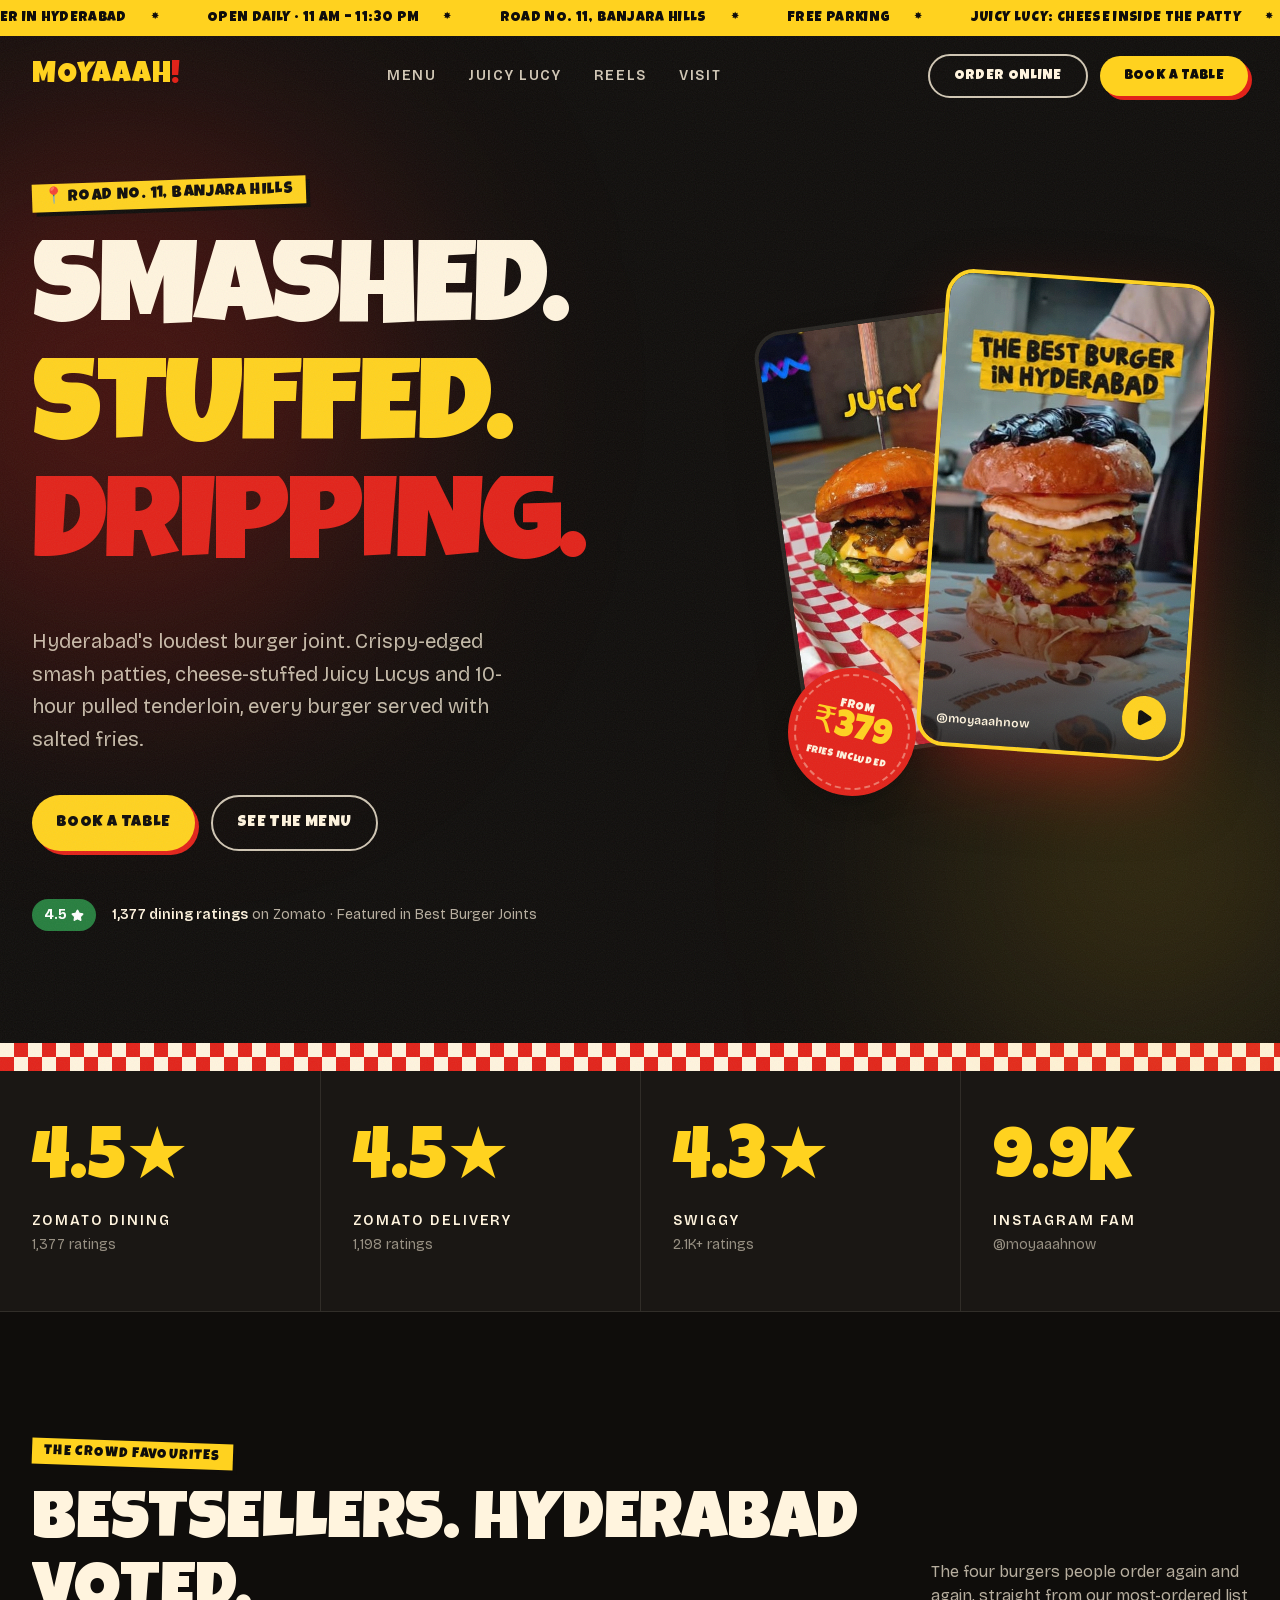
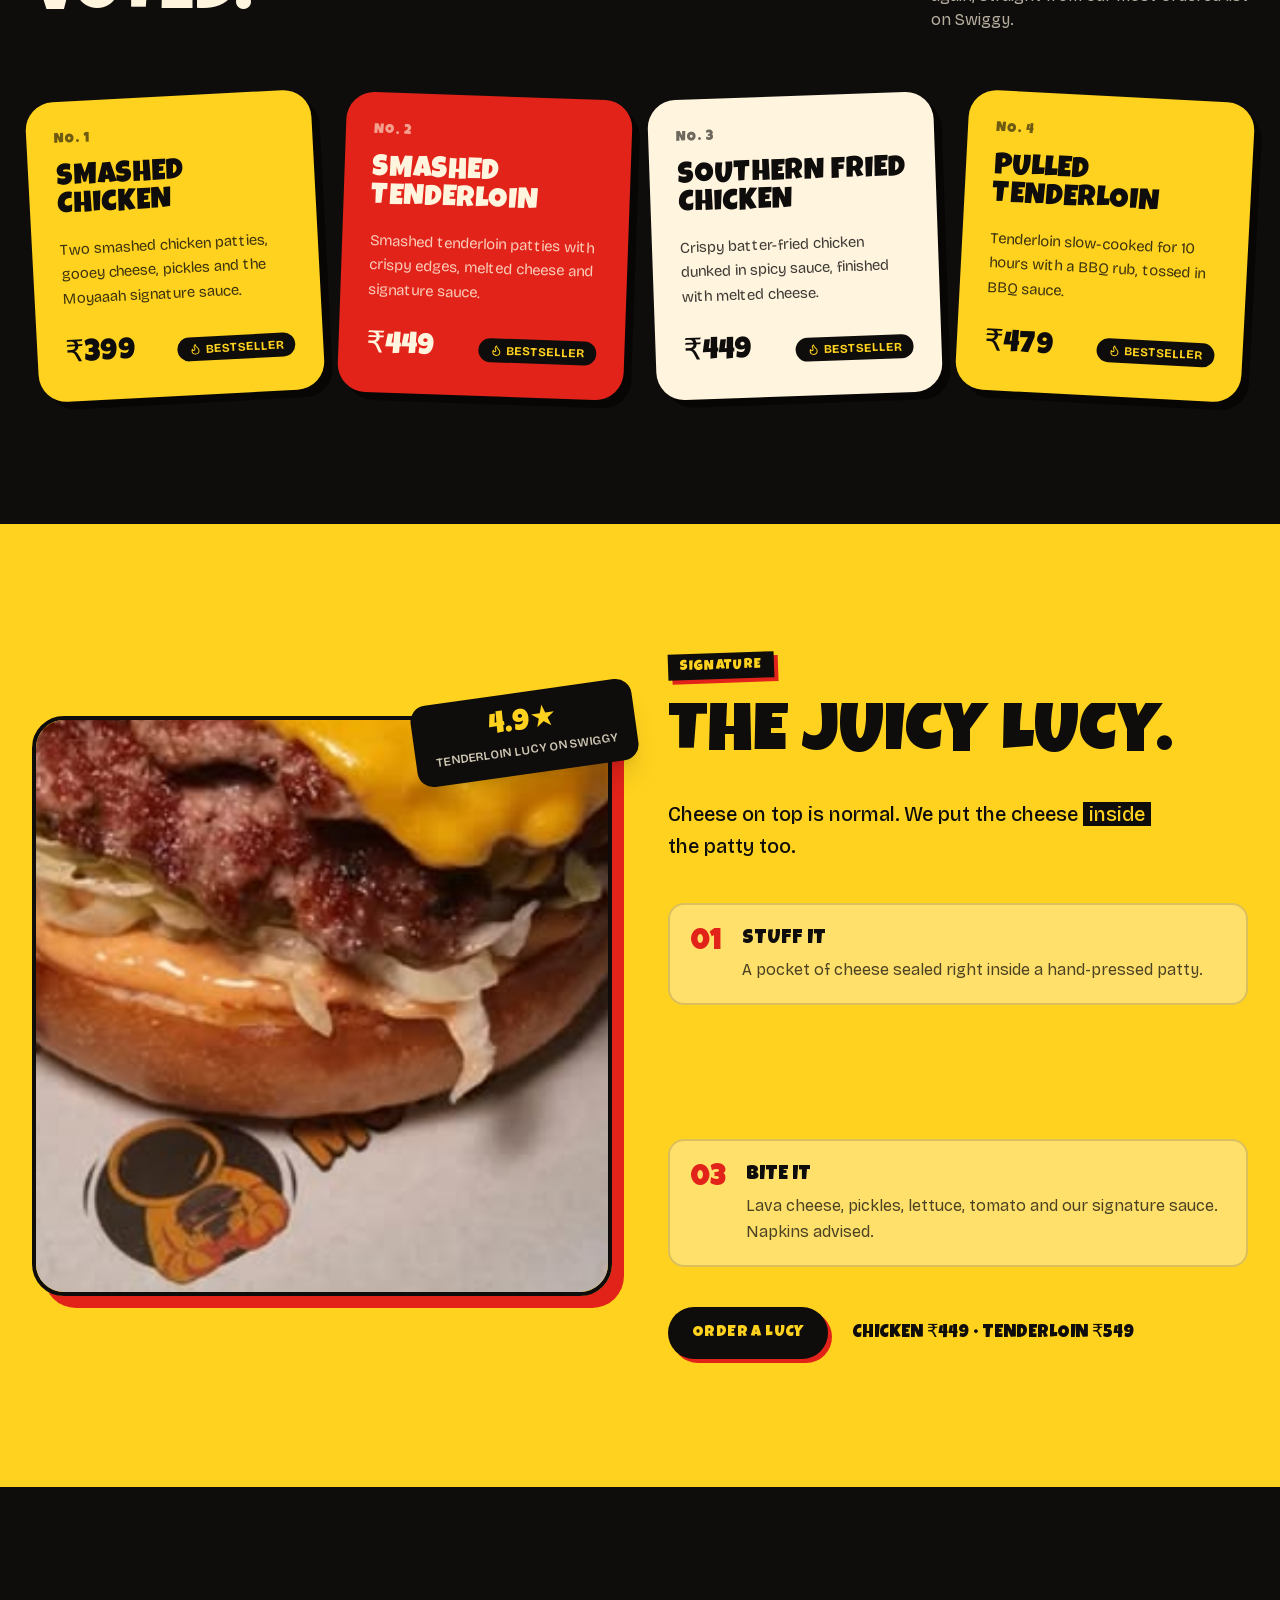
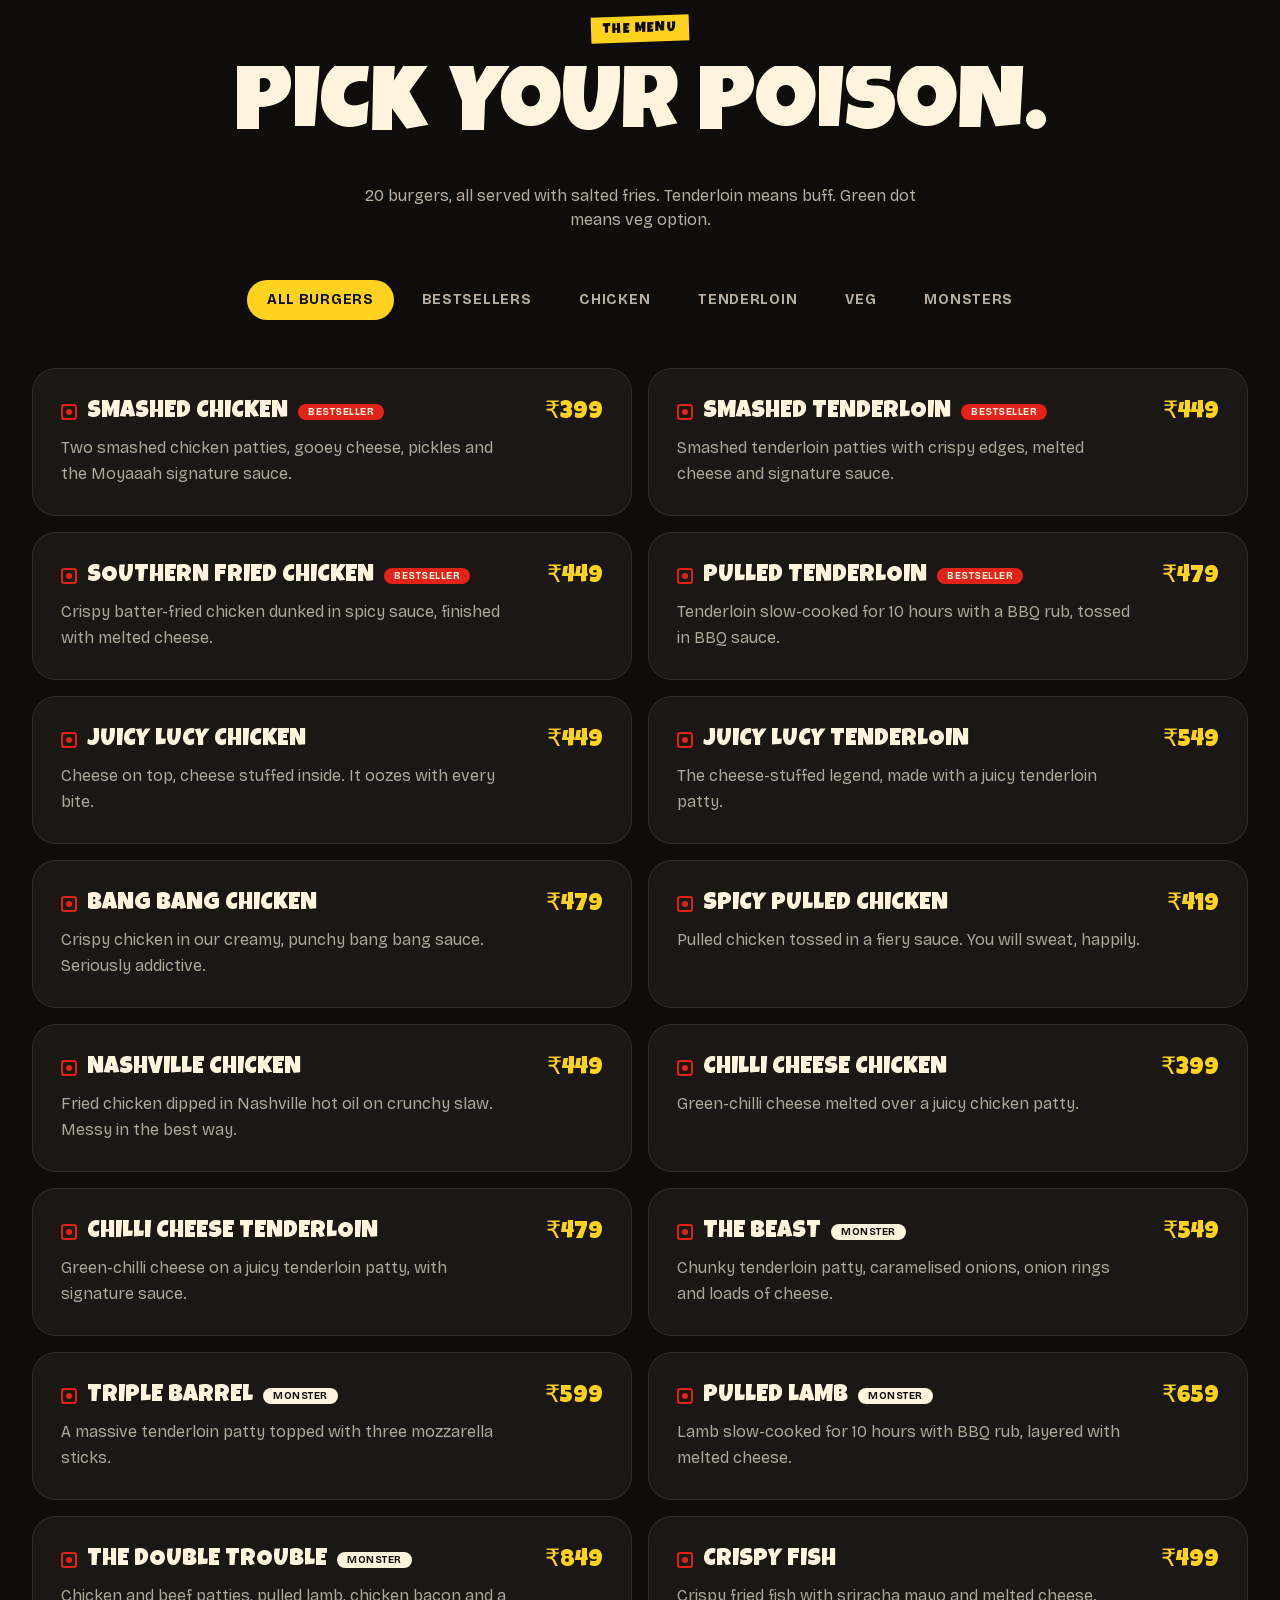
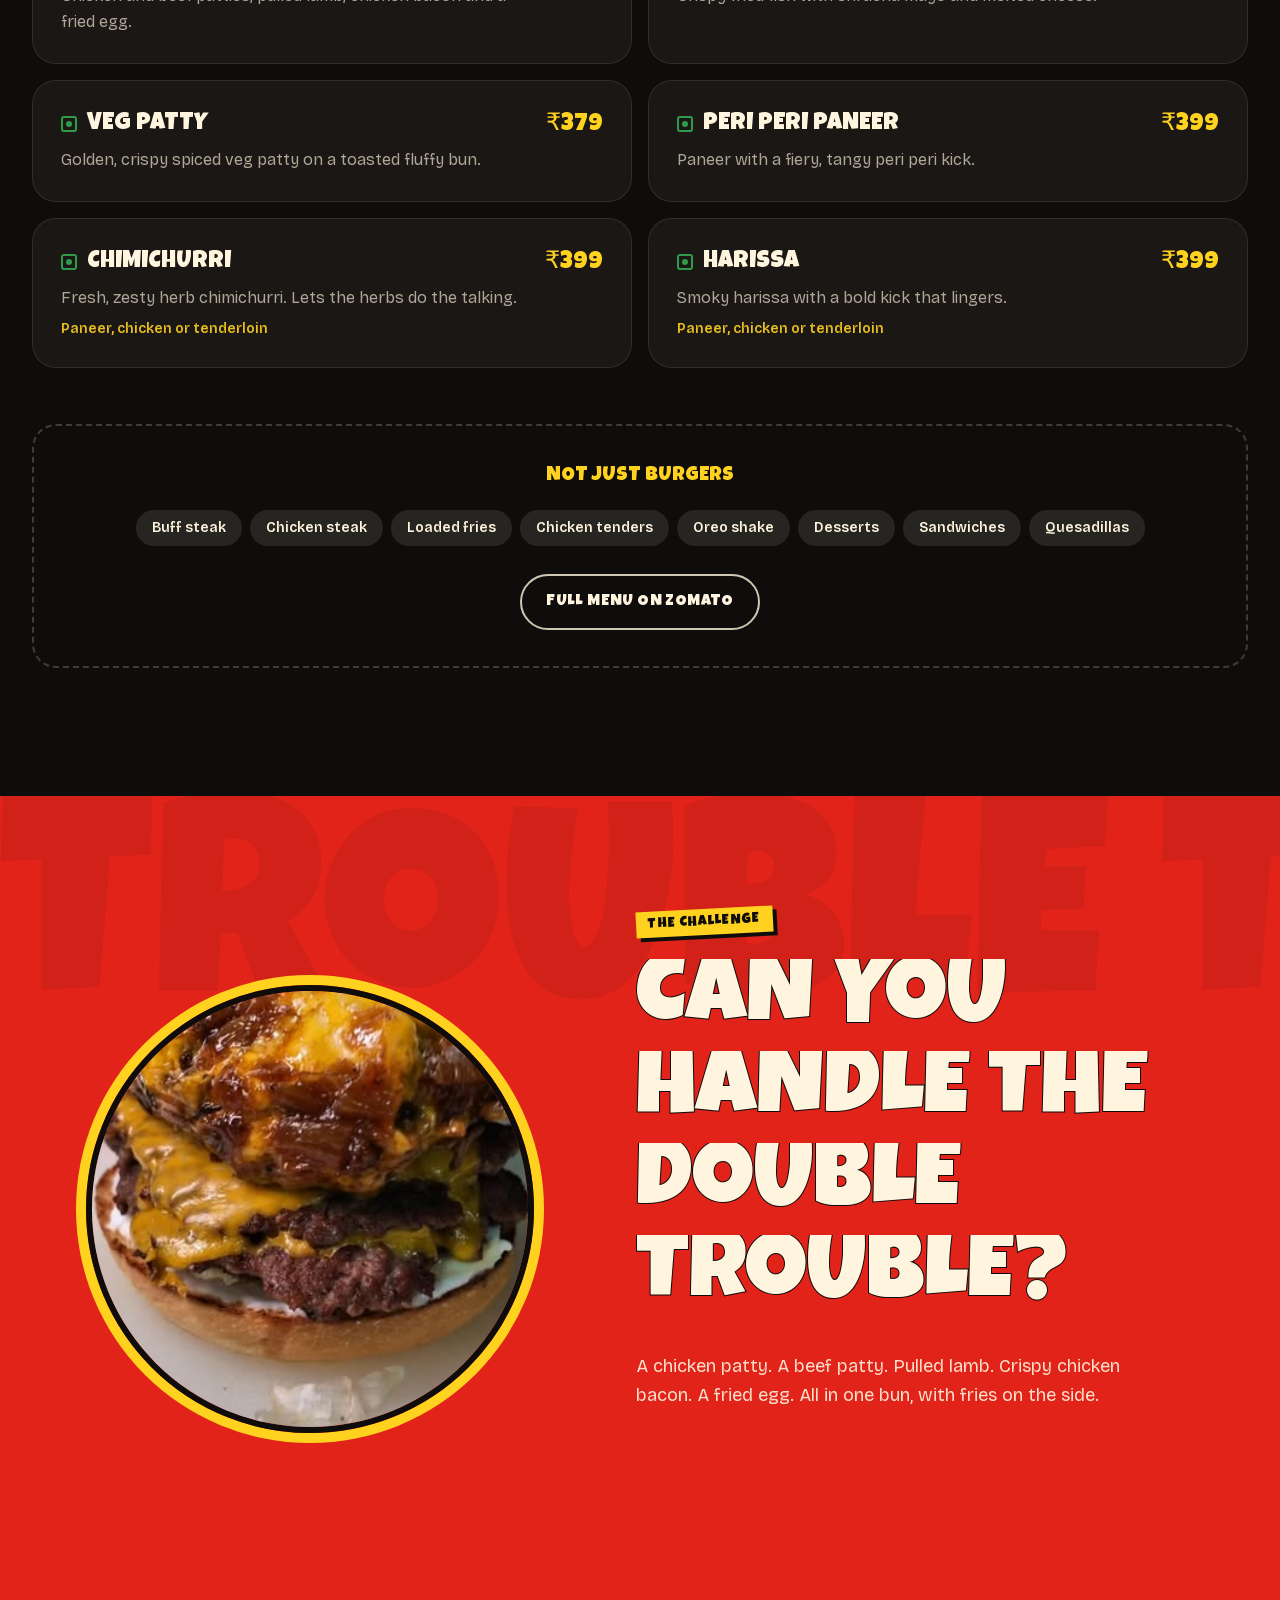
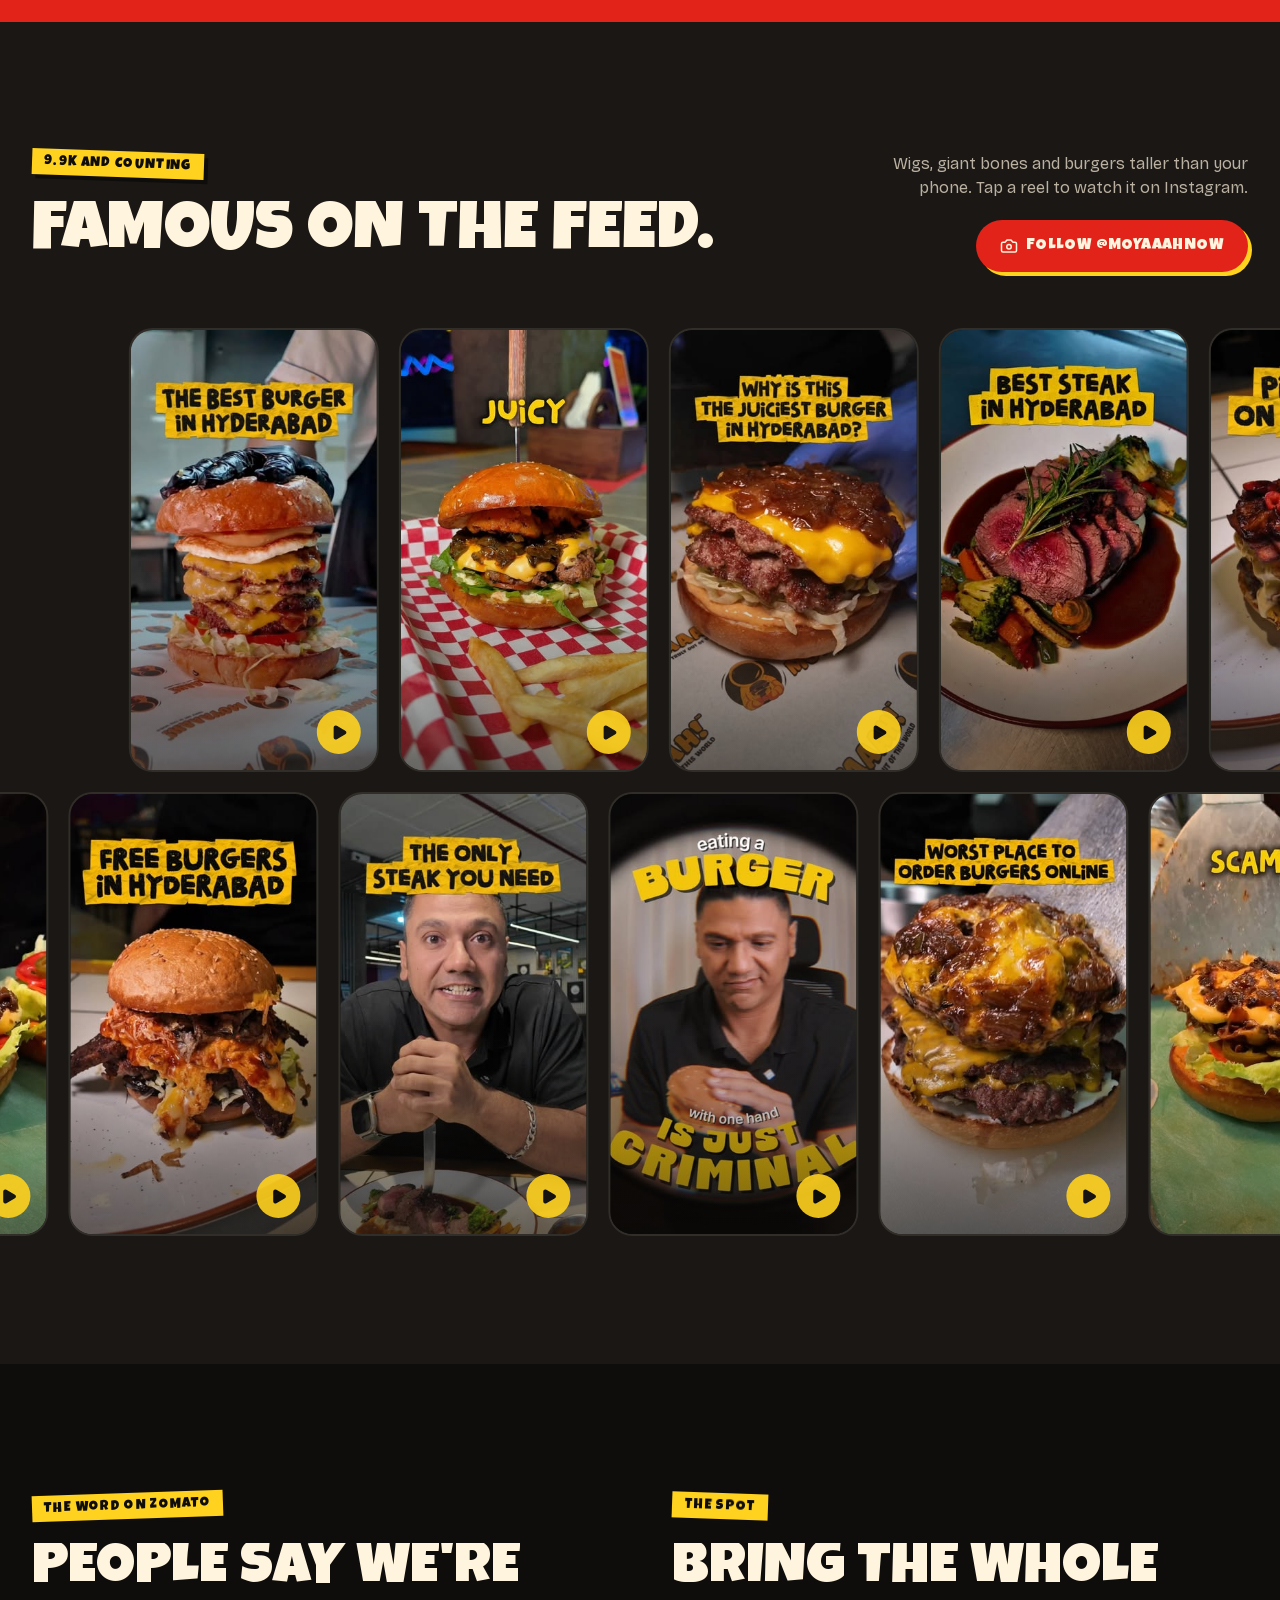
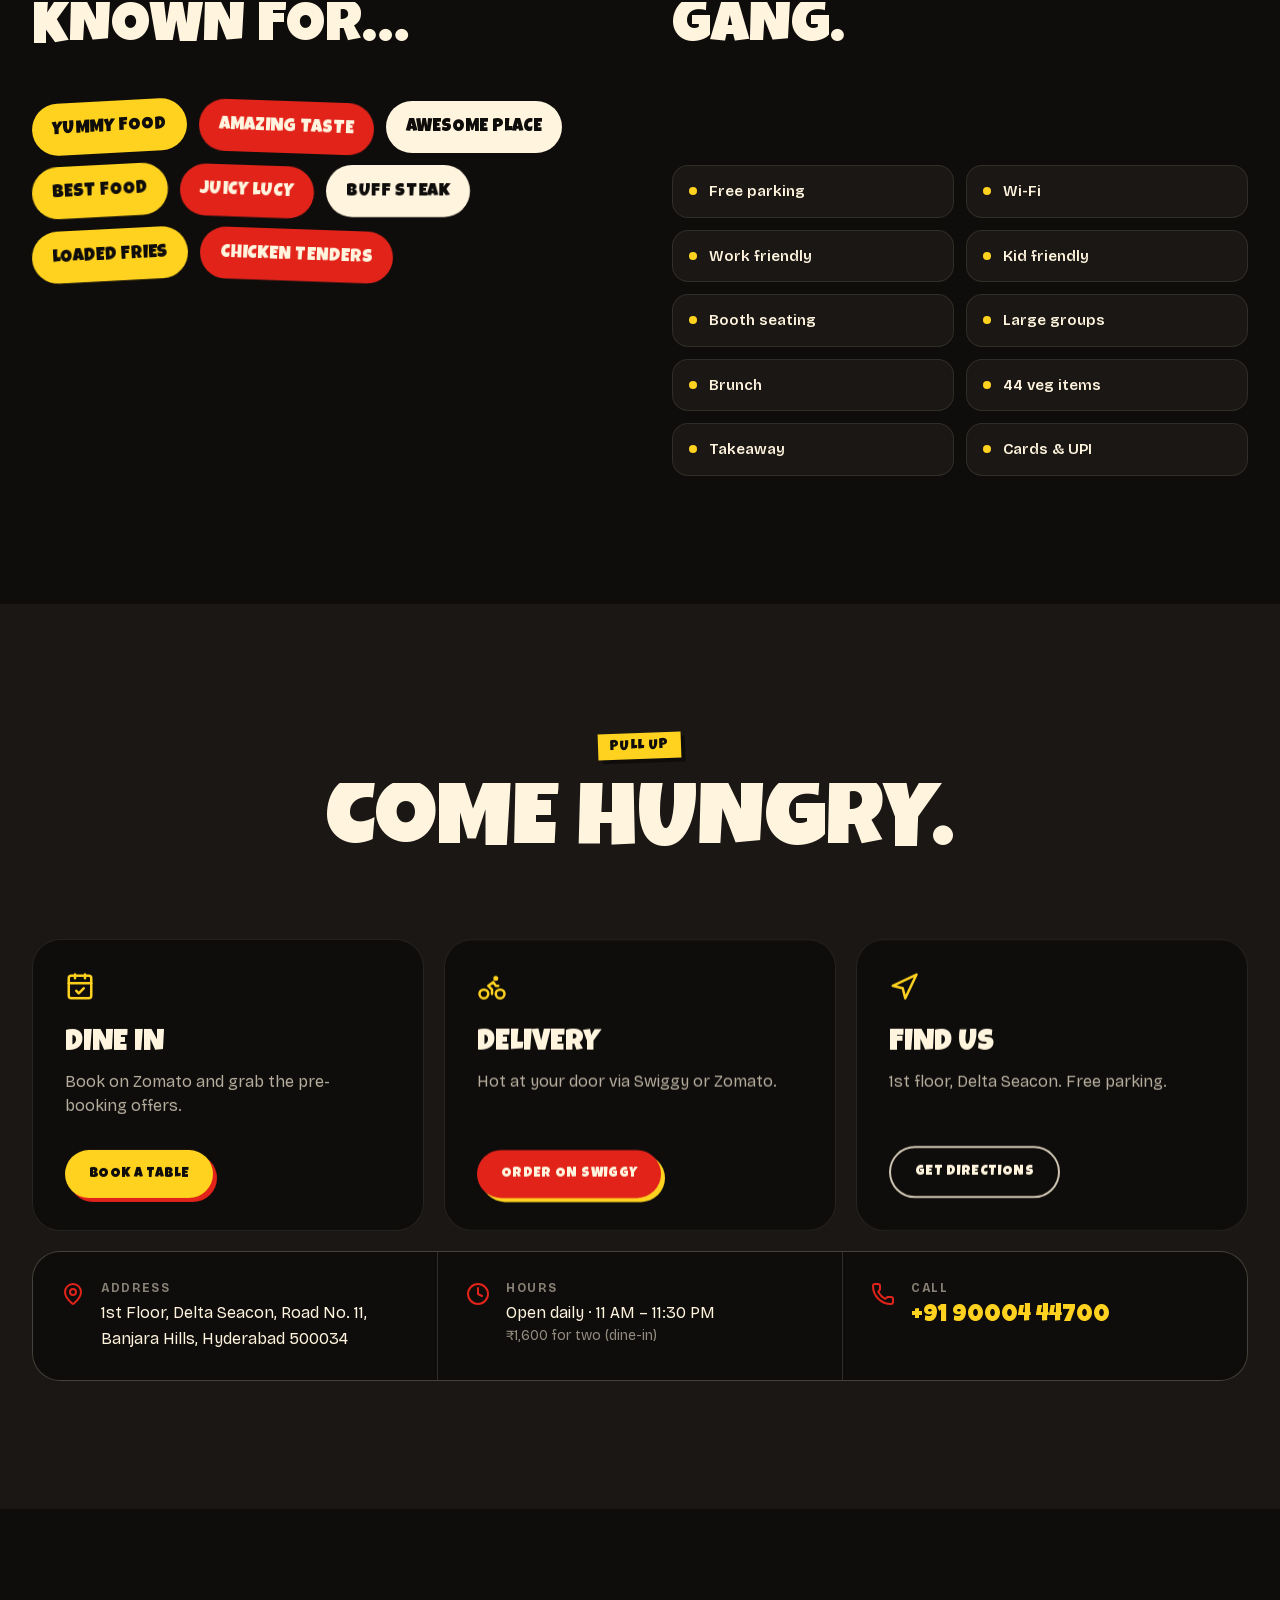
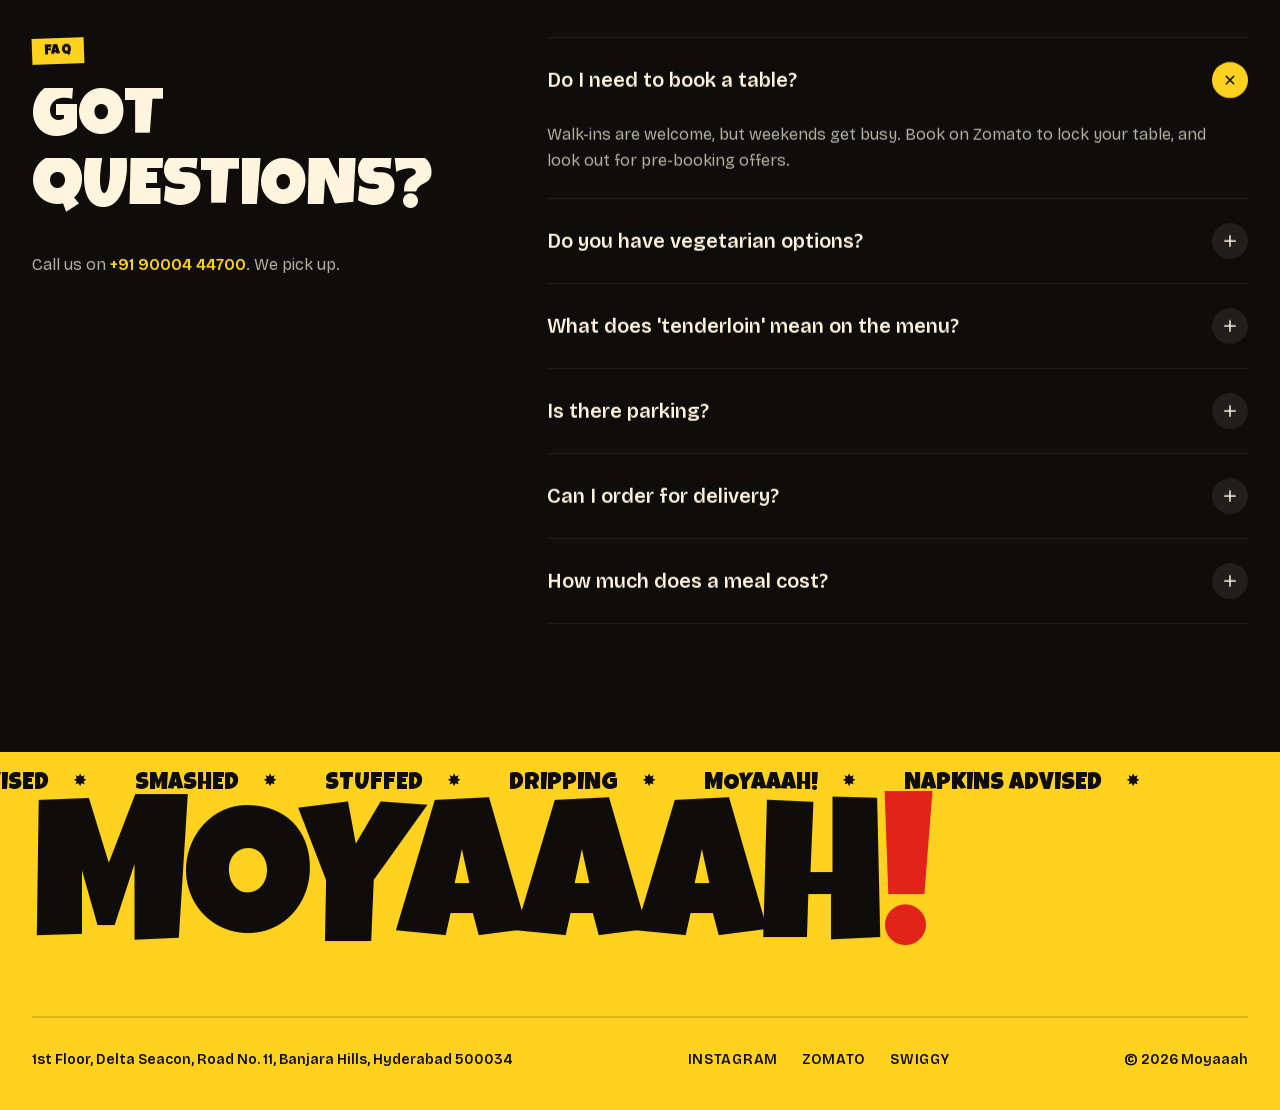
<file: moyaaah-demo/moyaaah/index.html>
<!DOCTYPE html><!--K_Qxw_bNzNQ0oS3dV6rWV--><html lang="en" class="__variable_51bfd1 __variable_3adc61"><head><meta charSet="utf-8"/><meta name="viewport" content="width=device-width, initial-scale=1"/><link rel="preload" as="image" href="/moyaaah-demo/moyaaah/reel2.jpg"/><link rel="preload" as="image" href="/moyaaah-demo/moyaaah/reel11.jpg"/><link rel="stylesheet" href="/moyaaah-demo/_next/static/css/ad77409f809b67af.css" data-precedence="next"/><link rel="stylesheet" href="/moyaaah-demo/_next/static/css/3f479af248febb31.css" data-precedence="next"/><link rel="preload" as="script" fetchPriority="low" href="/moyaaah-demo/_next/static/chunks/webpack-40f939f40c872d4b.js"/><script src="/moyaaah-demo/_next/static/chunks/4bd1b696-c023c6e3521b1417.js" async=""></script><script src="/moyaaah-demo/_next/static/chunks/255-f5502051d4655a14.js" async=""></script><script src="/moyaaah-demo/_next/static/chunks/main-app-36f23af1c5b3a210.js" async=""></script><script src="/moyaaah-demo/_next/static/chunks/864-6d713422948b2f99.js" async=""></script><script src="/moyaaah-demo/_next/static/chunks/944-434a4a2c9f212ad9.js" async=""></script><script src="/moyaaah-demo/_next/static/chunks/app/moyaaah/page-bb0f93c06162ba7b.js" async=""></script><meta name="theme-color" content="#0f0d0b"/><title>MOYAAAH! | Best Burgers in Banjara Hills, Hyderabad</title><meta name="description" content="Smashed burgers, cheese-stuffed Juicy Lucys and steaks on Road No. 11, Banjara Hills. Rated 4.5 on Zomato. Book a table or order on Swiggy and Zomato."/><meta name="keywords" content="best burger in Hyderabad,Banjara Hills burgers,smash burger Hyderabad,Juicy Lucy Hyderabad,Moyaaah"/><meta name="robots" content="noindex, nofollow"/><meta property="og:title" content="MOYAAAH! | Best Burgers in Hyderabad"/><meta property="og:description" content="Smashed, stuffed and dripping. Road No. 11, Banjara Hills."/><meta property="og:image" content="http://localhost:3000/moyaaah/reel2.jpg"/><meta property="og:type" content="website"/><meta name="twitter:card" content="summary_large_image"/><meta name="twitter:title" content="MOYAAAH! | Best Burgers in Hyderabad"/><meta name="twitter:description" content="Smashed, stuffed and dripping. Road No. 11, Banjara Hills."/><meta name="twitter:image" content="http://localhost:3000/moyaaah/reel2.jpg"/><link rel="icon" href="/moyaaah-demo/favicon.ico" type="image/x-icon" sizes="16x16"/><script src="/moyaaah-demo/_next/static/chunks/polyfills-42372ed130431b0a.js" noModule=""></script></head><body><div hidden=""><!--$--><!--/$--></div><div class="moy-root __variable_cb1364 __variable_5f463f bg-char font-grotesk text-bun"><script type="application/ld+json">{"@context":"https://schema.org","@type":"Restaurant","name":"Moyaaah!","servesCuisine":["Burgers","American","Cafe"],"priceRange":"₹₹","telephone":"+919000444700","address":{"@type":"PostalAddress","streetAddress":"1st Floor, Delta Seacon, Road No. 11, Banjara Hills","addressLocality":"Hyderabad","postalCode":"500034","addressCountry":"IN"},"openingHours":"Mo-Su 11:00-23:30","aggregateRating":{"@type":"AggregateRating","ratingValue":"4.5","reviewCount":"1377"},"sameAs":["https://www.instagram.com/moyaaahnow/","https://www.zomato.com/hyderabad/moyaaah-banjara-hills","https://www.swiggy.com/city/hyderabad/moyaaah-delta-seacon-banjara-hills-rest738589"],"acceptsReservations":true}</script><div class="bg-mustard py-2 font-loud text-sm uppercase tracking-wide text-char"><div class="flex overflow-hidden whitespace-nowrap " aria-label="Best burger in Hyderabad, Open daily · 11 AM – 11:30 PM, Road No. 11, Banjara Hills, Free parking, Juicy Lucy: cheese INSIDE the patty"><div aria-hidden="true" class="flex"><div class="flex shrink-0 items-center"><span class="flex items-center gap-6 px-6">Best burger in Hyderabad<span aria-hidden="true" class="text-[0.7em]">✸</span></span><span class="flex items-center gap-6 px-6">Open daily · 11 AM – 11:30 PM<span aria-hidden="true" class="text-[0.7em]">✸</span></span><span class="flex items-center gap-6 px-6">Road No. 11, Banjara Hills<span aria-hidden="true" class="text-[0.7em]">✸</span></span><span class="flex items-center gap-6 px-6">Free parking<span aria-hidden="true" class="text-[0.7em]">✸</span></span><span class="flex items-center gap-6 px-6">Juicy Lucy: cheese INSIDE the patty<span aria-hidden="true" class="text-[0.7em]">✸</span></span></div><div class="flex shrink-0 items-center"><span class="flex items-center gap-6 px-6">Best burger in Hyderabad<span aria-hidden="true" class="text-[0.7em]">✸</span></span><span class="flex items-center gap-6 px-6">Open daily · 11 AM – 11:30 PM<span aria-hidden="true" class="text-[0.7em]">✸</span></span><span class="flex items-center gap-6 px-6">Road No. 11, Banjara Hills<span aria-hidden="true" class="text-[0.7em]">✸</span></span><span class="flex items-center gap-6 px-6">Free parking<span aria-hidden="true" class="text-[0.7em]">✸</span></span><span class="flex items-center gap-6 px-6">Juicy Lucy: cheese INSIDE the patty<span aria-hidden="true" class="text-[0.7em]">✸</span></span></div></div></div></div><header class="sticky top-0 z-50 transition-all duration-300 bg-transparent"><nav class="mx-auto flex h-16 max-w-7xl items-center justify-between px-5 md:h-20 md:px-8"><a href="#top" class="font-loud text-2xl tracking-wide text-mustard md:text-3xl" aria-label="Moyaaah home">MOYAAAH<span class="text-ketchup">!</span></a><div class="hidden items-center gap-8 lg:flex"><a href="#menu" class="group relative text-sm font-semibold uppercase tracking-[0.12em] text-bun/80 hover:text-bun">Menu<span class="absolute -bottom-1 left-0 h-0.5 w-0 bg-mustard transition-all duration-300 group-hover:w-full"></span></a><a href="#juicy-lucy" class="group relative text-sm font-semibold uppercase tracking-[0.12em] text-bun/80 hover:text-bun">Juicy Lucy<span class="absolute -bottom-1 left-0 h-0.5 w-0 bg-mustard transition-all duration-300 group-hover:w-full"></span></a><a href="#reels" class="group relative text-sm font-semibold uppercase tracking-[0.12em] text-bun/80 hover:text-bun">Reels<span class="absolute -bottom-1 left-0 h-0.5 w-0 bg-mustard transition-all duration-300 group-hover:w-full"></span></a><a href="#visit" class="group relative text-sm font-semibold uppercase tracking-[0.12em] text-bun/80 hover:text-bun">Visit<span class="absolute -bottom-1 left-0 h-0.5 w-0 bg-mustard transition-all duration-300 group-hover:w-full"></span></a></div><div class="hidden items-center gap-3 lg:flex"><a href="https://www.swiggy.com/city/hyderabad/moyaaah-delta-seacon-banjara-hills-rest738589" target="_blank" rel="noopener noreferrer" class="inline-flex items-center justify-center gap-2 rounded-full px-6 py-3.5 font-loud text-base uppercase tracking-wide transition-colors focus-visible:outline-2 focus-visible:outline-offset-4 focus-visible:outline-mustard border-2 border-bun/80 text-bun hover:bg-bun hover:text-char !py-2.5 !text-sm" tabindex="0">Order online</a><a href="https://www.zomato.com/hyderabad/moyaaah-banjara-hills/book" target="_blank" rel="noopener noreferrer" class="inline-flex items-center justify-center gap-2 rounded-full px-6 py-3.5 font-loud text-base uppercase tracking-wide transition-colors focus-visible:outline-2 focus-visible:outline-offset-4 focus-visible:outline-mustard bg-mustard text-char shadow-[4px_4px_0_var(--color-ketchup)] !py-2.5 !text-sm" tabindex="0">Book a table</a></div><button class="rounded-full bg-mustard p-2.5 text-char lg:hidden" aria-label="Open menu" aria-expanded="false"><svg xmlns="http://www.w3.org/2000/svg" width="20" height="20" viewBox="0 0 24 24" fill="none" stroke="currentColor" stroke-width="2" stroke-linecap="round" stroke-linejoin="round" class="lucide lucide-menu" aria-hidden="true"><path d="M4 5h16"></path><path d="M4 12h16"></path><path d="M4 19h16"></path></svg></button></nav></header><main><section id="top" class="grain relative -mt-16 overflow-hidden pt-16 md:-mt-20 md:pt-20"><div class="pointer-events-none absolute -left-40 top-20 h-[560px] w-[560px] rounded-full bg-ketchup/25 blur-[120px]"></div><div class="pointer-events-none absolute -right-20 bottom-0 h-[420px] w-[420px] rounded-full bg-mustard/15 blur-[120px]"></div><div class="relative mx-auto grid max-w-7xl items-center gap-14 px-5 pb-20 pt-10 md:px-8 lg:grid-cols-[1.25fr_1fr] lg:pb-28 lg:pt-16"><div><div style="opacity:0;transform:translateY(10px)"><span class="inline-block px-3 py-1.5 font-loud uppercase leading-none tracking-wide bg-mustard text-char shadow-[4px_4px_0_var(--color-char)] text-sm md:text-base" style="rotate:-2deg">📍 <!-- -->Road No. 11, Banjara Hills</span></div><h1 class="mt-8 font-loud text-[clamp(3.4rem,10vw,8.5rem)] uppercase leading-[0.86] tracking-tight"><span class="block overflow-hidden pb-[0.06em]"><span class="block " style="transform:translateY(105%)">Smashed.</span></span><span class="block overflow-hidden pb-[0.06em]"><span class="block text-mustard" style="transform:translateY(105%)">Stuffed.</span></span><span class="block overflow-hidden pb-[0.06em]"><span class="block text-ketchup" style="transform:translateY(105%)">Dripping.</span></span></h1><p class="mt-8 max-w-lg text-lg leading-relaxed text-bun/75 md:text-xl" style="opacity:0;transform:translateY(20px)">Hyderabad&#x27;s loudest burger joint. Crispy-edged smash patties, cheese-stuffed Juicy Lucys and 10-hour pulled tenderloin, every burger served with salted fries.</p><div class="mt-10 flex flex-wrap gap-4" style="opacity:0;transform:translateY(20px)"><a href="https://www.zomato.com/hyderabad/moyaaah-banjara-hills/book" target="_blank" rel="noopener noreferrer" class="inline-flex items-center justify-center gap-2 rounded-full px-6 py-3.5 font-loud text-base uppercase tracking-wide transition-colors focus-visible:outline-2 focus-visible:outline-offset-4 focus-visible:outline-mustard bg-mustard text-char shadow-[4px_4px_0_var(--color-ketchup)] " tabindex="0">Book a table</a><a href="#menu" class="inline-flex items-center justify-center gap-2 rounded-full px-6 py-3.5 font-loud text-base uppercase tracking-wide transition-colors focus-visible:outline-2 focus-visible:outline-offset-4 focus-visible:outline-mustard border-2 border-bun/80 text-bun hover:bg-bun hover:text-char " tabindex="0">See the menu</a></div><div class="mt-12 flex items-center gap-4" style="opacity:0"><div class="flex items-center gap-1 rounded-full bg-[#267e3e] px-3 py-1.5 text-sm font-bold text-white">4.5 <svg xmlns="http://www.w3.org/2000/svg" width="13" height="13" viewBox="0 0 24 24" fill="currentColor" stroke="currentColor" stroke-width="2" stroke-linecap="round" stroke-linejoin="round" class="lucide lucide-star" aria-hidden="true"><path d="M11.525 2.295a.53.53 0 0 1 .95 0l2.31 4.679a2.123 2.123 0 0 0 1.595 1.16l5.166.756a.53.53 0 0 1 .294.904l-3.736 3.638a2.123 2.123 0 0 0-.611 1.878l.882 5.14a.53.53 0 0 1-.771.56l-4.618-2.428a2.122 2.122 0 0 0-1.973 0L6.396 21.01a.53.53 0 0 1-.77-.56l.881-5.139a2.122 2.122 0 0 0-.611-1.879L2.16 9.795a.53.53 0 0 1 .294-.906l5.165-.755a2.122 2.122 0 0 0 1.597-1.16z"></path></svg></div><p class="text-sm text-bun/70"><span class="font-semibold text-bun">1,377 dining ratings</span> on Zomato · Featured in Best Burger Joints</p></div></div><div class="relative mx-auto h-[500px] w-full max-w-[420px] sm:h-[560px]"><div class="absolute left-0 top-10 w-[58%]" style="transform:none"><div class="relative aspect-[9/16] overflow-hidden rounded-[1.75rem] border-4 border-bun/10 shadow-2xl" style="opacity:0;transform:translateX(-40px) rotate(-14deg)"><img alt="Juicy cheeseburger on red checkered paper with fries" decoding="async" data-nimg="fill" class="object-cover" style="position:absolute;height:100%;width:100%;left:0;top:0;right:0;bottom:0;color:transparent" src="/moyaaah-demo/moyaaah/reel2.jpg"/></div></div><div class="absolute right-0 top-0 w-[64%]" style="transform:rotate(4deg)"><div class="relative aspect-[9/16] overflow-hidden rounded-[1.75rem] border-4 border-mustard shadow-[0_30px_80px_-20px_rgba(226,35,26,0.55)]" style="opacity:0;transform:translateY(80px) scale(0.9)"><img alt="Towering stacked burger, the best burger in Hyderabad" decoding="async" data-nimg="fill" class="object-cover" style="position:absolute;height:100%;width:100%;left:0;top:0;right:0;bottom:0;color:transparent" src="/moyaaah-demo/moyaaah/reel11.jpg"/><a href="https://www.instagram.com/moyaaahnow/reel/DfH-ubbTA0Q/" target="_blank" rel="noopener noreferrer" class="group absolute inset-0 flex items-end justify-between bg-gradient-to-t from-char/80 via-transparent p-4" aria-label="Watch this reel on Instagram"><span class="text-xs font-semibold text-bun">@moyaaahnow</span><span class="flex h-11 w-11 items-center justify-center rounded-full bg-mustard text-char transition-transform group-hover:scale-110"><svg xmlns="http://www.w3.org/2000/svg" width="18" height="18" viewBox="0 0 24 24" fill="currentColor" stroke="currentColor" stroke-width="2" stroke-linecap="round" stroke-linejoin="round" class="lucide lucide-play" aria-hidden="true"><path d="M5 5a2 2 0 0 1 3.008-1.728l11.997 6.998a2 2 0 0 1 .003 3.458l-12 7A2 2 0 0 1 5 19z"></path></svg></span></a></div></div><div class="absolute bottom-6 left-2 flex h-32 w-32 flex-col items-center justify-center rounded-full bg-ketchup text-center shadow-xl sm:bottom-10" style="transform:scale(0) rotate(-30deg)"><div class="absolute inset-1.5 rounded-full border-2 border-dashed border-bun/40"></div><span class="font-loud text-xs uppercase leading-none text-bun">from</span><span class="font-loud text-4xl leading-none text-mustard">₹379</span><span class="mt-1 font-loud text-[10px] uppercase leading-none text-bun">fries included</span></div></div></div><div class="checker h-7 w-full"></div></section><section class="border-b border-bun/10 bg-char-2"><div class="mx-auto grid max-w-7xl grid-cols-2 lg:grid-cols-4"><div class="px-5 py-10 md:px-8 md:py-14    border-bun/10" style="opacity:0;transform:translateY(28px)"><p class="font-loud text-5xl text-mustard md:text-7xl"><span>0.0★</span></p><p class="mt-3 text-sm font-semibold uppercase tracking-[0.14em]">Zomato dining</p><p class="mt-1 text-sm text-bun/55">1,377 ratings</p></div><div class="px-5 py-10 md:px-8 md:py-14 border-l   border-bun/10" style="opacity:0;transform:translateY(28px)"><p class="font-loud text-5xl text-mustard md:text-7xl"><span>0.0★</span></p><p class="mt-3 text-sm font-semibold uppercase tracking-[0.14em]">Zomato delivery</p><p class="mt-1 text-sm text-bun/55">1,198 ratings</p></div><div class="px-5 py-10 md:px-8 md:py-14  border-t lg:border-t-0 lg:border-l border-bun/10" style="opacity:0;transform:translateY(28px)"><p class="font-loud text-5xl text-mustard md:text-7xl"><span>0.0★</span></p><p class="mt-3 text-sm font-semibold uppercase tracking-[0.14em]">Swiggy</p><p class="mt-1 text-sm text-bun/55">2.1K+ ratings</p></div><div class="px-5 py-10 md:px-8 md:py-14 border-l border-t lg:border-t-0  border-bun/10" style="opacity:0;transform:translateY(28px)"><p class="font-loud text-5xl text-mustard md:text-7xl"><span>0.0K</span></p><p class="mt-3 text-sm font-semibold uppercase tracking-[0.14em]">Instagram fam</p><p class="mt-1 text-sm text-bun/55">@moyaaahnow</p></div></div></section><section class="relative overflow-hidden py-24 md:py-32"><div class="mx-auto max-w-7xl px-5 md:px-8"><div class="flex flex-col justify-between gap-6 md:flex-row md:items-end"><div><span class="inline-block px-3 py-1.5 font-loud uppercase leading-none tracking-wide bg-mustard text-char shadow-[4px_4px_0_var(--color-char)] text-sm" style="rotate:2deg">The crowd favourites</span><h2 class="mt-6 font-loud text-5xl uppercase leading-[0.9] md:text-7xl"><span class="" aria-label="Bestsellers. Hyderabad voted."><span aria-hidden="true" class="inline-block overflow-hidden pb-[0.08em] align-bottom"><span class="inline-block" style="transform:translateY(110%) rotate(6deg)">Bestsellers.</span> </span><span aria-hidden="true" class="inline-block overflow-hidden pb-[0.08em] align-bottom"><span class="inline-block" style="transform:translateY(110%) rotate(6deg)">Hyderabad</span> </span><span aria-hidden="true" class="inline-block overflow-hidden pb-[0.08em] align-bottom"><span class="inline-block" style="transform:translateY(110%) rotate(6deg)">voted.</span></span></span></h2></div><div class="" style="opacity:0;transform:translateY(28px)"><p class="max-w-sm text-bun/70">The four burgers people order again and again, straight from our most-ordered list on Swiggy.</p></div></div><div class="mt-16 grid gap-6 sm:grid-cols-2 lg:grid-cols-4"><article class="relative flex min-h-[300px] flex-col rounded-[1.75rem] p-7 shadow-[8px_8px_0_rgba(0,0,0,0.5)] bg-mustard text-char" style="opacity:0;transform:translateY(60px)"><span class="font-loud text-sm uppercase opacity-60">No. <!-- -->1</span><h3 class="mt-4 font-loud text-4xl uppercase leading-[0.95] lg:text-[clamp(1.6rem,2.3vw,2.25rem)]">Smashed Chicken</h3><p class="mt-4 flex-1 text-[15px] leading-relaxed opacity-80">Two smashed chicken patties, gooey cheese, pickles and the Moyaaah signature sauce.</p><div class="mt-6 flex items-center justify-between"><span class="font-loud text-3xl">₹<!-- -->399</span><span class="flex items-center gap-1 rounded-full bg-char px-3 py-1 text-xs font-bold uppercase text-mustard"><svg xmlns="http://www.w3.org/2000/svg" width="12" height="12" viewBox="0 0 24 24" fill="none" stroke="currentColor" stroke-width="2" stroke-linecap="round" stroke-linejoin="round" class="lucide lucide-flame" aria-hidden="true"><path d="M12 3q1 4 4 6.5t3 5.5a1 1 0 0 1-14 0 5 5 0 0 1 1-3 1 1 0 0 0 5 0c0-2-1.5-3-1.5-5q0-2 2.5-4"></path></svg> Bestseller</span></div></article><article class="relative flex min-h-[300px] flex-col rounded-[1.75rem] p-7 shadow-[8px_8px_0_rgba(0,0,0,0.5)] bg-ketchup text-bun" style="opacity:0;transform:translateY(60px)"><span class="font-loud text-sm uppercase opacity-60">No. <!-- -->2</span><h3 class="mt-4 font-loud text-4xl uppercase leading-[0.95] lg:text-[clamp(1.6rem,2.3vw,2.25rem)]">Smashed Tenderloin</h3><p class="mt-4 flex-1 text-[15px] leading-relaxed opacity-80">Smashed tenderloin patties with crispy edges, melted cheese and signature sauce.</p><div class="mt-6 flex items-center justify-between"><span class="font-loud text-3xl">₹<!-- -->449</span><span class="flex items-center gap-1 rounded-full bg-char px-3 py-1 text-xs font-bold uppercase text-mustard"><svg xmlns="http://www.w3.org/2000/svg" width="12" height="12" viewBox="0 0 24 24" fill="none" stroke="currentColor" stroke-width="2" stroke-linecap="round" stroke-linejoin="round" class="lucide lucide-flame" aria-hidden="true"><path d="M12 3q1 4 4 6.5t3 5.5a1 1 0 0 1-14 0 5 5 0 0 1 1-3 1 1 0 0 0 5 0c0-2-1.5-3-1.5-5q0-2 2.5-4"></path></svg> Bestseller</span></div></article><article class="relative flex min-h-[300px] flex-col rounded-[1.75rem] p-7 shadow-[8px_8px_0_rgba(0,0,0,0.5)] bg-bun text-char" style="opacity:0;transform:translateY(60px)"><span class="font-loud text-sm uppercase opacity-60">No. <!-- -->3</span><h3 class="mt-4 font-loud text-4xl uppercase leading-[0.95] lg:text-[clamp(1.6rem,2.3vw,2.25rem)]">Southern Fried Chicken</h3><p class="mt-4 flex-1 text-[15px] leading-relaxed opacity-80">Crispy batter-fried chicken dunked in spicy sauce, finished with melted cheese.</p><div class="mt-6 flex items-center justify-between"><span class="font-loud text-3xl">₹<!-- -->449</span><span class="flex items-center gap-1 rounded-full bg-char px-3 py-1 text-xs font-bold uppercase text-mustard"><svg xmlns="http://www.w3.org/2000/svg" width="12" height="12" viewBox="0 0 24 24" fill="none" stroke="currentColor" stroke-width="2" stroke-linecap="round" stroke-linejoin="round" class="lucide lucide-flame" aria-hidden="true"><path d="M12 3q1 4 4 6.5t3 5.5a1 1 0 0 1-14 0 5 5 0 0 1 1-3 1 1 0 0 0 5 0c0-2-1.5-3-1.5-5q0-2 2.5-4"></path></svg> Bestseller</span></div></article><article class="relative flex min-h-[300px] flex-col rounded-[1.75rem] p-7 shadow-[8px_8px_0_rgba(0,0,0,0.5)] bg-mustard text-char" style="opacity:0;transform:translateY(60px)"><span class="font-loud text-sm uppercase opacity-60">No. <!-- -->4</span><h3 class="mt-4 font-loud text-4xl uppercase leading-[0.95] lg:text-[clamp(1.6rem,2.3vw,2.25rem)]">Pulled Tenderloin</h3><p class="mt-4 flex-1 text-[15px] leading-relaxed opacity-80">Tenderloin slow-cooked for 10 hours with a BBQ rub, tossed in BBQ sauce.</p><div class="mt-6 flex items-center justify-between"><span class="font-loud text-3xl">₹<!-- -->479</span><span class="flex items-center gap-1 rounded-full bg-char px-3 py-1 text-xs font-bold uppercase text-mustard"><svg xmlns="http://www.w3.org/2000/svg" width="12" height="12" viewBox="0 0 24 24" fill="none" stroke="currentColor" stroke-width="2" stroke-linecap="round" stroke-linejoin="round" class="lucide lucide-flame" aria-hidden="true"><path d="M12 3q1 4 4 6.5t3 5.5a1 1 0 0 1-14 0 5 5 0 0 1 1-3 1 1 0 0 0 5 0c0-2-1.5-3-1.5-5q0-2 2.5-4"></path></svg> Bestseller</span></div></article></div></div></section><section id="juicy-lucy" class="relative overflow-hidden bg-mustard text-char"><div class="mx-auto grid max-w-7xl items-center gap-14 px-5 py-24 md:px-8 md:py-32 lg:grid-cols-2"><div class="relative order-2 lg:order-1"><div class="relative aspect-square overflow-hidden rounded-[2rem] border-4 border-char shadow-[12px_12px_0_var(--color-ketchup)]"><div class="absolute inset-[-12%]" style="transform:translateY(-60px) scale(1.15)"><img alt="Double cheeseburger dripping with melted cheese" loading="lazy" decoding="async" data-nimg="fill" class="object-cover object-[50%_80%]" style="position:absolute;height:100%;width:100%;left:0;top:0;right:0;bottom:0;color:transparent" src="/moyaaah-demo/moyaaah/reel8.jpg"/></div></div><div class="absolute -right-3 -top-6 rounded-2xl bg-char px-5 py-4 text-center text-mustard shadow-xl md:-right-6" style="transform:scale(0) rotate(20deg)"><p class="font-loud text-3xl leading-none">4.9★</p><p class="mt-1 text-xs font-semibold uppercase text-bun/80">Tenderloin Lucy on Swiggy</p></div></div><div class="order-1 lg:order-2"><span class="inline-block px-3 py-1.5 font-loud uppercase leading-none tracking-wide bg-char text-mustard shadow-[4px_4px_0_var(--color-ketchup)] text-sm" style="rotate:-2deg">Signature</span><h2 class="mt-6 font-loud text-5xl uppercase leading-[0.9] md:text-7xl"><span class="" aria-label="The Juicy Lucy."><span aria-hidden="true" class="inline-block overflow-hidden pb-[0.08em] align-bottom"><span class="inline-block" style="transform:translateY(110%) rotate(6deg)">The</span> </span><span aria-hidden="true" class="inline-block overflow-hidden pb-[0.08em] align-bottom"><span class="inline-block" style="transform:translateY(110%) rotate(6deg)">Juicy</span> </span><span aria-hidden="true" class="inline-block overflow-hidden pb-[0.08em] align-bottom"><span class="inline-block" style="transform:translateY(110%) rotate(6deg)">Lucy.</span></span></span></h2><div class="" style="opacity:0;transform:translateY(28px)"><p class="mt-6 max-w-lg text-xl font-medium leading-relaxed">Cheese on top is normal. We put the cheese <span class="bg-char px-1.5 text-mustard">inside</span> the patty too.</p></div><div class="mt-10 space-y-4"><div class="" style="opacity:0;transform:translateY(28px)"><div class="flex gap-5 rounded-2xl border-2 border-char/15 bg-bun/40 p-5 transition-colors hover:bg-bun"><span class="font-loud text-3xl text-ketchup">01</span><div><h3 class="font-loud text-xl uppercase">Stuff it</h3><p class="mt-1 leading-relaxed text-char/75">A pocket of cheese sealed right inside a hand-pressed patty.</p></div></div></div><div class="" style="opacity:0;transform:translateY(28px)"><div class="flex gap-5 rounded-2xl border-2 border-char/15 bg-bun/40 p-5 transition-colors hover:bg-bun"><span class="font-loud text-3xl text-ketchup">02</span><div><h3 class="font-loud text-xl uppercase">Sear it</h3><p class="mt-1 leading-relaxed text-char/75">Hot griddle, crispy crust, cheese melting from the inside out.</p></div></div></div><div class="" style="opacity:0;transform:translateY(28px)"><div class="flex gap-5 rounded-2xl border-2 border-char/15 bg-bun/40 p-5 transition-colors hover:bg-bun"><span class="font-loud text-3xl text-ketchup">03</span><div><h3 class="font-loud text-xl uppercase">Bite it</h3><p class="mt-1 leading-relaxed text-char/75">Lava cheese, pickles, lettuce, tomato and our signature sauce. Napkins advised.</p></div></div></div></div><div class="mt-10 flex flex-wrap items-center gap-6" style="opacity:0;transform:translateY(28px)"><a href="https://www.swiggy.com/city/hyderabad/moyaaah-delta-seacon-banjara-hills-rest738589" target="_blank" rel="noopener noreferrer" class="inline-flex items-center justify-center gap-2 rounded-full px-6 py-3.5 font-loud text-base uppercase tracking-wide transition-colors focus-visible:outline-2 focus-visible:outline-offset-4 focus-visible:outline-mustard bg-char text-mustard shadow-[4px_4px_0_var(--color-ketchup)] " tabindex="0">Order a Lucy</a><p class="font-loud text-lg uppercase">Chicken ₹449 · Tenderloin ₹549</p></div></div></div></section><section id="menu" class="relative py-24 md:py-32"><div class="mx-auto max-w-7xl px-5 md:px-8"><div class="text-center"><span class="inline-block px-3 py-1.5 font-loud uppercase leading-none tracking-wide bg-mustard text-char shadow-[4px_4px_0_var(--color-char)] text-sm" style="rotate:-2deg">The menu</span><h2 class="mt-6 font-loud text-5xl uppercase leading-[0.9] md:text-8xl"><span class="" aria-label="Pick your poison."><span aria-hidden="true" class="inline-block overflow-hidden pb-[0.08em] align-bottom"><span class="inline-block" style="transform:translateY(110%) rotate(6deg)">Pick</span> </span><span aria-hidden="true" class="inline-block overflow-hidden pb-[0.08em] align-bottom"><span class="inline-block" style="transform:translateY(110%) rotate(6deg)">your</span> </span><span aria-hidden="true" class="inline-block overflow-hidden pb-[0.08em] align-bottom"><span class="inline-block" style="transform:translateY(110%) rotate(6deg)">poison.</span></span></span></h2><div class="" style="opacity:0;transform:translateY(28px)"><p class="mx-auto mt-6 max-w-xl text-bun/70">20 burgers, all served with salted fries. Tenderloin means buff. Green dot means veg option.</p></div></div><div class="mt-12 flex flex-wrap justify-center gap-2" role="tablist" aria-label="Filter burgers"><button role="tab" aria-selected="true" class="relative rounded-full px-5 py-2.5 text-sm font-bold uppercase tracking-wider transition-colors text-char"><span class="absolute inset-0 rounded-full bg-mustard"></span><span class="relative">All burgers</span></button><button role="tab" aria-selected="false" class="relative rounded-full px-5 py-2.5 text-sm font-bold uppercase tracking-wider transition-colors text-bun/70 hover:text-bun"><span class="relative">Bestsellers</span></button><button role="tab" aria-selected="false" class="relative rounded-full px-5 py-2.5 text-sm font-bold uppercase tracking-wider transition-colors text-bun/70 hover:text-bun"><span class="relative">Chicken</span></button><button role="tab" aria-selected="false" class="relative rounded-full px-5 py-2.5 text-sm font-bold uppercase tracking-wider transition-colors text-bun/70 hover:text-bun"><span class="relative">Tenderloin</span></button><button role="tab" aria-selected="false" class="relative rounded-full px-5 py-2.5 text-sm font-bold uppercase tracking-wider transition-colors text-bun/70 hover:text-bun"><span class="relative">Veg</span></button><button role="tab" aria-selected="false" class="relative rounded-full px-5 py-2.5 text-sm font-bold uppercase tracking-wider transition-colors text-bun/70 hover:text-bun"><span class="relative">Monsters</span></button></div><div class="mt-12 grid gap-4 md:grid-cols-2"><article class="group relative flex items-start justify-between gap-6 overflow-hidden rounded-3xl border border-bun/10 bg-char-2 p-6 transition-colors hover:border-mustard/60 md:p-7" style="opacity:0;transform:scale(0.94)"><div class="min-w-0"><h3 class="flex flex-wrap items-center gap-2.5 font-loud text-2xl uppercase leading-tight"><span class="inline-flex h-4 w-4 shrink-0 items-center justify-center rounded-[3px] border-2 border-ketchup" aria-label="Non-veg" title="Non-veg"><span class="h-1.5 w-1.5 rounded-full bg-ketchup"></span></span>Smashed Chicken<span class="rounded-full bg-ketchup px-2.5 py-0.5 font-grotesk text-[10px] font-bold tracking-wider text-bun">BESTSELLER</span></h3><p class="mt-2 leading-relaxed text-bun/65">Two smashed chicken patties, gooey cheese, pickles and the Moyaaah signature sauce.</p></div><span class="font-loud shrink-0 text-2xl text-mustard transition-transform group-hover:scale-110">₹<!-- -->399</span></article><article class="group relative flex items-start justify-between gap-6 overflow-hidden rounded-3xl border border-bun/10 bg-char-2 p-6 transition-colors hover:border-mustard/60 md:p-7" style="opacity:0;transform:scale(0.94)"><div class="min-w-0"><h3 class="flex flex-wrap items-center gap-2.5 font-loud text-2xl uppercase leading-tight"><span class="inline-flex h-4 w-4 shrink-0 items-center justify-center rounded-[3px] border-2 border-ketchup" aria-label="Non-veg" title="Non-veg"><span class="h-1.5 w-1.5 rounded-full bg-ketchup"></span></span>Smashed Tenderloin<span class="rounded-full bg-ketchup px-2.5 py-0.5 font-grotesk text-[10px] font-bold tracking-wider text-bun">BESTSELLER</span></h3><p class="mt-2 leading-relaxed text-bun/65">Smashed tenderloin patties with crispy edges, melted cheese and signature sauce.</p></div><span class="font-loud shrink-0 text-2xl text-mustard transition-transform group-hover:scale-110">₹<!-- -->449</span></article><article class="group relative flex items-start justify-between gap-6 overflow-hidden rounded-3xl border border-bun/10 bg-char-2 p-6 transition-colors hover:border-mustard/60 md:p-7" style="opacity:0;transform:scale(0.94)"><div class="min-w-0"><h3 class="flex flex-wrap items-center gap-2.5 font-loud text-2xl uppercase leading-tight"><span class="inline-flex h-4 w-4 shrink-0 items-center justify-center rounded-[3px] border-2 border-ketchup" aria-label="Non-veg" title="Non-veg"><span class="h-1.5 w-1.5 rounded-full bg-ketchup"></span></span>Southern Fried Chicken<span class="rounded-full bg-ketchup px-2.5 py-0.5 font-grotesk text-[10px] font-bold tracking-wider text-bun">BESTSELLER</span></h3><p class="mt-2 leading-relaxed text-bun/65">Crispy batter-fried chicken dunked in spicy sauce, finished with melted cheese.</p></div><span class="font-loud shrink-0 text-2xl text-mustard transition-transform group-hover:scale-110">₹<!-- -->449</span></article><article class="group relative flex items-start justify-between gap-6 overflow-hidden rounded-3xl border border-bun/10 bg-char-2 p-6 transition-colors hover:border-mustard/60 md:p-7" style="opacity:0;transform:scale(0.94)"><div class="min-w-0"><h3 class="flex flex-wrap items-center gap-2.5 font-loud text-2xl uppercase leading-tight"><span class="inline-flex h-4 w-4 shrink-0 items-center justify-center rounded-[3px] border-2 border-ketchup" aria-label="Non-veg" title="Non-veg"><span class="h-1.5 w-1.5 rounded-full bg-ketchup"></span></span>Pulled Tenderloin<span class="rounded-full bg-ketchup px-2.5 py-0.5 font-grotesk text-[10px] font-bold tracking-wider text-bun">BESTSELLER</span></h3><p class="mt-2 leading-relaxed text-bun/65">Tenderloin slow-cooked for 10 hours with a BBQ rub, tossed in BBQ sauce.</p></div><span class="font-loud shrink-0 text-2xl text-mustard transition-transform group-hover:scale-110">₹<!-- -->479</span></article><article class="group relative flex items-start justify-between gap-6 overflow-hidden rounded-3xl border border-bun/10 bg-char-2 p-6 transition-colors hover:border-mustard/60 md:p-7" style="opacity:0;transform:scale(0.94)"><div class="min-w-0"><h3 class="flex flex-wrap items-center gap-2.5 font-loud text-2xl uppercase leading-tight"><span class="inline-flex h-4 w-4 shrink-0 items-center justify-center rounded-[3px] border-2 border-ketchup" aria-label="Non-veg" title="Non-veg"><span class="h-1.5 w-1.5 rounded-full bg-ketchup"></span></span>Juicy Lucy Chicken</h3><p class="mt-2 leading-relaxed text-bun/65">Cheese on top, cheese stuffed inside. It oozes with every bite.</p></div><span class="font-loud shrink-0 text-2xl text-mustard transition-transform group-hover:scale-110">₹<!-- -->449</span></article><article class="group relative flex items-start justify-between gap-6 overflow-hidden rounded-3xl border border-bun/10 bg-char-2 p-6 transition-colors hover:border-mustard/60 md:p-7" style="opacity:0;transform:scale(0.94)"><div class="min-w-0"><h3 class="flex flex-wrap items-center gap-2.5 font-loud text-2xl uppercase leading-tight"><span class="inline-flex h-4 w-4 shrink-0 items-center justify-center rounded-[3px] border-2 border-ketchup" aria-label="Non-veg" title="Non-veg"><span class="h-1.5 w-1.5 rounded-full bg-ketchup"></span></span>Juicy Lucy Tenderloin</h3><p class="mt-2 leading-relaxed text-bun/65">The cheese-stuffed legend, made with a juicy tenderloin patty.</p></div><span class="font-loud shrink-0 text-2xl text-mustard transition-transform group-hover:scale-110">₹<!-- -->549</span></article><article class="group relative flex items-start justify-between gap-6 overflow-hidden rounded-3xl border border-bun/10 bg-char-2 p-6 transition-colors hover:border-mustard/60 md:p-7" style="opacity:0;transform:scale(0.94)"><div class="min-w-0"><h3 class="flex flex-wrap items-center gap-2.5 font-loud text-2xl uppercase leading-tight"><span class="inline-flex h-4 w-4 shrink-0 items-center justify-center rounded-[3px] border-2 border-ketchup" aria-label="Non-veg" title="Non-veg"><span class="h-1.5 w-1.5 rounded-full bg-ketchup"></span></span>Bang Bang Chicken</h3><p class="mt-2 leading-relaxed text-bun/65">Crispy chicken in our creamy, punchy bang bang sauce. Seriously addictive.</p></div><span class="font-loud shrink-0 text-2xl text-mustard transition-transform group-hover:scale-110">₹<!-- -->479</span></article><article class="group relative flex items-start justify-between gap-6 overflow-hidden rounded-3xl border border-bun/10 bg-char-2 p-6 transition-colors hover:border-mustard/60 md:p-7" style="opacity:0;transform:scale(0.94)"><div class="min-w-0"><h3 class="flex flex-wrap items-center gap-2.5 font-loud text-2xl uppercase leading-tight"><span class="inline-flex h-4 w-4 shrink-0 items-center justify-center rounded-[3px] border-2 border-ketchup" aria-label="Non-veg" title="Non-veg"><span class="h-1.5 w-1.5 rounded-full bg-ketchup"></span></span>Spicy Pulled Chicken</h3><p class="mt-2 leading-relaxed text-bun/65">Pulled chicken tossed in a fiery sauce. You will sweat, happily.</p></div><span class="font-loud shrink-0 text-2xl text-mustard transition-transform group-hover:scale-110">₹<!-- -->419</span></article><article class="group relative flex items-start justify-between gap-6 overflow-hidden rounded-3xl border border-bun/10 bg-char-2 p-6 transition-colors hover:border-mustard/60 md:p-7" style="opacity:0;transform:scale(0.94)"><div class="min-w-0"><h3 class="flex flex-wrap items-center gap-2.5 font-loud text-2xl uppercase leading-tight"><span class="inline-flex h-4 w-4 shrink-0 items-center justify-center rounded-[3px] border-2 border-ketchup" aria-label="Non-veg" title="Non-veg"><span class="h-1.5 w-1.5 rounded-full bg-ketchup"></span></span>Nashville Chicken</h3><p class="mt-2 leading-relaxed text-bun/65">Fried chicken dipped in Nashville hot oil on crunchy slaw. Messy in the best way.</p></div><span class="font-loud shrink-0 text-2xl text-mustard transition-transform group-hover:scale-110">₹<!-- -->449</span></article><article class="group relative flex items-start justify-between gap-6 overflow-hidden rounded-3xl border border-bun/10 bg-char-2 p-6 transition-colors hover:border-mustard/60 md:p-7" style="opacity:0;transform:scale(0.94)"><div class="min-w-0"><h3 class="flex flex-wrap items-center gap-2.5 font-loud text-2xl uppercase leading-tight"><span class="inline-flex h-4 w-4 shrink-0 items-center justify-center rounded-[3px] border-2 border-ketchup" aria-label="Non-veg" title="Non-veg"><span class="h-1.5 w-1.5 rounded-full bg-ketchup"></span></span>Chilli Cheese Chicken</h3><p class="mt-2 leading-relaxed text-bun/65">Green-chilli cheese melted over a juicy chicken patty.</p></div><span class="font-loud shrink-0 text-2xl text-mustard transition-transform group-hover:scale-110">₹<!-- -->399</span></article><article class="group relative flex items-start justify-between gap-6 overflow-hidden rounded-3xl border border-bun/10 bg-char-2 p-6 transition-colors hover:border-mustard/60 md:p-7" style="opacity:0;transform:scale(0.94)"><div class="min-w-0"><h3 class="flex flex-wrap items-center gap-2.5 font-loud text-2xl uppercase leading-tight"><span class="inline-flex h-4 w-4 shrink-0 items-center justify-center rounded-[3px] border-2 border-ketchup" aria-label="Non-veg" title="Non-veg"><span class="h-1.5 w-1.5 rounded-full bg-ketchup"></span></span>Chilli Cheese Tenderloin</h3><p class="mt-2 leading-relaxed text-bun/65">Green-chilli cheese on a juicy tenderloin patty, with signature sauce.</p></div><span class="font-loud shrink-0 text-2xl text-mustard transition-transform group-hover:scale-110">₹<!-- -->479</span></article><article class="group relative flex items-start justify-between gap-6 overflow-hidden rounded-3xl border border-bun/10 bg-char-2 p-6 transition-colors hover:border-mustard/60 md:p-7" style="opacity:0;transform:scale(0.94)"><div class="min-w-0"><h3 class="flex flex-wrap items-center gap-2.5 font-loud text-2xl uppercase leading-tight"><span class="inline-flex h-4 w-4 shrink-0 items-center justify-center rounded-[3px] border-2 border-ketchup" aria-label="Non-veg" title="Non-veg"><span class="h-1.5 w-1.5 rounded-full bg-ketchup"></span></span>The Beast<span class="rounded-full bg-bun px-2.5 py-0.5 font-grotesk text-[10px] font-bold tracking-wider text-char">MONSTER</span></h3><p class="mt-2 leading-relaxed text-bun/65">Chunky tenderloin patty, caramelised onions, onion rings and loads of cheese.</p></div><span class="font-loud shrink-0 text-2xl text-mustard transition-transform group-hover:scale-110">₹<!-- -->549</span></article><article class="group relative flex items-start justify-between gap-6 overflow-hidden rounded-3xl border border-bun/10 bg-char-2 p-6 transition-colors hover:border-mustard/60 md:p-7" style="opacity:0;transform:scale(0.94)"><div class="min-w-0"><h3 class="flex flex-wrap items-center gap-2.5 font-loud text-2xl uppercase leading-tight"><span class="inline-flex h-4 w-4 shrink-0 items-center justify-center rounded-[3px] border-2 border-ketchup" aria-label="Non-veg" title="Non-veg"><span class="h-1.5 w-1.5 rounded-full bg-ketchup"></span></span>Triple Barrel<span class="rounded-full bg-bun px-2.5 py-0.5 font-grotesk text-[10px] font-bold tracking-wider text-char">MONSTER</span></h3><p class="mt-2 leading-relaxed text-bun/65">A massive tenderloin patty topped with three mozzarella sticks.</p></div><span class="font-loud shrink-0 text-2xl text-mustard transition-transform group-hover:scale-110">₹<!-- -->599</span></article><article class="group relative flex items-start justify-between gap-6 overflow-hidden rounded-3xl border border-bun/10 bg-char-2 p-6 transition-colors hover:border-mustard/60 md:p-7" style="opacity:0;transform:scale(0.94)"><div class="min-w-0"><h3 class="flex flex-wrap items-center gap-2.5 font-loud text-2xl uppercase leading-tight"><span class="inline-flex h-4 w-4 shrink-0 items-center justify-center rounded-[3px] border-2 border-ketchup" aria-label="Non-veg" title="Non-veg"><span class="h-1.5 w-1.5 rounded-full bg-ketchup"></span></span>Pulled Lamb<span class="rounded-full bg-bun px-2.5 py-0.5 font-grotesk text-[10px] font-bold tracking-wider text-char">MONSTER</span></h3><p class="mt-2 leading-relaxed text-bun/65">Lamb slow-cooked for 10 hours with BBQ rub, layered with melted cheese.</p></div><span class="font-loud shrink-0 text-2xl text-mustard transition-transform group-hover:scale-110">₹<!-- -->659</span></article><article class="group relative flex items-start justify-between gap-6 overflow-hidden rounded-3xl border border-bun/10 bg-char-2 p-6 transition-colors hover:border-mustard/60 md:p-7" style="opacity:0;transform:scale(0.94)"><div class="min-w-0"><h3 class="flex flex-wrap items-center gap-2.5 font-loud text-2xl uppercase leading-tight"><span class="inline-flex h-4 w-4 shrink-0 items-center justify-center rounded-[3px] border-2 border-ketchup" aria-label="Non-veg" title="Non-veg"><span class="h-1.5 w-1.5 rounded-full bg-ketchup"></span></span>The Double Trouble<span class="rounded-full bg-bun px-2.5 py-0.5 font-grotesk text-[10px] font-bold tracking-wider text-char">MONSTER</span></h3><p class="mt-2 leading-relaxed text-bun/65">Chicken and beef patties, pulled lamb, chicken bacon and a fried egg.</p></div><span class="font-loud shrink-0 text-2xl text-mustard transition-transform group-hover:scale-110">₹<!-- -->849</span></article><article class="group relative flex items-start justify-between gap-6 overflow-hidden rounded-3xl border border-bun/10 bg-char-2 p-6 transition-colors hover:border-mustard/60 md:p-7" style="opacity:0;transform:scale(0.94)"><div class="min-w-0"><h3 class="flex flex-wrap items-center gap-2.5 font-loud text-2xl uppercase leading-tight"><span class="inline-flex h-4 w-4 shrink-0 items-center justify-center rounded-[3px] border-2 border-ketchup" aria-label="Non-veg" title="Non-veg"><span class="h-1.5 w-1.5 rounded-full bg-ketchup"></span></span>Crispy Fish</h3><p class="mt-2 leading-relaxed text-bun/65">Crispy fried fish with sriracha mayo and melted cheese.</p></div><span class="font-loud shrink-0 text-2xl text-mustard transition-transform group-hover:scale-110">₹<!-- -->499</span></article><article class="group relative flex items-start justify-between gap-6 overflow-hidden rounded-3xl border border-bun/10 bg-char-2 p-6 transition-colors hover:border-mustard/60 md:p-7" style="opacity:0;transform:scale(0.94)"><div class="min-w-0"><h3 class="flex flex-wrap items-center gap-2.5 font-loud text-2xl uppercase leading-tight"><span class="inline-flex h-4 w-4 shrink-0 items-center justify-center rounded-[3px] border-2 border-[#2e9b4a]" aria-label="Veg option" title="Veg option"><span class="h-1.5 w-1.5 rounded-full bg-[#2e9b4a]"></span></span>Veg Patty</h3><p class="mt-2 leading-relaxed text-bun/65">Golden, crispy spiced veg patty on a toasted fluffy bun.</p></div><span class="font-loud shrink-0 text-2xl text-mustard transition-transform group-hover:scale-110">₹<!-- -->379</span></article><article class="group relative flex items-start justify-between gap-6 overflow-hidden rounded-3xl border border-bun/10 bg-char-2 p-6 transition-colors hover:border-mustard/60 md:p-7" style="opacity:0;transform:scale(0.94)"><div class="min-w-0"><h3 class="flex flex-wrap items-center gap-2.5 font-loud text-2xl uppercase leading-tight"><span class="inline-flex h-4 w-4 shrink-0 items-center justify-center rounded-[3px] border-2 border-[#2e9b4a]" aria-label="Veg option" title="Veg option"><span class="h-1.5 w-1.5 rounded-full bg-[#2e9b4a]"></span></span>Peri Peri Paneer</h3><p class="mt-2 leading-relaxed text-bun/65">Paneer with a fiery, tangy peri peri kick.</p></div><span class="font-loud shrink-0 text-2xl text-mustard transition-transform group-hover:scale-110">₹<!-- -->399</span></article><article class="group relative flex items-start justify-between gap-6 overflow-hidden rounded-3xl border border-bun/10 bg-char-2 p-6 transition-colors hover:border-mustard/60 md:p-7" style="opacity:0;transform:scale(0.94)"><div class="min-w-0"><h3 class="flex flex-wrap items-center gap-2.5 font-loud text-2xl uppercase leading-tight"><span class="inline-flex h-4 w-4 shrink-0 items-center justify-center rounded-[3px] border-2 border-[#2e9b4a]" aria-label="Veg option" title="Veg option"><span class="h-1.5 w-1.5 rounded-full bg-[#2e9b4a]"></span></span>Chimichurri</h3><p class="mt-2 leading-relaxed text-bun/65">Fresh, zesty herb chimichurri. Lets the herbs do the talking.</p><p class="mt-2 text-sm font-semibold text-mustard/90">Paneer, chicken or tenderloin</p></div><span class="font-loud shrink-0 text-2xl text-mustard transition-transform group-hover:scale-110">₹<!-- -->399</span></article><article class="group relative flex items-start justify-between gap-6 overflow-hidden rounded-3xl border border-bun/10 bg-char-2 p-6 transition-colors hover:border-mustard/60 md:p-7" style="opacity:0;transform:scale(0.94)"><div class="min-w-0"><h3 class="flex flex-wrap items-center gap-2.5 font-loud text-2xl uppercase leading-tight"><span class="inline-flex h-4 w-4 shrink-0 items-center justify-center rounded-[3px] border-2 border-[#2e9b4a]" aria-label="Veg option" title="Veg option"><span class="h-1.5 w-1.5 rounded-full bg-[#2e9b4a]"></span></span>Harissa</h3><p class="mt-2 leading-relaxed text-bun/65">Smoky harissa with a bold kick that lingers.</p><p class="mt-2 text-sm font-semibold text-mustard/90">Paneer, chicken or tenderloin</p></div><span class="font-loud shrink-0 text-2xl text-mustard transition-transform group-hover:scale-110">₹<!-- -->399</span></article></div><div class="mt-14 rounded-3xl border-2 border-dashed border-bun/20 p-7 text-center md:p-9" style="opacity:0;transform:translateY(28px)"><p class="font-loud text-xl uppercase text-mustard">Not just burgers</p><div class="mt-5 flex flex-wrap justify-center gap-2"><span class="rounded-full bg-bun/10 px-4 py-2 text-sm font-semibold">Buff steak</span><span class="rounded-full bg-bun/10 px-4 py-2 text-sm font-semibold">Chicken steak</span><span class="rounded-full bg-bun/10 px-4 py-2 text-sm font-semibold">Loaded fries</span><span class="rounded-full bg-bun/10 px-4 py-2 text-sm font-semibold">Chicken tenders</span><span class="rounded-full bg-bun/10 px-4 py-2 text-sm font-semibold">Oreo shake</span><span class="rounded-full bg-bun/10 px-4 py-2 text-sm font-semibold">Desserts</span><span class="rounded-full bg-bun/10 px-4 py-2 text-sm font-semibold">Sandwiches</span><span class="rounded-full bg-bun/10 px-4 py-2 text-sm font-semibold">Quesadillas</span></div><div class="mt-7 flex flex-wrap justify-center gap-3"><a href="https://www.zomato.com/hyderabad/moyaaah-banjara-hills" target="_blank" rel="noopener noreferrer" class="inline-flex items-center justify-center gap-2 rounded-full px-6 py-3.5 font-loud text-base uppercase tracking-wide transition-colors focus-visible:outline-2 focus-visible:outline-offset-4 focus-visible:outline-mustard border-2 border-bun/80 text-bun hover:bg-bun hover:text-char " tabindex="0">Full menu on Zomato</a></div></div></div></section><section class="relative overflow-hidden bg-ketchup"><div class="pointer-events-none absolute inset-0 select-none overflow-hidden opacity-[0.07]" aria-hidden="true"><p class="whitespace-nowrap font-loud text-[22vw] uppercase leading-none text-char">Trouble trouble</p></div><div class="relative mx-auto grid max-w-7xl items-center gap-12 px-5 py-24 md:px-8 md:py-28 lg:grid-cols-[1fr_1.1fr]"><div class="" style="opacity:0;transform:translateY(28px)"><div class="relative mx-auto aspect-square max-w-md overflow-hidden rounded-full border-[6px] border-char shadow-[0_0_0_10px_var(--color-mustard)]"><img alt="Huge double-patty burger dripping with cheese" loading="lazy" decoding="async" data-nimg="fill" class="object-cover object-[50%_75%]" style="position:absolute;height:100%;width:100%;left:0;top:0;right:0;bottom:0;color:transparent" src="/moyaaah-demo/moyaaah/reel5.jpg"/></div></div><div class="text-bun"><span class="inline-block px-3 py-1.5 font-loud uppercase leading-none tracking-wide bg-mustard text-char shadow-[4px_4px_0_var(--color-char)] text-sm" style="rotate:-3deg">The challenge</span><h2 class="mt-6 font-loud text-6xl uppercase leading-[0.88] text-stroke md:text-8xl"><span class="" aria-label="Can you handle the Double Trouble?"><span aria-hidden="true" class="inline-block overflow-hidden pb-[0.08em] align-bottom"><span class="inline-block" style="transform:translateY(110%) rotate(6deg)">Can</span> </span><span aria-hidden="true" class="inline-block overflow-hidden pb-[0.08em] align-bottom"><span class="inline-block" style="transform:translateY(110%) rotate(6deg)">you</span> </span><span aria-hidden="true" class="inline-block overflow-hidden pb-[0.08em] align-bottom"><span class="inline-block" style="transform:translateY(110%) rotate(6deg)">handle</span> </span><span aria-hidden="true" class="inline-block overflow-hidden pb-[0.08em] align-bottom"><span class="inline-block" style="transform:translateY(110%) rotate(6deg)">the</span> </span><span aria-hidden="true" class="inline-block overflow-hidden pb-[0.08em] align-bottom"><span class="inline-block" style="transform:translateY(110%) rotate(6deg)">Double</span> </span><span aria-hidden="true" class="inline-block overflow-hidden pb-[0.08em] align-bottom"><span class="inline-block" style="transform:translateY(110%) rotate(6deg)">Trouble?</span></span></span></h2><div class="" style="opacity:0;transform:translateY(28px)"><p class="mt-6 max-w-lg text-lg leading-relaxed text-bun/90">A chicken patty. A beef patty. Pulled lamb. Crispy chicken bacon. A fried egg. All in one bun, with fries on the side.</p></div><div class="mt-10 flex flex-wrap items-center gap-6" style="opacity:0;transform:translateY(28px)"><p class="font-loud text-6xl text-mustard text-stroke">₹849</p><a href="https://www.zomato.com/hyderabad/moyaaah-banjara-hills/book" target="_blank" rel="noopener noreferrer" class="inline-flex items-center justify-center gap-2 rounded-full px-6 py-3.5 font-loud text-base uppercase tracking-wide transition-colors focus-visible:outline-2 focus-visible:outline-offset-4 focus-visible:outline-mustard bg-char text-mustard shadow-[4px_4px_0_var(--color-ketchup)] " tabindex="0">Accept the challenge</a></div></div></div></section><section id="reels" class="overflow-hidden bg-char-2 py-24 md:py-32"><div class="mx-auto mb-14 flex max-w-7xl flex-col justify-between gap-6 px-5 md:flex-row md:items-end md:px-8"><div><span class="inline-block px-3 py-1.5 font-loud uppercase leading-none tracking-wide bg-mustard text-char shadow-[4px_4px_0_var(--color-char)] text-sm" style="rotate:2deg">9.9K and counting</span><h2 class="mt-6 font-loud text-5xl uppercase leading-[0.9] md:text-7xl"><span class="" aria-label="Famous on the feed."><span aria-hidden="true" class="inline-block overflow-hidden pb-[0.08em] align-bottom"><span class="inline-block" style="transform:translateY(110%) rotate(6deg)">Famous</span> </span><span aria-hidden="true" class="inline-block overflow-hidden pb-[0.08em] align-bottom"><span class="inline-block" style="transform:translateY(110%) rotate(6deg)">on</span> </span><span aria-hidden="true" class="inline-block overflow-hidden pb-[0.08em] align-bottom"><span class="inline-block" style="transform:translateY(110%) rotate(6deg)">the</span> </span><span aria-hidden="true" class="inline-block overflow-hidden pb-[0.08em] align-bottom"><span class="inline-block" style="transform:translateY(110%) rotate(6deg)">feed.</span></span></span></h2></div><div class="flex flex-col items-start gap-5 md:items-end" style="opacity:0;transform:translateY(28px)"><p class="max-w-sm text-bun/70 md:text-right">Wigs, giant bones and burgers taller than your phone. Tap a reel to watch it on Instagram.</p><a href="https://www.instagram.com/moyaaahnow/" target="_blank" rel="noopener noreferrer" class="inline-flex items-center justify-center gap-2 rounded-full px-6 py-3.5 font-loud text-base uppercase tracking-wide transition-colors focus-visible:outline-2 focus-visible:outline-offset-4 focus-visible:outline-mustard bg-ketchup text-bun shadow-[4px_4px_0_var(--color-mustard)] " tabindex="0"><svg xmlns="http://www.w3.org/2000/svg" width="18" height="18" viewBox="0 0 24 24" fill="none" stroke="currentColor" stroke-width="2" stroke-linecap="round" stroke-linejoin="round" class="lucide lucide-camera" aria-hidden="true"><path d="M13.997 4a2 2 0 0 1 1.76 1.05l.486.9A2 2 0 0 0 18.003 7H20a2 2 0 0 1 2 2v9a2 2 0 0 1-2 2H4a2 2 0 0 1-2-2V9a2 2 0 0 1 2-2h1.997a2 2 0 0 0 1.759-1.048l.489-.904A2 2 0 0 1 10.004 4z"></path><circle cx="12" cy="13" r="3"></circle></svg> Follow @moyaaahnow</a></div></div><div class="space-y-5"><div class="flex w-max gap-5 px-5" style="transform:translateX(4%)"><a href="https://www.instagram.com/moyaaahnow/reel/DfH-ubbTA0Q/" target="_blank" rel="noopener noreferrer" class="group relative block aspect-[9/16] w-[180px] shrink-0 overflow-hidden rounded-3xl border-2 border-bun/10 sm:w-[220px] md:w-[250px]"><img alt="Tall stacked burger: the best burger in Hyderabad" loading="lazy" decoding="async" data-nimg="fill" class="object-cover transition-transform duration-700 group-hover:scale-105" style="position:absolute;height:100%;width:100%;left:0;top:0;right:0;bottom:0;color:transparent" src="/moyaaah-demo/moyaaah/reel11.jpg"/><span class="absolute inset-0 bg-gradient-to-t from-char/70 via-transparent opacity-80"></span><span class="absolute bottom-4 right-4 flex h-11 w-11 items-center justify-center rounded-full bg-mustard text-char opacity-90 transition-all group-hover:scale-110 group-hover:opacity-100"><svg xmlns="http://www.w3.org/2000/svg" width="17" height="17" viewBox="0 0 24 24" fill="currentColor" stroke="currentColor" stroke-width="2" stroke-linecap="round" stroke-linejoin="round" class="lucide lucide-play" aria-hidden="true"><path d="M5 5a2 2 0 0 1 3.008-1.728l11.997 6.998a2 2 0 0 1 .003 3.458l-12 7A2 2 0 0 1 5 19z"></path></svg></span></a><a href="https://www.instagram.com/moyaaahnow/reel/DOgnP6UEz-R/" target="_blank" rel="noopener noreferrer" class="group relative block aspect-[9/16] w-[180px] shrink-0 overflow-hidden rounded-3xl border-2 border-bun/10 sm:w-[220px] md:w-[250px]"><img alt="Juicy cheeseburger on checkered paper with fries" loading="lazy" decoding="async" data-nimg="fill" class="object-cover transition-transform duration-700 group-hover:scale-105" style="position:absolute;height:100%;width:100%;left:0;top:0;right:0;bottom:0;color:transparent" src="/moyaaah-demo/moyaaah/reel2.jpg"/><span class="absolute inset-0 bg-gradient-to-t from-char/70 via-transparent opacity-80"></span><span class="absolute bottom-4 right-4 flex h-11 w-11 items-center justify-center rounded-full bg-mustard text-char opacity-90 transition-all group-hover:scale-110 group-hover:opacity-100"><svg xmlns="http://www.w3.org/2000/svg" width="17" height="17" viewBox="0 0 24 24" fill="currentColor" stroke="currentColor" stroke-width="2" stroke-linecap="round" stroke-linejoin="round" class="lucide lucide-play" aria-hidden="true"><path d="M5 5a2 2 0 0 1 3.008-1.728l11.997 6.998a2 2 0 0 1 .003 3.458l-12 7A2 2 0 0 1 5 19z"></path></svg></span></a><a href="https://www.instagram.com/moyaaahnow/reel/Dfcl6RozjmF/" target="_blank" rel="noopener noreferrer" class="group relative block aspect-[9/16] w-[180px] shrink-0 overflow-hidden rounded-3xl border-2 border-bun/10 sm:w-[220px] md:w-[250px]"><img alt="Why is this the juiciest burger in Hyderabad?" loading="lazy" decoding="async" data-nimg="fill" class="object-cover transition-transform duration-700 group-hover:scale-105" style="position:absolute;height:100%;width:100%;left:0;top:0;right:0;bottom:0;color:transparent" src="/moyaaah-demo/moyaaah/reel8.jpg"/><span class="absolute inset-0 bg-gradient-to-t from-char/70 via-transparent opacity-80"></span><span class="absolute bottom-4 right-4 flex h-11 w-11 items-center justify-center rounded-full bg-mustard text-char opacity-90 transition-all group-hover:scale-110 group-hover:opacity-100"><svg xmlns="http://www.w3.org/2000/svg" width="17" height="17" viewBox="0 0 24 24" fill="currentColor" stroke="currentColor" stroke-width="2" stroke-linecap="round" stroke-linejoin="round" class="lucide lucide-play" aria-hidden="true"><path d="M5 5a2 2 0 0 1 3.008-1.728l11.997 6.998a2 2 0 0 1 .003 3.458l-12 7A2 2 0 0 1 5 19z"></path></svg></span></a><a href="https://www.instagram.com/moyaaahnow/reel/Dbd6hKEzZ2W/" target="_blank" rel="noopener noreferrer" class="group relative block aspect-[9/16] w-[180px] shrink-0 overflow-hidden rounded-3xl border-2 border-bun/10 sm:w-[220px] md:w-[250px]"><img alt="Sliced steak: best steak in Hyderabad" loading="lazy" decoding="async" data-nimg="fill" class="object-cover transition-transform duration-700 group-hover:scale-105" style="position:absolute;height:100%;width:100%;left:0;top:0;right:0;bottom:0;color:transparent" src="/moyaaah-demo/moyaaah/reel1.jpg"/><span class="absolute inset-0 bg-gradient-to-t from-char/70 via-transparent opacity-80"></span><span class="absolute bottom-4 right-4 flex h-11 w-11 items-center justify-center rounded-full bg-mustard text-char opacity-90 transition-all group-hover:scale-110 group-hover:opacity-100"><svg xmlns="http://www.w3.org/2000/svg" width="17" height="17" viewBox="0 0 24 24" fill="currentColor" stroke="currentColor" stroke-width="2" stroke-linecap="round" stroke-linejoin="round" class="lucide lucide-play" aria-hidden="true"><path d="M5 5a2 2 0 0 1 3.008-1.728l11.997 6.998a2 2 0 0 1 .003 3.458l-12 7A2 2 0 0 1 5 19z"></path></svg></span></a><a href="https://www.instagram.com/moyaaahnow/reel/DfPt0NnTIQV/" target="_blank" rel="noopener noreferrer" class="group relative block aspect-[9/16] w-[180px] shrink-0 overflow-hidden rounded-3xl border-2 border-bun/10 sm:w-[220px] md:w-[250px]"><img alt="Pineapple on a burger?" loading="lazy" decoding="async" data-nimg="fill" class="object-cover transition-transform duration-700 group-hover:scale-105" style="position:absolute;height:100%;width:100%;left:0;top:0;right:0;bottom:0;color:transparent" src="/moyaaah-demo/moyaaah/reel10.jpg"/><span class="absolute inset-0 bg-gradient-to-t from-char/70 via-transparent opacity-80"></span><span class="absolute bottom-4 right-4 flex h-11 w-11 items-center justify-center rounded-full bg-mustard text-char opacity-90 transition-all group-hover:scale-110 group-hover:opacity-100"><svg xmlns="http://www.w3.org/2000/svg" width="17" height="17" viewBox="0 0 24 24" fill="currentColor" stroke="currentColor" stroke-width="2" stroke-linecap="round" stroke-linejoin="round" class="lucide lucide-play" aria-hidden="true"><path d="M5 5a2 2 0 0 1 3.008-1.728l11.997 6.998a2 2 0 0 1 .003 3.458l-12 7A2 2 0 0 1 5 19z"></path></svg></span></a><a href="https://www.instagram.com/moyaaahnow/reel/DfH-ubbTA0Q/" target="_blank" rel="noopener noreferrer" aria-hidden="true" tabindex="-1" class="group relative block aspect-[9/16] w-[180px] shrink-0 overflow-hidden rounded-3xl border-2 border-bun/10 sm:w-[220px] md:w-[250px]"><img alt="Tall stacked burger: the best burger in Hyderabad" loading="lazy" decoding="async" data-nimg="fill" class="object-cover transition-transform duration-700 group-hover:scale-105" style="position:absolute;height:100%;width:100%;left:0;top:0;right:0;bottom:0;color:transparent" src="/moyaaah-demo/moyaaah/reel11.jpg"/><span class="absolute inset-0 bg-gradient-to-t from-char/70 via-transparent opacity-80"></span><span class="absolute bottom-4 right-4 flex h-11 w-11 items-center justify-center rounded-full bg-mustard text-char opacity-90 transition-all group-hover:scale-110 group-hover:opacity-100"><svg xmlns="http://www.w3.org/2000/svg" width="17" height="17" viewBox="0 0 24 24" fill="currentColor" stroke="currentColor" stroke-width="2" stroke-linecap="round" stroke-linejoin="round" class="lucide lucide-play" aria-hidden="true"><path d="M5 5a2 2 0 0 1 3.008-1.728l11.997 6.998a2 2 0 0 1 .003 3.458l-12 7A2 2 0 0 1 5 19z"></path></svg></span></a><a href="https://www.instagram.com/moyaaahnow/reel/DOgnP6UEz-R/" target="_blank" rel="noopener noreferrer" aria-hidden="true" tabindex="-1" class="group relative block aspect-[9/16] w-[180px] shrink-0 overflow-hidden rounded-3xl border-2 border-bun/10 sm:w-[220px] md:w-[250px]"><img alt="Juicy cheeseburger on checkered paper with fries" loading="lazy" decoding="async" data-nimg="fill" class="object-cover transition-transform duration-700 group-hover:scale-105" style="position:absolute;height:100%;width:100%;left:0;top:0;right:0;bottom:0;color:transparent" src="/moyaaah-demo/moyaaah/reel2.jpg"/><span class="absolute inset-0 bg-gradient-to-t from-char/70 via-transparent opacity-80"></span><span class="absolute bottom-4 right-4 flex h-11 w-11 items-center justify-center rounded-full bg-mustard text-char opacity-90 transition-all group-hover:scale-110 group-hover:opacity-100"><svg xmlns="http://www.w3.org/2000/svg" width="17" height="17" viewBox="0 0 24 24" fill="currentColor" stroke="currentColor" stroke-width="2" stroke-linecap="round" stroke-linejoin="round" class="lucide lucide-play" aria-hidden="true"><path d="M5 5a2 2 0 0 1 3.008-1.728l11.997 6.998a2 2 0 0 1 .003 3.458l-12 7A2 2 0 0 1 5 19z"></path></svg></span></a><a href="https://www.instagram.com/moyaaahnow/reel/Dfcl6RozjmF/" target="_blank" rel="noopener noreferrer" aria-hidden="true" tabindex="-1" class="group relative block aspect-[9/16] w-[180px] shrink-0 overflow-hidden rounded-3xl border-2 border-bun/10 sm:w-[220px] md:w-[250px]"><img alt="Why is this the juiciest burger in Hyderabad?" loading="lazy" decoding="async" data-nimg="fill" class="object-cover transition-transform duration-700 group-hover:scale-105" style="position:absolute;height:100%;width:100%;left:0;top:0;right:0;bottom:0;color:transparent" src="/moyaaah-demo/moyaaah/reel8.jpg"/><span class="absolute inset-0 bg-gradient-to-t from-char/70 via-transparent opacity-80"></span><span class="absolute bottom-4 right-4 flex h-11 w-11 items-center justify-center rounded-full bg-mustard text-char opacity-90 transition-all group-hover:scale-110 group-hover:opacity-100"><svg xmlns="http://www.w3.org/2000/svg" width="17" height="17" viewBox="0 0 24 24" fill="currentColor" stroke="currentColor" stroke-width="2" stroke-linecap="round" stroke-linejoin="round" class="lucide lucide-play" aria-hidden="true"><path d="M5 5a2 2 0 0 1 3.008-1.728l11.997 6.998a2 2 0 0 1 .003 3.458l-12 7A2 2 0 0 1 5 19z"></path></svg></span></a><a href="https://www.instagram.com/moyaaahnow/reel/Dbd6hKEzZ2W/" target="_blank" rel="noopener noreferrer" aria-hidden="true" tabindex="-1" class="group relative block aspect-[9/16] w-[180px] shrink-0 overflow-hidden rounded-3xl border-2 border-bun/10 sm:w-[220px] md:w-[250px]"><img alt="Sliced steak: best steak in Hyderabad" loading="lazy" decoding="async" data-nimg="fill" class="object-cover transition-transform duration-700 group-hover:scale-105" style="position:absolute;height:100%;width:100%;left:0;top:0;right:0;bottom:0;color:transparent" src="/moyaaah-demo/moyaaah/reel1.jpg"/><span class="absolute inset-0 bg-gradient-to-t from-char/70 via-transparent opacity-80"></span><span class="absolute bottom-4 right-4 flex h-11 w-11 items-center justify-center rounded-full bg-mustard text-char opacity-90 transition-all group-hover:scale-110 group-hover:opacity-100"><svg xmlns="http://www.w3.org/2000/svg" width="17" height="17" viewBox="0 0 24 24" fill="currentColor" stroke="currentColor" stroke-width="2" stroke-linecap="round" stroke-linejoin="round" class="lucide lucide-play" aria-hidden="true"><path d="M5 5a2 2 0 0 1 3.008-1.728l11.997 6.998a2 2 0 0 1 .003 3.458l-12 7A2 2 0 0 1 5 19z"></path></svg></span></a><a href="https://www.instagram.com/moyaaahnow/reel/DfPt0NnTIQV/" target="_blank" rel="noopener noreferrer" aria-hidden="true" tabindex="-1" class="group relative block aspect-[9/16] w-[180px] shrink-0 overflow-hidden rounded-3xl border-2 border-bun/10 sm:w-[220px] md:w-[250px]"><img alt="Pineapple on a burger?" loading="lazy" decoding="async" data-nimg="fill" class="object-cover transition-transform duration-700 group-hover:scale-105" style="position:absolute;height:100%;width:100%;left:0;top:0;right:0;bottom:0;color:transparent" src="/moyaaah-demo/moyaaah/reel10.jpg"/><span class="absolute inset-0 bg-gradient-to-t from-char/70 via-transparent opacity-80"></span><span class="absolute bottom-4 right-4 flex h-11 w-11 items-center justify-center rounded-full bg-mustard text-char opacity-90 transition-all group-hover:scale-110 group-hover:opacity-100"><svg xmlns="http://www.w3.org/2000/svg" width="17" height="17" viewBox="0 0 24 24" fill="currentColor" stroke="currentColor" stroke-width="2" stroke-linecap="round" stroke-linejoin="round" class="lucide lucide-play" aria-hidden="true"><path d="M5 5a2 2 0 0 1 3.008-1.728l11.997 6.998a2 2 0 0 1 .003 3.458l-12 7A2 2 0 0 1 5 19z"></path></svg></span></a></div><div class="flex w-max gap-5 px-5" style="transform:translateX(-28%)"><a href="https://www.instagram.com/moyaaahnow/reel/DfZxYmdTu6l/" target="_blank" rel="noopener noreferrer" class="group relative block aspect-[9/16] w-[180px] shrink-0 overflow-hidden rounded-3xl border-2 border-bun/10 sm:w-[220px] md:w-[250px]"><img alt="Eating a burger with one hand is just criminal" loading="lazy" decoding="async" data-nimg="fill" class="object-cover transition-transform duration-700 group-hover:scale-105" style="position:absolute;height:100%;width:100%;left:0;top:0;right:0;bottom:0;color:transparent" src="/moyaaah-demo/moyaaah/reel9.jpg"/><span class="absolute inset-0 bg-gradient-to-t from-char/70 via-transparent opacity-80"></span><span class="absolute bottom-4 right-4 flex h-11 w-11 items-center justify-center rounded-full bg-mustard text-char opacity-90 transition-all group-hover:scale-110 group-hover:opacity-100"><svg xmlns="http://www.w3.org/2000/svg" width="17" height="17" viewBox="0 0 24 24" fill="currentColor" stroke="currentColor" stroke-width="2" stroke-linecap="round" stroke-linejoin="round" class="lucide lucide-play" aria-hidden="true"><path d="M5 5a2 2 0 0 1 3.008-1.728l11.997 6.998a2 2 0 0 1 .003 3.458l-12 7A2 2 0 0 1 5 19z"></path></svg></span></a><a href="https://www.instagram.com/moyaaahnow/reel/DfzxSjbzWoV/" target="_blank" rel="noopener noreferrer" class="group relative block aspect-[9/16] w-[180px] shrink-0 overflow-hidden rounded-3xl border-2 border-bun/10 sm:w-[220px] md:w-[250px]"><img alt="Double patty burger dripping with cheese" loading="lazy" decoding="async" data-nimg="fill" class="object-cover transition-transform duration-700 group-hover:scale-105" style="position:absolute;height:100%;width:100%;left:0;top:0;right:0;bottom:0;color:transparent" src="/moyaaah-demo/moyaaah/reel5.jpg"/><span class="absolute inset-0 bg-gradient-to-t from-char/70 via-transparent opacity-80"></span><span class="absolute bottom-4 right-4 flex h-11 w-11 items-center justify-center rounded-full bg-mustard text-char opacity-90 transition-all group-hover:scale-110 group-hover:opacity-100"><svg xmlns="http://www.w3.org/2000/svg" width="17" height="17" viewBox="0 0 24 24" fill="currentColor" stroke="currentColor" stroke-width="2" stroke-linecap="round" stroke-linejoin="round" class="lucide lucide-play" aria-hidden="true"><path d="M5 5a2 2 0 0 1 3.008-1.728l11.997 6.998a2 2 0 0 1 .003 3.458l-12 7A2 2 0 0 1 5 19z"></path></svg></span></a><a href="https://www.instagram.com/moyaaahnow/reel/DOlw5aoE1uM/" target="_blank" rel="noopener noreferrer" class="group relative block aspect-[9/16] w-[180px] shrink-0 overflow-hidden rounded-3xl border-2 border-bun/10 sm:w-[220px] md:w-[250px]"><img alt="Cheesy burger with caramelised onions" loading="lazy" decoding="async" data-nimg="fill" class="object-cover transition-transform duration-700 group-hover:scale-105" style="position:absolute;height:100%;width:100%;left:0;top:0;right:0;bottom:0;color:transparent" src="/moyaaah-demo/moyaaah/reel3.jpg"/><span class="absolute inset-0 bg-gradient-to-t from-char/70 via-transparent opacity-80"></span><span class="absolute bottom-4 right-4 flex h-11 w-11 items-center justify-center rounded-full bg-mustard text-char opacity-90 transition-all group-hover:scale-110 group-hover:opacity-100"><svg xmlns="http://www.w3.org/2000/svg" width="17" height="17" viewBox="0 0 24 24" fill="currentColor" stroke="currentColor" stroke-width="2" stroke-linecap="round" stroke-linejoin="round" class="lucide lucide-play" aria-hidden="true"><path d="M5 5a2 2 0 0 1 3.008-1.728l11.997 6.998a2 2 0 0 1 .003 3.458l-12 7A2 2 0 0 1 5 19z"></path></svg></span></a><a href="https://www.instagram.com/moyaaahnow/reel/Dfpgv4RzE1a/" target="_blank" rel="noopener noreferrer" class="group relative block aspect-[9/16] w-[180px] shrink-0 overflow-hidden rounded-3xl border-2 border-bun/10 sm:w-[220px] md:w-[250px]"><img alt="Free burgers in Hyderabad" loading="lazy" decoding="async" data-nimg="fill" class="object-cover transition-transform duration-700 group-hover:scale-105" style="position:absolute;height:100%;width:100%;left:0;top:0;right:0;bottom:0;color:transparent" src="/moyaaah-demo/moyaaah/reel6.jpg"/><span class="absolute inset-0 bg-gradient-to-t from-char/70 via-transparent opacity-80"></span><span class="absolute bottom-4 right-4 flex h-11 w-11 items-center justify-center rounded-full bg-mustard text-char opacity-90 transition-all group-hover:scale-110 group-hover:opacity-100"><svg xmlns="http://www.w3.org/2000/svg" width="17" height="17" viewBox="0 0 24 24" fill="currentColor" stroke="currentColor" stroke-width="2" stroke-linecap="round" stroke-linejoin="round" class="lucide lucide-play" aria-hidden="true"><path d="M5 5a2 2 0 0 1 3.008-1.728l11.997 6.998a2 2 0 0 1 .003 3.458l-12 7A2 2 0 0 1 5 19z"></path></svg></span></a><a href="https://www.instagram.com/moyaaahnow/reel/DfkQispTdSQ/" target="_blank" rel="noopener noreferrer" class="group relative block aspect-[9/16] w-[180px] shrink-0 overflow-hidden rounded-3xl border-2 border-bun/10 sm:w-[220px] md:w-[250px]"><img alt="The only steak you need" loading="lazy" decoding="async" data-nimg="fill" class="object-cover transition-transform duration-700 group-hover:scale-105" style="position:absolute;height:100%;width:100%;left:0;top:0;right:0;bottom:0;color:transparent" src="/moyaaah-demo/moyaaah/reel7.jpg"/><span class="absolute inset-0 bg-gradient-to-t from-char/70 via-transparent opacity-80"></span><span class="absolute bottom-4 right-4 flex h-11 w-11 items-center justify-center rounded-full bg-mustard text-char opacity-90 transition-all group-hover:scale-110 group-hover:opacity-100"><svg xmlns="http://www.w3.org/2000/svg" width="17" height="17" viewBox="0 0 24 24" fill="currentColor" stroke="currentColor" stroke-width="2" stroke-linecap="round" stroke-linejoin="round" class="lucide lucide-play" aria-hidden="true"><path d="M5 5a2 2 0 0 1 3.008-1.728l11.997 6.998a2 2 0 0 1 .003 3.458l-12 7A2 2 0 0 1 5 19z"></path></svg></span></a><a href="https://www.instagram.com/moyaaahnow/reel/DfZxYmdTu6l/" target="_blank" rel="noopener noreferrer" aria-hidden="true" tabindex="-1" class="group relative block aspect-[9/16] w-[180px] shrink-0 overflow-hidden rounded-3xl border-2 border-bun/10 sm:w-[220px] md:w-[250px]"><img alt="Eating a burger with one hand is just criminal" loading="lazy" decoding="async" data-nimg="fill" class="object-cover transition-transform duration-700 group-hover:scale-105" style="position:absolute;height:100%;width:100%;left:0;top:0;right:0;bottom:0;color:transparent" src="/moyaaah-demo/moyaaah/reel9.jpg"/><span class="absolute inset-0 bg-gradient-to-t from-char/70 via-transparent opacity-80"></span><span class="absolute bottom-4 right-4 flex h-11 w-11 items-center justify-center rounded-full bg-mustard text-char opacity-90 transition-all group-hover:scale-110 group-hover:opacity-100"><svg xmlns="http://www.w3.org/2000/svg" width="17" height="17" viewBox="0 0 24 24" fill="currentColor" stroke="currentColor" stroke-width="2" stroke-linecap="round" stroke-linejoin="round" class="lucide lucide-play" aria-hidden="true"><path d="M5 5a2 2 0 0 1 3.008-1.728l11.997 6.998a2 2 0 0 1 .003 3.458l-12 7A2 2 0 0 1 5 19z"></path></svg></span></a><a href="https://www.instagram.com/moyaaahnow/reel/DfzxSjbzWoV/" target="_blank" rel="noopener noreferrer" aria-hidden="true" tabindex="-1" class="group relative block aspect-[9/16] w-[180px] shrink-0 overflow-hidden rounded-3xl border-2 border-bun/10 sm:w-[220px] md:w-[250px]"><img alt="Double patty burger dripping with cheese" loading="lazy" decoding="async" data-nimg="fill" class="object-cover transition-transform duration-700 group-hover:scale-105" style="position:absolute;height:100%;width:100%;left:0;top:0;right:0;bottom:0;color:transparent" src="/moyaaah-demo/moyaaah/reel5.jpg"/><span class="absolute inset-0 bg-gradient-to-t from-char/70 via-transparent opacity-80"></span><span class="absolute bottom-4 right-4 flex h-11 w-11 items-center justify-center rounded-full bg-mustard text-char opacity-90 transition-all group-hover:scale-110 group-hover:opacity-100"><svg xmlns="http://www.w3.org/2000/svg" width="17" height="17" viewBox="0 0 24 24" fill="currentColor" stroke="currentColor" stroke-width="2" stroke-linecap="round" stroke-linejoin="round" class="lucide lucide-play" aria-hidden="true"><path d="M5 5a2 2 0 0 1 3.008-1.728l11.997 6.998a2 2 0 0 1 .003 3.458l-12 7A2 2 0 0 1 5 19z"></path></svg></span></a><a href="https://www.instagram.com/moyaaahnow/reel/DOlw5aoE1uM/" target="_blank" rel="noopener noreferrer" aria-hidden="true" tabindex="-1" class="group relative block aspect-[9/16] w-[180px] shrink-0 overflow-hidden rounded-3xl border-2 border-bun/10 sm:w-[220px] md:w-[250px]"><img alt="Cheesy burger with caramelised onions" loading="lazy" decoding="async" data-nimg="fill" class="object-cover transition-transform duration-700 group-hover:scale-105" style="position:absolute;height:100%;width:100%;left:0;top:0;right:0;bottom:0;color:transparent" src="/moyaaah-demo/moyaaah/reel3.jpg"/><span class="absolute inset-0 bg-gradient-to-t from-char/70 via-transparent opacity-80"></span><span class="absolute bottom-4 right-4 flex h-11 w-11 items-center justify-center rounded-full bg-mustard text-char opacity-90 transition-all group-hover:scale-110 group-hover:opacity-100"><svg xmlns="http://www.w3.org/2000/svg" width="17" height="17" viewBox="0 0 24 24" fill="currentColor" stroke="currentColor" stroke-width="2" stroke-linecap="round" stroke-linejoin="round" class="lucide lucide-play" aria-hidden="true"><path d="M5 5a2 2 0 0 1 3.008-1.728l11.997 6.998a2 2 0 0 1 .003 3.458l-12 7A2 2 0 0 1 5 19z"></path></svg></span></a><a href="https://www.instagram.com/moyaaahnow/reel/Dfpgv4RzE1a/" target="_blank" rel="noopener noreferrer" aria-hidden="true" tabindex="-1" class="group relative block aspect-[9/16] w-[180px] shrink-0 overflow-hidden rounded-3xl border-2 border-bun/10 sm:w-[220px] md:w-[250px]"><img alt="Free burgers in Hyderabad" loading="lazy" decoding="async" data-nimg="fill" class="object-cover transition-transform duration-700 group-hover:scale-105" style="position:absolute;height:100%;width:100%;left:0;top:0;right:0;bottom:0;color:transparent" src="/moyaaah-demo/moyaaah/reel6.jpg"/><span class="absolute inset-0 bg-gradient-to-t from-char/70 via-transparent opacity-80"></span><span class="absolute bottom-4 right-4 flex h-11 w-11 items-center justify-center rounded-full bg-mustard text-char opacity-90 transition-all group-hover:scale-110 group-hover:opacity-100"><svg xmlns="http://www.w3.org/2000/svg" width="17" height="17" viewBox="0 0 24 24" fill="currentColor" stroke="currentColor" stroke-width="2" stroke-linecap="round" stroke-linejoin="round" class="lucide lucide-play" aria-hidden="true"><path d="M5 5a2 2 0 0 1 3.008-1.728l11.997 6.998a2 2 0 0 1 .003 3.458l-12 7A2 2 0 0 1 5 19z"></path></svg></span></a><a href="https://www.instagram.com/moyaaahnow/reel/DfkQispTdSQ/" target="_blank" rel="noopener noreferrer" aria-hidden="true" tabindex="-1" class="group relative block aspect-[9/16] w-[180px] shrink-0 overflow-hidden rounded-3xl border-2 border-bun/10 sm:w-[220px] md:w-[250px]"><img alt="The only steak you need" loading="lazy" decoding="async" data-nimg="fill" class="object-cover transition-transform duration-700 group-hover:scale-105" style="position:absolute;height:100%;width:100%;left:0;top:0;right:0;bottom:0;color:transparent" src="/moyaaah-demo/moyaaah/reel7.jpg"/><span class="absolute inset-0 bg-gradient-to-t from-char/70 via-transparent opacity-80"></span><span class="absolute bottom-4 right-4 flex h-11 w-11 items-center justify-center rounded-full bg-mustard text-char opacity-90 transition-all group-hover:scale-110 group-hover:opacity-100"><svg xmlns="http://www.w3.org/2000/svg" width="17" height="17" viewBox="0 0 24 24" fill="currentColor" stroke="currentColor" stroke-width="2" stroke-linecap="round" stroke-linejoin="round" class="lucide lucide-play" aria-hidden="true"><path d="M5 5a2 2 0 0 1 3.008-1.728l11.997 6.998a2 2 0 0 1 .003 3.458l-12 7A2 2 0 0 1 5 19z"></path></svg></span></a></div></div></section><section class="relative py-24 md:py-32"><div class="mx-auto max-w-7xl px-5 md:px-8"><div class="grid gap-16 lg:grid-cols-2"><div><span class="inline-block px-3 py-1.5 font-loud uppercase leading-none tracking-wide bg-mustard text-char shadow-[4px_4px_0_var(--color-char)] text-sm" style="rotate:-2deg">The word on Zomato</span><h2 class="mt-6 font-loud text-5xl uppercase leading-[0.9] md:text-6xl"><span class="" aria-label="People say we&#x27;re known for…"><span aria-hidden="true" class="inline-block overflow-hidden pb-[0.08em] align-bottom"><span class="inline-block" style="transform:translateY(110%) rotate(6deg)">People</span> </span><span aria-hidden="true" class="inline-block overflow-hidden pb-[0.08em] align-bottom"><span class="inline-block" style="transform:translateY(110%) rotate(6deg)">say</span> </span><span aria-hidden="true" class="inline-block overflow-hidden pb-[0.08em] align-bottom"><span class="inline-block" style="transform:translateY(110%) rotate(6deg)">we&#x27;re</span> </span><span aria-hidden="true" class="inline-block overflow-hidden pb-[0.08em] align-bottom"><span class="inline-block" style="transform:translateY(110%) rotate(6deg)">known</span> </span><span aria-hidden="true" class="inline-block overflow-hidden pb-[0.08em] align-bottom"><span class="inline-block" style="transform:translateY(110%) rotate(6deg)">for…</span></span></span></h2><div class="mt-10 flex flex-wrap gap-3"><span class="rounded-full px-5 py-3 font-loud text-lg uppercase bg-mustard text-char" style="opacity:0;transform:scale(0.6) rotate(-8deg)">Yummy food</span><span class="rounded-full px-5 py-3 font-loud text-lg uppercase bg-ketchup text-bun" style="opacity:0;transform:scale(0.6) rotate(8deg)">Amazing taste</span><span class="rounded-full px-5 py-3 font-loud text-lg uppercase bg-bun text-char" style="opacity:0;transform:scale(0.6) rotate(-8deg)">Awesome place</span><span class="rounded-full px-5 py-3 font-loud text-lg uppercase bg-mustard text-char" style="opacity:0;transform:scale(0.6) rotate(8deg)">Best food</span><span class="rounded-full px-5 py-3 font-loud text-lg uppercase bg-ketchup text-bun" style="opacity:0;transform:scale(0.6) rotate(-8deg)">Juicy Lucy</span><span class="rounded-full px-5 py-3 font-loud text-lg uppercase bg-bun text-char" style="opacity:0;transform:scale(0.6) rotate(8deg)">Buff steak</span><span class="rounded-full px-5 py-3 font-loud text-lg uppercase bg-mustard text-char" style="opacity:0;transform:scale(0.6) rotate(-8deg)">Loaded fries</span><span class="rounded-full px-5 py-3 font-loud text-lg uppercase bg-ketchup text-bun" style="opacity:0;transform:scale(0.6) rotate(8deg)">Chicken tenders</span></div></div><div><span class="inline-block px-3 py-1.5 font-loud uppercase leading-none tracking-wide bg-mustard text-char shadow-[4px_4px_0_var(--color-char)] text-sm" style="rotate:2deg">The spot</span><h2 class="mt-6 font-loud text-5xl uppercase leading-[0.9] md:text-6xl"><span class="" aria-label="Bring the whole gang."><span aria-hidden="true" class="inline-block overflow-hidden pb-[0.08em] align-bottom"><span class="inline-block" style="transform:translateY(110%) rotate(6deg)">Bring</span> </span><span aria-hidden="true" class="inline-block overflow-hidden pb-[0.08em] align-bottom"><span class="inline-block" style="transform:translateY(110%) rotate(6deg)">the</span> </span><span aria-hidden="true" class="inline-block overflow-hidden pb-[0.08em] align-bottom"><span class="inline-block" style="transform:translateY(110%) rotate(6deg)">whole</span> </span><span aria-hidden="true" class="inline-block overflow-hidden pb-[0.08em] align-bottom"><span class="inline-block" style="transform:translateY(110%) rotate(6deg)">gang.</span></span></span></h2><div class="" style="opacity:0;transform:translateY(28px)"><p class="mt-6 max-w-md text-bun/70">Booths for date night, long tables for the squad, Wi-Fi if you&#x27;re “working”.</p></div><ul class="mt-8 grid grid-cols-2 gap-3"><div class="" style="opacity:0;transform:translateY(14px)"><li class="flex items-center gap-3 rounded-2xl border border-bun/10 bg-char-2 px-4 py-3.5 text-[15px] font-semibold"><span class="h-2 w-2 rounded-full bg-mustard"></span> <!-- -->Free parking</li></div><div class="" style="opacity:0;transform:translateY(14px)"><li class="flex items-center gap-3 rounded-2xl border border-bun/10 bg-char-2 px-4 py-3.5 text-[15px] font-semibold"><span class="h-2 w-2 rounded-full bg-mustard"></span> <!-- -->Wi-Fi</li></div><div class="" style="opacity:0;transform:translateY(14px)"><li class="flex items-center gap-3 rounded-2xl border border-bun/10 bg-char-2 px-4 py-3.5 text-[15px] font-semibold"><span class="h-2 w-2 rounded-full bg-mustard"></span> <!-- -->Work friendly</li></div><div class="" style="opacity:0;transform:translateY(14px)"><li class="flex items-center gap-3 rounded-2xl border border-bun/10 bg-char-2 px-4 py-3.5 text-[15px] font-semibold"><span class="h-2 w-2 rounded-full bg-mustard"></span> <!-- -->Kid friendly</li></div><div class="" style="opacity:0;transform:translateY(14px)"><li class="flex items-center gap-3 rounded-2xl border border-bun/10 bg-char-2 px-4 py-3.5 text-[15px] font-semibold"><span class="h-2 w-2 rounded-full bg-mustard"></span> <!-- -->Booth seating</li></div><div class="" style="opacity:0;transform:translateY(14px)"><li class="flex items-center gap-3 rounded-2xl border border-bun/10 bg-char-2 px-4 py-3.5 text-[15px] font-semibold"><span class="h-2 w-2 rounded-full bg-mustard"></span> <!-- -->Large groups</li></div><div class="" style="opacity:0;transform:translateY(14px)"><li class="flex items-center gap-3 rounded-2xl border border-bun/10 bg-char-2 px-4 py-3.5 text-[15px] font-semibold"><span class="h-2 w-2 rounded-full bg-mustard"></span> <!-- -->Brunch</li></div><div class="" style="opacity:0;transform:translateY(14px)"><li class="flex items-center gap-3 rounded-2xl border border-bun/10 bg-char-2 px-4 py-3.5 text-[15px] font-semibold"><span class="h-2 w-2 rounded-full bg-mustard"></span> <!-- -->44 veg items</li></div><div class="" style="opacity:0;transform:translateY(14px)"><li class="flex items-center gap-3 rounded-2xl border border-bun/10 bg-char-2 px-4 py-3.5 text-[15px] font-semibold"><span class="h-2 w-2 rounded-full bg-mustard"></span> <!-- -->Takeaway</li></div><div class="" style="opacity:0;transform:translateY(14px)"><li class="flex items-center gap-3 rounded-2xl border border-bun/10 bg-char-2 px-4 py-3.5 text-[15px] font-semibold"><span class="h-2 w-2 rounded-full bg-mustard"></span> <!-- -->Cards &amp; UPI</li></div></ul></div></div></div></section><section id="visit" class="relative overflow-hidden bg-char-2 py-24 md:py-32"><div class="mx-auto max-w-7xl px-5 md:px-8"><div class="text-center"><span class="inline-block px-3 py-1.5 font-loud uppercase leading-none tracking-wide bg-mustard text-char shadow-[4px_4px_0_var(--color-char)] text-sm" style="rotate:-2deg">Pull up</span><h2 class="mt-6 font-loud text-6xl uppercase leading-[0.88] md:text-8xl"><span class="" aria-label="Come hungry."><span aria-hidden="true" class="inline-block overflow-hidden pb-[0.08em] align-bottom"><span class="inline-block" style="transform:translateY(110%) rotate(6deg)">Come</span> </span><span aria-hidden="true" class="inline-block overflow-hidden pb-[0.08em] align-bottom"><span class="inline-block" style="transform:translateY(110%) rotate(6deg)">hungry.</span></span></span></h2></div><div class="mt-16 grid gap-5 md:grid-cols-3"><div class="" style="opacity:0;transform:translateY(28px)"><div class="flex h-full flex-col rounded-[1.75rem] border border-bun/10 bg-char p-8 transition-colors hover:border-mustard/50"><svg xmlns="http://www.w3.org/2000/svg" width="30" height="30" viewBox="0 0 24 24" fill="none" stroke="currentColor" stroke-width="2" stroke-linecap="round" stroke-linejoin="round" class="lucide lucide-calendar-check text-mustard" aria-hidden="true"><path d="M8 2v3"></path><path d="M16 2v3"></path><rect x="3" y="3" width="18" height="18" rx="2"></rect><path d="M3 9h18"></path><path d="m9 15 2 2 4-4"></path></svg><h3 class="mt-6 font-loud text-3xl uppercase">Dine in</h3><p class="mt-2 flex-1 text-bun/70">Book on Zomato and grab the pre-booking offers.</p><div class="mt-8"><a href="https://www.zomato.com/hyderabad/moyaaah-banjara-hills/book" target="_blank" rel="noopener noreferrer" class="inline-flex items-center justify-center gap-2 rounded-full px-6 py-3.5 font-loud text-base uppercase tracking-wide transition-colors focus-visible:outline-2 focus-visible:outline-offset-4 focus-visible:outline-mustard bg-mustard text-char shadow-[4px_4px_0_var(--color-ketchup)] !text-sm" tabindex="0">Book a table</a></div></div></div><div class="" style="opacity:0;transform:translateY(28px)"><div class="flex h-full flex-col rounded-[1.75rem] border border-bun/10 bg-char p-8 transition-colors hover:border-mustard/50"><svg xmlns="http://www.w3.org/2000/svg" width="30" height="30" viewBox="0 0 24 24" fill="none" stroke="currentColor" stroke-width="2" stroke-linecap="round" stroke-linejoin="round" class="lucide lucide-bike text-mustard" aria-hidden="true"><circle cx="18.5" cy="17.5" r="3.5"></circle><circle cx="5.5" cy="17.5" r="3.5"></circle><circle cx="15" cy="5" r="1"></circle><path d="M12 17.5V14l-3-3 4-3 2 3h2"></path></svg><h3 class="mt-6 font-loud text-3xl uppercase">Delivery</h3><p class="mt-2 flex-1 text-bun/70">Hot at your door via Swiggy or Zomato.</p><div class="mt-8"><a href="https://www.swiggy.com/city/hyderabad/moyaaah-delta-seacon-banjara-hills-rest738589" target="_blank" rel="noopener noreferrer" class="inline-flex items-center justify-center gap-2 rounded-full px-6 py-3.5 font-loud text-base uppercase tracking-wide transition-colors focus-visible:outline-2 focus-visible:outline-offset-4 focus-visible:outline-mustard bg-ketchup text-bun shadow-[4px_4px_0_var(--color-mustard)] !text-sm" tabindex="0">Order on Swiggy</a></div></div></div><div class="" style="opacity:0;transform:translateY(28px)"><div class="flex h-full flex-col rounded-[1.75rem] border border-bun/10 bg-char p-8 transition-colors hover:border-mustard/50"><svg xmlns="http://www.w3.org/2000/svg" width="30" height="30" viewBox="0 0 24 24" fill="none" stroke="currentColor" stroke-width="2" stroke-linecap="round" stroke-linejoin="round" class="lucide lucide-navigation text-mustard" aria-hidden="true"><polygon points="3 11 22 2 13 21 11 13 3 11"></polygon></svg><h3 class="mt-6 font-loud text-3xl uppercase">Find us</h3><p class="mt-2 flex-1 text-bun/70">1st floor, Delta Seacon. Free parking.</p><div class="mt-8"><a href="https://maps.app.goo.gl/QYCpzqKZW5tZUz989" target="_blank" rel="noopener noreferrer" class="inline-flex items-center justify-center gap-2 rounded-full px-6 py-3.5 font-loud text-base uppercase tracking-wide transition-colors focus-visible:outline-2 focus-visible:outline-offset-4 focus-visible:outline-mustard border-2 border-bun/80 text-bun hover:bg-bun hover:text-char !text-sm" tabindex="0">Get directions</a></div></div></div></div><div class="mt-5" style="opacity:0;transform:translateY(28px)"><div class="grid gap-px overflow-hidden rounded-[1.75rem] border border-bun/10 bg-bun/10 md:grid-cols-3"><div class="flex gap-4 bg-char p-7"><svg xmlns="http://www.w3.org/2000/svg" width="24" height="24" viewBox="0 0 24 24" fill="none" stroke="currentColor" stroke-width="2" stroke-linecap="round" stroke-linejoin="round" class="lucide lucide-map-pin mt-0.5 shrink-0 text-ketchup" aria-hidden="true"><path d="M20 10c0 4.993-5.539 10.193-7.399 11.799a1 1 0 0 1-1.202 0C9.539 20.193 4 14.993 4 10a8 8 0 0 1 16 0"></path><circle cx="12" cy="10" r="3"></circle></svg><div><p class="text-xs font-bold uppercase tracking-[0.14em] text-bun/50">Address</p><a href="https://maps.app.goo.gl/QYCpzqKZW5tZUz989" target="_blank" rel="noopener noreferrer" class="mt-1 block leading-relaxed hover:text-mustard">1st Floor, Delta Seacon, Road No. 11, Banjara Hills, Hyderabad 500034</a></div></div><div class="flex gap-4 bg-char p-7"><svg xmlns="http://www.w3.org/2000/svg" width="24" height="24" viewBox="0 0 24 24" fill="none" stroke="currentColor" stroke-width="2" stroke-linecap="round" stroke-linejoin="round" class="lucide lucide-clock mt-0.5 shrink-0 text-ketchup" aria-hidden="true"><circle cx="12" cy="12" r="10"></circle><path d="M12 6v6l4 2"></path></svg><div><p class="text-xs font-bold uppercase tracking-[0.14em] text-bun/50">Hours</p><p class="mt-1 leading-relaxed">Open daily · 11 AM – 11:30 PM</p><p class="text-sm text-bun/55">₹1,600 for two (dine-in)</p></div></div><div class="flex gap-4 bg-char p-7"><svg xmlns="http://www.w3.org/2000/svg" width="24" height="24" viewBox="0 0 24 24" fill="none" stroke="currentColor" stroke-width="2" stroke-linecap="round" stroke-linejoin="round" class="lucide lucide-phone mt-0.5 shrink-0 text-ketchup" aria-hidden="true"><path d="M13.832 16.568a1 1 0 0 0 1.213-.303l.355-.465A2 2 0 0 1 17 15h3a2 2 0 0 1 2 2v3a2 2 0 0 1-2 2A18 18 0 0 1 2 4a2 2 0 0 1 2-2h3a2 2 0 0 1 2 2v3a2 2 0 0 1-.8 1.6l-.468.351a1 1 0 0 0-.292 1.233 14 14 0 0 0 6.392 6.384"></path></svg><div><p class="text-xs font-bold uppercase tracking-[0.14em] text-bun/50">Call</p><a href="tel:+919000444700" class="mt-1 block font-loud text-2xl text-mustard hover:underline">+91 90004 44700</a></div></div></div></div></div></section><section class="py-24 md:py-32"><div class="mx-auto grid max-w-7xl gap-12 px-5 md:px-8 lg:grid-cols-[0.8fr_1.2fr]"><div><span class="inline-block px-3 py-1.5 font-loud uppercase leading-none tracking-wide bg-mustard text-char shadow-[4px_4px_0_var(--color-char)] text-sm" style="rotate:-2deg">FAQ</span><h2 class="mt-6 font-loud text-5xl uppercase leading-[0.9] md:text-7xl"><span class="" aria-label="Got questions?"><span aria-hidden="true" class="inline-block overflow-hidden pb-[0.08em] align-bottom"><span class="inline-block" style="transform:translateY(110%) rotate(6deg)">Got</span> </span><span aria-hidden="true" class="inline-block overflow-hidden pb-[0.08em] align-bottom"><span class="inline-block" style="transform:translateY(110%) rotate(6deg)">questions?</span></span></span></h2><div class="" style="opacity:0;transform:translateY(28px)"><p class="mt-6 max-w-sm text-bun/70">Call us on <a class="font-semibold text-mustard hover:underline" href="tel:+919000444700">+91 90004 44700</a>. We pick up.</p></div></div><div class="divide-y divide-bun/10 border-y border-bun/10" style="opacity:0;transform:translateY(28px)"><div><button aria-expanded="true" class="flex w-full items-center justify-between gap-6 py-6 text-left text-lg font-semibold md:text-xl">Do I need to book a table?<span class="flex h-9 w-9 shrink-0 items-center justify-center rounded-full text-char"><svg xmlns="http://www.w3.org/2000/svg" width="18" height="18" viewBox="0 0 24 24" fill="none" stroke="currentColor" stroke-width="2" stroke-linecap="round" stroke-linejoin="round" class="lucide lucide-plus" aria-hidden="true"><path d="M5 12h14"></path><path d="M12 5v14"></path></svg></span></button><div class="overflow-hidden" style="height:auto;opacity:1"><p class="max-w-2xl pb-6 leading-relaxed text-bun/70">Walk-ins are welcome, but weekends get busy. Book on Zomato to lock your table, and look out for pre-booking offers.</p></div></div><div><button aria-expanded="false" class="flex w-full items-center justify-between gap-6 py-6 text-left text-lg font-semibold md:text-xl">Do you have vegetarian options?<span class="flex h-9 w-9 shrink-0 items-center justify-center rounded-full text-bun"><svg xmlns="http://www.w3.org/2000/svg" width="18" height="18" viewBox="0 0 24 24" fill="none" stroke="currentColor" stroke-width="2" stroke-linecap="round" stroke-linejoin="round" class="lucide lucide-plus" aria-hidden="true"><path d="M5 12h14"></path><path d="M12 5v14"></path></svg></span></button></div><div><button aria-expanded="false" class="flex w-full items-center justify-between gap-6 py-6 text-left text-lg font-semibold md:text-xl">What does &#x27;tenderloin&#x27; mean on the menu?<span class="flex h-9 w-9 shrink-0 items-center justify-center rounded-full text-bun"><svg xmlns="http://www.w3.org/2000/svg" width="18" height="18" viewBox="0 0 24 24" fill="none" stroke="currentColor" stroke-width="2" stroke-linecap="round" stroke-linejoin="round" class="lucide lucide-plus" aria-hidden="true"><path d="M5 12h14"></path><path d="M12 5v14"></path></svg></span></button></div><div><button aria-expanded="false" class="flex w-full items-center justify-between gap-6 py-6 text-left text-lg font-semibold md:text-xl">Is there parking?<span class="flex h-9 w-9 shrink-0 items-center justify-center rounded-full text-bun"><svg xmlns="http://www.w3.org/2000/svg" width="18" height="18" viewBox="0 0 24 24" fill="none" stroke="currentColor" stroke-width="2" stroke-linecap="round" stroke-linejoin="round" class="lucide lucide-plus" aria-hidden="true"><path d="M5 12h14"></path><path d="M12 5v14"></path></svg></span></button></div><div><button aria-expanded="false" class="flex w-full items-center justify-between gap-6 py-6 text-left text-lg font-semibold md:text-xl">Can I order for delivery?<span class="flex h-9 w-9 shrink-0 items-center justify-center rounded-full text-bun"><svg xmlns="http://www.w3.org/2000/svg" width="18" height="18" viewBox="0 0 24 24" fill="none" stroke="currentColor" stroke-width="2" stroke-linecap="round" stroke-linejoin="round" class="lucide lucide-plus" aria-hidden="true"><path d="M5 12h14"></path><path d="M12 5v14"></path></svg></span></button></div><div><button aria-expanded="false" class="flex w-full items-center justify-between gap-6 py-6 text-left text-lg font-semibold md:text-xl">How much does a meal cost?<span class="flex h-9 w-9 shrink-0 items-center justify-center rounded-full text-bun"><svg xmlns="http://www.w3.org/2000/svg" width="18" height="18" viewBox="0 0 24 24" fill="none" stroke="currentColor" stroke-width="2" stroke-linecap="round" stroke-linejoin="round" class="lucide lucide-plus" aria-hidden="true"><path d="M5 12h14"></path><path d="M12 5v14"></path></svg></span></button></div></div></div></section></main><footer class="relative overflow-hidden bg-mustard pb-28 text-char lg:pb-0"><div class="py-4 font-loud text-2xl uppercase"><div class="flex overflow-hidden whitespace-nowrap " aria-label="Smashed, Stuffed, Dripping, Moyaaah!, Napkins advised"><div aria-hidden="true" class="flex"><div class="flex shrink-0 items-center"><span class="flex items-center gap-6 px-6">Smashed<span aria-hidden="true" class="text-[0.7em]">✸</span></span><span class="flex items-center gap-6 px-6">Stuffed<span aria-hidden="true" class="text-[0.7em]">✸</span></span><span class="flex items-center gap-6 px-6">Dripping<span aria-hidden="true" class="text-[0.7em]">✸</span></span><span class="flex items-center gap-6 px-6">Moyaaah!<span aria-hidden="true" class="text-[0.7em]">✸</span></span><span class="flex items-center gap-6 px-6">Napkins advised<span aria-hidden="true" class="text-[0.7em]">✸</span></span></div><div class="flex shrink-0 items-center"><span class="flex items-center gap-6 px-6">Smashed<span aria-hidden="true" class="text-[0.7em]">✸</span></span><span class="flex items-center gap-6 px-6">Stuffed<span aria-hidden="true" class="text-[0.7em]">✸</span></span><span class="flex items-center gap-6 px-6">Dripping<span aria-hidden="true" class="text-[0.7em]">✸</span></span><span class="flex items-center gap-6 px-6">Moyaaah!<span aria-hidden="true" class="text-[0.7em]">✸</span></span><span class="flex items-center gap-6 px-6">Napkins advised<span aria-hidden="true" class="text-[0.7em]">✸</span></span></div></div></div></div><div class="mx-auto max-w-7xl px-5 pb-10 md:px-8"><p class="font-loud text-[15.5vw] uppercase leading-[0.8] tracking-tight xl:text-[12.5rem]" style="opacity:0;transform:translateY(40%)">Moyaaah<span class="text-ketchup">!</span></p><div class="mt-10 flex flex-col justify-between gap-6 border-t-2 border-char/15 pt-8 text-sm font-semibold md:flex-row md:items-center"><p>1st Floor, Delta Seacon, Road No. 11, Banjara Hills, Hyderabad 500034</p><div class="flex flex-wrap gap-6 uppercase tracking-wider"><a href="https://www.instagram.com/moyaaahnow/" target="_blank" rel="noopener noreferrer" class="hover:text-ketchup">Instagram</a><a href="https://www.zomato.com/hyderabad/moyaaah-banjara-hills" target="_blank" rel="noopener noreferrer" class="hover:text-ketchup">Zomato</a><a href="https://www.swiggy.com/city/hyderabad/moyaaah-delta-seacon-banjara-hills-rest738589" target="_blank" rel="noopener noreferrer" class="hover:text-ketchup">Swiggy</a></div><p>© <!-- -->2026<!-- --> Moyaaah</p></div></div></footer><nav class="fixed inset-x-3 bottom-3 z-50 grid grid-cols-4 gap-1 rounded-[1.4rem] border border-bun/10 bg-char/90 p-1.5 shadow-2xl backdrop-blur-xl lg:hidden" aria-label="Quick actions" style="transform:translateY(100px)"><a href="tel:+919000444700" class="flex flex-col items-center gap-1 rounded-2xl py-2 text-[11px] font-bold uppercase tracking-wider text-bun/85 active:bg-bun/10"><svg xmlns="http://www.w3.org/2000/svg" width="18" height="18" viewBox="0 0 24 24" fill="none" stroke="currentColor" stroke-width="2" stroke-linecap="round" stroke-linejoin="round" class="lucide lucide-phone" aria-hidden="true"><path d="M13.832 16.568a1 1 0 0 0 1.213-.303l.355-.465A2 2 0 0 1 17 15h3a2 2 0 0 1 2 2v3a2 2 0 0 1-2 2A18 18 0 0 1 2 4a2 2 0 0 1 2-2h3a2 2 0 0 1 2 2v3a2 2 0 0 1-.8 1.6l-.468.351a1 1 0 0 0-.292 1.233 14 14 0 0 0 6.392 6.384"></path></svg>Call</a><a href="https://www.swiggy.com/city/hyderabad/moyaaah-delta-seacon-banjara-hills-rest738589" target="_blank" rel="noopener noreferrer" class="flex flex-col items-center gap-1 rounded-2xl py-2 text-[11px] font-bold uppercase tracking-wider text-bun/85 active:bg-bun/10"><svg xmlns="http://www.w3.org/2000/svg" width="18" height="18" viewBox="0 0 24 24" fill="none" stroke="currentColor" stroke-width="2" stroke-linecap="round" stroke-linejoin="round" class="lucide lucide-bike" aria-hidden="true"><circle cx="18.5" cy="17.5" r="3.5"></circle><circle cx="5.5" cy="17.5" r="3.5"></circle><circle cx="15" cy="5" r="1"></circle><path d="M12 17.5V14l-3-3 4-3 2 3h2"></path></svg>Order</a><a href="https://www.zomato.com/hyderabad/moyaaah-banjara-hills/book" target="_blank" rel="noopener noreferrer" class="flex flex-col items-center gap-1 rounded-2xl py-2 text-[11px] font-bold uppercase tracking-wider bg-mustard text-char"><svg xmlns="http://www.w3.org/2000/svg" width="18" height="18" viewBox="0 0 24 24" fill="none" stroke="currentColor" stroke-width="2" stroke-linecap="round" stroke-linejoin="round" class="lucide lucide-calendar-check" aria-hidden="true"><path d="M8 2v3"></path><path d="M16 2v3"></path><rect x="3" y="3" width="18" height="18" rx="2"></rect><path d="M3 9h18"></path><path d="m9 15 2 2 4-4"></path></svg>Book</a><a href="https://maps.app.goo.gl/QYCpzqKZW5tZUz989" target="_blank" rel="noopener noreferrer" class="flex flex-col items-center gap-1 rounded-2xl py-2 text-[11px] font-bold uppercase tracking-wider text-bun/85 active:bg-bun/10"><svg xmlns="http://www.w3.org/2000/svg" width="18" height="18" viewBox="0 0 24 24" fill="none" stroke="currentColor" stroke-width="2" stroke-linecap="round" stroke-linejoin="round" class="lucide lucide-navigation" aria-hidden="true"><polygon points="3 11 22 2 13 21 11 13 3 11"></polygon></svg>Directions</a></nav><!--$--><!--/$--></div><script src="/moyaaah-demo/_next/static/chunks/webpack-40f939f40c872d4b.js" id="_R_" async=""></script><script>(self.__next_f=self.__next_f||[]).push([0])</script><script>self.__next_f.push([1,"1:\"$Sreact.fragment\"\n2:I[9766,[],\"\"]\n3:I[8924,[],\"\"]\n4:I[1400,[\"864\",\"static/chunks/864-6d713422948b2f99.js\",\"944\",\"static/chunks/944-434a4a2c9f212ad9.js\",\"161\",\"static/chunks/app/moyaaah/page-bb0f93c06162ba7b.js\"],\"MotionRoot\"]\n5:I[1354,[\"864\",\"static/chunks/864-6d713422948b2f99.js\",\"944\",\"static/chunks/944-434a4a2c9f212ad9.js\",\"161\",\"static/chunks/app/moyaaah/page-bb0f93c06162ba7b.js\"],\"Nav\"]\n6:I[1354,[\"864\",\"static/chunks/864-6d713422948b2f99.js\",\"944\",\"static/chunks/944-434a4a2c9f212ad9.js\",\"161\",\"static/chunks/app/moyaaah/page-bb0f93c06162ba7b.js\"],\"Hero\"]\n7:I[469,[\"864\",\"static/chunks/864-6d713422948b2f99.js\",\"944\",\"static/chunks/944-434a4a2c9f212ad9.js\",\"161\",\"static/chunks/app/moyaaah/page-bb0f93c06162ba7b.js\"],\"Stats\"]\n8:I[469,[\"864\",\"static/chunks/864-6d713422948b2f99.js\",\"944\",\"static/chunks/944-434a4a2c9f212ad9.js\",\"161\",\"static/chunks/app/moyaaah/page-bb0f93c06162ba7b.js\"],\"Bestsellers\"]\n9:I[469,[\"864\",\"static/chunks/864-6d713422948b2f99.js\",\"944\",\"static/chunks/944-434a4a2c9f212ad9.js\",\"161\",\"static/chunks/app/moyaaah/page-bb0f93c06162ba7b.js\"],\"JuicyLucy\"]\na:I[469,[\"864\",\"static/chunks/864-6d713422948b2f99.js\",\"944\",\"static/chunks/944-434a4a2c9f212ad9.js\",\"161\",\"static/chunks/app/moyaaah/page-bb0f93c06162ba7b.js\"],\"FullMenu\"]\nb:I[469,[\"864\",\"static/chunks/864-6d713422948b2f99.js\",\"944\",\"static/chunks/944-434a4a2c9f212ad9.js\",\"161\",\"static/chunks/app/moyaaah/page-bb0f93c06162ba7b.js\"],\"Challenge\"]\nc:I[5876,[\"864\",\"static/chunks/864-6d713422948b2f99.js\",\"944\",\"static/chunks/944-434a4a2c9f212ad9.js\",\"161\",\"static/chunks/app/moyaaah/page-bb0f93c06162ba7b.js\"],\"Reels\"]\nd:I[5876,[\"864\",\"static/chunks/864-6d713422948b2f99.js\",\"944\",\"static/chunks/944-434a4a2c9f212ad9.js\",\"161\",\"static/chunks/app/moyaaah/page-bb0f93c06162ba7b.js\"],\"Vibes\"]\ne:I[5876,[\"864\",\"static/chunks/864-6d713422948b2f99.js\",\"944\",\"static/chunks/944-434a4a2c9f212ad9.js\",\"161\",\"static/chunks/app/moyaaah/page-bb0f93c06162ba7b.js\"],\"Visit\"]\nf:I[5876,[\"864\",\"static/chunks/864-6d713422948b2f99.js\",\"944\",\"static/chunks/944-434a4a2c9f212ad9.js"])</script><script>self.__next_f.push([1,"\",\"161\",\"static/chunks/app/moyaaah/page-bb0f93c06162ba7b.js\"],\"Faq\"]\n10:I[5876,[\"864\",\"static/chunks/864-6d713422948b2f99.js\",\"944\",\"static/chunks/944-434a4a2c9f212ad9.js\",\"161\",\"static/chunks/app/moyaaah/page-bb0f93c06162ba7b.js\"],\"Footer\"]\n11:I[5876,[\"864\",\"static/chunks/864-6d713422948b2f99.js\",\"944\",\"static/chunks/944-434a4a2c9f212ad9.js\",\"161\",\"static/chunks/app/moyaaah/page-bb0f93c06162ba7b.js\"],\"MobileBar\"]\n12:I[4431,[],\"OutletBoundary\"]\n14:I[5278,[],\"AsyncMetadataOutlet\"]\n16:I[4431,[],\"ViewportBoundary\"]\n18:I[4431,[],\"MetadataBoundary\"]\n19:\"$Sreact.suspense\"\n1b:I[7150,[],\"\"]\n:HL[\"/moyaaah-demo/_next/static/css/ad77409f809b67af.css\",\"style\"]\n:HL[\"/moyaaah-demo/_next/static/css/3f479af248febb31.css\",\"style\"]\n"])</script><script>self.__next_f.push([1,"0:{\"P\":null,\"b\":\"K_Qxw_bNzNQ0oS3dV6rWV\",\"p\":\"/moyaaah-demo\",\"c\":[\"\",\"moyaaah\",\"\"],\"i\":false,\"f\":[[[\"\",{\"children\":[\"moyaaah\",{\"children\":[\"__PAGE__\",{}]}]},\"$undefined\",\"$undefined\",true],[\"\",[\"$\",\"$1\",\"c\",{\"children\":[[[\"$\",\"link\",\"0\",{\"rel\":\"stylesheet\",\"href\":\"/moyaaah-demo/_next/static/css/ad77409f809b67af.css\",\"precedence\":\"next\",\"crossOrigin\":\"$undefined\",\"nonce\":\"$undefined\"}]],[\"$\",\"html\",null,{\"lang\":\"en\",\"className\":\"__variable_51bfd1 __variable_3adc61\",\"children\":[\"$\",\"body\",null,{\"children\":[\"$\",\"$L2\",null,{\"parallelRouterKey\":\"children\",\"error\":\"$undefined\",\"errorStyles\":\"$undefined\",\"errorScripts\":\"$undefined\",\"template\":[\"$\",\"$L3\",null,{}],\"templateStyles\":\"$undefined\",\"templateScripts\":\"$undefined\",\"notFound\":[[[\"$\",\"title\",null,{\"children\":\"404: This page could not be found.\"}],[\"$\",\"div\",null,{\"style\":{\"fontFamily\":\"system-ui,\\\"Segoe UI\\\",Roboto,Helvetica,Arial,sans-serif,\\\"Apple Color Emoji\\\",\\\"Segoe UI Emoji\\\"\",\"height\":\"100vh\",\"textAlign\":\"center\",\"display\":\"flex\",\"flexDirection\":\"column\",\"alignItems\":\"center\",\"justifyContent\":\"center\"},\"children\":[\"$\",\"div\",null,{\"children\":[[\"$\",\"style\",null,{\"dangerouslySetInnerHTML\":{\"__html\":\"body{color:#000;background:#fff;margin:0}.next-error-h1{border-right:1px solid rgba(0,0,0,.3)}@media (prefers-color-scheme:dark){body{color:#fff;background:#000}.next-error-h1{border-right:1px solid rgba(255,255,255,.3)}}\"}}],[\"$\",\"h1\",null,{\"className\":\"next-error-h1\",\"style\":{\"display\":\"inline-block\",\"margin\":\"0 20px 0 0\",\"padding\":\"0 23px 0 0\",\"fontSize\":24,\"fontWeight\":500,\"verticalAlign\":\"top\",\"lineHeight\":\"49px\"},\"children\":404}],[\"$\",\"div\",null,{\"style\":{\"display\":\"inline-block\"},\"children\":[\"$\",\"h2\",null,{\"style\":{\"fontSize\":14,\"fontWeight\":400,\"lineHeight\":\"49px\",\"margin\":0},\"children\":\"This page could not be found.\"}]}]]}]}]],[]],\"forbidden\":\"$undefined\",\"unauthorized\":\"$undefined\"}]}]}]]}],{\"children\":[\"moyaaah\",[\"$\",\"$1\",\"c\",{\"children\":[[[\"$\",\"link\",\"0\",{\"rel\":\"stylesheet\",\"href\":\"/moyaaah-demo/_next/static/css/3f479af248febb31.css\",\"precedence\":\"next\",\"crossOrigin\":\"$undefined\",\"nonce\":\"$undefined\"}]],[\"$\",\"div\",null,{\"className\":\"moy-root __variable_cb1364 __variable_5f463f bg-char font-grotesk text-bun\",\"children\":[[\"$\",\"script\",null,{\"type\":\"application/ld+json\",\"dangerouslySetInnerHTML\":{\"__html\":\"{\\\"@context\\\":\\\"https://schema.org\\\",\\\"@type\\\":\\\"Restaurant\\\",\\\"name\\\":\\\"Moyaaah!\\\",\\\"servesCuisine\\\":[\\\"Burgers\\\",\\\"American\\\",\\\"Cafe\\\"],\\\"priceRange\\\":\\\"₹₹\\\",\\\"telephone\\\":\\\"+919000444700\\\",\\\"address\\\":{\\\"@type\\\":\\\"PostalAddress\\\",\\\"streetAddress\\\":\\\"1st Floor, Delta Seacon, Road No. 11, Banjara Hills\\\",\\\"addressLocality\\\":\\\"Hyderabad\\\",\\\"postalCode\\\":\\\"500034\\\",\\\"addressCountry\\\":\\\"IN\\\"},\\\"openingHours\\\":\\\"Mo-Su 11:00-23:30\\\",\\\"aggregateRating\\\":{\\\"@type\\\":\\\"AggregateRating\\\",\\\"ratingValue\\\":\\\"4.5\\\",\\\"reviewCount\\\":\\\"1377\\\"},\\\"sameAs\\\":[\\\"https://www.instagram.com/moyaaahnow/\\\",\\\"https://www.zomato.com/hyderabad/moyaaah-banjara-hills\\\",\\\"https://www.swiggy.com/city/hyderabad/moyaaah-delta-seacon-banjara-hills-rest738589\\\"],\\\"acceptsReservations\\\":true}\"}}],[\"$\",\"$L2\",null,{\"parallelRouterKey\":\"children\",\"error\":\"$undefined\",\"errorStyles\":\"$undefined\",\"errorScripts\":\"$undefined\",\"template\":[\"$\",\"$L3\",null,{}],\"templateStyles\":\"$undefined\",\"templateScripts\":\"$undefined\",\"notFound\":\"$undefined\",\"forbidden\":\"$undefined\",\"unauthorized\":\"$undefined\"}]]}]]}],{\"children\":[\"__PAGE__\",[\"$\",\"$1\",\"c\",{\"children\":[[\"$\",\"$L4\",null,{\"children\":[[\"$\",\"$L5\",null,{}],[\"$\",\"main\",null,{\"children\":[[\"$\",\"$L6\",null,{}],[\"$\",\"$L7\",null,{}],[\"$\",\"$L8\",null,{}],[\"$\",\"$L9\",null,{}],[\"$\",\"$La\",null,{}],[\"$\",\"$Lb\",null,{}],[\"$\",\"$Lc\",null,{}],[\"$\",\"$Ld\",null,{}],[\"$\",\"$Le\",null,{}],[\"$\",\"$Lf\",null,{}]]}],[\"$\",\"$L10\",null,{}],[\"$\",\"$L11\",null,{}]]}],null,[\"$\",\"$L12\",null,{\"children\":[\"$L13\",[\"$\",\"$L14\",null,{\"promise\":\"$@15\"}]]}]]}],{},null,false]},null,false]},null,false],[\"$\",\"$1\",\"h\",{\"children\":[null,[[\"$\",\"$L16\",null,{\"children\":\"$L17\"}],null],[\"$\",\"$L18\",null,{\"children\":[\"$\",\"div\",null,{\"hidden\":true,\"children\":[\"$\",\"$19\",null,{\"fallback\":null,\"children\":\"$L1a\"}]}]}]]}],false]],\"m\":\"$undefined\",\"G\":[\"$1b\",[]],\"s\":false,\"S\":true}\n"])</script><script>self.__next_f.push([1,"17:[[\"$\",\"meta\",\"0\",{\"charSet\":\"utf-8\"}],[\"$\",\"meta\",\"1\",{\"name\":\"viewport\",\"content\":\"width=device-width, initial-scale=1\"}],[\"$\",\"meta\",\"2\",{\"name\":\"theme-color\",\"content\":\"#0f0d0b\"}]]\n13:null\n"])</script><script>self.__next_f.push([1,"1c:I[622,[],\"IconMark\"]\n"])</script><script>self.__next_f.push([1,"15:{\"metadata\":[[\"$\",\"title\",\"0\",{\"children\":\"MOYAAAH! | Best Burgers in Banjara Hills, Hyderabad\"}],[\"$\",\"meta\",\"1\",{\"name\":\"description\",\"content\":\"Smashed burgers, cheese-stuffed Juicy Lucys and steaks on Road No. 11, Banjara Hills. Rated 4.5 on Zomato. Book a table or order on Swiggy and Zomato.\"}],[\"$\",\"meta\",\"2\",{\"name\":\"keywords\",\"content\":\"best burger in Hyderabad,Banjara Hills burgers,smash burger Hyderabad,Juicy Lucy Hyderabad,Moyaaah\"}],[\"$\",\"meta\",\"3\",{\"name\":\"robots\",\"content\":\"noindex, nofollow\"}],[\"$\",\"meta\",\"4\",{\"property\":\"og:title\",\"content\":\"MOYAAAH! | Best Burgers in Hyderabad\"}],[\"$\",\"meta\",\"5\",{\"property\":\"og:description\",\"content\":\"Smashed, stuffed and dripping. Road No. 11, Banjara Hills.\"}],[\"$\",\"meta\",\"6\",{\"property\":\"og:image\",\"content\":\"http://localhost:3000/moyaaah/reel2.jpg\"}],[\"$\",\"meta\",\"7\",{\"property\":\"og:type\",\"content\":\"website\"}],[\"$\",\"meta\",\"8\",{\"name\":\"twitter:card\",\"content\":\"summary_large_image\"}],[\"$\",\"meta\",\"9\",{\"name\":\"twitter:title\",\"content\":\"MOYAAAH! | Best Burgers in Hyderabad\"}],[\"$\",\"meta\",\"10\",{\"name\":\"twitter:description\",\"content\":\"Smashed, stuffed and dripping. Road No. 11, Banjara Hills.\"}],[\"$\",\"meta\",\"11\",{\"name\":\"twitter:image\",\"content\":\"http://localhost:3000/moyaaah/reel2.jpg\"}],[\"$\",\"link\",\"12\",{\"rel\":\"icon\",\"href\":\"/moyaaah-demo/favicon.ico\",\"type\":\"image/x-icon\",\"sizes\":\"16x16\"}],[\"$\",\"$L1c\",\"13\",{}]],\"error\":null,\"digest\":\"$undefined\"}\n"])</script><script>self.__next_f.push([1,"1a:\"$15:metadata\"\n"])</script></body></html>
</file>
<file: moyaaah-demo/_next/static/css/ad77409f809b67af.css>
@font-face{font-family:Inter;font-style:normal;font-weight:100 900;font-display:swap;src:url(/moyaaah-demo/_next/static/media/ba9851c3c22cd980-s.woff2) format("woff2");unicode-range:u+0460-052f,u+1c80-1c8a,u+20b4,u+2de0-2dff,u+a640-a69f,u+fe2e-fe2f}@font-face{font-family:Inter;font-style:normal;font-weight:100 900;font-display:swap;src:url(/moyaaah-demo/_next/static/media/21350d82a1f187e9-s.woff2) format("woff2");unicode-range:u+0301,u+0400-045f,u+0490-0491,u+04b0-04b1,u+2116}@font-face{font-family:Inter;font-style:normal;font-weight:100 900;font-display:swap;src:url(/moyaaah-demo/_next/static/media/c5fe6dc8356a8c31-s.woff2) format("woff2");unicode-range:u+1f??}@font-face{font-family:Inter;font-style:normal;font-weight:100 900;font-display:swap;src:url(/moyaaah-demo/_next/static/media/19cfc7226ec3afaa-s.woff2) format("woff2");unicode-range:u+0370-0377,u+037a-037f,u+0384-038a,u+038c,u+038e-03a1,u+03a3-03ff}@font-face{font-family:Inter;font-style:normal;font-weight:100 900;font-display:swap;src:url(/moyaaah-demo/_next/static/media/df0a9ae256c0569c-s.woff2) format("woff2");unicode-range:u+0102-0103,u+0110-0111,u+0128-0129,u+0168-0169,u+01a0-01a1,u+01af-01b0,u+0300-0301,u+0303-0304,u+0308-0309,u+0323,u+0329,u+1ea0-1ef9,u+20ab}@font-face{font-family:Inter;font-style:normal;font-weight:100 900;font-display:swap;src:url(/moyaaah-demo/_next/static/media/8e9860b6e62d6359-s.woff2) format("woff2");unicode-range:u+0100-02ba,u+02bd-02c5,u+02c7-02cc,u+02ce-02d7,u+02dd-02ff,u+0304,u+0308,u+0329,u+1d00-1dbf,u+1e00-1e9f,u+1ef2-1eff,u+2020,u+20a0-20ab,u+20ad-20c4,u+2113,u+2c60-2c7f,u+a720-a7ff}@font-face{font-family:Inter;font-style:normal;font-weight:100 900;font-display:swap;src:url(/moyaaah-demo/_next/static/media/e4af272ccee01ff0-s.p.woff2) format("woff2");unicode-range:u+00??,u+0131,u+0152-0153,u+02bb-02bc,u+02c6,u+02da,u+02dc,u+0304,u+0308,u+0329,u+2000-206f,u+20ac,u+2122,u+2191,u+2193,u+2212,u+2215,u+feff,u+fffd}@font-face{font-family:Inter Fallback;src:local("Arial");ascent-override:90.44%;descent-override:22.52%;line-gap-override:0.00%;size-adjust:107.12%}.__className_51bfd1{font-family:Inter,Inter Fallback;font-style:normal}.__variable_51bfd1{--font-inter:"Inter","Inter Fallback"}@font-face{font-family:Fraunces;font-style:italic;font-weight:100 900;font-display:swap;src:url(/moyaaah-demo/_next/static/media/f3deaf8281908ff2-s.woff2) format("woff2");unicode-range:u+0102-0103,u+0110-0111,u+0128-0129,u+0168-0169,u+01a0-01a1,u+01af-01b0,u+0300-0301,u+0303-0304,u+0308-0309,u+0323,u+0329,u+1ea0-1ef9,u+20ab}@font-face{font-family:Fraunces;font-style:italic;font-weight:100 900;font-display:swap;src:url(/moyaaah-demo/_next/static/media/c62081b071647022-s.woff2) format("woff2");unicode-range:u+0100-02ba,u+02bd-02c5,u+02c7-02cc,u+02ce-02d7,u+02dd-02ff,u+0304,u+0308,u+0329,u+1d00-1dbf,u+1e00-1e9f,u+1ef2-1eff,u+2020,u+20a0-20ab,u+20ad-20c4,u+2113,u+2c60-2c7f,u+a720-a7ff}@font-face{font-family:Fraunces;font-style:italic;font-weight:100 900;font-display:swap;src:url(/moyaaah-demo/_next/static/media/6ba5f591ae6c56f6-s.p.woff2) format("woff2");unicode-range:u+00??,u+0131,u+0152-0153,u+02bb-02bc,u+02c6,u+02da,u+02dc,u+0304,u+0308,u+0329,u+2000-206f,u+20ac,u+2122,u+2191,u+2193,u+2212,u+2215,u+feff,u+fffd}@font-face{font-family:Fraunces;font-style:normal;font-weight:100 900;font-display:swap;src:url(/moyaaah-demo/_next/static/media/fb526027db1fc1ae-s.woff2) format("woff2");unicode-range:u+0102-0103,u+0110-0111,u+0128-0129,u+0168-0169,u+01a0-01a1,u+01af-01b0,u+0300-0301,u+0303-0304,u+0308-0309,u+0323,u+0329,u+1ea0-1ef9,u+20ab}@font-face{font-family:Fraunces;font-style:normal;font-weight:100 900;font-display:swap;src:url(/moyaaah-demo/_next/static/media/4da3161b738b07dd-s.woff2) format("woff2");unicode-range:u+0100-02ba,u+02bd-02c5,u+02c7-02cc,u+02ce-02d7,u+02dd-02ff,u+0304,u+0308,u+0329,u+1d00-1dbf,u+1e00-1e9f,u+1ef2-1eff,u+2020,u+20a0-20ab,u+20ad-20c4,u+2113,u+2c60-2c7f,u+a720-a7ff}@font-face{font-family:Fraunces;font-style:normal;font-weight:100 900;font-display:swap;src:url(/moyaaah-demo/_next/static/media/af4bf8399d1aacdf-s.p.woff2) format("woff2");unicode-range:u+00??,u+0131,u+0152-0153,u+02bb-02bc,u+02c6,u+02da,u+02dc,u+0304,u+0308,u+0329,u+2000-206f,u+20ac,u+2122,u+2191,u+2193,u+2212,u+2215,u+feff,u+fffd}@font-face{font-family:Fraunces Fallback;src:local("Times New Roman");ascent-override:84.71%;descent-override:22.09%;line-gap-override:0.00%;size-adjust:115.45%}.__className_3adc61{font-family:Fraunces,Fraunces Fallback}.__variable_3adc61{--font-fraunces:"Fraunces","Fraunces Fallback"}

/*! tailwindcss v4.3.5 | MIT License | https://tailwindcss.com */@layer properties{@supports (((-webkit-hyphens:none)) and (not (margin-trim:block))) or ((-moz-orient:inline) and (not (color:rgb(from red r g b)))){*,::backdrop,:after,:before{--tw-translate-x:0;--tw-translate-y:0;--tw-translate-z:0;--tw-rotate-x:initial;--tw-rotate-y:initial;--tw-rotate-z:initial;--tw-skew-x:initial;--tw-skew-y:initial;--tw-space-y-reverse:0;--tw-divide-y-reverse:0;--tw-border-style:solid;--tw-gradient-position:initial;--tw-gradient-from:#0000;--tw-gradient-via:#0000;--tw-gradient-to:#0000;--tw-gradient-stops:initial;--tw-gradient-via-stops:initial;--tw-gradient-from-position:0%;--tw-gradient-via-position:50%;--tw-gradient-to-position:100%;--tw-leading:initial;--tw-font-weight:initial;--tw-tracking:initial;--tw-ordinal:initial;--tw-slashed-zero:initial;--tw-numeric-figure:initial;--tw-numeric-spacing:initial;--tw-numeric-fraction:initial;--tw-shadow:0 0 #0000;--tw-shadow-color:initial;--tw-shadow-alpha:100%;--tw-inset-shadow:0 0 #0000;--tw-inset-shadow-color:initial;--tw-inset-shadow-alpha:100%;--tw-ring-color:initial;--tw-ring-shadow:0 0 #0000;--tw-inset-ring-color:initial;--tw-inset-ring-shadow:0 0 #0000;--tw-ring-inset:initial;--tw-ring-offset-width:0px;--tw-ring-offset-color:#fff;--tw-ring-offset-shadow:0 0 #0000;--tw-outline-style:solid;--tw-blur:initial;--tw-brightness:initial;--tw-contrast:initial;--tw-grayscale:initial;--tw-hue-rotate:initial;--tw-invert:initial;--tw-opacity:initial;--tw-saturate:initial;--tw-sepia:initial;--tw-drop-shadow:initial;--tw-drop-shadow-color:initial;--tw-drop-shadow-alpha:100%;--tw-drop-shadow-size:initial;--tw-backdrop-blur:initial;--tw-backdrop-brightness:initial;--tw-backdrop-contrast:initial;--tw-backdrop-grayscale:initial;--tw-backdrop-hue-rotate:initial;--tw-backdrop-invert:initial;--tw-backdrop-opacity:initial;--tw-backdrop-saturate:initial;--tw-backdrop-sepia:initial;--tw-duration:initial;--tw-scale-x:1;--tw-scale-y:1;--tw-scale-z:1}}}@layer theme{:host,:root{--font-mono:ui-monospace,SFMono-Regular,Menlo,Monaco,Consolas,"Liberation Mono","Courier New",monospace;--color-black:#000;--color-white:#fff;--spacing:.25rem;--container-xs:20rem;--container-sm:24rem;--container-md:28rem;--container-lg:32rem;--container-xl:36rem;--container-2xl:42rem;--container-3xl:48rem;--container-6xl:72rem;--container-7xl:80rem;--text-xs:.75rem;--text-xs--line-height:calc(1 / .75);--text-sm:.875rem;--text-sm--line-height:calc(1.25 / .875);--text-base:1rem;--text-base--line-height:calc(1.5 / 1);--text-lg:1.125rem;--text-lg--line-height:calc(1.75 / 1.125);--text-xl:1.25rem;--text-xl--line-height:calc(1.75 / 1.25);--text-2xl:1.5rem;--text-2xl--line-height:calc(2 / 1.5);--text-3xl:1.875rem;--text-3xl--line-height:calc(2.25 / 1.875);--text-4xl:2.25rem;--text-4xl--line-height:calc(2.5 / 2.25);--text-5xl:3rem;--text-5xl--line-height:1;--text-6xl:3.75rem;--text-6xl--line-height:1;--text-7xl:4.5rem;--text-7xl--line-height:1;--text-8xl:6rem;--text-8xl--line-height:1;--font-weight-medium:500;--font-weight-semibold:600;--font-weight-bold:700;--tracking-tight:-.025em;--tracking-wide:.025em;--tracking-wider:.05em;--leading-tight:1.25;--leading-relaxed:1.625;--radius-2xl:1rem;--radius-3xl:1.5rem;--drop-shadow-2xl:0 25px 25px #00000026;--animate-ping:ping 1s cubic-bezier(0,0,.2,1) infinite;--blur-md:12px;--blur-lg:16px;--blur-xl:24px;--blur-3xl:64px;--default-transition-duration:.15s;--default-transition-timing-function:cubic-bezier(.4,0,.2,1);--default-font-family:var(--font-inter),ui-sans-serif,system-ui,sans-serif;--default-mono-font-family:var(--font-mono);--color-mustard:#ffd21f;--color-ketchup:#e2231a;--color-char:#0f0d0b;--color-char-2:#1a1714;--color-bun:#fff4de}}@layer base{*,::backdrop,:after,:before{box-sizing:border-box;border:0 solid;margin:0;padding:0}::file-selector-button{box-sizing:border-box;border:0 solid;margin:0;padding:0}:host,html{-webkit-text-size-adjust:100%;tab-size:4;line-height:1.5;font-family:var(--default-font-family,-apple-system,BlinkMacSystemFont,"Segoe UI",Roboto,"Helvetica Neue","Noto Sans",Arial,sans-serif,"Apple Color Emoji","Segoe UI Emoji","Segoe UI Symbol","Noto Color Emoji");font-feature-settings:var(--default-font-feature-settings,normal);font-variation-settings:var(--default-font-variation-settings,normal);-webkit-tap-highlight-color:transparent}hr{height:0;color:inherit;border-top-width:1px}abbr:where([title]){-webkit-text-decoration:underline dotted;text-decoration:underline dotted}h1,h2,h3,h4,h5,h6{font-size:inherit;font-weight:inherit}a{color:inherit;-webkit-text-decoration:inherit;text-decoration:inherit}b,strong{font-weight:bolder}code,kbd,pre,samp{font-family:var(--default-mono-font-family,ui-monospace,SFMono-Regular,Menlo,Monaco,Consolas,"Liberation Mono","Courier New",monospace);font-feature-settings:var(--default-mono-font-feature-settings,normal);font-variation-settings:var(--default-mono-font-variation-settings,normal);font-size:1em}small{font-size:80%}sub,sup{vertical-align:baseline;font-size:75%;line-height:0;position:relative}sub{bottom:-.25em}sup{top:-.5em}table{text-indent:0;border-color:inherit;border-collapse:collapse}:-moz-focusring:where(:not(iframe)){outline:auto}progress{vertical-align:baseline}summary{display:list-item}menu,ol,ul{list-style:none}audio,canvas,embed,iframe,img,object,svg,video{vertical-align:middle;display:block}img,video{max-width:100%;height:auto}button,input,optgroup,select,textarea{font:inherit;font-feature-settings:inherit;font-variation-settings:inherit;letter-spacing:inherit;color:inherit;opacity:1;background-color:#0000;border-radius:0}::file-selector-button{font:inherit;font-feature-settings:inherit;font-variation-settings:inherit;letter-spacing:inherit;color:inherit;opacity:1;background-color:#0000;border-radius:0}:where(select:is([multiple],[size])) optgroup{font-weight:bolder}:where(select:is([multiple],[size])) optgroup option{padding-inline-start:20px}::file-selector-button{margin-inline-end:4px}::placeholder{opacity:1}@supports (not ((-webkit-appearance:-apple-pay-button))) or (contain-intrinsic-size:1px){::placeholder{color:currentColor}@supports (color:color-mix(in lab,red,red)){::placeholder{color:color-mix(in oklab,currentcolor 50%,transparent)}}}textarea{resize:vertical}::-webkit-search-decoration{-webkit-appearance:none}::-webkit-date-and-time-value{min-height:1lh;text-align:inherit}::-webkit-datetime-edit{display:inline-flex}::-webkit-datetime-edit-fields-wrapper{padding:0}::-webkit-datetime-edit,::-webkit-datetime-edit-year-field{padding-block:0}::-webkit-datetime-edit-day-field,::-webkit-datetime-edit-month-field{padding-block:0}::-webkit-datetime-edit-hour-field,::-webkit-datetime-edit-minute-field{padding-block:0}::-webkit-datetime-edit-millisecond-field,::-webkit-datetime-edit-second-field{padding-block:0}::-webkit-datetime-edit-meridiem-field{padding-block:0}::-webkit-calendar-picker-indicator{line-height:1}:-moz-ui-invalid{box-shadow:none}button,input:where([type=button],[type=reset],[type=submit]){appearance:button}::file-selector-button{appearance:button}::-webkit-inner-spin-button,::-webkit-outer-spin-button{height:auto}[hidden]:where(:not([hidden=until-found])){display:none!important}}@layer components;@layer utilities{.pointer-events-none{pointer-events:none}.absolute{position:absolute}.fixed{position:fixed}.relative{position:relative}.static{position:static}.sticky{position:sticky}.inset-0{inset:0}.inset-1\.5{inset:calc(var(--spacing) * 1.5)}.inset-6{inset:calc(var(--spacing) * 6)}.inset-\[-12\%\]{inset:-12%}.inset-x-0{inset-inline:0}.inset-x-3{inset-inline:calc(var(--spacing) * 3)}.inset-y-0{inset-block:0}.-top-2{top:calc(var(--spacing) * -2)}.-top-6{top:calc(var(--spacing) * -6)}.-top-40{top:calc(var(--spacing) * -40)}.top-0{top:0}.top-0\.5{top:calc(var(--spacing) * .5)}.top-1\/2{top:50%}.top-4{top:calc(var(--spacing) * 4)}.top-5{top:calc(var(--spacing) * 5)}.top-10{top:calc(var(--spacing) * 10)}.top-12{top:calc(var(--spacing) * 12)}.top-20{top:calc(var(--spacing) * 20)}.top-full{top:100%}.-right-3{right:calc(var(--spacing) * -3)}.-right-6{right:calc(var(--spacing) * -6)}.-right-20{right:calc(var(--spacing) * -20)}.right-0{right:0}.right-3{right:calc(var(--spacing) * 3)}.right-4{right:calc(var(--spacing) * 4)}.right-5{right:calc(var(--spacing) * 5)}.right-8{right:calc(var(--spacing) * 8)}.right-\[-10\%\]{right:-10%}.-bottom-1{bottom:calc(var(--spacing) * -1)}.-bottom-2{bottom:calc(var(--spacing) * -2)}.bottom-0{bottom:0}.bottom-3{bottom:calc(var(--spacing) * 3)}.bottom-4{bottom:calc(var(--spacing) * 4)}.bottom-6{bottom:calc(var(--spacing) * 6)}.bottom-8{bottom:calc(var(--spacing) * 8)}.bottom-10{bottom:calc(var(--spacing) * 10)}.bottom-\[-20\%\]{bottom:-20%}.-left-40{left:calc(var(--spacing) * -40)}.left-0{left:0}.left-2{left:calc(var(--spacing) * 2)}.left-4{left:calc(var(--spacing) * 4)}.left-5{left:calc(var(--spacing) * 5)}.left-8{left:calc(var(--spacing) * 8)}.left-\[-10\%\]{left:-10%}.left-\[24\%\]{left:24%}.-z-10{z-index:calc(10 * -1)}.z-10{z-index:10}.z-50{z-index:50}.z-\[90\]{z-index:90}.z-\[95\]{z-index:95}.z-\[100\]{z-index:100}.z-\[200\]{z-index:200}.z-\[999\]{z-index:999}.order-1{order:1}.order-2{order:2}.container{width:100%}@media (min-width:40rem){.container{max-width:40rem}}@media (min-width:48rem){.container{max-width:48rem}}@media (min-width:64rem){.container{max-width:64rem}}@media (min-width:80rem){.container{max-width:80rem}}@media (min-width:96rem){.container{max-width:96rem}}.mx-auto{margin-inline:auto}.-mt-2{margin-top:calc(var(--spacing) * -2)}.-mt-16{margin-top:calc(var(--spacing) * -16)}.mt-0\.5{margin-top:calc(var(--spacing) * .5)}.mt-1{margin-top:var(--spacing)}.mt-2{margin-top:calc(var(--spacing) * 2)}.mt-3{margin-top:calc(var(--spacing) * 3)}.mt-4{margin-top:calc(var(--spacing) * 4)}.mt-5{margin-top:calc(var(--spacing) * 5)}.mt-6{margin-top:calc(var(--spacing) * 6)}.mt-7{margin-top:calc(var(--spacing) * 7)}.mt-8{margin-top:calc(var(--spacing) * 8)}.mt-9{margin-top:calc(var(--spacing) * 9)}.mt-10{margin-top:calc(var(--spacing) * 10)}.mt-12{margin-top:calc(var(--spacing) * 12)}.mt-14{margin-top:calc(var(--spacing) * 14)}.mt-16{margin-top:calc(var(--spacing) * 16)}.mt-auto{margin-top:auto}.mb-2{margin-bottom:calc(var(--spacing) * 2)}.mb-3{margin-bottom:calc(var(--spacing) * 3)}.mb-6{margin-bottom:calc(var(--spacing) * 6)}.mb-12{margin-bottom:calc(var(--spacing) * 12)}.mb-14{margin-bottom:calc(var(--spacing) * 14)}.block{display:block}.flex{display:flex}.grid{display:grid}.hidden{display:none}.inline-block{display:inline-block}.inline-flex{display:inline-flex}.table{display:table}.aspect-\[9\/16\]{aspect-ratio:9/16}.aspect-square{aspect-ratio:1}.h-0\.5{height:calc(var(--spacing) * .5)}.h-1{height:var(--spacing)}.h-1\.5{height:calc(var(--spacing) * 1.5)}.h-2{height:calc(var(--spacing) * 2)}.h-2\.5{height:calc(var(--spacing) * 2.5)}.h-3{height:calc(var(--spacing) * 3)}.h-4{height:calc(var(--spacing) * 4)}.h-5{height:calc(var(--spacing) * 5)}.h-6{height:calc(var(--spacing) * 6)}.h-7{height:calc(var(--spacing) * 7)}.h-8{height:calc(var(--spacing) * 8)}.h-9{height:calc(var(--spacing) * 9)}.h-10{height:calc(var(--spacing) * 10)}.h-11{height:calc(var(--spacing) * 11)}.h-12{height:calc(var(--spacing) * 12)}.h-14{height:calc(var(--spacing) * 14)}.h-16{height:calc(var(--spacing) * 16)}.h-32{height:calc(var(--spacing) * 32)}.h-36{height:calc(var(--spacing) * 36)}.h-\[34px\]{height:34px}.h-\[62vh\]{height:62vh}.h-\[70px\]{height:70px}.h-\[320px\]{height:320px}.h-\[320vh\]{height:320vh}.h-\[380px\]{height:380px}.h-\[420px\]{height:420px}.h-\[460px\]{height:460px}.h-\[500px\]{height:500px}.h-\[520px\]{height:520px}.h-\[560px\]{height:560px}.h-full{height:100%}.h-screen{height:100vh}.max-h-\[64vh\]{max-height:64vh}.max-h-\[560px\]{max-height:560px}.min-h-\[100svh\]{min-height:100svh}.min-h-\[300px\]{min-height:300px}.min-h-\[320px\]{min-height:320px}.min-h-\[400px\]{min-height:400px}.min-h-\[420px\]{min-height:420px}.min-h-screen{min-height:100vh}.w-0{width:0}.w-1\.5{width:calc(var(--spacing) * 1.5)}.w-2{width:calc(var(--spacing) * 2)}.w-2\.5{width:calc(var(--spacing) * 2.5)}.w-3{width:calc(var(--spacing) * 3)}.w-4{width:calc(var(--spacing) * 4)}.w-5{width:calc(var(--spacing) * 5)}.w-8{width:calc(var(--spacing) * 8)}.w-9{width:calc(var(--spacing) * 9)}.w-10{width:calc(var(--spacing) * 10)}.w-11{width:calc(var(--spacing) * 11)}.w-12{width:calc(var(--spacing) * 12)}.w-14{width:calc(var(--spacing) * 14)}.w-28{width:calc(var(--spacing) * 28)}.w-32{width:calc(var(--spacing) * 32)}.w-36{width:calc(var(--spacing) * 36)}.w-40{width:calc(var(--spacing) * 40)}.w-44{width:calc(var(--spacing) * 44)}.w-60{width:calc(var(--spacing) * 60)}.w-\[52\%\]{width:52%}.w-\[58\%\]{width:58%}.w-\[64\%\]{width:64%}.w-\[78vw\]{width:78vw}.w-\[84vw\]{width:84vw}.w-\[104\%\]{width:104%}.w-\[110\%\]{width:110%}.w-\[180px\]{width:180px}.w-\[200px\]{width:200px}.w-\[420px\]{width:420px}.w-\[520px\]{width:520px}.w-\[560px\]{width:560px}.w-full{width:100%}.w-max{width:max-content}.max-w-2xl{max-width:var(--container-2xl)}.max-w-3xl{max-width:var(--container-3xl)}.max-w-6xl{max-width:var(--container-6xl)}.max-w-7xl{max-width:var(--container-7xl)}.max-w-\[12rem\]{max-width:12rem}.max-w-\[300px\]{max-width:300px}.max-w-\[320px\]{max-width:320px}.max-w-\[420px\]{max-width:420px}.max-w-\[440px\]{max-width:440px}.max-w-\[900px\]{max-width:900px}.max-w-lg{max-width:var(--container-lg)}.max-w-md{max-width:var(--container-md)}.max-w-sm{max-width:var(--container-sm)}.max-w-xl{max-width:var(--container-xl)}.max-w-xs{max-width:var(--container-xs)}.min-w-0{min-width:0}.flex-1{flex:1}.shrink-0{flex-shrink:0}.grow{flex-grow:1}.origin-left{transform-origin:0}.-translate-y-1\/2{--tw-translate-y:calc(calc(1 / 2 * 100%) * -1)}.-translate-y-1\/2,.translate-y-\[130\%\]{translate:var(--tw-translate-x) var(--tw-translate-y)}.translate-y-\[130\%\]{--tw-translate-y:130%}.translate-y-full{--tw-translate-y:100%;translate:var(--tw-translate-x) var(--tw-translate-y)}.-rotate-2{rotate:-2deg}.-rotate-90{rotate:-90deg}.rotate-1{rotate:1deg}.rotate-12{rotate:12deg}.transform{transform:var(--tw-rotate-x, ) var(--tw-rotate-y, ) var(--tw-rotate-z, ) var(--tw-skew-x, ) var(--tw-skew-y, )}.animate-ping{animation:var(--animate-ping)}.cursor-grab{cursor:grab}.cursor-pointer{cursor:pointer}.touch-none{touch-action:none}.resize{resize:both}.grid-cols-2{grid-template-columns:repeat(2,minmax(0,1fr))}.grid-cols-3{grid-template-columns:repeat(3,minmax(0,1fr))}.grid-cols-4{grid-template-columns:repeat(4,minmax(0,1fr))}.flex-col{flex-direction:column}.flex-wrap{flex-wrap:wrap}.items-center{align-items:center}.items-end{align-items:flex-end}.items-start{align-items:flex-start}.justify-between{justify-content:space-between}.justify-center{justify-content:center}.justify-end{justify-content:flex-end}.gap-0\.5{gap:calc(var(--spacing) * .5)}.gap-1{gap:var(--spacing)}.gap-1\.5{gap:calc(var(--spacing) * 1.5)}.gap-2{gap:calc(var(--spacing) * 2)}.gap-2\.5{gap:calc(var(--spacing) * 2.5)}.gap-3{gap:calc(var(--spacing) * 3)}.gap-4{gap:calc(var(--spacing) * 4)}.gap-5{gap:calc(var(--spacing) * 5)}.gap-6{gap:calc(var(--spacing) * 6)}.gap-8{gap:calc(var(--spacing) * 8)}.gap-10{gap:calc(var(--spacing) * 10)}.gap-12{gap:calc(var(--spacing) * 12)}.gap-14{gap:calc(var(--spacing) * 14)}.gap-16{gap:calc(var(--spacing) * 16)}.gap-px{gap:1px}:where(.space-y-4>:not(:last-child)){--tw-space-y-reverse:0;margin-block-start:calc(calc(var(--spacing) * 4) * var(--tw-space-y-reverse));margin-block-end:calc(calc(var(--spacing) * 4) * calc(1 - var(--tw-space-y-reverse)))}:where(.space-y-5>:not(:last-child)){--tw-space-y-reverse:0;margin-block-start:calc(calc(var(--spacing) * 5) * var(--tw-space-y-reverse));margin-block-end:calc(calc(var(--spacing) * 5) * calc(1 - var(--tw-space-y-reverse)))}.gap-x-6{column-gap:calc(var(--spacing) * 6)}.gap-y-2{row-gap:calc(var(--spacing) * 2)}:where(.divide-y>:not(:last-child)){--tw-divide-y-reverse:0;border-bottom-style:var(--tw-border-style);border-top-style:var(--tw-border-style);border-top-width:calc(1px * var(--tw-divide-y-reverse));border-bottom-width:calc(1px * calc(1 - var(--tw-divide-y-reverse)))}:where(.divide-bg\/10>:not(:last-child)){border-color:var(--bg)}@supports (color:color-mix(in lab,red,red)){:where(.divide-bg\/10>:not(:last-child)){border-color:color-mix(in oklab,var(--bg) 10%,transparent)}}:where(.divide-bun\/10>:not(:last-child)){border-color:#fff4de1a}@supports (color:color-mix(in lab,red,red)){:where(.divide-bun\/10>:not(:last-child)){border-color:color-mix(in oklab,var(--color-bun) 10%,transparent)}}:where(.divide-ink\/10>:not(:last-child)){border-color:var(--ink)}@supports (color:color-mix(in lab,red,red)){:where(.divide-ink\/10>:not(:last-child)){border-color:color-mix(in oklab,var(--ink) 10%,transparent)}}.self-center{align-self:center}.overflow-hidden{overflow:hidden}.overflow-visible{overflow:visible}.rounded-2xl{border-radius:var(--radius-2xl)}.rounded-3xl{border-radius:var(--radius-3xl)}.rounded-\[1\.4rem\]{border-radius:1.4rem}.rounded-\[1\.5rem\]{border-radius:1.5rem}.rounded-\[1\.6rem\]{border-radius:1.6rem}.rounded-\[1\.75rem\]{border-radius:1.75rem}.rounded-\[2rem\]{border-radius:2rem}.rounded-\[3px\]{border-radius:3px}.rounded-\[4px\]{border-radius:4px}.rounded-\[8px\]{border-radius:8px}.rounded-\[10px\]{border-radius:10px}.rounded-\[14px\]{border-radius:14px}.rounded-\[inherit\]{border-radius:inherit}.rounded-full{border-radius:2147483647px}.rounded-t-\[8px\]{border-top-left-radius:8px;border-top-right-radius:8px}.rounded-t-\[140px\]{border-top-left-radius:140px;border-top-right-radius:140px}.rounded-b-\[10px\]{border-bottom-right-radius:10px;border-bottom-left-radius:10px}.rounded-b-\[26px\]{border-bottom-right-radius:26px;border-bottom-left-radius:26px}.border{border-style:var(--tw-border-style);border-width:1px}.border-2{border-style:var(--tw-border-style);border-width:2px}.border-4{border-style:var(--tw-border-style);border-width:4px}.border-\[6px\]{border-style:var(--tw-border-style);border-width:6px}.border-y{border-block-style:var(--tw-border-style);border-block-width:1px}.border-t{border-top-style:var(--tw-border-style);border-top-width:1px}.border-t-2{border-top-style:var(--tw-border-style);border-top-width:2px}.border-b{border-bottom-style:var(--tw-border-style);border-bottom-width:1px}.border-b-2{border-bottom-style:var(--tw-border-style);border-bottom-width:2px}.border-l{border-left-style:var(--tw-border-style);border-left-width:1px}.border-dashed{--tw-border-style:dashed;border-style:dashed}.border-\[\#2e9b4a\]{border-color:#2e9b4a}.border-bg\/10{border-color:var(--bg)}@supports (color:color-mix(in lab,red,red)){.border-bg\/10{border-color:color-mix(in oklab,var(--bg) 10%,transparent)}}.border-bun\/10{border-color:#fff4de1a}@supports (color:color-mix(in lab,red,red)){.border-bun\/10{border-color:color-mix(in oklab,var(--color-bun) 10%,transparent)}}.border-bun\/15{border-color:#fff4de26}@supports (color:color-mix(in lab,red,red)){.border-bun\/15{border-color:color-mix(in oklab,var(--color-bun) 15%,transparent)}}.border-bun\/20{border-color:#fff4de33}@supports (color:color-mix(in lab,red,red)){.border-bun\/20{border-color:color-mix(in oklab,var(--color-bun) 20%,transparent)}}.border-bun\/40{border-color:#fff4de66}@supports (color:color-mix(in lab,red,red)){.border-bun\/40{border-color:color-mix(in oklab,var(--color-bun) 40%,transparent)}}.border-bun\/80{border-color:#fff4decc}@supports (color:color-mix(in lab,red,red)){.border-bun\/80{border-color:color-mix(in oklab,var(--color-bun) 80%,transparent)}}.border-char{border-color:var(--color-char)}.border-char\/10{border-color:#0f0d0b1a}@supports (color:color-mix(in lab,red,red)){.border-char\/10{border-color:color-mix(in oklab,var(--color-char) 10%,transparent)}}.border-char\/15{border-color:#0f0d0b26}@supports (color:color-mix(in lab,red,red)){.border-char\/15{border-color:color-mix(in oklab,var(--color-char) 15%,transparent)}}.border-char\/20{border-color:#0f0d0b33}@supports (color:color-mix(in lab,red,red)){.border-char\/20{border-color:color-mix(in oklab,var(--color-char) 20%,transparent)}}.border-ink\/5{border-color:var(--ink)}@supports (color:color-mix(in lab,red,red)){.border-ink\/5{border-color:color-mix(in oklab,var(--ink) 5%,transparent)}}.border-ink\/8{border-color:var(--ink)}@supports (color:color-mix(in lab,red,red)){.border-ink\/8{border-color:color-mix(in oklab,var(--ink) 8%,transparent)}}.border-ink\/10{border-color:var(--ink)}@supports (color:color-mix(in lab,red,red)){.border-ink\/10{border-color:color-mix(in oklab,var(--ink) 10%,transparent)}}.border-ink\/15{border-color:var(--ink)}@supports (color:color-mix(in lab,red,red)){.border-ink\/15{border-color:color-mix(in oklab,var(--ink) 15%,transparent)}}.border-ketchup{border-color:var(--color-ketchup)}.border-mustard{border-color:var(--color-mustard)}.border-primary-ink\/15{border-color:var(--primary-ink)}@supports (color:color-mix(in lab,red,red)){.border-primary-ink\/15{border-color:color-mix(in oklab,var(--primary-ink) 15%,transparent)}}.border-transparent{border-color:#0000}.\!bg-char\/10{background-color:#0f0d0b1a!important}@supports (color:color-mix(in lab,red,red)){.\!bg-char\/10{background-color:color-mix(in oklab,var(--color-char) 10%,transparent)!important}}.bg-\[\#0f0d0b\]{background-color:#0f0d0b}.bg-\[\#2b2520\]{background-color:#2b2520}.bg-\[\#2e9b4a\]{background-color:#2e9b4a}.bg-\[\#3ddc6f\]{background-color:#3ddc6f}.bg-\[\#62b84a\]{background-color:#62b84a}.bg-\[\#267e3e\]{background-color:#267e3e}.bg-accent,.bg-accent\/20{background-color:var(--accent)}@supports (color:color-mix(in lab,red,red)){.bg-accent\/20{background-color:color-mix(in oklab,var(--accent) 20%,transparent)}}.bg-bg,.bg-bg\/80{background-color:var(--bg)}@supports (color:color-mix(in lab,red,red)){.bg-bg\/80{background-color:color-mix(in oklab,var(--bg) 80%,transparent)}}.bg-bg\/\[0\.04\]{background-color:var(--bg)}@supports (color:color-mix(in lab,red,red)){.bg-bg\/\[0\.04\]{background-color:color-mix(in oklab,var(--bg) 4%,transparent)}}.bg-black\/40{background-color:#0006}@supports (color:color-mix(in lab,red,red)){.bg-black\/40{background-color:color-mix(in oklab,var(--color-black) 40%,transparent)}}.bg-bun{background-color:var(--color-bun)}.bg-bun\/10{background-color:#fff4de1a}@supports (color:color-mix(in lab,red,red)){.bg-bun\/10{background-color:color-mix(in oklab,var(--color-bun) 10%,transparent)}}.bg-bun\/20{background-color:#fff4de33}@supports (color:color-mix(in lab,red,red)){.bg-bun\/20{background-color:color-mix(in oklab,var(--color-bun) 20%,transparent)}}.bg-bun\/40{background-color:#fff4de66}@supports (color:color-mix(in lab,red,red)){.bg-bun\/40{background-color:color-mix(in oklab,var(--color-bun) 40%,transparent)}}.bg-bun\/90{background-color:#fff4dee6}@supports (color:color-mix(in lab,red,red)){.bg-bun\/90{background-color:color-mix(in oklab,var(--color-bun) 90%,transparent)}}.bg-char{background-color:var(--color-char)}.bg-char-2{background-color:var(--color-char-2)}.bg-char\/10{background-color:#0f0d0b1a}@supports (color:color-mix(in lab,red,red)){.bg-char\/10{background-color:color-mix(in oklab,var(--color-char) 10%,transparent)}}.bg-char\/80{background-color:#0f0d0bcc}@supports (color:color-mix(in lab,red,red)){.bg-char\/80{background-color:color-mix(in oklab,var(--color-char) 80%,transparent)}}.bg-char\/85{background-color:#0f0d0bd9}@supports (color:color-mix(in lab,red,red)){.bg-char\/85{background-color:color-mix(in oklab,var(--color-char) 85%,transparent)}}.bg-char\/90{background-color:#0f0d0be6}@supports (color:color-mix(in lab,red,red)){.bg-char\/90{background-color:color-mix(in oklab,var(--color-char) 90%,transparent)}}.bg-ink{background-color:var(--ink)}.bg-ketchup{background-color:var(--color-ketchup)}.bg-ketchup\/25{background-color:#e2231a40}@supports (color:color-mix(in lab,red,red)){.bg-ketchup\/25{background-color:color-mix(in oklab,var(--color-ketchup) 25%,transparent)}}.bg-mustard{background-color:var(--color-mustard)}.bg-mustard\/15{background-color:#ffd21f26}@supports (color:color-mix(in lab,red,red)){.bg-mustard\/15{background-color:color-mix(in oklab,var(--color-mustard) 15%,transparent)}}.bg-primary{background-color:var(--primary)}.bg-primary-ink\/\[0\.07\]{background-color:var(--primary-ink)}@supports (color:color-mix(in lab,red,red)){.bg-primary-ink\/\[0\.07\]{background-color:color-mix(in oklab,var(--primary-ink) 7%,transparent)}}.bg-primary\/10{background-color:var(--primary)}@supports (color:color-mix(in lab,red,red)){.bg-primary\/10{background-color:color-mix(in oklab,var(--primary) 10%,transparent)}}.bg-primary\/15{background-color:var(--primary)}@supports (color:color-mix(in lab,red,red)){.bg-primary\/15{background-color:color-mix(in oklab,var(--primary) 15%,transparent)}}.bg-surface{background-color:var(--surface)}.bg-transparent{background-color:#0000}.bg-white{background-color:var(--color-white)}.bg-gradient-to-b{--tw-gradient-position:to bottom in oklab}.bg-gradient-to-b,.bg-gradient-to-r{background-image:linear-gradient(var(--tw-gradient-stops))}.bg-gradient-to-r{--tw-gradient-position:to right in oklab}.bg-gradient-to-t{--tw-gradient-position:to top in oklab;background-image:linear-gradient(var(--tw-gradient-stops))}.bg-\[radial-gradient\(circle\,\#9bc53d_35\%\,transparent_36\%\)\]{background-image:radial-gradient(circle,#9bc53d 35%,#0000 36%)}.bg-\[radial-gradient\(circle\,transparent_38\%\,\#e9b25c_40\%\,\#e9b25c_62\%\,transparent_64\%\)\]{background-image:radial-gradient(circle,#0000 38%,#e9b25c 40% 62%,#0000 64%)}.bg-\[radial-gradient\(circle_at_30\%_20\%\,rgba\(255\,255\,255\,0\.25\)\,transparent_60\%\)\]{background-image:radial-gradient(circle at 30% 20%,#ffffff40,#0000 60%)}.bg-\[radial-gradient\(circle_at_50\%_50\%\,\#ffb703_18\%\,\#fffaf0_20\%\)\]{background-image:radial-gradient(circle,#ffb703 18%,#fffaf0 20%)}.bg-\[radial-gradient\(circle_at_50\%_55\%\,rgba\(226\,35\,26\,0\.28\)\,transparent_60\%\)\]{background-image:radial-gradient(circle at 50% 55%,#e2231a47,#0000 60%)}.bg-\[radial-gradient\(ellipse\,\#3aa83a_40\%\,transparent_42\%\)\]{background-image:radial-gradient(#3aa83a 40%,#0000 42%)}.bg-\[repeating-linear-gradient\(90deg\,\#9c5a1f_0_8px\,\#c7843a_8px_14px\)\]{background-image:repeating-linear-gradient(90deg,#9c5a1f 0 8px,#c7843a 8px 14px)}.bg-\[repeating-linear-gradient\(90deg\,\#c0392b_0_10px\,\#f5a3a3_10px_14px\)\]{background-image:repeating-linear-gradient(90deg,#c0392b 0 10px,#f5a3a3 10px 14px)}.bg-\[repeating-linear-gradient\(90deg\,\#e7a03c_0_30px\,\#fff1c9_30px_33px\)\]{background-image:repeating-linear-gradient(90deg,#e7a03c 0 30px,#fff1c9 30px 33px)}.from-\[\#6b3820\]{--tw-gradient-from:#6b3820;--tw-gradient-stops:var(--tw-gradient-via-stops,var(--tw-gradient-position),var(--tw-gradient-from) var(--tw-gradient-from-position),var(--tw-gradient-to) var(--tw-gradient-to-position))}.from-\[\#c97a3d\]{--tw-gradient-from:#c97a3d;--tw-gradient-stops:var(--tw-gradient-via-stops,var(--tw-gradient-position),var(--tw-gradient-from) var(--tw-gradient-from-position),var(--tw-gradient-to) var(--tw-gradient-to-position))}.from-\[\#e9a443\]{--tw-gradient-from:#e9a443;--tw-gradient-stops:var(--tw-gradient-via-stops,var(--tw-gradient-position),var(--tw-gradient-from) var(--tw-gradient-from-position),var(--tw-gradient-to) var(--tw-gradient-to-position))}.from-\[\#f0b04a\]{--tw-gradient-from:#f0b04a;--tw-gradient-stops:var(--tw-gradient-via-stops,var(--tw-gradient-position),var(--tw-gradient-from) var(--tw-gradient-from-position),var(--tw-gradient-to) var(--tw-gradient-to-position))}.from-\[\#f6bb57\]{--tw-gradient-from:#f6bb57;--tw-gradient-stops:var(--tw-gradient-via-stops,var(--tw-gradient-position),var(--tw-gradient-from) var(--tw-gradient-from-position),var(--tw-gradient-to) var(--tw-gradient-to-position))}.from-\[\#fbf3e0\]{--tw-gradient-from:#fbf3e0;--tw-gradient-stops:var(--tw-gradient-via-stops,var(--tw-gradient-position),var(--tw-gradient-from) var(--tw-gradient-from-position),var(--tw-gradient-to) var(--tw-gradient-to-position))}.from-char{--tw-gradient-from:var(--color-char);--tw-gradient-stops:var(--tw-gradient-via-stops,var(--tw-gradient-position),var(--tw-gradient-from) var(--tw-gradient-from-position),var(--tw-gradient-to) var(--tw-gradient-to-position))}.from-char\/70{--tw-gradient-from:#0f0d0bb3}@supports (color:color-mix(in lab,red,red)){.from-char\/70{--tw-gradient-from:color-mix(in oklab,var(--color-char) 70%,transparent)}}.from-char\/70{--tw-gradient-stops:var(--tw-gradient-via-stops,var(--tw-gradient-position),var(--tw-gradient-from) var(--tw-gradient-from-position),var(--tw-gradient-to) var(--tw-gradient-to-position))}.from-char\/80{--tw-gradient-from:#0f0d0bcc}@supports (color:color-mix(in lab,red,red)){.from-char\/80{--tw-gradient-from:color-mix(in oklab,var(--color-char) 80%,transparent)}}.from-char\/80{--tw-gradient-stops:var(--tw-gradient-via-stops,var(--tw-gradient-position),var(--tw-gradient-from) var(--tw-gradient-from-position),var(--tw-gradient-to) var(--tw-gradient-to-position))}.from-ketchup{--tw-gradient-from:var(--color-ketchup);--tw-gradient-stops:var(--tw-gradient-via-stops,var(--tw-gradient-position),var(--tw-gradient-from) var(--tw-gradient-from-position),var(--tw-gradient-to) var(--tw-gradient-to-position))}.from-mustard{--tw-gradient-from:var(--color-mustard);--tw-gradient-stops:var(--tw-gradient-via-stops,var(--tw-gradient-position),var(--tw-gradient-from) var(--tw-gradient-from-position),var(--tw-gradient-to) var(--tw-gradient-to-position))}.via-mustard{--tw-gradient-via:var(--color-mustard);--tw-gradient-via-stops:var(--tw-gradient-position),var(--tw-gradient-from) var(--tw-gradient-from-position),var(--tw-gradient-via) var(--tw-gradient-via-position),var(--tw-gradient-to) var(--tw-gradient-to-position);--tw-gradient-stops:var(--tw-gradient-via-stops)}.via-transparent{--tw-gradient-via:transparent;--tw-gradient-via-stops:var(--tw-gradient-position),var(--tw-gradient-from) var(--tw-gradient-from-position),var(--tw-gradient-via) var(--tw-gradient-via-position),var(--tw-gradient-to) var(--tw-gradient-to-position);--tw-gradient-stops:var(--tw-gradient-via-stops)}.to-\[\#3a1a0c\]{--tw-gradient-to:#3a1a0c;--tw-gradient-stops:var(--tw-gradient-via-stops,var(--tw-gradient-position),var(--tw-gradient-from) var(--tw-gradient-from-position),var(--tw-gradient-to) var(--tw-gradient-to-position))}.to-\[\#8a4a22\]{--tw-gradient-to:#8a4a22;--tw-gradient-stops:var(--tw-gradient-via-stops,var(--tw-gradient-position),var(--tw-gradient-from) var(--tw-gradient-from-position),var(--tw-gradient-to) var(--tw-gradient-to-position))}.to-\[\#b8651b\]{--tw-gradient-to:#b8651b;--tw-gradient-stops:var(--tw-gradient-via-stops,var(--tw-gradient-position),var(--tw-gradient-from) var(--tw-gradient-from-position),var(--tw-gradient-to) var(--tw-gradient-to-position))}.to-\[\#c27a24\]{--tw-gradient-to:#c27a24;--tw-gradient-stops:var(--tw-gradient-via-stops,var(--tw-gradient-position),var(--tw-gradient-from) var(--tw-gradient-from-position),var(--tw-gradient-to) var(--tw-gradient-to-position))}.to-\[\#c46f1c\]{--tw-gradient-to:#c46f1c;--tw-gradient-stops:var(--tw-gradient-via-stops,var(--tw-gradient-position),var(--tw-gradient-from) var(--tw-gradient-from-position),var(--tw-gradient-to) var(--tw-gradient-to-position))}.to-\[\#e8d7b0\]{--tw-gradient-to:#e8d7b0;--tw-gradient-stops:var(--tw-gradient-via-stops,var(--tw-gradient-position),var(--tw-gradient-from) var(--tw-gradient-from-position),var(--tw-gradient-to) var(--tw-gradient-to-position))}.to-char{--tw-gradient-to:var(--color-char);--tw-gradient-stops:var(--tw-gradient-via-stops,var(--tw-gradient-position),var(--tw-gradient-from) var(--tw-gradient-from-position),var(--tw-gradient-to) var(--tw-gradient-to-position))}.to-ketchup{--tw-gradient-to:var(--color-ketchup);--tw-gradient-stops:var(--tw-gradient-via-stops,var(--tw-gradient-position),var(--tw-gradient-from) var(--tw-gradient-from-position),var(--tw-gradient-to) var(--tw-gradient-to-position))}.bg-\[length\:18px_8px\]{background-size:18px 8px}.bg-\[length\:24px_10px\]{background-size:24px 10px}.bg-\[length\:36px_18px\]{background-size:36px 18px}.object-cover{object-fit:cover}.object-\[50\%_75\%\]{object-position:50% 75%}.object-\[50\%_80\%\]{object-position:50% 80%}.p-1\.5{padding:calc(var(--spacing) * 1.5)}.p-2{padding:calc(var(--spacing) * 2)}.p-2\.5{padding:calc(var(--spacing) * 2.5)}.p-4{padding:calc(var(--spacing) * 4)}.p-5{padding:calc(var(--spacing) * 5)}.p-6{padding:calc(var(--spacing) * 6)}.p-7{padding:calc(var(--spacing) * 7)}.p-8{padding:calc(var(--spacing) * 8)}.p-10{padding:calc(var(--spacing) * 10)}.\!px-5{padding-inline:calc(var(--spacing) * 5)!important}.px-1{padding-inline:var(--spacing)}.px-1\.5{padding-inline:calc(var(--spacing) * 1.5)}.px-2{padding-inline:calc(var(--spacing) * 2)}.px-2\.5{padding-inline:calc(var(--spacing) * 2.5)}.px-3{padding-inline:calc(var(--spacing) * 3)}.px-4{padding-inline:calc(var(--spacing) * 4)}.px-5{padding-inline:calc(var(--spacing) * 5)}.px-6{padding-inline:calc(var(--spacing) * 6)}.px-7{padding-inline:calc(var(--spacing) * 7)}.\!py-2\.5{padding-block:calc(var(--spacing) * 2.5)!important}.\!py-3{padding-block:calc(var(--spacing) * 3)!important}.py-0\.5{padding-block:calc(var(--spacing) * .5)}.py-1{padding-block:var(--spacing)}.py-1\.5{padding-block:calc(var(--spacing) * 1.5)}.py-2{padding-block:calc(var(--spacing) * 2)}.py-2\.5{padding-block:calc(var(--spacing) * 2.5)}.py-3{padding-block:calc(var(--spacing) * 3)}.py-3\.5{padding-block:calc(var(--spacing) * 3.5)}.py-4{padding-block:calc(var(--spacing) * 4)}.py-5{padding-block:calc(var(--spacing) * 5)}.py-6{padding-block:calc(var(--spacing) * 6)}.py-10{padding-block:calc(var(--spacing) * 10)}.py-20{padding-block:calc(var(--spacing) * 20)}.py-24{padding-block:calc(var(--spacing) * 24)}.pt-2{padding-top:calc(var(--spacing) * 2)}.pt-8{padding-top:calc(var(--spacing) * 8)}.pt-10{padding-top:calc(var(--spacing) * 10)}.pt-16{padding-top:calc(var(--spacing) * 16)}.pt-24{padding-top:calc(var(--spacing) * 24)}.pr-10{padding-right:calc(var(--spacing) * 10)}.pb-3{padding-bottom:calc(var(--spacing) * 3)}.pb-6{padding-bottom:calc(var(--spacing) * 6)}.pb-10{padding-bottom:calc(var(--spacing) * 10)}.pb-16{padding-bottom:calc(var(--spacing) * 16)}.pb-20{padding-bottom:calc(var(--spacing) * 20)}.pb-24{padding-bottom:calc(var(--spacing) * 24)}.pb-28{padding-bottom:calc(var(--spacing) * 28)}.pb-\[0\.1em\]{padding-bottom:.1em}.pb-\[0\.06em\]{padding-bottom:.06em}.pb-\[0\.08em\]{padding-bottom:.08em}.pl-5{padding-left:calc(var(--spacing) * 5)}.text-center{text-align:center}.text-left{text-align:left}.text-right{text-align:right}.align-bottom{vertical-align:bottom}.font-display{font-family:var(--display)}.font-grotesk{font-family:var(--font-bricolage),ui-sans-serif,system-ui,sans-serif}.font-loud{font-family:var(--font-luckiest),"Arial Black",sans-serif}.font-sans{font-family:var(--font-inter),ui-sans-serif,system-ui,sans-serif}.\!text-sm{font-size:var(--text-sm)!important;line-height:var(--tw-leading,var(--text-sm--line-height))!important}.text-2xl{font-size:var(--text-2xl);line-height:var(--tw-leading,var(--text-2xl--line-height))}.text-3xl{font-size:var(--text-3xl);line-height:var(--tw-leading,var(--text-3xl--line-height))}.text-4xl{font-size:var(--text-4xl);line-height:var(--tw-leading,var(--text-4xl--line-height))}.text-5xl{font-size:var(--text-5xl);line-height:var(--tw-leading,var(--text-5xl--line-height))}.text-6xl{font-size:var(--text-6xl);line-height:var(--tw-leading,var(--text-6xl--line-height))}.text-base{font-size:var(--text-base);line-height:var(--tw-leading,var(--text-base--line-height))}.text-lg{font-size:var(--text-lg);line-height:var(--tw-leading,var(--text-lg--line-height))}.text-sm{font-size:var(--text-sm);line-height:var(--tw-leading,var(--text-sm--line-height))}.text-xl{font-size:var(--text-xl);line-height:var(--tw-leading,var(--text-xl--line-height))}.text-xs{font-size:var(--text-xs);line-height:var(--tw-leading,var(--text-xs--line-height))}.text-\[0\.6em\]{font-size:.6em}.text-\[0\.7em\]{font-size:.7em}.text-\[9rem\]{font-size:9rem}.text-\[10px\]{font-size:10px}.text-\[11px\]{font-size:11px}.text-\[15\.5vw\]{font-size:15.5vw}.text-\[15px\]{font-size:15px}.text-\[18vw\]{font-size:18vw}.text-\[22vw\]{font-size:22vw}.text-\[clamp\(1\.7rem\,8vw\,3rem\)\]{font-size:clamp(1.7rem,8vw,3rem)}.text-\[clamp\(2\.4rem\,7vw\,6rem\)\]{font-size:clamp(2.4rem,7vw,6rem)}.text-\[clamp\(2\.6rem\,6vw\,4\.5rem\)\]{font-size:clamp(2.6rem,6vw,4.5rem)}.text-\[clamp\(2\.8rem\,7vw\,5\.5rem\)\]{font-size:clamp(2.8rem,7vw,5.5rem)}.text-\[clamp\(2\.8rem\,8vw\,6\.5rem\)\]{font-size:clamp(2.8rem,8vw,6.5rem)}.text-\[clamp\(3\.4rem\,10vw\,8\.5rem\)\]{font-size:clamp(3.4rem,10vw,8.5rem)}.text-\[clamp\(3\.5rem\,10vw\,8rem\)\]{font-size:clamp(3.5rem,10vw,8rem)}.text-\[clamp\(3\.6rem\,11vw\,9rem\)\]{font-size:clamp(3.6rem,11vw,9rem)}.text-\[clamp\(3rem\,7vw\,5\.5rem\)\]{font-size:clamp(3rem,7vw,5.5rem)}.text-\[clamp\(3rem\,8vw\,6\.5rem\)\]{font-size:clamp(3rem,8vw,6.5rem)}.text-\[clamp\(3rem\,9vw\,7\.5rem\)\]{font-size:clamp(3rem,9vw,7.5rem)}.leading-\[0\.8\]{--tw-leading:.8;line-height:.8}.leading-\[0\.9\]{--tw-leading:.9;line-height:.9}.leading-\[0\.75\]{--tw-leading:.75;line-height:.75}.leading-\[0\.85\]{--tw-leading:.85;line-height:.85}.leading-\[0\.86\]{--tw-leading:.86;line-height:.86}.leading-\[0\.88\]{--tw-leading:.88;line-height:.88}.leading-\[0\.92\]{--tw-leading:.92;line-height:.92}.leading-\[0\.95\]{--tw-leading:.95;line-height:.95}.leading-\[1\.05\]{--tw-leading:1.05;line-height:1.05}.leading-none{--tw-leading:1;line-height:1}.leading-relaxed{--tw-leading:var(--leading-relaxed);line-height:var(--leading-relaxed)}.leading-tight{--tw-leading:var(--leading-tight);line-height:var(--leading-tight)}.font-bold{--tw-font-weight:var(--font-weight-bold);font-weight:var(--font-weight-bold)}.font-medium{--tw-font-weight:var(--font-weight-medium);font-weight:var(--font-weight-medium)}.font-semibold{--tw-font-weight:var(--font-weight-semibold);font-weight:var(--font-weight-semibold)}.tracking-\[0\.2em\]{--tw-tracking:.2em;letter-spacing:.2em}.tracking-\[0\.12em\]{--tw-tracking:.12em;letter-spacing:.12em}.tracking-\[0\.14em\]{--tw-tracking:.14em;letter-spacing:.14em}.tracking-\[0\.16em\]{--tw-tracking:.16em;letter-spacing:.16em}.tracking-tight{--tw-tracking:var(--tracking-tight);letter-spacing:var(--tracking-tight)}.tracking-wide{--tw-tracking:var(--tracking-wide);letter-spacing:var(--tracking-wide)}.tracking-wider{--tw-tracking:var(--tracking-wider);letter-spacing:var(--tracking-wider)}.whitespace-nowrap{white-space:nowrap}.text-\[\#ffd21f\]{color:#ffd21f}.text-\[\#fff4de\]{color:#fff4de}.text-accent{color:var(--accent)}.text-bg{color:var(--bg)}.text-bun{color:var(--color-bun)}.text-bun\/15{color:#fff4de26}@supports (color:color-mix(in lab,red,red)){.text-bun\/15{color:color-mix(in oklab,var(--color-bun) 15%,transparent)}}.text-bun\/40{color:#fff4de66}@supports (color:color-mix(in lab,red,red)){.text-bun\/40{color:color-mix(in oklab,var(--color-bun) 40%,transparent)}}.text-bun\/50{color:#fff4de80}@supports (color:color-mix(in lab,red,red)){.text-bun\/50{color:color-mix(in oklab,var(--color-bun) 50%,transparent)}}.text-bun\/55{color:#fff4de8c}@supports (color:color-mix(in lab,red,red)){.text-bun\/55{color:color-mix(in oklab,var(--color-bun) 55%,transparent)}}.text-bun\/60{color:#fff4de99}@supports (color:color-mix(in lab,red,red)){.text-bun\/60{color:color-mix(in oklab,var(--color-bun) 60%,transparent)}}.text-bun\/65{color:#fff4dea6}@supports (color:color-mix(in lab,red,red)){.text-bun\/65{color:color-mix(in oklab,var(--color-bun) 65%,transparent)}}.text-bun\/70{color:#fff4deb3}@supports (color:color-mix(in lab,red,red)){.text-bun\/70{color:color-mix(in oklab,var(--color-bun) 70%,transparent)}}.text-bun\/75{color:#fff4debf}@supports (color:color-mix(in lab,red,red)){.text-bun\/75{color:color-mix(in oklab,var(--color-bun) 75%,transparent)}}.text-bun\/80{color:#fff4decc}@supports (color:color-mix(in lab,red,red)){.text-bun\/80{color:color-mix(in oklab,var(--color-bun) 80%,transparent)}}.text-bun\/85{color:#fff4ded9}@supports (color:color-mix(in lab,red,red)){.text-bun\/85{color:color-mix(in oklab,var(--color-bun) 85%,transparent)}}.text-bun\/90{color:#fff4dee6}@supports (color:color-mix(in lab,red,red)){.text-bun\/90{color:color-mix(in oklab,var(--color-bun) 90%,transparent)}}.text-char{color:var(--color-char)}.text-char\/70{color:#0f0d0bb3}@supports (color:color-mix(in lab,red,red)){.text-char\/70{color:color-mix(in oklab,var(--color-char) 70%,transparent)}}.text-char\/75{color:#0f0d0bbf}@supports (color:color-mix(in lab,red,red)){.text-char\/75{color:color-mix(in oklab,var(--color-char) 75%,transparent)}}.text-char\/80{color:#0f0d0bcc}@supports (color:color-mix(in lab,red,red)){.text-char\/80{color:color-mix(in oklab,var(--color-char) 80%,transparent)}}.text-ink{color:var(--ink)}.text-ketchup{color:var(--color-ketchup)}.text-mustard{color:var(--color-mustard)}.text-mustard\/90{color:#ffd21fe6}@supports (color:color-mix(in lab,red,red)){.text-mustard\/90{color:color-mix(in oklab,var(--color-mustard) 90%,transparent)}}.text-muted{color:var(--muted)}.text-primary{color:var(--primary)}.text-primary-ink{color:var(--primary-ink)}.text-white{color:var(--color-white)}.uppercase{text-transform:uppercase}.italic{font-style:italic}.tabular-nums{--tw-numeric-spacing:tabular-nums;font-variant-numeric:var(--tw-ordinal, ) var(--tw-slashed-zero, ) var(--tw-numeric-figure, ) var(--tw-numeric-spacing, ) var(--tw-numeric-fraction, )}.underline-offset-4{text-underline-offset:4px}.opacity-0{opacity:0}.opacity-15{opacity:.15}.opacity-60{opacity:.6}.opacity-70{opacity:.7}.opacity-75{opacity:.75}.opacity-80{opacity:.8}.opacity-85{opacity:.85}.opacity-90{opacity:.9}.opacity-\[0\.06\]{opacity:.06}.opacity-\[0\.07\]{opacity:.07}.mix-blend-normal{mix-blend-mode:normal}.shadow-2xl{--tw-shadow:0 25px 50px -12px var(--tw-shadow-color,#00000040)}.shadow-2xl,.shadow-\[0_0_0_10px_var\(--color-mustard\)\]{box-shadow:var(--tw-inset-shadow),var(--tw-inset-ring-shadow),var(--tw-ring-offset-shadow),var(--tw-ring-shadow),var(--tw-shadow)}.shadow-\[0_0_0_10px_var\(--color-mustard\)\]{--tw-shadow:0 0 0 10px var(--tw-shadow-color,var(--color-mustard))}.shadow-\[0_0_0_12px_var\(--color-ketchup\)\,0_40px_100px_-20px_rgba\(226\,35\,26\,0\.6\)\]{--tw-shadow:0 0 0 12px var(--tw-shadow-color,var(--color-ketchup)),0 40px 100px -20px var(--tw-shadow-color,#e2231a99);box-shadow:var(--tw-inset-shadow),var(--tw-inset-ring-shadow),var(--tw-ring-offset-shadow),var(--tw-ring-shadow),var(--tw-shadow)}.shadow-\[0_1px_0_rgba\(255\,244\,222\,0\.08\)\]{--tw-shadow:0 1px 0 var(--tw-shadow-color,#fff4de14)}.shadow-\[0_1px_0_rgba\(255\,244\,222\,0\.08\)\],.shadow-\[0_6px_0_\#000\]{box-shadow:var(--tw-inset-shadow),var(--tw-inset-ring-shadow),var(--tw-ring-offset-shadow),var(--tw-ring-shadow),var(--tw-shadow)}.shadow-\[0_6px_0_\#000\]{--tw-shadow:0 6px 0 var(--tw-shadow-color,#000)}.shadow-\[0_30px_80px_-20px_rgba\(226\,35\,26\,0\.55\)\]{--tw-shadow:0 30px 80px -20px var(--tw-shadow-color,#e2231a8c)}.shadow-\[0_30px_80px_-20px_rgba\(226\,35\,26\,0\.55\)\],.shadow-\[4px_4px_0_var\(--color-char\)\]{box-shadow:var(--tw-inset-shadow),var(--tw-inset-ring-shadow),var(--tw-ring-offset-shadow),var(--tw-ring-shadow),var(--tw-shadow)}.shadow-\[4px_4px_0_var\(--color-char\)\]{--tw-shadow:4px 4px 0 var(--tw-shadow-color,var(--color-char))}.shadow-\[4px_4px_0_var\(--color-ketchup\)\]{--tw-shadow:4px 4px 0 var(--tw-shadow-color,var(--color-ketchup))}.shadow-\[4px_4px_0_var\(--color-ketchup\)\],.shadow-\[4px_4px_0_var\(--color-mustard\)\]{box-shadow:var(--tw-inset-shadow),var(--tw-inset-ring-shadow),var(--tw-ring-offset-shadow),var(--tw-ring-shadow),var(--tw-shadow)}.shadow-\[4px_4px_0_var\(--color-mustard\)\]{--tw-shadow:4px 4px 0 var(--tw-shadow-color,var(--color-mustard))}.shadow-\[5px_5px_0_var\(--color-ketchup\)\]{--tw-shadow:5px 5px 0 var(--tw-shadow-color,var(--color-ketchup))}.shadow-\[5px_5px_0_var\(--color-ketchup\)\],.shadow-\[5px_5px_0_var\(--color-mustard\)\]{box-shadow:var(--tw-inset-shadow),var(--tw-inset-ring-shadow),var(--tw-ring-offset-shadow),var(--tw-ring-shadow),var(--tw-shadow)}.shadow-\[5px_5px_0_var\(--color-mustard\)\]{--tw-shadow:5px 5px 0 var(--tw-shadow-color,var(--color-mustard))}.shadow-\[8px_8px_0_rgba\(0\,0\,0\,0\.5\)\]{--tw-shadow:8px 8px 0 var(--tw-shadow-color,#00000080)}.shadow-\[8px_8px_0_rgba\(0\,0\,0\,0\.5\)\],.shadow-\[8px_8px_0_var\(--color-char\)\]{box-shadow:var(--tw-inset-shadow),var(--tw-inset-ring-shadow),var(--tw-ring-offset-shadow),var(--tw-ring-shadow),var(--tw-shadow)}.shadow-\[8px_8px_0_var\(--color-char\)\]{--tw-shadow:8px 8px 0 var(--tw-shadow-color,var(--color-char))}.shadow-\[10px_10px_0_var\(--color-ketchup\)\]{--tw-shadow:10px 10px 0 var(--tw-shadow-color,var(--color-ketchup))}.shadow-\[10px_10px_0_var\(--color-ketchup\)\],.shadow-\[12px_12px_0_var\(--color-char\)\]{box-shadow:var(--tw-inset-shadow),var(--tw-inset-ring-shadow),var(--tw-ring-offset-shadow),var(--tw-ring-shadow),var(--tw-shadow)}.shadow-\[12px_12px_0_var\(--color-char\)\]{--tw-shadow:12px 12px 0 var(--tw-shadow-color,var(--color-char))}.shadow-\[12px_12px_0_var\(--color-ketchup\)\]{--tw-shadow:12px 12px 0 var(--tw-shadow-color,var(--color-ketchup))}.shadow-\[12px_12px_0_var\(--color-ketchup\)\],.shadow-lg{box-shadow:var(--tw-inset-shadow),var(--tw-inset-ring-shadow),var(--tw-ring-offset-shadow),var(--tw-ring-shadow),var(--tw-shadow)}.shadow-lg{--tw-shadow:0 10px 15px -3px var(--tw-shadow-color,#0000001a),0 4px 6px -4px var(--tw-shadow-color,#0000001a)}.shadow-sm{--tw-shadow:0 1px 3px 0 var(--tw-shadow-color,#0000001a),0 1px 2px -1px var(--tw-shadow-color,#0000001a)}.shadow-sm,.shadow-xl{box-shadow:var(--tw-inset-shadow),var(--tw-inset-ring-shadow),var(--tw-ring-offset-shadow),var(--tw-ring-shadow),var(--tw-shadow)}.shadow-xl{--tw-shadow:0 20px 25px -5px var(--tw-shadow-color,#0000001a),0 8px 10px -6px var(--tw-shadow-color,#0000001a)}.ring-1{--tw-ring-shadow:var(--tw-ring-inset, ) 0 0 0 calc(1px + var(--tw-ring-offset-width)) var(--tw-ring-color,currentcolor);box-shadow:var(--tw-inset-shadow),var(--tw-inset-ring-shadow),var(--tw-ring-offset-shadow),var(--tw-ring-shadow),var(--tw-shadow)}.shadow-ink\/10{--tw-shadow-color:var(--ink)}@supports (color:color-mix(in lab,red,red)){.shadow-ink\/10{--tw-shadow-color:color-mix(in oklab,color-mix(in oklab,var(--ink) 10%,transparent) var(--tw-shadow-alpha),transparent)}}.shadow-primary\/20{--tw-shadow-color:var(--primary)}@supports (color:color-mix(in lab,red,red)){.shadow-primary\/20{--tw-shadow-color:color-mix(in oklab,color-mix(in oklab,var(--primary) 20%,transparent) var(--tw-shadow-alpha),transparent)}}.ring-primary-ink\/10{--tw-ring-color:var(--primary-ink)}@supports (color:color-mix(in lab,red,red)){.ring-primary-ink\/10{--tw-ring-color:color-mix(in oklab,var(--primary-ink) 10%,transparent)}}.outline{outline-style:var(--tw-outline-style);outline-width:1px}.blur-3xl{--tw-blur:blur(var(--blur-3xl))}.blur-3xl,.blur-\[1px\]{filter:var(--tw-blur, ) var(--tw-brightness, ) var(--tw-contrast, ) var(--tw-grayscale, ) var(--tw-hue-rotate, ) var(--tw-invert, ) var(--tw-saturate, ) var(--tw-sepia, ) var(--tw-drop-shadow, )}.blur-\[1px\]{--tw-blur:blur(1px)}.blur-\[120px\]{--tw-blur:blur(120px)}.blur-\[120px\],.blur-md{filter:var(--tw-blur, ) var(--tw-brightness, ) var(--tw-contrast, ) var(--tw-grayscale, ) var(--tw-hue-rotate, ) var(--tw-invert, ) var(--tw-saturate, ) var(--tw-sepia, ) var(--tw-drop-shadow, )}.blur-md{--tw-blur:blur(var(--blur-md))}.drop-shadow-2xl{--tw-drop-shadow-size:drop-shadow(0 25px 25px var(--tw-drop-shadow-color,#00000026));--tw-drop-shadow:drop-shadow(var(--drop-shadow-2xl));filter:var(--tw-blur, ) var(--tw-brightness, ) var(--tw-contrast, ) var(--tw-grayscale, ) var(--tw-hue-rotate, ) var(--tw-invert, ) var(--tw-saturate, ) var(--tw-sepia, ) var(--tw-drop-shadow, )}.\[filter\:grayscale\(0\.6\)_invert\(0\.92\)_hue-rotate\(180deg\)_contrast\(0\.9\)\]{filter:grayscale(.6)invert(.92)hue-rotate(180deg)contrast(.9)}.filter{filter:var(--tw-blur, ) var(--tw-brightness, ) var(--tw-contrast, ) var(--tw-grayscale, ) var(--tw-hue-rotate, ) var(--tw-invert, ) var(--tw-saturate, ) var(--tw-sepia, ) var(--tw-drop-shadow, )}.backdrop-blur-lg{--tw-backdrop-blur:blur(var(--blur-lg))}.backdrop-blur-lg,.backdrop-blur-xl{-webkit-backdrop-filter:var(--tw-backdrop-blur, ) var(--tw-backdrop-brightness, ) var(--tw-backdrop-contrast, ) var(--tw-backdrop-grayscale, ) var(--tw-backdrop-hue-rotate, ) var(--tw-backdrop-invert, ) var(--tw-backdrop-opacity, ) var(--tw-backdrop-saturate, ) var(--tw-backdrop-sepia, );backdrop-filter:var(--tw-backdrop-blur, ) var(--tw-backdrop-brightness, ) var(--tw-backdrop-contrast, ) var(--tw-backdrop-grayscale, ) var(--tw-backdrop-hue-rotate, ) var(--tw-backdrop-invert, ) var(--tw-backdrop-opacity, ) var(--tw-backdrop-saturate, ) var(--tw-backdrop-sepia, )}.backdrop-blur-xl{--tw-backdrop-blur:blur(var(--blur-xl))}.transition{transition-property:color,background-color,border-color,outline-color,text-decoration-color,fill,stroke,--tw-gradient-from,--tw-gradient-via,--tw-gradient-to,opacity,box-shadow,transform,translate,scale,rotate,filter,-webkit-backdrop-filter,backdrop-filter,display,content-visibility,overlay,pointer-events;transition-timing-function:var(--tw-ease,var(--default-transition-timing-function));transition-duration:var(--tw-duration,var(--default-transition-duration))}.transition-all{transition-property:all;transition-timing-function:var(--tw-ease,var(--default-transition-timing-function));transition-duration:var(--tw-duration,var(--default-transition-duration))}.transition-colors{transition-property:color,background-color,border-color,outline-color,text-decoration-color,fill,stroke,--tw-gradient-from,--tw-gradient-via,--tw-gradient-to;transition-timing-function:var(--tw-ease,var(--default-transition-timing-function));transition-duration:var(--tw-duration,var(--default-transition-duration))}.transition-shadow{transition-property:box-shadow;transition-timing-function:var(--tw-ease,var(--default-transition-timing-function));transition-duration:var(--tw-duration,var(--default-transition-duration))}.transition-transform{transition-property:transform,translate,scale,rotate;transition-timing-function:var(--tw-ease,var(--default-transition-timing-function));transition-duration:var(--tw-duration,var(--default-transition-duration))}.duration-300{--tw-duration:.3s;transition-duration:.3s}.duration-700{--tw-duration:.7s;transition-duration:.7s}.outline-none{--tw-outline-style:none;outline-style:none}.select-none{-webkit-user-select:none;user-select:none}.\[clip-path\:polygon\(0_0\,100\%_0\,100\%_60\%\,88\%_60\%\,84\%_100\%\,80\%_60\%\,55\%_60\%\,50\%_100\%\,45\%_60\%\,20\%_60\%\,15\%_100\%\,10\%_60\%\,0_60\%\)\]{clip-path:polygon(0 0,100% 0,100% 60%,88% 60%,84% 100%,80% 60%,55% 60%,50% 100%,45% 60%,20% 60%,15% 100%,10% 60%,0 60%)}.\[clip-path\:polygon\(0_20\%\,6\%_0\,14\%_18\%\,22\%_2\%\,30\%_20\%\,38\%_0\,46\%_18\%\,54\%_2\%\,62\%_20\%\,70\%_0\,78\%_18\%\,86\%_2\%\,94\%_20\%\,100\%_6\%\,100\%_100\%\,0_100\%\)\]{clip-path:polygon(0 20%,6% 0,14% 18%,22% 2%,30% 20%,38% 0,46% 18%,54% 2%,62% 20%,70% 0,78% 18%,86% 2%,94% 20%,100% 6%,100% 100%,0 100%)}.\[clip-path\:polygon\(0_40\%\,5\%_0\,10\%_40\%\,15\%_0\,20\%_40\%\,25\%_0\,30\%_40\%\,35\%_0\,40\%_40\%\,45\%_0\,50\%_40\%\,55\%_0\,60\%_40\%\,65\%_0\,70\%_40\%\,75\%_0\,80\%_40\%\,85\%_0\,90\%_40\%\,95\%_0\,100\%_40\%\,100\%_100\%\,0_100\%\)\]{clip-path:polygon(0 40%,5% 0,10% 40%,15% 0,20% 40%,25% 0,30% 40%,35% 0,40% 40%,45% 0,50% 40%,55% 0,60% 40%,65% 0,70% 40%,75% 0,80% 40%,85% 0,90% 40%,95% 0,100% 40%,100% 100%,0 100%)}.\[transform-style\:preserve-3d\]{transform-style:preserve-3d}@media (hover:hover){:is(:where(.group):hover .group-hover\:w-full){width:100%}:is(:where(.group):hover .group-hover\:translate-x-0\.5){--tw-translate-x:calc(var(--spacing) * .5);translate:var(--tw-translate-x) var(--tw-translate-y)}:is(:where(.group):hover .group-hover\:translate-x-2){--tw-translate-x:calc(var(--spacing) * 2);translate:var(--tw-translate-x) var(--tw-translate-y)}:is(:where(.group):hover .group-hover\:-translate-y-0\.5){--tw-translate-y:calc(var(--spacing) * -.5);translate:var(--tw-translate-x) var(--tw-translate-y)}:is(:where(.group):hover .group-hover\:-translate-y-\[130\%\]){--tw-translate-y:calc(130% * -1);translate:var(--tw-translate-x) var(--tw-translate-y)}:is(:where(.group):hover .group-hover\:translate-y-0){--tw-translate-y:0px;translate:var(--tw-translate-x) var(--tw-translate-y)}:is(:where(.group):hover .group-hover\:scale-105){--tw-scale-x:105%;--tw-scale-y:105%;--tw-scale-z:105%;scale:var(--tw-scale-x) var(--tw-scale-y)}:is(:where(.group):hover .group-hover\:scale-110){--tw-scale-x:110%;--tw-scale-y:110%;--tw-scale-z:110%;scale:var(--tw-scale-x) var(--tw-scale-y)}:is(:where(.group):hover .group-hover\:scale-125){--tw-scale-x:125%;--tw-scale-y:125%;--tw-scale-z:125%;scale:var(--tw-scale-x) var(--tw-scale-y)}:is(:where(.group):hover .group-hover\:-rotate-6){rotate:-6deg}:is(:where(.group):hover .group-hover\:opacity-100){opacity:1}}.placeholder\:text-bun\/40::placeholder{color:#fff4de66}@supports (color:color-mix(in lab,red,red)){.placeholder\:text-bun\/40::placeholder{color:color-mix(in oklab,var(--color-bun) 40%,transparent)}}.focus-within\:border-mustard:focus-within{border-color:var(--color-mustard)}@media (hover:hover){.hover\:scale-105:hover{--tw-scale-x:105%;--tw-scale-y:105%;--tw-scale-z:105%;scale:var(--tw-scale-x) var(--tw-scale-y)}.hover\:border-char:hover{border-color:var(--color-char)}.hover\:border-mustard\/50:hover{border-color:#ffd21f80}@supports (color:color-mix(in lab,red,red)){.hover\:border-mustard\/50:hover{border-color:color-mix(in oklab,var(--color-mustard) 50%,transparent)}}.hover\:border-mustard\/60:hover{border-color:#ffd21f99}@supports (color:color-mix(in lab,red,red)){.hover\:border-mustard\/60:hover{border-color:color-mix(in oklab,var(--color-mustard) 60%,transparent)}}.hover\:border-mustard\/70:hover{border-color:#ffd21fb3}@supports (color:color-mix(in lab,red,red)){.hover\:border-mustard\/70:hover{border-color:color-mix(in oklab,var(--color-mustard) 70%,transparent)}}.hover\:bg-bun:hover{background-color:var(--color-bun)}.hover\:bg-char:hover{background-color:var(--color-char)}.hover\:bg-ink\/5:hover{background-color:var(--ink)}@supports (color:color-mix(in lab,red,red)){.hover\:bg-ink\/5:hover{background-color:color-mix(in oklab,var(--ink) 5%,transparent)}}.hover\:bg-primary\/90:hover{background-color:var(--primary)}@supports (color:color-mix(in lab,red,red)){.hover\:bg-primary\/90:hover{background-color:color-mix(in oklab,var(--primary) 90%,transparent)}}.hover\:text-bun:hover{color:var(--color-bun)}.hover\:text-char:hover{color:var(--color-char)}.hover\:text-ink:hover{color:var(--ink)}.hover\:text-ketchup:hover{color:var(--color-ketchup)}.hover\:text-mustard:hover{color:var(--color-mustard)}.hover\:underline:hover{text-decoration-line:underline}.hover\:shadow-xl:hover{--tw-shadow:0 20px 25px -5px var(--tw-shadow-color,#0000001a),0 8px 10px -6px var(--tw-shadow-color,#0000001a);box-shadow:var(--tw-inset-shadow),var(--tw-inset-ring-shadow),var(--tw-ring-offset-shadow),var(--tw-ring-shadow),var(--tw-shadow)}.hover\:shadow-ink\/5:hover{--tw-shadow-color:var(--ink)}@supports (color:color-mix(in lab,red,red)){.hover\:shadow-ink\/5:hover{--tw-shadow-color:color-mix(in oklab,color-mix(in oklab,var(--ink) 5%,transparent) var(--tw-shadow-alpha),transparent)}}}.focus-visible\:outline-2:focus-visible{outline-style:var(--tw-outline-style);outline-width:2px}.focus-visible\:outline-offset-2:focus-visible{outline-offset:2px}.focus-visible\:outline-offset-4:focus-visible{outline-offset:4px}.focus-visible\:outline-mustard:focus-visible{outline-color:var(--color-mustard)}.focus-visible\:outline-primary:focus-visible{outline-color:var(--primary)}.active\:cursor-grabbing:active{cursor:grabbing}.active\:bg-bun\/10:active{background-color:#fff4de1a}@supports (color:color-mix(in lab,red,red)){.active\:bg-bun\/10:active{background-color:color-mix(in oklab,var(--color-bun) 10%,transparent)}}.disabled\:opacity-40:disabled{opacity:.4}.disabled\:opacity-70:disabled{opacity:.7}@media (min-width:40rem){.sm\:bottom-10{bottom:calc(var(--spacing) * 10)}.sm\:h-\[540px\]{height:540px}.sm\:h-\[560px\]{height:560px}.sm\:min-h-\[520px\]{min-height:520px}.sm\:w-\[220px\]{width:220px}.sm\:w-\[240px\]{width:240px}.sm\:w-\[400px\]{width:400px}.sm\:w-\[420px\]{width:420px}.sm\:grid-cols-2{grid-template-columns:repeat(2,minmax(0,1fr))}.sm\:flex-row{flex-direction:row}.sm\:items-center{align-items:center}.sm\:gap-2{gap:calc(var(--spacing) * 2)}.sm\:p-8{padding:calc(var(--spacing) * 8)}.sm\:px-3{padding-inline:calc(var(--spacing) * 3)}.sm\:py-3{padding-block:calc(var(--spacing) * 3)}.sm\:text-left{text-align:left}.sm\:text-3xl{font-size:var(--text-3xl);line-height:var(--tw-leading,var(--text-3xl--line-height))}.sm\:text-5xl{font-size:var(--text-5xl);line-height:var(--tw-leading,var(--text-5xl--line-height))}.sm\:text-sm{font-size:var(--text-sm);line-height:var(--tw-leading,var(--text-sm--line-height))}}@media (min-width:48rem){.md\:-right-6{right:calc(var(--spacing) * -6)}.md\:-mt-20{margin-top:calc(var(--spacing) * -20)}.md\:flex{display:flex}.md\:hidden{display:none}.md\:h-20{height:calc(var(--spacing) * 20)}.md\:h-\[440px\]{height:440px}.md\:w-48{width:calc(var(--spacing) * 48)}.md\:w-56{width:calc(var(--spacing) * 56)}.md\:w-\[250px\]{width:250px}.md\:w-\[270px\]{width:270px}.md\:grid-cols-2{grid-template-columns:repeat(2,minmax(0,1fr))}.md\:grid-cols-3{grid-template-columns:repeat(3,minmax(0,1fr))}.md\:grid-cols-4{grid-template-columns:repeat(4,minmax(0,1fr))}.md\:grid-cols-\[1\.15fr_1fr\]{grid-template-columns:1.15fr 1fr}.md\:flex-row{flex-direction:row}.md\:items-center{align-items:center}.md\:items-end{align-items:flex-end}.md\:gap-8{gap:calc(var(--spacing) * 8)}.md\:border-t-0{border-top-style:var(--tw-border-style);border-top-width:0}.md\:border-l{border-left-style:var(--tw-border-style);border-left-width:1px}.md\:p-7{padding:calc(var(--spacing) * 7)}.md\:p-9{padding:calc(var(--spacing) * 9)}.md\:p-10{padding:calc(var(--spacing) * 10)}.md\:p-14{padding:calc(var(--spacing) * 14)}.md\:px-8{padding-inline:calc(var(--spacing) * 8)}.md\:py-14{padding-block:calc(var(--spacing) * 14)}.md\:py-28{padding-block:calc(var(--spacing) * 28)}.md\:py-32{padding-block:calc(var(--spacing) * 32)}.md\:pt-20{padding-top:calc(var(--spacing) * 20)}.md\:pt-24{padding-top:calc(var(--spacing) * 24)}.md\:pt-28{padding-top:calc(var(--spacing) * 28)}.md\:pl-8{padding-left:calc(var(--spacing) * 8)}.md\:text-right{text-align:right}.md\:text-3xl{font-size:var(--text-3xl);line-height:var(--tw-leading,var(--text-3xl--line-height))}.md\:text-4xl{font-size:var(--text-4xl);line-height:var(--tw-leading,var(--text-4xl--line-height))}.md\:text-5xl{font-size:var(--text-5xl);line-height:var(--tw-leading,var(--text-5xl--line-height))}.md\:text-6xl{font-size:var(--text-6xl);line-height:var(--tw-leading,var(--text-6xl--line-height))}.md\:text-7xl{font-size:var(--text-7xl);line-height:var(--tw-leading,var(--text-7xl--line-height))}.md\:text-8xl{font-size:var(--text-8xl);line-height:var(--tw-leading,var(--text-8xl--line-height))}.md\:text-base{font-size:var(--text-base);line-height:var(--tw-leading,var(--text-base--line-height))}.md\:text-xl{font-size:var(--text-xl);line-height:var(--tw-leading,var(--text-xl--line-height))}}@media (min-width:64rem){.lg\:order-1{order:1}.lg\:order-2{order:2}.lg\:flex{display:flex}.lg\:hidden{display:none}.lg\:grid-cols-2{grid-template-columns:repeat(2,minmax(0,1fr))}.lg\:grid-cols-3{grid-template-columns:repeat(3,minmax(0,1fr))}.lg\:grid-cols-4{grid-template-columns:repeat(4,minmax(0,1fr))}.lg\:grid-cols-\[0\.8fr_1\.2fr\]{grid-template-columns:.8fr 1.2fr}.lg\:grid-cols-\[1\.2fr_1fr\]{grid-template-columns:1.2fr 1fr}.lg\:grid-cols-\[1\.4fr_1fr\]{grid-template-columns:1.4fr 1fr}.lg\:grid-cols-\[1\.25fr_1fr\]{grid-template-columns:1.25fr 1fr}.lg\:grid-cols-\[1fr_1\.1fr\]{grid-template-columns:1fr 1.1fr}.lg\:border-t-0{border-top-style:var(--tw-border-style);border-top-width:0}.lg\:border-l{border-left-style:var(--tw-border-style);border-left-width:1px}.lg\:pt-16{padding-top:calc(var(--spacing) * 16)}.lg\:pb-0{padding-bottom:0}.lg\:pb-28{padding-bottom:calc(var(--spacing) * 28)}.lg\:text-7xl{font-size:var(--text-7xl);line-height:var(--tw-leading,var(--text-7xl--line-height))}.lg\:text-\[clamp\(1\.6rem\,2\.3vw\,2\.25rem\)\]{font-size:clamp(1.6rem,2.3vw,2.25rem)}}@media (min-width:80rem){.xl\:flex{display:flex}.xl\:hidden{display:none}.xl\:text-\[12\.5rem\]{font-size:12.5rem}}}:root{--primary:#1f4d3a;--primary-ink:#fff;--accent:#e8b04b;--bg:#f7f5f0;--surface:#fff;--ink:#171a17;--muted:#5c625d;--display:var(--font-inter),system-ui,sans-serif}@media (hover:hover) and (pointer:fine){.cursor-none-fine,.cursor-none-fine *{cursor:none!important}}html.lenis,html.lenis body{height:auto}.lenis.lenis-smooth{scroll-behavior:auto!important}.lenis.lenis-smooth [data-lenis-prevent]{overscroll-behavior:contain}body:has(.moy-root){background:var(--color-char)}.checker{background:repeating-conic-gradient(var(--color-ketchup) 0 25%,var(--color-bun) 0 50%) 0 0 /28px 28px}.grain:after{content:"";pointer-events:none;opacity:.07;background-image:url("data:image/svg+xml;utf8,<svg xmlns='http://www.w3.org/2000/svg' width='160' height='160'><filter id='n'><feTurbulence type='fractalNoise' baseFrequency='0.9' numOctaves='2' stitchTiles='stitch'/></filter><rect width='100%' height='100%' filter='url(%23n)'/></svg>");position:absolute;inset:0}.text-stroke{-webkit-text-stroke:2px var(--color-char);paint-order:stroke fill}html{scroll-behavior:smooth;scroll-padding-top:5rem}body{background:var(--bg);color:var(--ink);font-family:var(--font-inter),ui-sans-serif,system-ui,sans-serif;-webkit-font-smoothing:antialiased}::selection{background:var(--accent);color:var(--ink)}@media (prefers-reduced-motion:reduce){html{scroll-behavior:auto}}@property --tw-translate-x{syntax:"*";inherits:false;initial-value:0}@property --tw-translate-y{syntax:"*";inherits:false;initial-value:0}@property --tw-translate-z{syntax:"*";inherits:false;initial-value:0}@property --tw-rotate-x{syntax:"*";inherits:false}@property --tw-rotate-y{syntax:"*";inherits:false}@property --tw-rotate-z{syntax:"*";inherits:false}@property --tw-skew-x{syntax:"*";inherits:false}@property --tw-skew-y{syntax:"*";inherits:false}@property --tw-space-y-reverse{syntax:"*";inherits:false;initial-value:0}@property --tw-divide-y-reverse{syntax:"*";inherits:false;initial-value:0}@property --tw-border-style{syntax:"*";inherits:false;initial-value:solid}@property --tw-gradient-position{syntax:"*";inherits:false}@property --tw-gradient-from{syntax:"<color>";inherits:false;initial-value:#0000}@property --tw-gradient-via{syntax:"<color>";inherits:false;initial-value:#0000}@property --tw-gradient-to{syntax:"<color>";inherits:false;initial-value:#0000}@property --tw-gradient-stops{syntax:"*";inherits:false}@property --tw-gradient-via-stops{syntax:"*";inherits:false}@property --tw-gradient-from-position{syntax:"<length-percentage>";inherits:false;initial-value:0}@property --tw-gradient-via-position{syntax:"<length-percentage>";inherits:false;initial-value:50%}@property --tw-gradient-to-position{syntax:"<length-percentage>";inherits:false;initial-value:100%}@property --tw-leading{syntax:"*";inherits:false}@property --tw-font-weight{syntax:"*";inherits:false}@property --tw-tracking{syntax:"*";inherits:false}@property --tw-ordinal{syntax:"*";inherits:false}@property --tw-slashed-zero{syntax:"*";inherits:false}@property --tw-numeric-figure{syntax:"*";inherits:false}@property --tw-numeric-spacing{syntax:"*";inherits:false}@property --tw-numeric-fraction{syntax:"*";inherits:false}@property --tw-shadow{syntax:"*";inherits:false;initial-value:0 0 #0000}@property --tw-shadow-color{syntax:"*";inherits:false}@property --tw-shadow-alpha{syntax:"<percentage>";inherits:false;initial-value:100%}@property --tw-inset-shadow{syntax:"*";inherits:false;initial-value:0 0 #0000}@property --tw-inset-shadow-color{syntax:"*";inherits:false}@property --tw-inset-shadow-alpha{syntax:"<percentage>";inherits:false;initial-value:100%}@property --tw-ring-color{syntax:"*";inherits:false}@property --tw-ring-shadow{syntax:"*";inherits:false;initial-value:0 0 #0000}@property --tw-inset-ring-color{syntax:"*";inherits:false}@property --tw-inset-ring-shadow{syntax:"*";inherits:false;initial-value:0 0 #0000}@property --tw-ring-inset{syntax:"*";inherits:false}@property --tw-ring-offset-width{syntax:"<length>";inherits:false;initial-value:0}@property --tw-ring-offset-color{syntax:"*";inherits:false;initial-value:#fff}@property --tw-ring-offset-shadow{syntax:"*";inherits:false;initial-value:0 0 #0000}@property --tw-outline-style{syntax:"*";inherits:false;initial-value:solid}@property --tw-blur{syntax:"*";inherits:false}@property --tw-brightness{syntax:"*";inherits:false}@property --tw-contrast{syntax:"*";inherits:false}@property --tw-grayscale{syntax:"*";inherits:false}@property --tw-hue-rotate{syntax:"*";inherits:false}@property --tw-invert{syntax:"*";inherits:false}@property --tw-opacity{syntax:"*";inherits:false}@property --tw-saturate{syntax:"*";inherits:false}@property --tw-sepia{syntax:"*";inherits:false}@property --tw-drop-shadow{syntax:"*";inherits:false}@property --tw-drop-shadow-color{syntax:"*";inherits:false}@property --tw-drop-shadow-alpha{syntax:"<percentage>";inherits:false;initial-value:100%}@property --tw-drop-shadow-size{syntax:"*";inherits:false}@property --tw-backdrop-blur{syntax:"*";inherits:false}@property --tw-backdrop-brightness{syntax:"*";inherits:false}@property --tw-backdrop-contrast{syntax:"*";inherits:false}@property --tw-backdrop-grayscale{syntax:"*";inherits:false}@property --tw-backdrop-hue-rotate{syntax:"*";inherits:false}@property --tw-backdrop-invert{syntax:"*";inherits:false}@property --tw-backdrop-opacity{syntax:"*";inherits:false}@property --tw-backdrop-saturate{syntax:"*";inherits:false}@property --tw-backdrop-sepia{syntax:"*";inherits:false}@property --tw-duration{syntax:"*";inherits:false}@property --tw-scale-x{syntax:"*";inherits:false;initial-value:1}@property --tw-scale-y{syntax:"*";inherits:false;initial-value:1}@property --tw-scale-z{syntax:"*";inherits:false;initial-value:1}@keyframes ping{75%,to{opacity:0;transform:scale(2)}}
</file>
<file: moyaaah-demo/_next/static/css/3f479af248febb31.css>
@font-face{font-family:Luckiest Guy;font-style:normal;font-weight:400;font-display:swap;src:url(/moyaaah-demo/_next/static/media/643cfb2a6fb11ec2-s.woff2) format("woff2");unicode-range:u+0100-02ba,u+02bd-02c5,u+02c7-02cc,u+02ce-02d7,u+02dd-02ff,u+0304,u+0308,u+0329,u+1d00-1dbf,u+1e00-1e9f,u+1ef2-1eff,u+2020,u+20a0-20ab,u+20ad-20c4,u+2113,u+2c60-2c7f,u+a720-a7ff}@font-face{font-family:Luckiest Guy;font-style:normal;font-weight:400;font-display:swap;src:url(/moyaaah-demo/_next/static/media/844dc71011366724-s.p.woff2) format("woff2");unicode-range:u+00??,u+0131,u+0152-0153,u+02bb-02bc,u+02c6,u+02da,u+02dc,u+0304,u+0308,u+0329,u+2000-206f,u+20ac,u+2122,u+2191,u+2193,u+2212,u+2215,u+feff,u+fffd}@font-face{font-family:Luckiest Guy Fallback;src:local("Arial");ascent-override:61.73%;descent-override:26.06%;line-gap-override:0.00%;size-adjust:113.91%}.__className_cb1364{font-family:Luckiest Guy,Luckiest Guy Fallback;font-weight:400;font-style:normal}.__variable_cb1364{--font-luckiest:"Luckiest Guy","Luckiest Guy Fallback"}@font-face{font-family:Bricolage Grotesque;font-style:normal;font-weight:200 800;font-stretch:100%;font-display:swap;src:url(/moyaaah-demo/_next/static/media/93a6e477e1480c92-s.woff2) format("woff2");unicode-range:u+0102-0103,u+0110-0111,u+0128-0129,u+0168-0169,u+01a0-01a1,u+01af-01b0,u+0300-0301,u+0303-0304,u+0308-0309,u+0323,u+0329,u+1ea0-1ef9,u+20ab}@font-face{font-family:Bricolage Grotesque;font-style:normal;font-weight:200 800;font-stretch:100%;font-display:swap;src:url(/moyaaah-demo/_next/static/media/c7e0cf6c760983e7-s.woff2) format("woff2");unicode-range:u+0100-02ba,u+02bd-02c5,u+02c7-02cc,u+02ce-02d7,u+02dd-02ff,u+0304,u+0308,u+0329,u+1d00-1dbf,u+1e00-1e9f,u+1ef2-1eff,u+2020,u+20a0-20ab,u+20ad-20c4,u+2113,u+2c60-2c7f,u+a720-a7ff}@font-face{font-family:Bricolage Grotesque;font-style:normal;font-weight:200 800;font-stretch:100%;font-display:swap;src:url(/moyaaah-demo/_next/static/media/9d5a263311222317-s.p.woff2) format("woff2");unicode-range:u+00??,u+0131,u+0152-0153,u+02bb-02bc,u+02c6,u+02da,u+02dc,u+0304,u+0308,u+0329,u+2000-206f,u+20ac,u+2122,u+2191,u+2193,u+2212,u+2215,u+feff,u+fffd}@font-face{font-family:Bricolage Grotesque Fallback;src:local("Arial");ascent-override:88.21%;descent-override:25.61%;line-gap-override:0.00%;size-adjust:105.43%}.__className_5f463f{font-family:Bricolage Grotesque,Bricolage Grotesque Fallback;font-style:normal}.__variable_5f463f{--font-bricolage:"Bricolage Grotesque","Bricolage Grotesque Fallback"}
</file>
